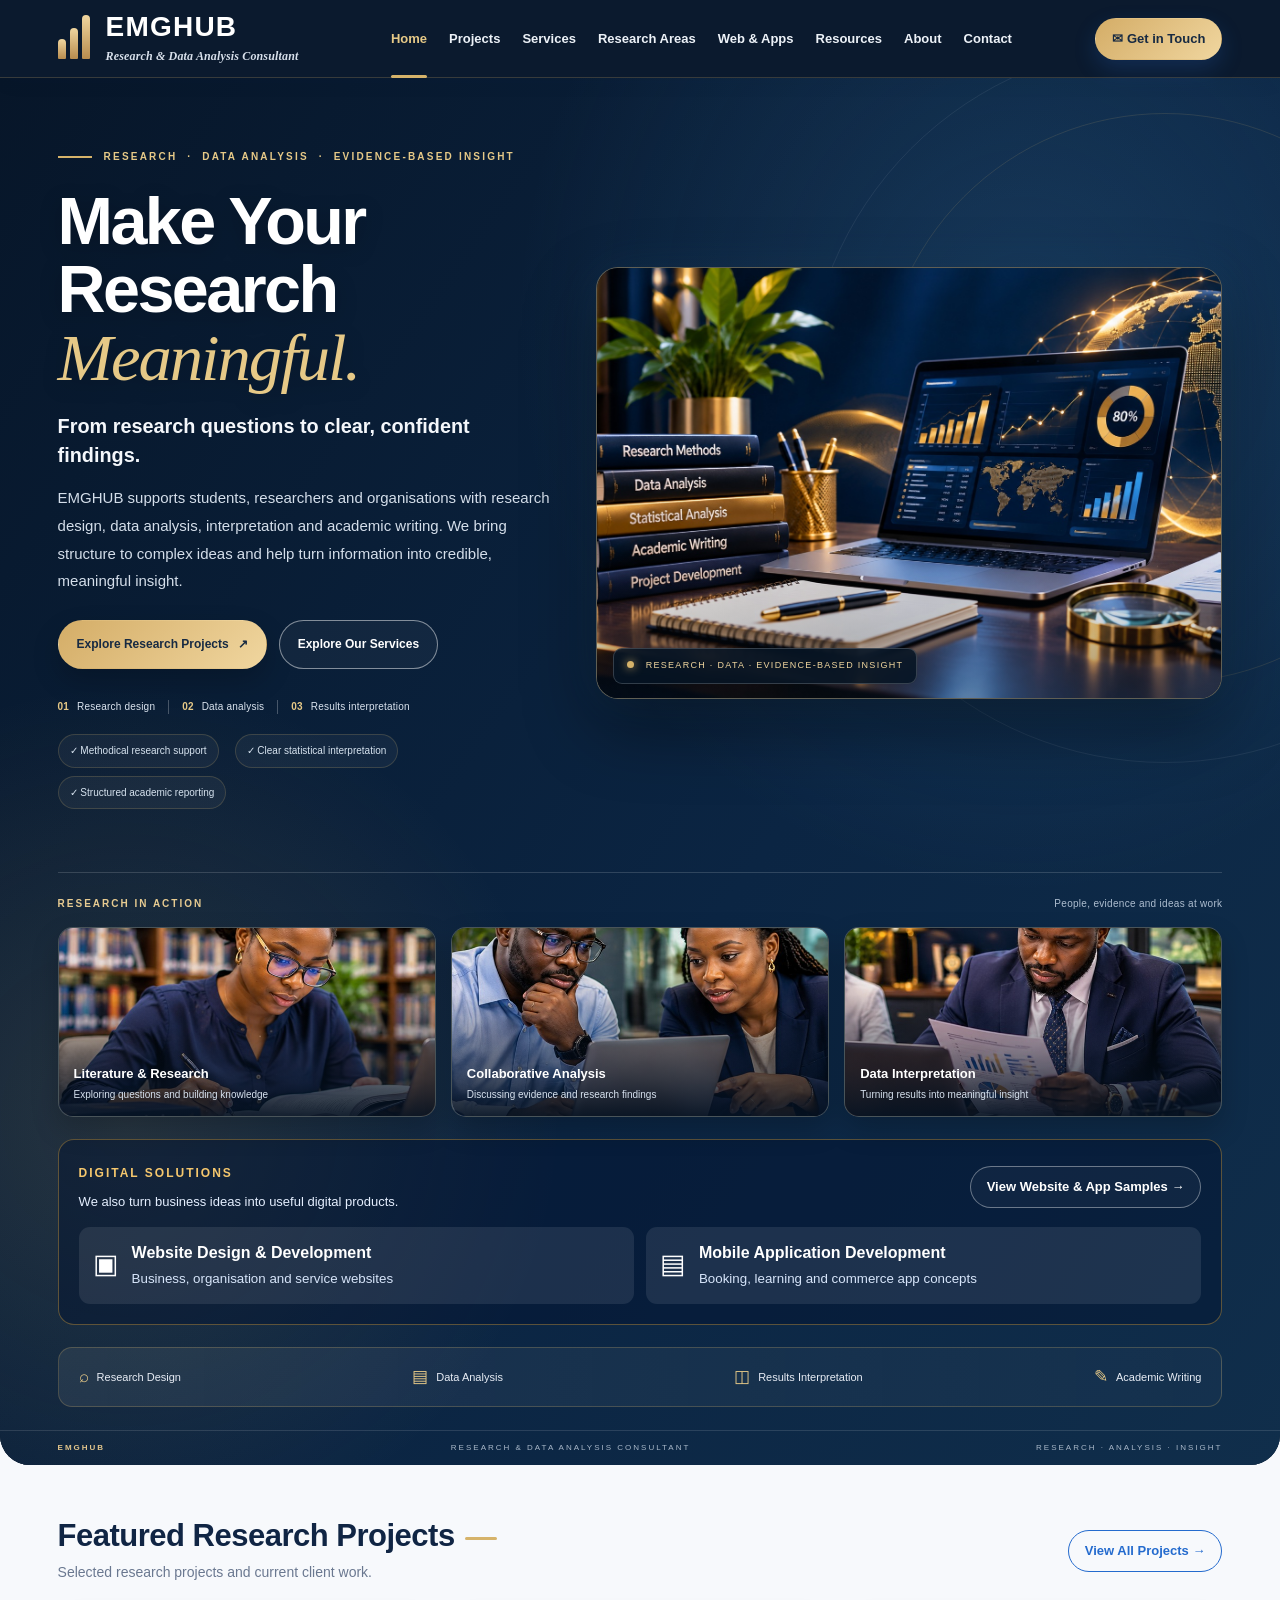
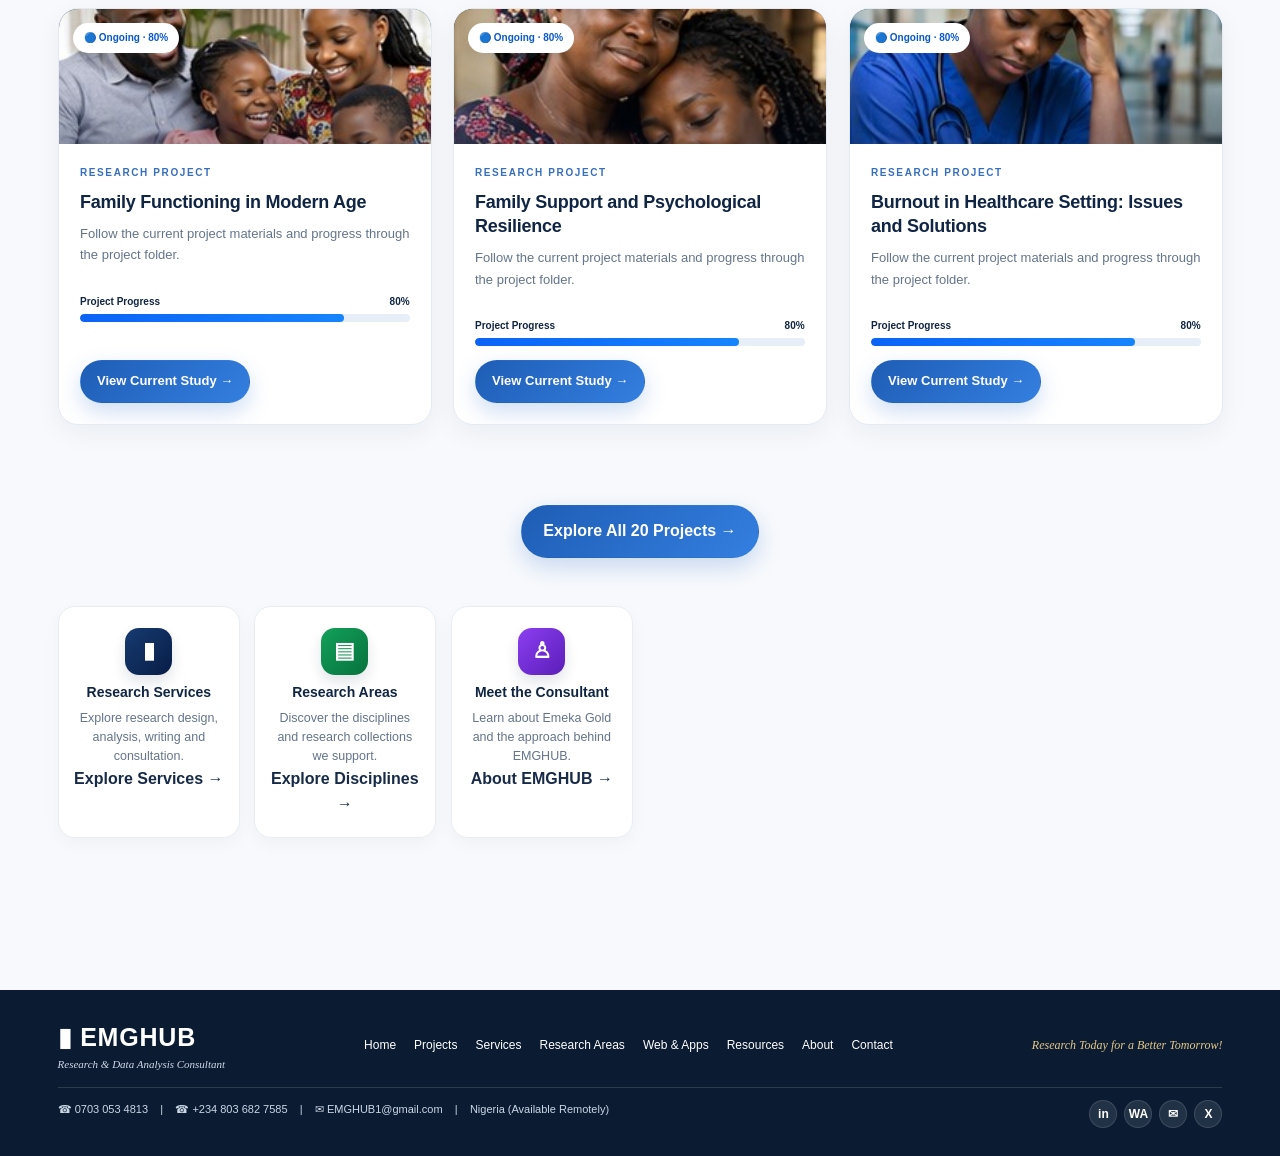
<file: index.html>
<!DOCTYPE html>
<html lang="en"><head>
<meta charset="utf-8"/>
<meta content="width=device-width, initial-scale=1.0" name="viewport"/>
<meta content="Research support, data analysis, academic writing and evidence-based research consultancy." name="description"/>
<title>EMGHUB — Research &amp; Data Analysis Consultant | EMGHUB</title>
<style>
:root{
  --navy:#071b49; --blue:#0b63f6; --blue2:#1684ff; --ink:#10204a;
  --muted:#53627d; --line:#dce7f7; --soft:#f5f9ff; --white:#fff;
  --gold:#f5b63a; --shadow:0 14px 35px rgba(7,27,73,.10);
  --radius:18px;
}
*{box-sizing:border-box}
html{scroll-behavior:smooth}
body{margin:0;font-family:Inter,ui-sans-serif,system-ui,-apple-system,BlinkMacSystemFont,"Segoe UI",Arial,sans-serif;color:var(--ink);background:#fff}
a{text-decoration:none;color:inherit}
button{font:inherit}
.container{width:min(1240px,92%);margin:auto}
.topbar{height:72px;background:#fff;border-bottom:1px solid #e8eef8;display:flex;align-items:center;position:sticky;top:0;z-index:50}
.nav{display:flex;align-items:center;justify-content:space-between;gap:28px}
.brand{display:flex;align-items:center;gap:12px;min-width:250px}
.brandmark{width:39px;height:45px;display:flex;align-items:flex-end;gap:4px}
.brandmark i{display:block;width:9px;background:var(--blue);border-radius:2px 2px 0 0}
.brandmark i:nth-child(1){height:20px}.brandmark i:nth-child(2){height:31px}.brandmark i:nth-child(3){height:44px}
.brand strong{font-size:27px;letter-spacing:.5px;line-height:1;color:var(--navy)}
.brand small{display:block;font-family:Georgia,serif;font-style:italic;font-weight:600;font-size:12px;color:var(--navy);margin-top:3px}
.navlinks{display:flex;align-items:center;gap:27px;font-size:14px;color:#13234c}
.navlinks a{padding:26px 0;position:relative}
.navlinks a:hover,.navlinks a.active{color:var(--blue)}
.navlinks a.active:after{content:"";position:absolute;left:0;right:0;bottom:0;height:3px;background:var(--blue);border-radius:4px}
.btn{display:inline-flex;align-items:center;justify-content:center;gap:9px;border-radius:10px;padding:13px 20px;font-weight:700;border:1px solid transparent;cursor:pointer;transition:.2s}
.btn.primary{background:linear-gradient(135deg,#0b63f6,#167df7);color:#fff;box-shadow:0 8px 20px rgba(11,99,246,.18)}
.btn.primary:hover{transform:translateY(-2px);box-shadow:0 12px 25px rgba(11,99,246,.25)}
.btn.outline{border-color:#fff;color:#fff;background:transparent}
.btn.white{background:#fff;color:var(--navy)}
.btn.small{padding:10px 15px;font-size:13px}
.hero{min-height:495px;position:relative;overflow:hidden;color:#fff;background:#062c67}
.hero:before{content:"";position:absolute;inset:0;background:linear-gradient(90deg,rgba(2,20,49,.78) 0%,rgba(3,38,87,.83) 31%,rgba(3,46,98,.80) 58%,rgba(2,29,63,.55) 100%);z-index:1}
.hero-bg{position:absolute;inset:0;background:
 radial-gradient(circle at 75% 25%,rgba(19,121,255,.25),transparent 30%),
 linear-gradient(120deg,#082b60,#053f86 50%,#061d44)}
.hero-content{position:relative;z-index:2;min-height:495px;display:grid;grid-template-columns:270px 1fr 285px;align-items:center;gap:28px}
.portrait-wrap{height:495px;align-self:end;position:relative;display:flex;align-items:flex-end;justify-content:center;overflow:hidden}
.portrait{width:330px;height:440px;object-fit:cover;object-position:50% 18%;border-radius:160px 160px 0 0;filter:saturate(.98) contrast(1.02);box-shadow:0 0 0 1px rgba(255,255,255,.06)}
.portrait-tag{position:absolute;left:4px;bottom:0;background:rgba(5,30,67,.88);padding:15px 18px;width:205px;border-left:3px solid var(--blue2);border-radius:12px 12px 0 0}
.portrait-tag .script{font-family:"Brush Script MT","Segoe Script",cursive;font-size:27px}
.portrait-tag span{display:block;font-size:14px;margin-top:3px;font-weight:700}
.hero-copy{text-align:left;padding:22px 0}
.kicker{font-size:11px;letter-spacing:7px;font-weight:700;opacity:.9;margin-bottom:12px}
.hero h1{font-size:68px;letter-spacing:1px;margin:0 0 8px;font-weight:900;line-height:.95;text-shadow:0 5px 22px rgba(0,0,0,.22)}
.hero h2{font-family:Georgia,serif;font-style:italic;font-weight:500;font-size:27px;margin:0 0 14px}
.hero p{font-size:15px;line-height:1.55;max-width:570px;margin:0 0 18px;color:#e7f0ff}
.hero-actions{display:flex;gap:12px;flex-wrap:wrap}
.hero-trust{display:flex;gap:25px;margin-top:30px;flex-wrap:wrap}
.trust{display:flex;align-items:center;gap:9px;font-size:13px}
.icon-circle{width:44px;height:44px;border:2px solid #1881ff;border-radius:50%;display:grid;place-items:center;background:rgba(7,70,150,.48);font-size:20px}
.hero-side{height:100%;display:flex;align-items:center;justify-content:flex-end}
.quote-card{max-width:280px}
.quote{font-family:Georgia,serif;font-style:italic;font-size:18px;line-height:1.35;margin-bottom:15px}
.quote-line{width:35px;height:3px;background:#fff;margin-bottom:22px}
.book-stack{display:flex;flex-direction:column;gap:4px;transform:perspective(500px) rotateY(-5deg)}
.book{height:43px;border-radius:5px 10px 10px 5px;background:linear-gradient(90deg,#082750,#0b3e79);border-left:5px solid #126cf2;box-shadow:0 5px 10px rgba(0,0,0,.25);display:flex;align-items:center;padding:0 14px;color:#ffc44d;font-weight:800;font-size:12px;letter-spacing:.4px}
section{padding:22px 0}
.section-head{display:flex;justify-content:space-between;align-items:flex-end;gap:20px;margin-bottom:13px}
.section-head h2{margin:0;font-size:24px;line-height:1.1;color:var(--navy)}
.section-head h2:after{content:"";display:inline-block;width:40px;height:3px;background:var(--blue);margin-left:10px;vertical-align:middle;border-radius:5px}
.section-head p{margin:3px 0 0;color:var(--muted);font-size:13px}
.services{background:#fff}
.grid6{display:grid;grid-template-columns:repeat(6,1fr);gap:9px}
.service{min-height:138px;border:1px solid #edf1f7;background:#fff;border-radius:12px;padding:14px 10px;text-align:center;box-shadow:0 5px 16px rgba(7,27,73,.045);transition:.2s}
.service:hover{transform:translateY(-4px);box-shadow:var(--shadow)}
.tile-icon{width:47px;height:47px;margin:0 auto 8px;border-radius:10px;display:grid;place-items:center;color:#fff;font-size:22px;font-weight:800}
.service h3{font-size:14px;margin:0 0 6px;color:var(--navy)}
.service p{font-size:12px;line-height:1.35;color:var(--muted);margin:0}
.c1{background:linear-gradient(135deg,#173b71,#071d46)}.c2{background:linear-gradient(135deg,#13a05a,#06723d)}
.c3{background:linear-gradient(135deg,#8b3ff1,#5b1db8)}.c4{background:linear-gradient(135deg,#ff7a18,#ef3b0b)}
.c5{background:linear-gradient(135deg,#2184f7,#1457c5)}.c6{background:linear-gradient(135deg,#ff2b71,#cf0750)}
.areas{background:linear-gradient(110deg,#073d78,#062b5b);color:#fff}
.areas .section-head h2,.areas .section-head p{color:#fff}
.area-grid{display:grid;grid-template-columns:repeat(7,1fr);gap:7px}
.area{background:#fff;color:var(--navy);border-radius:9px;padding:9px 6px 10px;text-align:center;min-height:117px;display:flex;flex-direction:column;align-items:center;justify-content:space-between;box-shadow:0 5px 14px rgba(0,0,0,.08)}
.area .tile-icon{width:39px;height:39px;margin:0 auto 4px;font-size:17px}
.area h3{font-size:12px;line-height:1.05;margin:0 0 2px}
.area span{font-size:10px;color:#66728a}
.area a{font-size:11px;color:var(--blue);font-weight:700;margin-top:6px}
.courses{background:#fff}
.course-grid{display:grid;grid-template-columns:repeat(7,1fr);gap:8px}
.course{padding:12px 6px 9px;text-align:center;border:1px solid #edf1f7;border-radius:11px;min-height:113px}
.course .tile-icon{width:42px;height:42px;font-size:18px;margin-bottom:7px}
.course h3{font-size:11.5px;line-height:1.1;margin:0;color:var(--navy)}
.course a{display:inline-block;margin-top:9px;font-size:10.5px;color:var(--blue);font-weight:700}
.about{background:linear-gradient(180deg,#f8fbff,#fff)}
.about-grid{display:grid;grid-template-columns:1.15fr 1fr 1.15fr;gap:22px;align-items:stretch}
.about h2{margin:0 0 12px;color:var(--navy);font-size:24px}
.about p{font-size:13px;line-height:1.6;color:#4f5f79}
.stats{display:grid;grid-template-columns:1fr 1fr;border:1px solid #e6edf7;border-radius:14px;background:#f8fbff;overflow:hidden}
.stat{padding:18px;text-align:center;border-right:1px solid #e5ecf7;border-bottom:1px solid #e5ecf7}
.stat:nth-child(2n){border-right:0}.stat:nth-last-child(-n+2){border-bottom:0}
.stat b{display:block;font-size:23px;color:var(--navy);margin:3px 0}
.stat span{font-size:11px;color:#61708b}
.contact-box{padding-left:4px}
.contact-box h2{margin-bottom:8px}
.contact-box .btn{margin:4px 3px 0 0}
.contact-row{display:flex;gap:8px;flex-wrap:wrap;margin-top:8px}
.process-testimonial{background:#f5f9ff}
.pt-grid{display:grid;grid-template-columns:1.4fr 1fr 1fr;gap:16px}
.process{display:grid;grid-template-columns:repeat(6,1fr);gap:7px}
.step{background:#fff;border:1px solid #e3ebf7;border-radius:10px;padding:12px 6px;text-align:center;min-height:110px;position:relative}
.step:not(:last-child):after{content:"→";position:absolute;right:-12px;top:39px;color:var(--blue);font-weight:900;z-index:2}
.step-icon{font-size:25px;color:var(--blue);margin-bottom:9px}
.step b{display:block;font-size:10px;line-height:1.25}
.testimonial{background:#fff;border:1px solid #e2eaf6;border-radius:13px;padding:18px;box-shadow:0 5px 16px rgba(7,27,73,.04)}
.testimonial .mark{font-size:34px;color:var(--blue);line-height:.7}
.testimonial p{font-family:Georgia,serif;font-style:italic;font-size:13px;line-height:1.5;color:#344465}
.testimonial small{color:#63728b;font-size:10px}
.cta{background:linear-gradient(145deg,#06316d,#0758b4);color:#fff;border-radius:15px;padding:22px;min-height:175px;display:flex;flex-direction:column;justify-content:center}
.cta h3{margin:0 0 7px;font-size:16px}.cta p{font-size:11px;color:#d9e9ff;line-height:1.5;margin:0 0 14px}
.footer{background:#062652;color:#fff;padding:18px 0}
.footer-top{display:flex;align-items:center;justify-content:space-between;gap:20px}
.footer-brand strong{font-size:22px}.footer-brand small{display:block;font-family:Georgia,serif;font-style:italic;font-size:10px}
.footer-links{display:flex;gap:18px;font-size:11px}
.footer-note{font-family:Georgia,serif;font-style:italic;font-size:12px}
.footer-bottom{display:flex;justify-content:space-between;gap:15px;border-top:1px solid rgba(255,255,255,.14);margin-top:14px;padding-top:12px;font-size:11px;color:#dbe8fb}
.socials{display:flex;gap:7px}.social{width:28px;height:28px;border-radius:5px;background:#fff;color:var(--navy);display:grid;place-items:center;font-weight:800;font-size:12px}
@media(max-width:1050px){
 .navlinks{gap:13px}.brand{min-width:auto}.nav .btn{display:none}
 .hero-content{grid-template-columns:220px 1fr}.hero-side{display:none}
 .grid6{grid-template-columns:repeat(3,1fr)}.area-grid{grid-template-columns:repeat(4,1fr)}.course-grid{grid-template-columns:repeat(4,1fr)}
 .about-grid{grid-template-columns:1fr 1fr}.contact-box{grid-column:1/-1}.pt-grid{grid-template-columns:1fr 1fr}.process{grid-template-columns:repeat(3,1fr)}
 .step:not(:last-child):after{display:none}
}
@media(max-width:760px){
 .topbar{height:auto;min-height:66px}.nav{padding:9px 0;flex-wrap:wrap}.navlinks{order:3;width:100%;overflow:auto;justify-content:flex-start;gap:22px}.navlinks a{padding:7px 0;font-size:12px;white-space:nowrap}.navlinks a.active:after{bottom:-1px}
 .brand strong{font-size:22px}.brand small{font-size:9px}
 .hero-content{grid-template-columns:1fr;min-height:auto;padding-top:25px}.hero{min-height:auto}.portrait-wrap{height:300px;order:2}.portrait{width:245px;height:300px}.hero-copy{order:1;text-align:center}.hero h1{font-size:51px}.hero h2{font-size:21px}.hero p{font-size:13px;margin-left:auto;margin-right:auto}.hero-actions,.hero-trust{justify-content:center}.hero-trust{margin-top:18px}.portrait-tag{left:50%;transform:translateX(-50%);bottom:0}
 .grid6{grid-template-columns:repeat(2,1fr)}.area-grid{grid-template-columns:repeat(2,1fr)}.course-grid{grid-template-columns:repeat(2,1fr)}
 .section-head{align-items:flex-start}.section-head .btn{display:none}
 .about-grid,.pt-grid{grid-template-columns:1fr}.process{grid-template-columns:repeat(2,1fr)}
 .footer-top,.footer-bottom{flex-direction:column;align-items:flex-start}.footer-links{flex-wrap:wrap}
}

.projects-section{background:#fff}
.project-grid{display:grid;grid-template-columns:repeat(3,minmax(0,1fr));gap:18px}
.project-card{border:1px solid #e1e9f5;border-radius:16px;overflow:hidden;background:#fff;box-shadow:0 8px 24px rgba(7,27,73,.07);transition:.2s}
.project-card:hover{transform:translateY(-4px);box-shadow:0 15px 32px rgba(7,27,73,.12)}
.project-visual{height:170px;background:linear-gradient(135deg,#062d66,#0b63f6);position:relative;display:grid;place-items:center;overflow:hidden}
.project-image{position:absolute;inset:0;width:100%;height:100%;object-fit:cover;display:block;transition:transform .45s ease}.project-card:hover .project-image{transform:scale(1.045)}.project-visual:after{content:"";position:absolute;inset:45% 0 0;background:linear-gradient(transparent,rgba(4,18,43,.28));pointer-events:none}.project-status{box-shadow:0 3px 12px rgba(0,0,0,.12)}
.project-visual:before{content:"";position:absolute;width:220px;height:220px;border-radius:50%;background:rgba(255,255,255,.08);right:-80px;top:-110px}
.folder-icon{font-size:55px;filter:drop-shadow(0 8px 10px rgba(0,0,0,.18));z-index:1}
.project-status{position:absolute;left:12px;top:12px;background:#fff;color:#0759c9;padding:7px 10px;border-radius:20px;font-size:10px;font-weight:800;z-index:2}
.project-body{padding:17px}
.project-type{font-size:9px;letter-spacing:1.7px;color:var(--blue);font-weight:800}
.project-body h3{font-size:21px;line-height:1.2;color:var(--navy);margin:8px 0}
.project-body p{font-size:12px;line-height:1.5;color:var(--muted);min-height:38px;margin:0 0 14px}
@media(max-width:1050px){.project-grid{grid-template-columns:repeat(2,minmax(0,1fr))}}\n@media(max-width:760px){.project-grid{grid-template-columns:1fr}}

<style>.quality-section{background:#f5f9ff;padding:10px 0}.quality-box{background:linear-gradient(135deg,#062b5d,#0b63c7);border-radius:16px;padding:24px 28px;color:#fff;display:flex;align-items:center;justify-content:space-between;gap:24px;box-shadow:0 12px 30px rgba(7,27,73,.12)}.quality-box h2{font-size:23px;margin:7px 0}.quality-box p{font-size:12px;line-height:1.55;color:#e3efff;margin:0;max-width:760px}.quality-actions{display:flex;gap:9px;flex-wrap:wrap}.project-grid{grid-template-columns:repeat(2,minmax(0,1fr))}@media(max-width:760px){.quality-box{flex-direction:column;align-items:flex-start}.project-grid{grid-template-columns:1fr}}
.chapters-section{background:linear-gradient(180deg,#f7faff 0%,#ffffff 100%);padding:34px 0}
.chapters-card{display:grid;grid-template-columns:minmax(300px,1fr) minmax(280px,1fr);gap:28px;align-items:center;background:#fff;border:1px solid #dfe8f5;border-radius:22px;padding:22px;box-shadow:0 14px 36px rgba(7,27,73,.10)}
.chapters-image{width:100%;display:block;border-radius:16px;box-shadow:0 10px 28px rgba(7,27,73,.14);cursor:pointer;transition:.2s}
.chapters-image:hover{transform:translateY(-3px);box-shadow:0 16px 34px rgba(7,27,73,.18)}
.chapters-copy .project-type{display:inline-block;margin-bottom:5px}
.chapters-copy h2{font-size:30px;line-height:1.12;color:var(--navy);margin:5px 0 12px}
.chapters-copy p{font-size:13px;line-height:1.65;color:var(--muted);margin:0 0 16px}
.chapters-list{display:grid;grid-template-columns:1fr 1fr;gap:9px;margin:0 0 20px;padding:0;list-style:none}
.chapters-list li{font-size:11px;font-weight:700;color:#314563;background:#f4f8fd;border-radius:9px;padding:9px 10px}
.chapters-actions{display:flex;gap:10px;flex-wrap:wrap}
@media(max-width:760px){.chapters-card{grid-template-columns:1fr;padding:14px}.chapters-copy h2{font-size:25px}.chapters-list{grid-template-columns:1fr}.chapters-section{padding:25px 0}}
.turnitin-submit{background:#eef5ff;padding:22px 0}.turnitin-box{background:#fff;border:1px solid #dce9f8;border-radius:18px;padding:26px;display:flex;align-items:center;justify-content:space-between;gap:28px;box-shadow:0 12px 30px rgba(7,27,73,.08)}.turnitin-copy{max-width:760px}.turnitin-copy h2{margin:7px 0 8px;font-size:25px;color:#062b5d}.turnitin-copy p{margin:0;color:#52657d;line-height:1.6;font-size:13px}.turnitin-actions{display:flex;gap:10px;flex-wrap:wrap;min-width:max-content}.btn.whatsapp{background:#1fa855;color:#fff;border-color:#1fa855}.btn.whatsapp:hover{filter:brightness(.95)}@media(max-width:760px){.turnitin-box{flex-direction:column;align-items:flex-start}.turnitin-actions{min-width:0}}

/* Research-led hero redesign */
.hero-research{position:relative;isolation:isolate;min-height:650px;overflow:hidden;border-radius:0 0 34px 34px;background:#0b1d35}
.hero-research:before{background:linear-gradient(100deg,rgba(7,20,39,.98) 0%,rgba(11,31,56,.94) 48%,rgba(15,48,78,.76) 100%);z-index:-1}
.hero-research .hero-bg{background:radial-gradient(ellipse at 78% 42%,rgba(48,111,165,.35),transparent 34%),radial-gradient(circle at 12% 90%,rgba(214,179,106,.12),transparent 27%),linear-gradient(125deg,#09182d,#102d4b 58%,#173d5b)}
.hero-research-content{min-height:650px;display:grid;grid-template-columns:minmax(0,1.02fr) minmax(440px,.98fr);gap:54px;align-items:center;padding-top:30px;padding-bottom:45px}
.hero-research .hero-copy{padding:25px 0;max-width:650px}
.hero-research .kicker{display:flex;align-items:center;gap:12px;letter-spacing:3px;font-size:10px;color:#e7c98e;margin-bottom:23px}
.kicker-line{width:34px;height:2px;background:var(--gold);display:inline-block}
.hero-research h1{font-size:clamp(48px,5.5vw,75px);line-height:1.02;letter-spacing:-2.8px;font-weight:800;max-width:680px;margin:0 0 20px;color:#fff}
.hero-research h1 em{font-family:Georgia,serif;font-weight:500;color:#e3c487;letter-spacing:-2px}
.hero-research h2{font-family:Inter,Arial,sans-serif;font-style:normal;font-weight:650;font-size:clamp(17px,1.6vw,21px);color:#f4f7fb;margin:0 0 15px;line-height:1.5}
.hero-research p{font-size:15px;line-height:1.9;color:#cbd8e7;max-width:590px;margin:0 0 27px}
.hero-research .hero-actions{gap:13px}.hero-research .btn.primary{background:linear-gradient(135deg,#d4ad67,#f0d69f);color:#172a42;box-shadow:0 12px 28px rgba(0,0,0,.18)}.hero-research .btn.outline{border-color:rgba(255,255,255,.38);color:#fff;background:rgba(255,255,255,.035)}
.hero-proof{display:flex;align-items:center;gap:17px;flex-wrap:wrap;margin-top:36px;color:#d4deea;font-size:11px;letter-spacing:.2px}.hero-proof b{color:#e4c88f;margin-right:5px}.hero-proof>i{height:17px;width:1px;background:rgba(255,255,255,.22)}
.analysis-visual{position:relative;min-height:475px;display:flex;align-items:center;justify-content:center;padding:25px 5px}
.visual-glow{position:absolute;width:410px;height:410px;border-radius:50%;background:rgba(56,128,179,.17);filter:blur(45px)}
.visual-label{position:absolute;top:0;right:8%;font-size:9px;letter-spacing:2px;color:#c9d7e6;display:flex;align-items:center;gap:9px}.live-dot{width:7px;height:7px;background:#d9bb7d;border-radius:50%;box-shadow:0 0 0 5px rgba(217,187,125,.12)}
.analysis-window{position:relative;width:min(100%,495px);background:rgba(255,255,255,.97);border:1px solid rgba(255,255,255,.6);border-radius:19px;box-shadow:0 35px 90px rgba(0,0,0,.32);overflow:hidden;transform:perspective(1200px) rotateY(-5deg) rotateX(2deg)}
.window-top{height:45px;background:#f2f5f8;border-bottom:1px solid #e3e9ef;display:flex;align-items:center;padding:0 16px;gap:12px;color:#728096;font-size:8px;letter-spacing:1.5px;font-weight:800}.window-dots{display:flex;gap:5px}.window-dots i{width:6px;height:6px;border-radius:50%;background:#d4ad67}.window-dots i:nth-child(2){background:#9eb4c9}.window-dots i:nth-child(3){background:#6c8aa8}.window-top b{margin-left:auto;color:#193957;font-size:12px;letter-spacing:1px}
.window-body{padding:22px 23px 20px}.window-heading{display:flex;align-items:center;justify-content:space-between;margin-bottom:17px}.window-heading small,.metric-card small,.insight-strip small{display:block;color:#8a97a8;font-size:8px;letter-spacing:1.4px;font-weight:800}.window-heading strong{display:block;color:#172f4a;font-size:19px;margin-top:3px}.window-chip{font-size:8px;letter-spacing:1px;color:#527b70;background:#e9f3ee;padding:7px 9px;border-radius:20px;font-weight:800}
.metric-row{display:grid;grid-template-columns:repeat(3,1fr);gap:9px;margin-bottom:12px}.metric-card{background:#f5f7f9;border:1px solid #e9edf1;border-radius:10px;padding:10px 12px}.metric-card b{display:block;font-size:22px;color:#173958;line-height:1.2;margin:4px 0 1px}.metric-card span{font-size:9px;color:#718095}
.chart-card{border:1px solid #e9edf1;border-radius:11px;padding:12px 13px 10px}.chart-title{display:flex;justify-content:space-between;align-items:center;color:#30465e;font-size:10px;font-weight:750}.chart-title small{font-size:7px;letter-spacing:1px;color:#9aa6b5}.chart-area{height:125px;display:flex;gap:10px;padding:13px 5px 0}.chart-y{display:flex;flex-direction:column;justify-content:space-between;padding:0 0 4px}.chart-y i{width:14px;height:1px;background:#dce4eb}.chart-bars{flex:1;display:flex;align-items:flex-end;justify-content:space-around;gap:10px;border-bottom:1px solid #dce4eb;background:repeating-linear-gradient(to bottom,transparent 0,transparent 29px,#edf1f4 30px)}.chart-bars span{width:7%;border-radius:5px 5px 0 0;background:linear-gradient(180deg,#d9bb7d,#b88c4e);box-shadow:0 3px 8px rgba(184,140,78,.12)}.chart-bars span:nth-child(2n){background:linear-gradient(180deg,#83a9c8,#416f98)}.chart-legend{display:flex;gap:17px;margin-top:9px;color:#7d8998;font-size:8px}.chart-legend i{display:inline-block;width:6px;height:6px;border-radius:2px;background:#c49b60;margin-right:4px}.chart-legend span:nth-child(2) i{background:#6689a8}
.insight-strip{display:flex;align-items:center;gap:10px;background:#f4f7f9;border-radius:10px;padding:11px 13px;margin-top:12px}.insight-icon{width:28px;height:28px;border-radius:8px;background:#173958;color:#e5c78c;display:grid;place-items:center}.insight-strip b{display:block;font-size:10px;color:#203b55;margin-top:2px}.insight-arrow{margin-left:auto;color:#9b7944;font-size:18px}
.floating-note{position:absolute;z-index:2;display:flex;align-items:center;gap:10px;background:rgba(255,255,255,.96);padding:11px 14px;border-radius:12px;box-shadow:0 12px 30px rgba(0,0,0,.18);color:#183550}.floating-note>span{width:31px;height:31px;border-radius:9px;background:#f2eadb;color:#9c7743;display:grid;place-items:center;font-size:18px}.floating-note b{display:block;font-size:10px}.floating-note small{display:block;color:#8290a0;font-size:8px;margin-top:2px}.note-top{top:83px;left:-14px}.note-bottom{bottom:54px;right:-5px}.hero-orbit{position:absolute;border:1px solid rgba(214,179,106,.14);border-radius:50%;pointer-events:none}.orbit-one{width:570px;height:570px;right:-170px;top:35px}.orbit-two{width:720px;height:720px;right:-245px;top:-35px;border-color:rgba(255,255,255,.07)}
.hero-bottom-line{position:absolute;bottom:0;left:0;right:0;height:37px;border-top:1px solid rgba(255,255,255,.12);display:flex;align-items:center;justify-content:space-between;padding:0 4.5%;font-size:8px;letter-spacing:2px;color:#a9b8c9}.hero-bottom-line span:first-child{color:#e2c58b;font-weight:800}
@media(max-width:1050px){.hero-research-content{grid-template-columns:1fr  .9fr;gap:25px}.hero-research h1{font-size:clamp(44px,5vw,62px)}.analysis-window{transform:none}.note-top{left:0}.note-bottom{right:0}}
@media(max-width:760px){.hero-research{min-height:auto;border-radius:0 0 23px 23px}.hero-research-content{grid-template-columns:1fr;min-height:auto;padding-top:55px;padding-bottom:65px;gap:8px}.hero-research .hero-copy{padding:5px 0 12px}.hero-research h1{font-size:clamp(43px,11vw,60px);letter-spacing:-1.8px}.hero-research h2{font-size:17px}.hero-research p{font-size:13px;line-height:1.8}.hero-proof{gap:10px;margin-top:23px;font-size:9px}.analysis-visual{min-height:365px;padding:25px 3px 20px}.analysis-window{width:100%;border-radius:14px}.window-body{padding:16px}.window-heading strong{font-size:16px}.chart-area{height:95px}.note-top{top:5px;left:0}.note-bottom{bottom:2px;right:0}.floating-note{padding:8px 10px}.hero-bottom-line{height:31px;font-size:7px;letter-spacing:1px}.orbit-one,.orbit-two{right:-300px}}


/* EMGHUB hero revision: research workspace graphic, no portrait in hero */
.hero-consultant{min-height:690px;background:#07182d!important;border-radius:0 0 30px 30px;}
.hero-consultant:before{background:linear-gradient(100deg,rgba(5,17,33,.96) 0%,rgba(8,27,49,.88) 48%,rgba(8,27,49,.42) 100%)!important;}
.hero-consultant .hero-bg{background:radial-gradient(ellipse at 78% 42%,rgba(55,112,160,.28),transparent 34%),radial-gradient(circle at 12% 88%,rgba(214,179,106,.13),transparent 27%),linear-gradient(125deg,#071629,#0b2543 58%,#102e4b)!important;}
.hero-consultant .hero-research-content,.hero-consultant .hero-content{min-height:690px;grid-template-columns:minmax(0,.92fr) minmax(0,1.08fr);gap:48px;padding-top:35px;padding-bottom:58px;align-items:center;}
.hero-consultant .hero-copy{max-width:640px;padding:22px 0;}
.hero-consultant .kicker{font-size:10px;letter-spacing:2.6px;margin-bottom:23px;color:#e6c987;}
.hero-consultant h1{font-size:clamp(48px,5.1vw,76px);line-height:1.02;letter-spacing:-2.8px;margin-bottom:18px;}
.hero-consultant h1 em{display:block;font-family:Georgia,serif;color:#e6c987;font-weight:500;}
.hero-consultant h2{font-size:clamp(16px,1.5vw,20px);margin-bottom:13px;color:#f4f7fb;}
.hero-consultant p{font-size:15px;line-height:1.8;margin-bottom:25px;max-width:610px;color:#d4deea;}
.hero-consultant .hero-actions{gap:13px;}
.hero-consultant .hero-actions .btn{font-size:12px;padding:14px 18px;}
.hero-consultant .hero-actions .btn.primary{background:linear-gradient(135deg,#d4ad67,#f0d69f)!important;color:#172a42!important;box-shadow:0 12px 28px rgba(0,0,0,.2);}
.hero-consultant .hero-actions .btn.outline{border-color:rgba(255,255,255,.48);color:#fff;}
.hero-consultant .hero-proof{gap:14px;margin-top:32px;font-size:10px;color:#dbe4ef;}
.hero-consultant .hero-proof b{color:#e6c987;}
.hero-workspace-visual{position:relative;min-width:0;align-self:center;border:1px solid rgba(224,194,132,.34);border-radius:22px;overflow:hidden;box-shadow:0 28px 70px rgba(0,0,0,.42),0 0 50px rgba(63,129,180,.12);background:#0a1d34;}
.hero-workspace-visual:after{content:"";position:absolute;inset:0;background:linear-gradient(90deg,rgba(7,22,41,.08),transparent 40%,rgba(7,22,41,.05)),linear-gradient(0deg,rgba(7,22,41,.24),transparent 28%);pointer-events:none;}
.hero-workspace-visual img{display:block;width:100%;height:450px;object-fit:cover;object-position:center;}
.workspace-caption{position:absolute;z-index:2;left:17px;bottom:15px;padding:10px 13px;border:1px solid rgba(255,255,255,.18);border-radius:9px;background:rgba(5,20,37,.82);backdrop-filter:blur(10px);color:#f0d69f;font-size:9px;letter-spacing:1.5px;}
.workspace-pulse{display:inline-block;width:7px;height:7px;border-radius:50%;background:#d6b36a;box-shadow:0 0 10px #d6b36a;margin-right:8px;}
.hero-consultant .hero-bottom-line{height:35px;}
@media(max-width:1050px){.hero-consultant .hero-research-content,.hero-consultant .hero-content{grid-template-columns:minmax(0,.95fr) minmax(0,1.05fr);gap:25px}.hero-workspace-visual img{height:390px}.hero-consultant h1{font-size:clamp(43px,5vw,62px)}}
@media(max-width:760px){.hero-consultant{min-height:auto;border-radius:0 0 23px 23px}.hero-consultant .hero-research-content,.hero-consultant .hero-content{grid-template-columns:1fr;min-height:auto;padding-top:48px;padding-bottom:62px;gap:28px}.hero-consultant .hero-copy{order:1;padding:0;text-align:left}.hero-consultant h1{font-size:clamp(43px,11vw,62px)}.hero-consultant p{font-size:14px}.hero-workspace-visual{order:2;width:100%;}.hero-workspace-visual img{height:auto;aspect-ratio:4/3;object-fit:cover}.hero-consultant .hero-proof{gap:9px;margin-top:24px;font-size:9px}.hero-consultant .hero-proof>i{display:none}.hero-consultant .hero-actions{display:flex}.hero-consultant .hero-actions .btn{font-size:11px;padding:12px 14px}}
@media(max-width:480px){.hero-consultant .hero-actions{display:grid;grid-template-columns:1fr}.hero-consultant .hero-actions .btn{width:100%}.hero-workspace-visual img{aspect-ratio:1/1.02}.workspace-caption{left:10px;bottom:10px;font-size:7px;letter-spacing:1px;padding:8px 10px}}

</style>
<style>
/* EMGHUB premium navy visual refresh */
:root{--navy:#102544;--blue:#246BCE;--blue2:#4D91F2;--ink:#172B49;--muted:#64748b;--line:#e2eaf4;--soft:#f5f7fb;--gold:#D6B36A;--shadow:0 18px 44px rgba(16,37,68,.10);--radius:20px}
html{scroll-behavior:smooth;scroll-padding-top:92px}
body{font-family:Inter,"Segoe UI",Arial,sans-serif;line-height:1.55;color:var(--ink);background:#f7f9fc}
.container{width:min(1240px,91%)}
.topbar{height:78px;background:rgba(255,255,255,.96);backdrop-filter:blur(14px);border-bottom:1px solid rgba(16,37,68,.08);box-shadow:0 5px 22px rgba(16,37,68,.035)}
.brand{gap:13px}.brandmark{width:35px;height:40px;gap:4px}.brandmark i{width:8px;background:linear-gradient(180deg,var(--blue2),var(--navy));border-radius:4px 4px 1px 1px}.brand strong{font-size:28px;letter-spacing:1.2px;color:var(--navy)}.brand small{font-size:12px;color:#64748b;letter-spacing:.15px}
.navlinks{gap:22px;font-size:13px;font-weight:650;color:#31435e}.navlinks a{padding:29px 0;transition:color .2s}.navlinks a.active:after{height:3px;background:var(--gold)}
.btn{border-radius:999px;padding:13px 21px;transition:transform .25s ease,box-shadow .25s ease,background .25s ease}.btn.primary{background:linear-gradient(135deg,#1e5db5,#347fe0);box-shadow:0 9px 22px rgba(36,107,206,.22)}.btn.primary:hover{transform:translateY(-2px);box-shadow:0 14px 28px rgba(36,107,206,.3)}.btn.outline{border-color:rgba(255,255,255,.6)}.btn.small{padding:10px 16px}
.hero{min-height:560px;background:#102544;border-radius:0 0 30px 30px}.hero:before{background:linear-gradient(90deg,rgba(8,24,47,.72),rgba(16,37,68,.70) 45%,rgba(16,37,68,.52))}.hero-bg{background:radial-gradient(circle at 72% 18%,rgba(214,179,106,.16),transparent 24%),radial-gradient(circle at 82% 70%,rgba(77,145,242,.28),transparent 30%),linear-gradient(125deg,#0b1c35,#153c69 58%,#102544)}.hero-content{min-height:560px;grid-template-columns:285px minmax(0,1fr) 245px;gap:34px}.portrait-wrap{height:560px}.portrait{height:475px;width:330px;border-radius:170px 170px 0 0;box-shadow:0 0 0 7px rgba(255,255,255,.06),0 20px 45px rgba(0,0,0,.22)}.portrait-tag{background:rgba(8,24,47,.9);border-left-color:var(--gold);border-radius:14px 14px 0 0}.kicker{letter-spacing:4.5px;color:#e9d3a2}.hero h1{font-size:clamp(56px,6vw,78px);letter-spacing:1.5px}.hero h2{font-size:clamp(22px,2.2vw,29px);color:#f0d8a5;line-height:1.25}.hero p{font-size:15px;line-height:1.8;color:#e1e9f4}.hero-trust{gap:18px}.icon-circle{border-color:rgba(214,179,106,.75);background:rgba(255,255,255,.07);color:#f0d8a5}.quote{font-size:19px;line-height:1.55}.quote-line{background:var(--gold)}.book{background:linear-gradient(90deg,#102544,#1c4775);border-left-color:var(--gold);color:#f0d8a5}
section{padding:54px 0}.section-head{margin-bottom:25px;align-items:center}.section-head h2{font-size:clamp(24px,2.5vw,31px);letter-spacing:-.5px}.section-head h2:after{width:32px;background:var(--gold);height:3px}.section-head p{font-size:14px;color:#6a7890;margin-top:8px}
.projects-section{background:#f7f9fc}.project-grid{grid-template-columns:repeat(3,minmax(0,1fr));gap:22px}.project-card{border:1px solid #e4eaf2;border-radius:20px;box-shadow:0 8px 26px rgba(16,37,68,.055);display:flex;flex-direction:column;animation:softRise .65s both}.project-card:hover{transform:translateY(-5px);box-shadow:0 20px 38px rgba(16,37,68,.12);border-color:#c9d9ee}.project-visual{height:135px;background:radial-gradient(circle at 85% 5%,rgba(214,179,106,.28),transparent 30%),linear-gradient(135deg,#102544,#24558b)}.project-visual:before{width:260px;height:260px;background:rgba(255,255,255,.055)}.folder-icon{font-size:47px;filter:drop-shadow(0 5px 10px rgba(0,0,0,.15))}.project-status{left:14px;top:14px;padding:7px 11px;font-size:10px;box-shadow:0 4px 12px rgba(0,0,0,.08)}.project-body{padding:21px;display:flex;flex-direction:column;flex:1}.project-type{font-size:10px;letter-spacing:1.6px;color:#356fbd}.project-body h3{font-size:18px;line-height:1.35;letter-spacing:-.25px;margin:9px 0;color:#102544}.project-body p{font-size:13px;line-height:1.65;min-height:42px}.project-body .btn{align-self:flex-start;margin-top:auto}.project-body>div[style*="margin:10px"]{margin-top:14px!important}
.services{background:#fff}.grid6{gap:15px}.service{min-height:160px;border:1px solid #e8edf4;border-radius:17px;padding:21px 14px;box-shadow:0 6px 18px rgba(16,37,68,.035)}.service:hover{border-color:#cbdcf1;transform:translateY(-5px)}.tile-icon{border-radius:14px;box-shadow:0 7px 14px rgba(16,37,68,.12)}.service h3{font-size:14px;line-height:1.4}.service p{font-size:12.5px;line-height:1.55}
.areas{background:linear-gradient(130deg,#102544,#163f6c);padding:56px 0}.areas .section-head h2:after{background:var(--gold)}.area-grid{gap:12px}.area{border-radius:15px;min-height:135px;padding:15px 9px 13px;box-shadow:0 8px 20px rgba(0,0,0,.12);transition:transform .22s,box-shadow .22s}.area:hover{transform:translateY(-4px);box-shadow:0 14px 24px rgba(0,0,0,.18)}.area h3{font-size:12.5px;line-height:1.25}.area span{font-size:10.5px}.area a{font-size:11px}
.chapters-section{padding:55px 0;background:linear-gradient(180deg,#f5f7fb,#fff)}.chapters-card{gap:34px;padding:28px;border-radius:24px;border-color:#e3eaf3;box-shadow:var(--shadow)}.chapters-image{border-radius:18px}.chapters-copy h2{font-size:clamp(27px,3vw,36px);letter-spacing:-.7px}.chapters-copy p{font-size:14px;line-height:1.8}.chapters-list li{background:#f3f6fa;border:1px solid #e9eef5;border-radius:11px;padding:11px}
.turnitin-submit{padding:34px 0;background:#edf3fa}.turnitin-box{border-radius:22px;padding:30px 32px;box-shadow:var(--shadow);border-color:#e3eaf3}.turnitin-copy h2{font-size:clamp(23px,2.5vw,30px);color:var(--navy)}.turnitin-copy p{font-size:14px;line-height:1.8}.quality-section{padding:28px 0;background:#fff}.quality-box{border-radius:22px;padding:32px;background:radial-gradient(circle at 90% 0,rgba(214,179,106,.2),transparent 25%),linear-gradient(130deg,#102544,#1c4a7b);box-shadow:var(--shadow)}.quality-box h2{font-size:27px}.quality-box p{font-size:13.5px;line-height:1.8}
.about{background:#fff;padding:60px 0}.about-grid{gap:28px}.about h2{font-size:27px}.about p{font-size:14px;line-height:1.8}.stats{border-radius:18px;background:#f7f9fc;border-color:#e7edf5}.stat{padding:22px 15px}.stat b{font-size:26px}.stat span{font-size:12px}.contact-box{padding:10px 0 10px 8px}.contact-box h2{font-size:26px}.contact-row{gap:9px}
.process-testimonial{background:#f2f5fa;padding:58px 0}.pt-grid{gap:23px;grid-template-columns:1.35fr 1fr .9fr}.process{gap:9px}.step{border-radius:13px;padding:15px 8px;min-height:120px;box-shadow:0 5px 16px rgba(16,37,68,.035)}.step-icon{color:#2b69b6}.testimonial{border:1px solid #e3eaf3;border-radius:17px;padding:22px;box-shadow:0 9px 22px rgba(16,37,68,.055)}.testimonial .mark{color:var(--gold);font-size:40px}.testimonial p{font-size:14px;line-height:1.75}.testimonial small{font-size:11px}.cta{background:radial-gradient(circle at 100% 0,rgba(214,179,106,.2),transparent 32%),linear-gradient(145deg,#102544,#1d5288);border-radius:20px;padding:27px;min-height:210px}.cta h3{font-size:19px;line-height:1.4}.cta p{font-size:13px;line-height:1.7}
.footer{background:#0a1b32;padding:28px 0}.footer-brand strong{font-size:25px;letter-spacing:.8px}.footer-brand small{font-size:11px;color:#d0dae8}.footer-links{gap:18px;flex-wrap:wrap;font-size:12px}.footer-links a:hover{color:#e6c987}.footer-note{color:#e6c987}.footer-bottom{font-size:11px;color:#cbd7e6;line-height:1.8}.social{border-radius:50%;background:rgba(255,255,255,.1);color:#fff;border:1px solid rgba(255,255,255,.12)}
@keyframes softRise{from{opacity:0;transform:translateY(10px)}to{opacity:1;transform:translateY(0)}}
@media(max-width:1050px){.hero-content{grid-template-columns:220px minmax(0,1fr);gap:25px}.hero-side{display:none}.project-grid{grid-template-columns:repeat(2,minmax(0,1fr))}.pt-grid{grid-template-columns:1fr 1fr}.pt-grid>div:first-child{grid-column:1/-1}.process{grid-template-columns:repeat(3,1fr)}.grid6{grid-template-columns:repeat(3,1fr)}.area-grid{grid-template-columns:repeat(4,1fr)}}
@media(max-width:760px){.topbar{min-height:70px}.nav{padding:10px 0}.navlinks{gap:18px}.hero{border-radius:0 0 22px 22px}.hero-content{grid-template-columns:1fr;min-height:auto;padding-top:30px;gap:12px}.hero-copy{padding:18px 0 0}.hero h1{font-size:clamp(46px,12vw,62px)}.hero h2{font-size:22px}.hero-trust{gap:12px}.trust{font-size:11px}.icon-circle{width:37px;height:37px}.portrait-wrap{height:290px;order:2}.portrait{width:235px;height:290px}.hero p{font-size:13.5px}.section-head{align-items:flex-start}.section-head .btn{display:none}section{padding:40px 0}.project-grid{grid-template-columns:1fr;gap:16px}.project-visual{height:120px}.project-body{padding:19px}.project-body h3{font-size:19px}.grid6,.area-grid{grid-template-columns:repeat(2,minmax(0,1fr))}.service{min-height:150px}.chapters-card{grid-template-columns:1fr;padding:15px;gap:22px}.chapters-copy h2{font-size:27px}.turnitin-box{padding:23px;align-items:flex-start}.turnitin-actions{min-width:0}.quality-box{padding:24px}.about-grid,.pt-grid{grid-template-columns:1fr}.pt-grid>div:first-child{grid-column:auto}.process{grid-template-columns:repeat(2,1fr)}.footer-top,.footer-bottom{flex-direction:column;align-items:flex-start}.footer-links{gap:12px}.contact-row .btn{max-width:100%;font-size:12px}}
@media(prefers-reduced-motion:reduce){html{scroll-behavior:auto}*,*::before,*::after{animation-duration:.01ms!important;animation-iteration-count:1!important;transition-duration:.01ms!important;scroll-behavior:auto!important}}

</style>
<style>
/* Expanded research-led hero: no portrait; workspace graphic plus real-world research scenes */
.topbar{background:rgba(7,22,42,.98)!important;border-bottom:1px solid rgba(214,179,106,.22)!important}
.topbar .brand strong{color:#fff!important}.topbar .brand small{color:#d8e0eb!important}
.topbar .brandmark i{background:linear-gradient(180deg,#f0d69f,#b88c4e)!important}
.topbar .navlinks a{color:#edf2f8!important}.topbar .navlinks a:hover,.topbar .navlinks a.active{color:#e6c987!important}
.topbar .btn.primary{background:linear-gradient(135deg,#d4ad67,#f0d69f)!important;color:#172a42!important}
.hero-expanded{min-height:0!important;padding:0 0 36px;background:#07182d!important;border-radius:0 0 30px 30px;overflow:hidden}
.hero-expanded:before{background:linear-gradient(110deg,rgba(5,17,33,.94),rgba(8,27,49,.82) 55%,rgba(8,27,49,.58))!important}
.hero-expanded .hero-bg{background:radial-gradient(ellipse at 80% 18%,rgba(55,112,160,.28),transparent 35%),radial-gradient(circle at 10% 75%,rgba(214,179,106,.14),transparent 28%),linear-gradient(125deg,#071629,#0b2543 58%,#102e4b)!important}
.hero-expanded-inner{position:relative;z-index:2;padding-top:58px;padding-bottom:22px}
.hero-main-grid{display:grid;grid-template-columns:minmax(0,.88fr) minmax(0,1.12fr);gap:46px;align-items:center}
.hero-expanded .hero-copy{max-width:650px;padding:12px 0 20px}
.hero-expanded .kicker{font-size:10px;letter-spacing:2.2px;margin-bottom:23px;color:#e6c987;line-height:1.7}
.hero-expanded h1{font-size:clamp(46px,5.2vw,76px);line-height:1.02;letter-spacing:-2.6px;margin:0 0 20px;color:#fff}
.hero-expanded h1 em{display:block;font-family:Georgia,serif;color:#e6c987;font-weight:500}
.hero-expanded h2{font-size:clamp(16px,1.55vw,21px);line-height:1.5;color:#f4f7fb;margin:0 0 13px;font-weight:650}
.hero-expanded p{font-size:15px;line-height:1.85;margin:0 0 25px;max-width:620px;color:#d4deea}
.hero-expanded .hero-actions{display:flex;gap:12px;flex-wrap:wrap}
.hero-expanded .hero-actions .btn{font-size:12px;padding:14px 18px}
.hero-expanded .hero-actions .btn.primary{background:linear-gradient(135deg,#d4ad67,#f0d69f)!important;color:#172a42!important;box-shadow:0 12px 28px rgba(0,0,0,.2)}
.hero-expanded .hero-actions .btn.outline{border-color:rgba(255,255,255,.48);color:#fff;background:rgba(255,255,255,.04)}
.hero-expanded .hero-proof{display:flex;gap:13px;align-items:center;flex-wrap:wrap;margin-top:30px;font-size:10px;color:#dbe4ef}
.hero-expanded .hero-proof b{color:#e6c987}.hero-expanded .hero-proof>i{height:14px;width:1px;background:rgba(255,255,255,.25)}
.hero-mini-points{display:flex;gap:8px 16px;flex-wrap:wrap;margin-top:20px;color:#d7e3ef;font-size:10px}
.hero-mini-points span{border:1px solid rgba(214,179,106,.2);background:rgba(255,255,255,.045);border-radius:20px;padding:8px 11px}
.hero-workspace-visual{position:relative;min-width:0;align-self:center;border:1px solid rgba(224,194,132,.4);border-radius:22px;overflow:hidden;box-shadow:0 28px 70px rgba(0,0,0,.42),0 0 50px rgba(63,129,180,.14);background:#0a1d34}
.hero-workspace-visual:after{content:"";position:absolute;inset:0;background:linear-gradient(0deg,rgba(7,22,41,.34),transparent 34%);pointer-events:none}
.hero-workspace-visual img{display:block;width:100%;height:430px;object-fit:cover;object-position:center}
.workspace-caption{position:absolute;z-index:2;left:16px;bottom:14px;padding:10px 13px;border:1px solid rgba(255,255,255,.18);border-radius:9px;background:rgba(5,20,37,.86);color:#f0d69f;font-size:9px;letter-spacing:1.3px}
.workspace-pulse{display:inline-block;width:7px;height:7px;border-radius:50%;background:#d6b36a;box-shadow:0 0 10px #d6b36a;margin-right:8px}
.research-in-action{margin-top:43px;padding-top:23px;border-top:1px solid rgba(255,255,255,.15)}
.research-strip-heading{display:flex;align-items:center;justify-content:space-between;margin-bottom:15px;color:#e7cb91;font-size:10px;font-weight:800;letter-spacing:2px}
.research-strip-heading small{font-size:10px;letter-spacing:.3px;font-weight:400;color:#aebed0}
.research-photo-grid{display:grid;grid-template-columns:repeat(3,minmax(0,1fr));gap:15px}
.research-photo-card{position:relative;min-width:0;height:190px;border:1px solid rgba(224,194,132,.27);border-radius:15px;overflow:hidden;background:#102b48;box-shadow:0 12px 28px rgba(0,0,0,.2)}
.research-photo-card img{width:100%;height:100%;display:block;object-fit:cover;transition:transform .5s ease}
.research-photo-card:hover img{transform:scale(1.045)}
.research-photo-card:after{content:"";position:absolute;inset:35% 0 0;background:linear-gradient(0deg,rgba(4,17,33,.93),transparent);pointer-events:none}
.research-photo-card>div{position:absolute;z-index:1;left:15px;right:12px;bottom:13px;display:flex;flex-direction:column;gap:3px;color:#fff}
.research-photo-card b{font-size:13px}.research-photo-card span{font-size:10px;color:#d7e2ef}
.hero-service-ribbon{display:flex;justify-content:space-between;gap:12px;flex-wrap:wrap;margin-top:22px;padding:16px 20px;border:1px solid rgba(214,179,106,.25);border-radius:14px;background:linear-gradient(90deg,rgba(255,255,255,.07),rgba(255,255,255,.025));color:#e8edf5}
.hero-service-ribbon span{display:flex;align-items:center;gap:8px;font-size:11px}.hero-service-ribbon i{font-style:normal;color:#e6c987;font-size:17px}
.hero-expanded .hero-bottom-line{height:35px}
@media(max-width:1000px){.hero-main-grid{grid-template-columns:1fr 1fr;gap:25px}.hero-workspace-visual img{height:365px}.research-photo-card{height:165px}}
@media(max-width:760px){.hero-expanded{border-radius:0 0 23px 23px;padding-bottom:28px}.hero-expanded-inner{padding-top:42px}.hero-main-grid{grid-template-columns:1fr;gap:25px}.hero-expanded .hero-copy{padding:0}.hero-expanded h1{font-size:clamp(43px,10vw,60px)}.hero-expanded p{font-size:14px}.hero-workspace-visual{order:2}.hero-workspace-visual img{height:auto;aspect-ratio:16/10}.research-in-action{margin-top:30px}.research-photo-grid{grid-template-columns:1fr;gap:12px}.research-photo-card{height:210px}.research-strip-heading{align-items:flex-start;gap:8px;flex-direction:column}.hero-service-ribbon{display:grid;grid-template-columns:1fr 1fr;padding:14px}.hero-expanded .hero-proof{gap:9px;font-size:9px;margin-top:22px}.hero-expanded .hero-proof>i{display:none}}
@media(max-width:480px){.hero-expanded .hero-actions{display:grid;grid-template-columns:1fr}.hero-expanded .hero-actions .btn{width:100%;text-align:center}.hero-expanded .hero-mini-points{font-size:9px}.hero-expanded .hero-mini-points span{padding:7px 9px}.hero-workspace-visual img{aspect-ratio:4/3}.research-photo-card{height:190px}.hero-service-ribbon{font-size:10px}}
</style>
<style id="emghub-motion-system">
/* EMGHUB premium motion system: subtle, accessible and lightweight */
@keyframes emgFadeUp{from{opacity:0;transform:translateY(24px)}to{opacity:1;transform:translateY(0)}}
@keyframes emgSoftFloat{0%,100%{transform:translateY(0)}50%{transform:translateY(-9px)}}
@keyframes emgGlow{0%,100%{box-shadow:0 28px 70px rgba(0,0,0,.42),0 0 28px rgba(214,179,106,.08)}50%{box-shadow:0 30px 76px rgba(0,0,0,.42),0 0 44px rgba(214,179,106,.2)}}
@keyframes emgPulse{0%,100%{opacity:.75;box-shadow:0 0 0 0 rgba(214,179,106,.4)}50%{opacity:1;box-shadow:0 0 0 7px rgba(214,179,106,0)}}
html.motion-ready .hero-copy .kicker{animation:emgFadeUp .7s .08s both}
html.motion-ready .hero-copy h1{animation:emgFadeUp .8s .18s both}
html.motion-ready .hero-copy h2{animation:emgFadeUp .8s .28s both}
html.motion-ready .hero-copy>p{animation:emgFadeUp .8s .38s both}
html.motion-ready .hero-actions{animation:emgFadeUp .8s .48s both}
html.motion-ready .hero-proof,html.motion-ready .hero-mini-points{animation:emgFadeUp .8s .58s both}
.hero-workspace-visual{animation:emgGlow 7s ease-in-out infinite}
.hero-workspace-visual img{transition:transform 1.2s ease;}
.hero-workspace-visual:hover img{transform:scale(1.035)}
.workspace-pulse{animation:emgPulse 2.4s ease-in-out infinite}
.hero-orbit{animation:emgSoftFloat 12s ease-in-out infinite}
.hero-orbit.orbit-two{animation-delay:-5s}
.research-photo-card{transition:transform .45s ease,box-shadow .45s ease,border-color .45s ease}
.research-photo-card:hover{transform:translateY(-7px);box-shadow:0 20px 42px rgba(4,20,42,.22)}
.research-photo-card img{transition:transform .75s cubic-bezier(.2,.7,.2,1)}
.research-photo-card:hover img{transform:scale(1.055)}
.hero-service-ribbon>span{transition:color .25s ease,transform .25s ease}
.hero-service-ribbon>span:hover{color:var(--gold);transform:translateY(-3px)}
.btn{position:relative;overflow:hidden}
.btn:after{content:"";position:absolute;inset:0;transform:translateX(-130%);background:linear-gradient(110deg,transparent 25%,rgba(255,255,255,.25) 50%,transparent 75%);transition:transform .65s ease;pointer-events:none}
.btn:hover:after{transform:translateX(130%)}
.project-card,.service,.area,.course,.step,.stat,.testimonial,.chapters-card,.quality-box,.turnitin-box,.detail-card,.photo-frame,.profile-copy,.contact-band .contact-row{will-change:opacity,transform}
html.motion-ready .reveal-on-scroll{opacity:0;transform:translateY(25px);transition:opacity .7s ease,transform .7s cubic-bezier(.2,.7,.2,1);transition-delay:var(--reveal-delay,0ms)}
html.motion-ready .reveal-on-scroll.is-visible{opacity:1;transform:translateY(0)}
html.motion-ready .project-card.reveal-on-scroll{animation:none}
html.motion-ready .project-card .project-visual img{transition:transform .65s ease}
.project-card:hover .project-visual img{transform:scale(1.06)}
.project-card .project-visual{overflow:hidden}
.project-card [style*="height:8px"]>div{transform:scaleX(0);transform-origin:left center;transition:transform 1.15s cubic-bezier(.2,.7,.2,1)}
.project-card.is-visible [style*="height:8px"]>div{transform:scaleX(1)}
.navlinks a:after{transition:width .25s ease,background .25s ease}
@media(prefers-reduced-motion:reduce){*,*::before,*::after{scroll-behavior:auto!important;animation-duration:.01ms!important;animation-iteration-count:1!important;transition-duration:.01ms!important}.hero-workspace-visual{animation:none!important}html.motion-ready .reveal-on-scroll{opacity:1;transform:none}}
</style>
<style>
.page-intro{padding:58px 0 48px;background:linear-gradient(125deg,#071b49,#103d70);color:#fff;position:relative;overflow:hidden}
.page-intro:after{content:"";position:absolute;width:420px;height:420px;border:1px solid rgba(245,182,58,.22);border-radius:50%;right:-100px;top:-230px;box-shadow:0 0 0 35px rgba(245,182,58,.035),0 0 0 75px rgba(245,182,58,.025)}
.page-intro .kicker{letter-spacing:3px;color:#f5c76d;font-size:10px;font-weight:800;margin-bottom:10px}
.page-intro h1{font-size:clamp(34px,5vw,52px);line-height:1.1;margin:0 0 10px;color:#fff}
.page-intro p{max-width:720px;margin:0;color:#dce7f6;font-size:15px;line-height:1.7}
.page-content{padding:48px 0 62px;min-height:48vh}
.page-note{padding:24px;border-radius:18px;background:#f5f8fc;border:1px solid #e5ebf3;margin-top:28px}
.footer a:hover{color:#f5c76d}
@media(max-width:760px){.page-intro{padding:42px 0 36px}.page-content{padding:32px 0 45px}}
</style><style id="emghub-mobile-compat">/* EMGHUB responsive compatibility layer */
*,*::before,*::after{box-sizing:border-box}
html{width:100%;overflow-x:hidden;-webkit-text-size-adjust:100%;scroll-behavior:smooth}
body{width:100%;max-width:100%;overflow-x:hidden;margin:0}
img,svg,video,iframe{max-width:100%;height:auto}
button,input,select,textarea{font:inherit;max-width:100%}
pre,code{max-width:100%;overflow-x:auto}
@media(max-width:760px){
  body{font-size:15px}
  .container,.content,.section,.wrap{width:min(100% - 32px,100%);max-width:100%;margin-left:auto;margin-right:auto}
  .topbar{height:auto;min-height:0;position:sticky;top:0}
  .nav{width:92%;gap:10px;flex-wrap:wrap;padding:10px 0}
  .navlinks,.links{order:3;display:flex;flex:0 0 100%;width:100%;max-width:100%;gap:8px 16px;overflow-x:auto;overflow-y:hidden;white-space:nowrap;padding:7px 0 9px;scrollbar-width:thin;-webkit-overflow-scrolling:touch}
  .navlinks a,.links a{white-space:nowrap;flex:0 0 auto;padding:7px 0;font-size:12px}
  .nav .btn{display:none}
  .hero,.hero-content{min-height:0}
  .hero{padding-top:38px;padding-bottom:38px}
  .hero-content{grid-template-columns:minmax(0,1fr)!important;gap:20px;padding-top:18px;padding-bottom:18px}
  .hero-copy,.hero-text{min-width:0}
  .hero h1{font-size:clamp(32px,9vw,48px);line-height:1.08;overflow-wrap:anywhere}
  .hero h2{font-size:clamp(19px,5vw,25px)}
  .hero p{font-size:14px;line-height:1.65}
  .hero-actions,.hero-trust{flex-wrap:wrap;gap:10px;justify-content:center}
  .portrait-wrap{max-width:100%;height:auto}
  .portrait{max-width:100%;height:auto}
  .project-grid,.grid,.grid3,.grid4,.grid6,.area-grid,.course-grid,.pt-grid,.process,.about-grid,.contact-grid,.service-grid,.demo-grid,.app-grid{grid-template-columns:1fr!important}
  .project-card,.service,.box,.card{min-width:0}
  .section{padding-top:42px;padding-bottom:42px}
  .section-head{flex-wrap:wrap;gap:12px}
  .section-head h2{font-size:clamp(23px,6vw,32px)}
  .footer-top,.footer-bottom{flex-direction:column;align-items:flex-start;gap:18px}
  .footer-links{display:flex;flex-wrap:wrap;gap:12px}
  .research-strip,.photo-grid,.research-grid{grid-template-columns:1fr 1fr!important}
  .research-strip img,.photo-grid img,.research-grid img{width:100%;height:150px;object-fit:cover}
  .digital-hero,.portfolio-hero{padding:42px 20px}
  .phone-grid{grid-template-columns:1fr!important;justify-items:center}
  .phone-mockup{max-width:min(100%,310px)}
  .table-wrap{max-width:100%;overflow-x:auto}
  table{min-width:560px}
  .btn,a.btn{min-height:42px}
}
@media(max-width:420px){
  .container{width:calc(100% - 26px)}
  .brand{min-width:0;max-width:100%}
  .brand strong{font-size:20px}
  .hero h1{font-size:34px}
  .research-strip,.photo-grid,.research-grid{grid-template-columns:1fr!important}
  .research-strip img,.photo-grid img,.research-grid img{height:190px}
  .btn{padding:11px 14px}
}
</style>
</head><body><header class="topbar">
<div class="container nav">
<a class="brand" href="index.html">
<span class="brandmark"><i></i><i></i><i></i></span>
<span><strong>EMGHUB</strong><small>Research &amp; Data Analysis Consultant</small></span>
</a>
<nav class="navlinks">
<a class="active" data-page="index" href="index.html">Home</a>
<a data-page="projects" href="projects.html">Projects</a>
<a data-page="services" href="services.html">Services</a>
<a data-page="research-areas" href="research-areas.html">Research Areas</a>
<a data-page="digital-portfolio" href="digital-portfolio.html">Web &amp; Apps</a>
<a data-page="resources" href="resources.html">Resources</a>
<a data-page="about" href="about.html">About</a>
<a data-page="contact" href="contact.html">Contact</a>
</nav>
<a class="btn primary small" href="contact.html">✉ Get in Touch</a>
</div>
</header><main><section class="hero hero-research hero-consultant hero-expanded" id="home">
<div class="hero-bg"></div>
<div class="hero-orbit orbit-one"></div><div class="hero-orbit orbit-two"></div>
<div class="container hero-expanded-inner">
<div class="hero-main-grid">
<div class="hero-copy">
<div class="kicker"><span class="kicker-line"></span> RESEARCH  ·  DATA ANALYSIS  ·  EVIDENCE-BASED INSIGHT</div>
<h1>Make Your Research <em>Meaningful.</em></h1>
<h2>From research questions to clear, confident findings.</h2>
<p>EMGHUB supports students, researchers and organisations with research design, data analysis, interpretation and academic writing. We bring structure to complex ideas and help turn information into credible, meaningful insight.</p>
<div class="hero-actions">
<a class="btn primary" href="projects.html">Explore Research Projects <span>↗</span></a>
<a class="btn outline" href="services.html">Explore Our Services</a>
</div>
<div class="hero-proof"><span><b>01</b> Research design</span><i></i><span><b>02</b> Data analysis</span><i></i><span><b>03</b> Results interpretation</span></div>
<div class="hero-mini-points">
<span>✓ Methodical research support</span><span>✓ Clear statistical interpretation</span><span>✓ Structured academic reporting</span>
</div>
</div>
<div aria-label="Research workspace with data analytics dashboard, charts, research books and a digital globe" class="hero-workspace-visual" role="img">
<img alt="Research and data analysis workspace with charts, laptop dashboard, books and digital globe" fetchpriority="high" src="assets/hero-research-workspace.jpg"/>
<div class="workspace-caption"><span class="workspace-pulse"></span> RESEARCH · DATA · EVIDENCE-BASED INSIGHT</div>
</div>
</div>
<div class="research-in-action">
<div class="research-strip-heading"><span>RESEARCH IN ACTION</span><small>People, evidence and ideas at work</small></div>
<div class="research-photo-grid">
<article class="research-photo-card"><img alt="Researcher taking notes while reviewing academic literature" loading="eager" src="assets/researcher-01.jpg"/><div><b>Literature &amp; Research</b><span>Exploring questions and building knowledge</span></div></article>
<article class="research-photo-card"><img alt="Two researchers discussing findings and reviewing data on a laptop" loading="eager" src="assets/researcher-02.jpg"/><div><b>Collaborative Analysis</b><span>Discussing evidence and research findings</span></div></article>
<article class="research-photo-card"><img alt="Research professional interpreting charts and statistical results" loading="eager" src="assets/researcher-03.jpg"/><div><b>Data Interpretation</b><span>Turning results into meaningful insight</span></div></article>
</div>
</div>
<div class="digital-solutions-strip" style="margin:22px 0 4px;padding:20px;border:1px solid rgba(245,182,58,.35);border-radius:16px;background:rgba(3,20,48,.48);">
 <div style="display:flex;justify-content:space-between;align-items:center;gap:15px;flex-wrap:wrap;margin-bottom:13px"><div><b style="color:#f5c76d;letter-spacing:2px;font-size:12px">DIGITAL SOLUTIONS</b><p style="margin:5px 0 0;color:#e5efff;font-size:13px">We also turn business ideas into useful digital products.</p></div><a class="btn outline small" href="digital-portfolio.html">View Website &amp; App Samples →</a></div>
 <div style="display:grid;grid-template-columns:repeat(2,minmax(0,1fr));gap:12px">
 <a href="digital-portfolio.html#websites" style="display:flex;align-items:center;gap:13px;padding:14px;border-radius:11px;background:rgba(255,255,255,.09);color:#fff"><span style="font-size:27px">▣</span><span><b>Website Design &amp; Development</b><small style="display:block;color:#d7e5fa;margin-top:4px">Business, organisation and service websites</small></span></a>
 <a href="digital-portfolio.html#mobile-apps" style="display:flex;align-items:center;gap:13px;padding:14px;border-radius:11px;background:rgba(255,255,255,.09);color:#fff"><span style="font-size:27px">▤</span><span><b>Mobile Application Development</b><small style="display:block;color:#d7e5fa;margin-top:4px">Booking, learning and commerce app concepts</small></span></a>
 </div>
</div>
<div class="hero-service-ribbon"><span><i>⌕</i> Research Design</span><span><i>▤</i> Data Analysis</span><span><i>◫</i> Results Interpretation</span><span><i>✎</i> Academic Writing</span></div>
</div>
<div class="hero-bottom-line"><span>EMGHUB</span><span>RESEARCH &amp; DATA ANALYSIS CONSULTANT</span><span>RESEARCH · ANALYSIS · INSIGHT</span></div>
</section><section class="projects-section" id="projects"><div class="container"><div class="section-head"><div><h2>Featured Research Projects</h2><p>Selected research projects and current client work.</p></div><a class="btn outline small" href="projects.html" style="color:var(--blue);border-color:var(--blue)">View All Projects →</a></div><div class="project-grid"><article class="project-card"><div class="project-visual"><img alt="Family Functioning in Modern Age" class="project-image" loading="lazy" src="assets/project-01.jpg"/><span class="project-status">🔵 Ongoing · 80%</span></div><div class="project-body"><span class="project-type">RESEARCH PROJECT</span><h3>Family Functioning in Modern Age</h3><p>Follow the current project materials and progress through the project folder.</p><div style="margin:10px 0 14px"><div style="display:flex;justify-content:space-between;font-size:10px;font-weight:800;color:var(--navy);margin-bottom:5px"><span>Project Progress</span><span>80%</span></div><div style="height:8px;background:#e7eef8;border-radius:10px;overflow:hidden"><div style="width:80%;height:100%;background:linear-gradient(90deg,#0b63f6,#1684ff);border-radius:10px"></div></div></div><a class="btn primary small" href="https://drive.google.com/drive/folders/1zoVWcaVOCC9xYR_wNDpewJr3U_GWLP_I?usp=sharing" rel="noopener" target="_blank">View Current Study →</a></div></article><article class="project-card"><div class="project-visual"><img alt="Family Support and Psychological Resilience" class="project-image" loading="lazy" src="assets/project-02.jpg"/><span class="project-status">🔵 Ongoing · 80%</span></div><div class="project-body"><span class="project-type">RESEARCH PROJECT</span><h3>Family Support and Psychological Resilience</h3><p>Follow the current project materials and progress through the project folder.</p><div style="margin:10px 0 14px"><div style="display:flex;justify-content:space-between;font-size:10px;font-weight:800;color:var(--navy);margin-bottom:5px"><span>Project Progress</span><span>80%</span></div><div style="height:8px;background:#e7eef8;border-radius:10px;overflow:hidden"><div style="width:80%;height:100%;background:linear-gradient(90deg,#0b63f6,#1684ff);border-radius:10px"></div></div></div><a class="btn primary small" href="https://drive.google.com/drive/folders/1jmJc25FLSsGqvzGqyi12kd1nxjdlCdzC?usp=sharing" rel="noopener" target="_blank">View Current Study →</a></div></article><article class="project-card"><div class="project-visual"><img alt="Burnout in Healthcare Setting: Issues and Solutions" class="project-image" loading="lazy" src="assets/project-03.jpg"/><span class="project-status">🔵 Ongoing · 80%</span></div><div class="project-body"><span class="project-type">RESEARCH PROJECT</span><h3>Burnout in Healthcare Setting: Issues and Solutions</h3><p>Follow the current project materials and progress through the project folder.</p><div style="margin:10px 0 14px"><div style="display:flex;justify-content:space-between;font-size:10px;font-weight:800;color:var(--navy);margin-bottom:5px"><span>Project Progress</span><span>80%</span></div><div style="height:8px;background:#e7eef8;border-radius:10px;overflow:hidden"><div style="width:80%;height:100%;background:linear-gradient(90deg,#0b63f6,#1684ff);border-radius:10px"></div></div></div><a class="btn primary small" href="https://drive.google.com/drive/folders/19wDASl4-_RGM11j2ey6HOhxwLLpvzsr5?usp=sharing" rel="noopener" target="_blank">View Current Study →</a></div></article>
</div></div></section><div style="text-align:center;margin-top:26px"><a class="btn primary" href="projects.html">Explore All 20 Projects →</a></div><section class="page-content"><div class="container"><div class="grid6"><a class="service" href="services.html"><div class="tile-icon c1">▮</div><h3>Research Services</h3><p>Explore research design, analysis, writing and consultation.</p><b>Explore Services →</b></a><a class="service" href="research-areas.html"><div class="tile-icon c2">▤</div><h3>Research Areas</h3><p>Discover the disciplines and research collections we support.</p><b>Explore Disciplines →</b></a><a class="service" href="about.html"><div class="tile-icon c3">♙</div><h3>Meet the Consultant</h3><p>Learn about Emeka Gold and the approach behind EMGHUB.</p><b>About EMGHUB →</b></a></div></div></section></main><footer class="footer">
<div class="container">
<div class="footer-top">
<div class="footer-brand"><strong>▮ EMGHUB</strong><small>Research &amp; Data Analysis Consultant</small></div>
<div class="footer-links"><a href="index.html">Home</a><a href="projects.html">Projects</a><a href="services.html">Services</a><a href="research-areas.html">Research Areas</a><a href="digital-portfolio.html">Web &amp; Apps</a><a href="resources.html">Resources</a><a href="about.html">About</a><a href="contact.html">Contact</a></div>
<div class="footer-note">Research Today for a Better Tomorrow!</div>
</div>
<div class="footer-bottom">
<div>☎ 0703 053 4813    |    ☎ +234 803 682 7585    |    ✉ EMGHUB1@gmail.com    |    Nigeria (Available Remotely)</div>
<div class="socials"><span class="social">in</span><span class="social">WA</span><span class="social">✉</span><span class="social">X</span></div>
</div>
</div>
</footer><script id="emghub-motion-script">
(function(){
  const root=document.documentElement;
  const reduce=window.matchMedia&&window.matchMedia('(prefers-reduced-motion: reduce)').matches;
  if(reduce){return;}
  root.classList.add('motion-ready');
  const selectors=['.research-photo-card','.project-card','.service','.area','.course','.step','.stat','.testimonial','.chapters-card','.quality-box','.turnitin-box','.section-head','.about-grid>div','.process-testimonial .cta'];
  const items=[...new Set(selectors.flatMap(sel=>Array.from(document.querySelectorAll(sel))))];
  items.forEach((el,i)=>{el.classList.add('reveal-on-scroll');el.style.setProperty('--reveal-delay',((i%4)*85)+'ms');});
  if('IntersectionObserver' in window){
    const observer=new IntersectionObserver((entries)=>{entries.forEach(entry=>{if(entry.isIntersecting){entry.target.classList.add('is-visible');observer.unobserve(entry.target);}});},{threshold:.12,rootMargin:'0px 0px -35px 0px'});
    items.forEach(el=>observer.observe(el));
  }else{items.forEach(el=>el.classList.add('is-visible'));}
})();
</script></body></html>
</file>
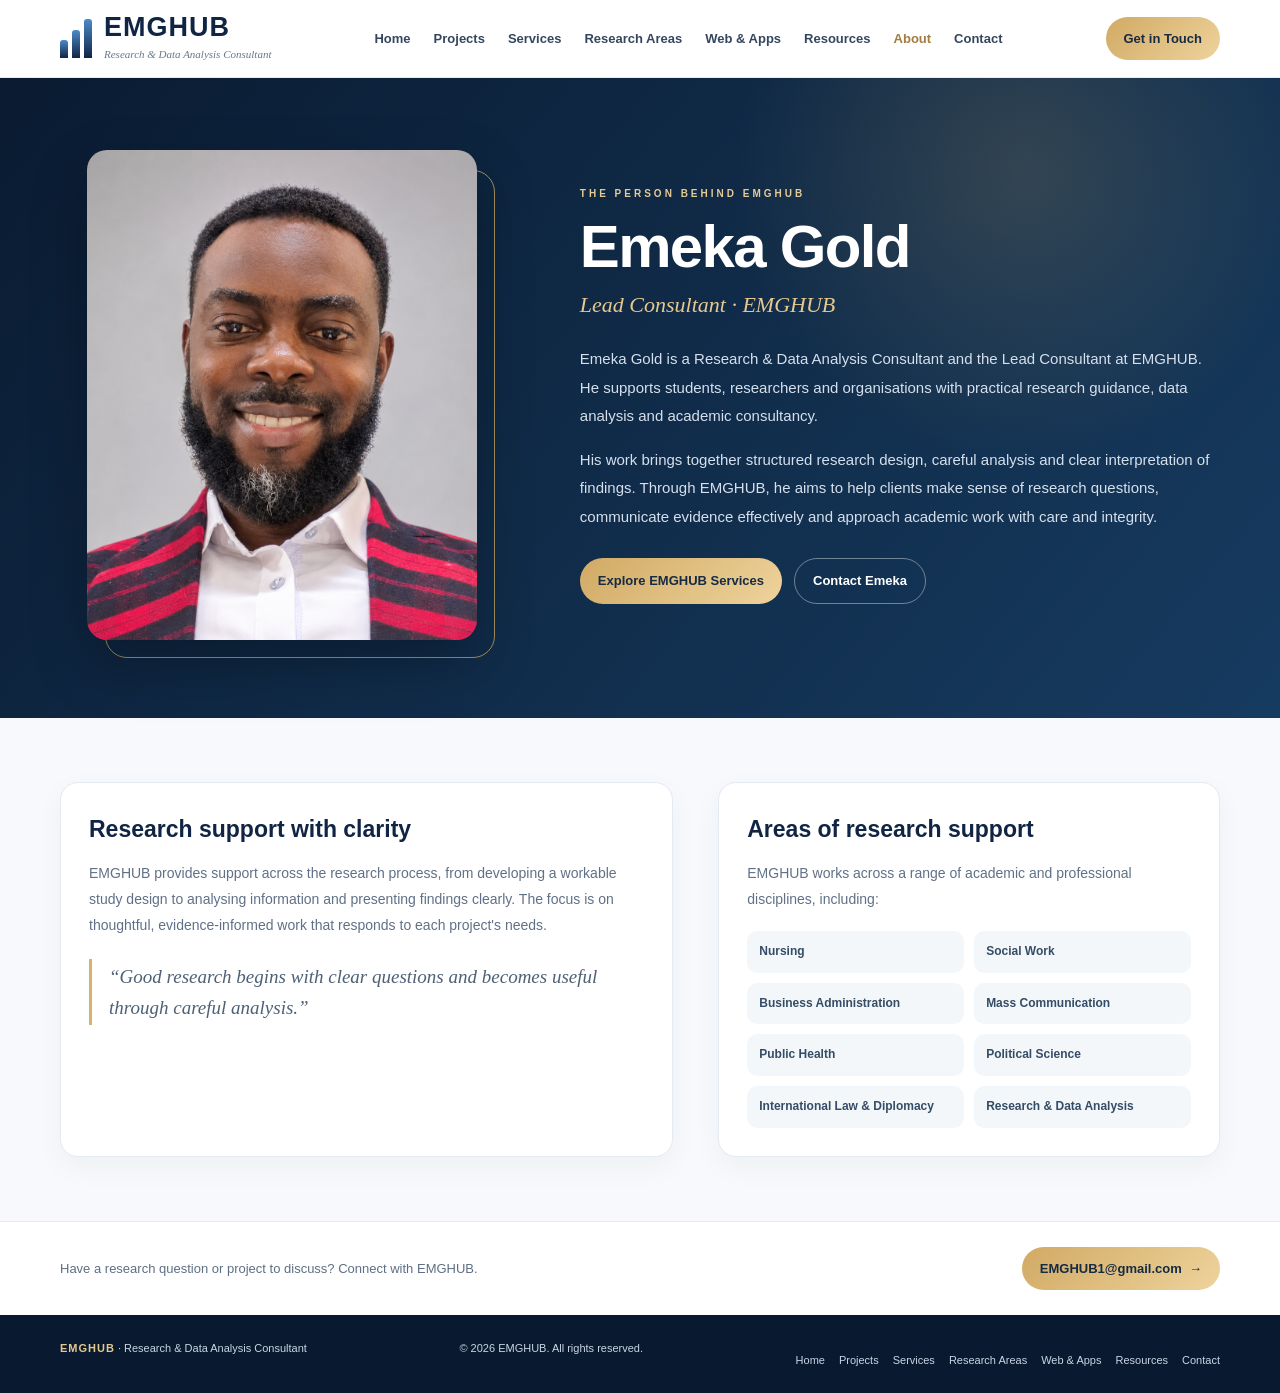
<file: about.html>
<!DOCTYPE html>

<html lang="en">
<head>
<meta charset="utf-8"/><meta content="width=device-width, initial-scale=1.0" name="viewport"/>
<meta content="Meet Emeka Gold, Lead Consultant at EMGHUB — Research &amp; Data Analysis Consultant." name="description"/>
<title>About Emeka Gold | EMGHUB</title>
<style>
:root{--navy:#102544;--deep:#091a30;--gold:#d6b36a;--ink:#1b2e45;--muted:#68788d;--line:#e4eaf1;--soft:#f5f7fa}
*{box-sizing:border-box}html{scroll-behavior:smooth}body{margin:0;background:#f7f9fc;color:var(--ink);font-family:Inter,"Segoe UI",Arial,sans-serif;line-height:1.65}a{text-decoration:none;color:inherit}.container{width:min(1160px,91%);margin:auto}
.topbar{height:78px;background:rgba(255,255,255,.97);border-bottom:1px solid #e7edf4;display:flex;align-items:center;position:sticky;top:0;z-index:10;backdrop-filter:blur(12px)}.nav{display:flex;align-items:center;justify-content:space-between;gap:22px}.brand{display:flex;align-items:center;gap:12px}.brandmark{display:flex;align-items:flex-end;gap:4px;height:39px}.brandmark i{display:block;width:8px;background:linear-gradient(180deg,#4d8bc8,var(--navy));border-radius:3px 3px 0 0}.brandmark i:nth-child(1){height:18px}.brandmark i:nth-child(2){height:28px}.brandmark i:nth-child(3){height:39px}.brand strong{display:block;font-size:27px;line-height:1;color:var(--navy);letter-spacing:1px}.brand small{display:block;font-family:Georgia,serif;font-style:italic;color:#68788d;font-size:11px;margin-top:4px}.navlinks{display:flex;gap:23px;align-items:center;font-size:13px;font-weight:650;color:#35475e}.navlinks a:hover,.navlinks .active{color:#a27c42}.btn{display:inline-flex;align-items:center;justify-content:center;padding:11px 18px;border-radius:99px;font-size:13px;font-weight:750}.btn.gold{background:linear-gradient(135deg,#d1aa64,#eed39c);color:#172b43}.btn.line{border:1px solid #cbd5e1;color:#263d57}
.profile-hero{background:radial-gradient(circle at 80% 15%,rgba(214,179,106,.17),transparent 25%),linear-gradient(130deg,#0a1b31,#163b60);color:#fff;padding:72px 0 78px}.profile-grid{display:grid;grid-template-columns:.82fr 1.18fr;gap:75px;align-items:center}.photo-frame{position:relative;max-width:390px;margin:auto}.photo-frame:before{content:"";position:absolute;inset:20px -18px -18px 18px;border:1px solid rgba(214,179,106,.75);border-radius:22px}.photo-frame img{position:relative;display:block;width:100%;height:490px;object-fit:cover;object-position:50% 20%;border-radius:20px;box-shadow:0 24px 55px rgba(0,0,0,.28)}.profile-kicker{font-size:10px;letter-spacing:3px;color:#e6ca94;font-weight:800}.profile-copy h1{font-size:clamp(40px,5vw,60px);line-height:1.08;letter-spacing:-1.7px;margin:12px 0 7px}.profile-role{font-family:Georgia,serif;font-style:italic;font-size:22px;color:#e7c98f;margin-bottom:22px}.profile-copy p{font-size:15px;color:#d6e0ec;line-height:1.9;margin:0 0 15px}.profile-actions{display:flex;gap:12px;flex-wrap:wrap;margin-top:27px}.profile-actions .line{color:#fff;border-color:rgba(255,255,255,.4)}
.profile-details{padding:64px 0}.details-grid{display:grid;grid-template-columns:1.1fr .9fr;gap:45px}.detail-card{background:#fff;border:1px solid var(--line);border-radius:18px;padding:28px;box-shadow:0 10px 30px rgba(16,37,68,.045)}.detail-card h2{font-size:23px;color:var(--navy);margin:0 0 12px}.detail-card p{font-size:14px;color:#607087;line-height:1.85;margin:0 0 13px}.focus-list{display:grid;grid-template-columns:1fr 1fr;gap:10px;margin-top:18px}.focus-list span{padding:11px 12px;background:#f4f7fa;border-radius:10px;font-size:12px;color:#344c66;font-weight:650}.principle{border-left:3px solid var(--gold);padding:2px 0 2px 17px;margin:20px 0;color:#4e6075;font-family:Georgia,serif;font-size:19px;font-style:italic}.contact-band{background:#fff;border-top:1px solid var(--line);padding:25px 0}.contact-row{display:flex;align-items:center;justify-content:space-between;gap:20px}.contact-row p{margin:0;color:#5e6f84;font-size:13px}.footer{background:#091a30;color:#c9d5e3;padding:24px 0;font-size:11px}.footer-inner{display:flex;justify-content:space-between;gap:15px;flex-wrap:wrap}.footer strong{color:#e5c88f;letter-spacing:1px}
@media(max-width:760px){.topbar{height:auto;min-height:70px}.nav{padding:12px 0;flex-wrap:wrap}.navlinks{order:3;width:100%;overflow-x:auto;gap:18px;padding:5px 0}.navlinks a{white-space:nowrap}.profile-hero{padding:42px 0 55px}.profile-grid{grid-template-columns:1fr;gap:42px}.photo-frame{max-width:290px}.photo-frame img{height:365px}.profile-copy h1{font-size:42px}.profile-copy p{font-size:13px}.details-grid{grid-template-columns:1fr;gap:18px}.profile-details{padding:38px 0}.detail-card{padding:22px}.focus-list{grid-template-columns:1fr 1fr}.contact-row{align-items:flex-start;flex-direction:column}}
</style>
<style id="emghub-about-motion">
@keyframes emgProfileIn{from{opacity:0;transform:translateY(24px)}to{opacity:1;transform:translateY(0)}}
html.motion-ready .photo-frame{animation:emgProfileIn .9s .12s both}
html.motion-ready .profile-copy{animation:emgProfileIn .9s .28s both}
html.motion-ready .photo-frame img{transition:transform .8s ease,box-shadow .8s ease}
.photo-frame:hover img{transform:translateY(-5px);box-shadow:0 30px 65px rgba(0,0,0,.34)}
html.motion-ready .about-reveal{opacity:0;transform:translateY(22px);transition:opacity .7s ease,transform .7s ease}
html.motion-ready .about-reveal.is-visible{opacity:1;transform:none}
.detail-card{transition:transform .35s ease,box-shadow .35s ease}.detail-card:hover{transform:translateY(-5px);box-shadow:0 18px 38px rgba(16,37,68,.10)}
.btn{transition:transform .25s ease,box-shadow .25s ease}.btn:hover{transform:translateY(-2px);box-shadow:0 10px 22px rgba(0,0,0,.12)}
@media(prefers-reduced-motion:reduce){*,*::before,*::after{animation-duration:.01ms!important;animation-iteration-count:1!important;transition-duration:.01ms!important}.photo-frame img,.detail-card{transform:none!important}html.motion-ready .about-reveal{opacity:1;transform:none}}
</style>
<style id="emghub-mobile-compat">/* EMGHUB responsive compatibility layer */
*,*::before,*::after{box-sizing:border-box}
html{width:100%;overflow-x:hidden;-webkit-text-size-adjust:100%;scroll-behavior:smooth}
body{width:100%;max-width:100%;overflow-x:hidden;margin:0}
img,svg,video,iframe{max-width:100%;height:auto}
button,input,select,textarea{font:inherit;max-width:100%}
pre,code{max-width:100%;overflow-x:auto}
@media(max-width:760px){
  body{font-size:15px}
  .container,.content,.section,.wrap{width:min(100% - 32px,100%);max-width:100%;margin-left:auto;margin-right:auto}
  .topbar{height:auto;min-height:0;position:sticky;top:0}
  .nav{width:92%;gap:10px;flex-wrap:wrap;padding:10px 0}
  .navlinks,.links{order:3;display:flex;flex:0 0 100%;width:100%;max-width:100%;gap:8px 16px;overflow-x:auto;overflow-y:hidden;white-space:nowrap;padding:7px 0 9px;scrollbar-width:thin;-webkit-overflow-scrolling:touch}
  .navlinks a,.links a{white-space:nowrap;flex:0 0 auto;padding:7px 0;font-size:12px}
  .nav .btn{display:none}
  .hero,.hero-content{min-height:0}
  .hero{padding-top:38px;padding-bottom:38px}
  .hero-content{grid-template-columns:minmax(0,1fr)!important;gap:20px;padding-top:18px;padding-bottom:18px}
  .hero-copy,.hero-text{min-width:0}
  .hero h1{font-size:clamp(32px,9vw,48px);line-height:1.08;overflow-wrap:anywhere}
  .hero h2{font-size:clamp(19px,5vw,25px)}
  .hero p{font-size:14px;line-height:1.65}
  .hero-actions,.hero-trust{flex-wrap:wrap;gap:10px;justify-content:center}
  .portrait-wrap{max-width:100%;height:auto}
  .portrait{max-width:100%;height:auto}
  .project-grid,.grid,.grid3,.grid4,.grid6,.area-grid,.course-grid,.pt-grid,.process,.about-grid,.contact-grid,.service-grid,.demo-grid,.app-grid{grid-template-columns:1fr!important}
  .project-card,.service,.box,.card{min-width:0}
  .section{padding-top:42px;padding-bottom:42px}
  .section-head{flex-wrap:wrap;gap:12px}
  .section-head h2{font-size:clamp(23px,6vw,32px)}
  .footer-top,.footer-bottom{flex-direction:column;align-items:flex-start;gap:18px}
  .footer-links{display:flex;flex-wrap:wrap;gap:12px}
  .research-strip,.photo-grid,.research-grid{grid-template-columns:1fr 1fr!important}
  .research-strip img,.photo-grid img,.research-grid img{width:100%;height:150px;object-fit:cover}
  .digital-hero,.portfolio-hero{padding:42px 20px}
  .phone-grid{grid-template-columns:1fr!important;justify-items:center}
  .phone-mockup{max-width:min(100%,310px)}
  .table-wrap{max-width:100%;overflow-x:auto}
  table{min-width:560px}
  .btn,a.btn{min-height:42px}
}
@media(max-width:420px){
  .container{width:calc(100% - 26px)}
  .brand{min-width:0;max-width:100%}
  .brand strong{font-size:20px}
  .hero h1{font-size:34px}
  .research-strip,.photo-grid,.research-grid{grid-template-columns:1fr!important}
  .research-strip img,.photo-grid img,.research-grid img{height:190px}
  .btn{padding:11px 14px}
}
</style>
</head>
<body>
<header class="topbar"><div class="container nav"><a class="brand" href="index.html"><span class="brandmark"><i></i><i></i><i></i></span><span><strong>EMGHUB</strong><small>Research &amp; Data Analysis Consultant</small></span></a><nav class="navlinks">
<a data-page="index" href="index.html">Home</a>
<a data-page="projects" href="projects.html">Projects</a>
<a data-page="services" href="services.html">Services</a>
<a data-page="research-areas" href="research-areas.html">Research Areas</a>
<a data-page="digital-portfolio" href="digital-portfolio.html">Web &amp; Apps</a>
<a data-page="resources" href="resources.html">Resources</a>
<a class="active" data-page="about" href="about.html">About</a>
<a data-page="contact" href="contact.html">Contact</a>
</nav><a class="btn gold" href="mailto:EMGHUB1@gmail.com">Get in Touch</a></div></header>
<main>
<section class="profile-hero"><div class="container profile-grid"><div class="photo-frame"><img alt="Portrait of Emeka Gold, Lead Consultant at EMGHUB" src="emeka-gold.png"/></div><div class="profile-copy"><div class="profile-kicker">THE PERSON BEHIND EMGHUB</div><h1>Emeka Gold</h1><div class="profile-role">Lead Consultant · EMGHUB</div><p>Emeka Gold is a Research &amp; Data Analysis Consultant and the Lead Consultant at EMGHUB. He supports students, researchers and organisations with practical research guidance, data analysis and academic consultancy.</p><p>His work brings together structured research design, careful analysis and clear interpretation of findings. Through EMGHUB, he aims to help clients make sense of research questions, communicate evidence effectively and approach academic work with care and integrity.</p><div class="profile-actions"><a class="btn gold" href="services.html">Explore EMGHUB Services</a><a class="btn line" href="mailto:EMGHUB1@gmail.com">Contact Emeka</a></div></div></div></section>
<section class="profile-details"><div class="container details-grid"><article class="detail-card"><h2>Research support with clarity</h2><p>EMGHUB provides support across the research process, from developing a workable study design to analysing information and presenting findings clearly. The focus is on thoughtful, evidence-informed work that responds to each project's needs.</p><div class="principle">“Good research begins with clear questions and becomes useful through careful analysis.”</div></article><article class="detail-card"><h2>Areas of research support</h2><p>EMGHUB works across a range of academic and professional disciplines, including:</p><div class="focus-list"><span>Nursing</span><span>Social Work</span><span>Business Administration</span><span>Mass Communication</span><span>Public Health</span><span>Political Science</span><span>International Law &amp; Diplomacy</span><span>Research &amp; Data Analysis</span></div></article></div></section>
<section class="contact-band"><div class="container contact-row"><p>Have a research question or project to discuss? Connect with EMGHUB.</p><a class="btn gold" href="mailto:EMGHUB1@gmail.com">EMGHUB1@gmail.com  →</a></div></section>
</main><footer class="footer"><div class="container footer-inner"><span><strong>EMGHUB</strong> · Research &amp; Data Analysis Consultant</span><span>© 2026 EMGHUB. All rights reserved.</span><div style="display:flex;gap:14px;flex-wrap:wrap;margin-top:12px"><a href="index.html">Home</a><a href="projects.html">Projects</a><a href="services.html">Services</a><a href="research-areas.html">Research Areas</a><a href="digital-portfolio.html">Web &amp; Apps</a><a href="resources.html">Resources</a><a href="contact.html">Contact</a></div></div></footer>
<script id="emghub-about-motion-script">
(function(){const root=document.documentElement;const reduce=window.matchMedia&&window.matchMedia('(prefers-reduced-motion: reduce)').matches;if(reduce)return;root.classList.add('motion-ready');const items=[...document.querySelectorAll('.detail-card,.contact-band .contact-row,.footer-inner')];items.forEach(el=>el.classList.add('about-reveal'));if('IntersectionObserver'in window){const io=new IntersectionObserver(entries=>entries.forEach(e=>{if(e.isIntersecting){e.target.classList.add('is-visible');io.unobserve(e.target);}}),{threshold:.12});items.forEach(el=>io.observe(el));}else items.forEach(el=>el.classList.add('is-visible'));})();
</script>
</body></html>
</file>
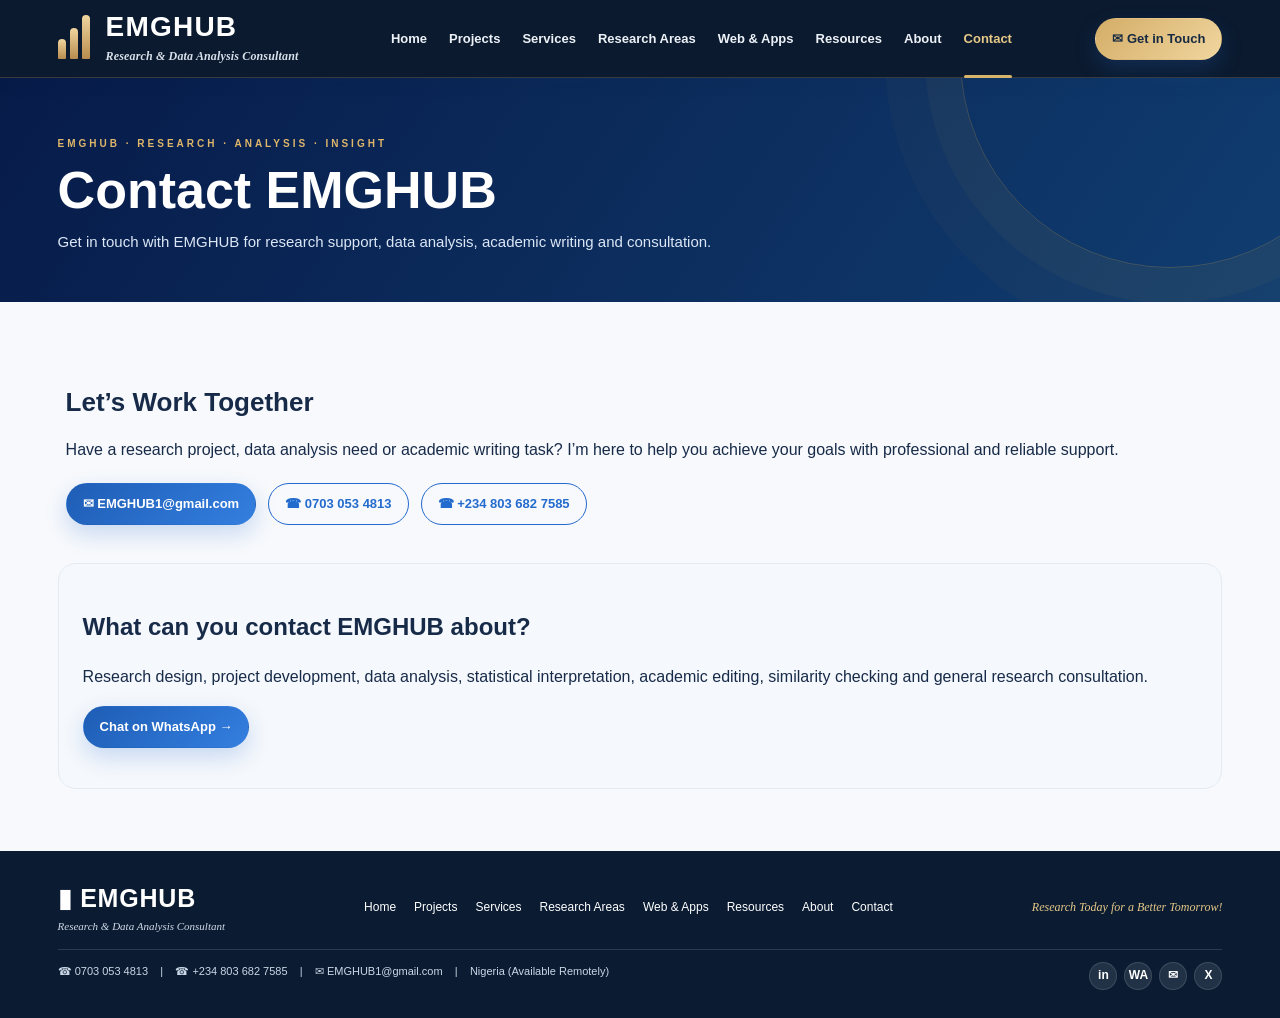
<file: contact.html>
<!DOCTYPE html>
<html lang="en"><head>
<meta charset="utf-8"/>
<meta content="width=device-width, initial-scale=1.0" name="viewport"/>
<meta content="Get in touch with EMGHUB for research support, data analysis, academic writing and consultation." name="description"/>
<title>Contact EMGHUB | EMGHUB</title>
<style>
:root{
  --navy:#071b49; --blue:#0b63f6; --blue2:#1684ff; --ink:#10204a;
  --muted:#53627d; --line:#dce7f7; --soft:#f5f9ff; --white:#fff;
  --gold:#f5b63a; --shadow:0 14px 35px rgba(7,27,73,.10);
  --radius:18px;
}
*{box-sizing:border-box}
html{scroll-behavior:smooth}
body{margin:0;font-family:Inter,ui-sans-serif,system-ui,-apple-system,BlinkMacSystemFont,"Segoe UI",Arial,sans-serif;color:var(--ink);background:#fff}
a{text-decoration:none;color:inherit}
button{font:inherit}
.container{width:min(1240px,92%);margin:auto}
.topbar{height:72px;background:#fff;border-bottom:1px solid #e8eef8;display:flex;align-items:center;position:sticky;top:0;z-index:50}
.nav{display:flex;align-items:center;justify-content:space-between;gap:28px}
.brand{display:flex;align-items:center;gap:12px;min-width:250px}
.brandmark{width:39px;height:45px;display:flex;align-items:flex-end;gap:4px}
.brandmark i{display:block;width:9px;background:var(--blue);border-radius:2px 2px 0 0}
.brandmark i:nth-child(1){height:20px}.brandmark i:nth-child(2){height:31px}.brandmark i:nth-child(3){height:44px}
.brand strong{font-size:27px;letter-spacing:.5px;line-height:1;color:var(--navy)}
.brand small{display:block;font-family:Georgia,serif;font-style:italic;font-weight:600;font-size:12px;color:var(--navy);margin-top:3px}
.navlinks{display:flex;align-items:center;gap:27px;font-size:14px;color:#13234c}
.navlinks a{padding:26px 0;position:relative}
.navlinks a:hover,.navlinks a.active{color:var(--blue)}
.navlinks a.active:after{content:"";position:absolute;left:0;right:0;bottom:0;height:3px;background:var(--blue);border-radius:4px}
.btn{display:inline-flex;align-items:center;justify-content:center;gap:9px;border-radius:10px;padding:13px 20px;font-weight:700;border:1px solid transparent;cursor:pointer;transition:.2s}
.btn.primary{background:linear-gradient(135deg,#0b63f6,#167df7);color:#fff;box-shadow:0 8px 20px rgba(11,99,246,.18)}
.btn.primary:hover{transform:translateY(-2px);box-shadow:0 12px 25px rgba(11,99,246,.25)}
.btn.outline{border-color:#fff;color:#fff;background:transparent}
.btn.white{background:#fff;color:var(--navy)}
.btn.small{padding:10px 15px;font-size:13px}
.hero{min-height:495px;position:relative;overflow:hidden;color:#fff;background:#062c67}
.hero:before{content:"";position:absolute;inset:0;background:linear-gradient(90deg,rgba(2,20,49,.78) 0%,rgba(3,38,87,.83) 31%,rgba(3,46,98,.80) 58%,rgba(2,29,63,.55) 100%);z-index:1}
.hero-bg{position:absolute;inset:0;background:
 radial-gradient(circle at 75% 25%,rgba(19,121,255,.25),transparent 30%),
 linear-gradient(120deg,#082b60,#053f86 50%,#061d44)}
.hero-content{position:relative;z-index:2;min-height:495px;display:grid;grid-template-columns:270px 1fr 285px;align-items:center;gap:28px}
.portrait-wrap{height:495px;align-self:end;position:relative;display:flex;align-items:flex-end;justify-content:center;overflow:hidden}
.portrait{width:330px;height:440px;object-fit:cover;object-position:50% 18%;border-radius:160px 160px 0 0;filter:saturate(.98) contrast(1.02);box-shadow:0 0 0 1px rgba(255,255,255,.06)}
.portrait-tag{position:absolute;left:4px;bottom:0;background:rgba(5,30,67,.88);padding:15px 18px;width:205px;border-left:3px solid var(--blue2);border-radius:12px 12px 0 0}
.portrait-tag .script{font-family:"Brush Script MT","Segoe Script",cursive;font-size:27px}
.portrait-tag span{display:block;font-size:14px;margin-top:3px;font-weight:700}
.hero-copy{text-align:left;padding:22px 0}
.kicker{font-size:11px;letter-spacing:7px;font-weight:700;opacity:.9;margin-bottom:12px}
.hero h1{font-size:68px;letter-spacing:1px;margin:0 0 8px;font-weight:900;line-height:.95;text-shadow:0 5px 22px rgba(0,0,0,.22)}
.hero h2{font-family:Georgia,serif;font-style:italic;font-weight:500;font-size:27px;margin:0 0 14px}
.hero p{font-size:15px;line-height:1.55;max-width:570px;margin:0 0 18px;color:#e7f0ff}
.hero-actions{display:flex;gap:12px;flex-wrap:wrap}
.hero-trust{display:flex;gap:25px;margin-top:30px;flex-wrap:wrap}
.trust{display:flex;align-items:center;gap:9px;font-size:13px}
.icon-circle{width:44px;height:44px;border:2px solid #1881ff;border-radius:50%;display:grid;place-items:center;background:rgba(7,70,150,.48);font-size:20px}
.hero-side{height:100%;display:flex;align-items:center;justify-content:flex-end}
.quote-card{max-width:280px}
.quote{font-family:Georgia,serif;font-style:italic;font-size:18px;line-height:1.35;margin-bottom:15px}
.quote-line{width:35px;height:3px;background:#fff;margin-bottom:22px}
.book-stack{display:flex;flex-direction:column;gap:4px;transform:perspective(500px) rotateY(-5deg)}
.book{height:43px;border-radius:5px 10px 10px 5px;background:linear-gradient(90deg,#082750,#0b3e79);border-left:5px solid #126cf2;box-shadow:0 5px 10px rgba(0,0,0,.25);display:flex;align-items:center;padding:0 14px;color:#ffc44d;font-weight:800;font-size:12px;letter-spacing:.4px}
section{padding:22px 0}
.section-head{display:flex;justify-content:space-between;align-items:flex-end;gap:20px;margin-bottom:13px}
.section-head h2{margin:0;font-size:24px;line-height:1.1;color:var(--navy)}
.section-head h2:after{content:"";display:inline-block;width:40px;height:3px;background:var(--blue);margin-left:10px;vertical-align:middle;border-radius:5px}
.section-head p{margin:3px 0 0;color:var(--muted);font-size:13px}
.services{background:#fff}
.grid6{display:grid;grid-template-columns:repeat(6,1fr);gap:9px}
.service{min-height:138px;border:1px solid #edf1f7;background:#fff;border-radius:12px;padding:14px 10px;text-align:center;box-shadow:0 5px 16px rgba(7,27,73,.045);transition:.2s}
.service:hover{transform:translateY(-4px);box-shadow:var(--shadow)}
.tile-icon{width:47px;height:47px;margin:0 auto 8px;border-radius:10px;display:grid;place-items:center;color:#fff;font-size:22px;font-weight:800}
.service h3{font-size:14px;margin:0 0 6px;color:var(--navy)}
.service p{font-size:12px;line-height:1.35;color:var(--muted);margin:0}
.c1{background:linear-gradient(135deg,#173b71,#071d46)}.c2{background:linear-gradient(135deg,#13a05a,#06723d)}
.c3{background:linear-gradient(135deg,#8b3ff1,#5b1db8)}.c4{background:linear-gradient(135deg,#ff7a18,#ef3b0b)}
.c5{background:linear-gradient(135deg,#2184f7,#1457c5)}.c6{background:linear-gradient(135deg,#ff2b71,#cf0750)}
.areas{background:linear-gradient(110deg,#073d78,#062b5b);color:#fff}
.areas .section-head h2,.areas .section-head p{color:#fff}
.area-grid{display:grid;grid-template-columns:repeat(7,1fr);gap:7px}
.area{background:#fff;color:var(--navy);border-radius:9px;padding:9px 6px 10px;text-align:center;min-height:117px;display:flex;flex-direction:column;align-items:center;justify-content:space-between;box-shadow:0 5px 14px rgba(0,0,0,.08)}
.area .tile-icon{width:39px;height:39px;margin:0 auto 4px;font-size:17px}
.area h3{font-size:12px;line-height:1.05;margin:0 0 2px}
.area span{font-size:10px;color:#66728a}
.area a{font-size:11px;color:var(--blue);font-weight:700;margin-top:6px}
.courses{background:#fff}
.course-grid{display:grid;grid-template-columns:repeat(7,1fr);gap:8px}
.course{padding:12px 6px 9px;text-align:center;border:1px solid #edf1f7;border-radius:11px;min-height:113px}
.course .tile-icon{width:42px;height:42px;font-size:18px;margin-bottom:7px}
.course h3{font-size:11.5px;line-height:1.1;margin:0;color:var(--navy)}
.course a{display:inline-block;margin-top:9px;font-size:10.5px;color:var(--blue);font-weight:700}
.about{background:linear-gradient(180deg,#f8fbff,#fff)}
.about-grid{display:grid;grid-template-columns:1.15fr 1fr 1.15fr;gap:22px;align-items:stretch}
.about h2{margin:0 0 12px;color:var(--navy);font-size:24px}
.about p{font-size:13px;line-height:1.6;color:#4f5f79}
.stats{display:grid;grid-template-columns:1fr 1fr;border:1px solid #e6edf7;border-radius:14px;background:#f8fbff;overflow:hidden}
.stat{padding:18px;text-align:center;border-right:1px solid #e5ecf7;border-bottom:1px solid #e5ecf7}
.stat:nth-child(2n){border-right:0}.stat:nth-last-child(-n+2){border-bottom:0}
.stat b{display:block;font-size:23px;color:var(--navy);margin:3px 0}
.stat span{font-size:11px;color:#61708b}
.contact-box{padding-left:4px}
.contact-box h2{margin-bottom:8px}
.contact-box .btn{margin:4px 3px 0 0}
.contact-row{display:flex;gap:8px;flex-wrap:wrap;margin-top:8px}
.process-testimonial{background:#f5f9ff}
.pt-grid{display:grid;grid-template-columns:1.4fr 1fr 1fr;gap:16px}
.process{display:grid;grid-template-columns:repeat(6,1fr);gap:7px}
.step{background:#fff;border:1px solid #e3ebf7;border-radius:10px;padding:12px 6px;text-align:center;min-height:110px;position:relative}
.step:not(:last-child):after{content:"→";position:absolute;right:-12px;top:39px;color:var(--blue);font-weight:900;z-index:2}
.step-icon{font-size:25px;color:var(--blue);margin-bottom:9px}
.step b{display:block;font-size:10px;line-height:1.25}
.testimonial{background:#fff;border:1px solid #e2eaf6;border-radius:13px;padding:18px;box-shadow:0 5px 16px rgba(7,27,73,.04)}
.testimonial .mark{font-size:34px;color:var(--blue);line-height:.7}
.testimonial p{font-family:Georgia,serif;font-style:italic;font-size:13px;line-height:1.5;color:#344465}
.testimonial small{color:#63728b;font-size:10px}
.cta{background:linear-gradient(145deg,#06316d,#0758b4);color:#fff;border-radius:15px;padding:22px;min-height:175px;display:flex;flex-direction:column;justify-content:center}
.cta h3{margin:0 0 7px;font-size:16px}.cta p{font-size:11px;color:#d9e9ff;line-height:1.5;margin:0 0 14px}
.footer{background:#062652;color:#fff;padding:18px 0}
.footer-top{display:flex;align-items:center;justify-content:space-between;gap:20px}
.footer-brand strong{font-size:22px}.footer-brand small{display:block;font-family:Georgia,serif;font-style:italic;font-size:10px}
.footer-links{display:flex;gap:18px;font-size:11px}
.footer-note{font-family:Georgia,serif;font-style:italic;font-size:12px}
.footer-bottom{display:flex;justify-content:space-between;gap:15px;border-top:1px solid rgba(255,255,255,.14);margin-top:14px;padding-top:12px;font-size:11px;color:#dbe8fb}
.socials{display:flex;gap:7px}.social{width:28px;height:28px;border-radius:5px;background:#fff;color:var(--navy);display:grid;place-items:center;font-weight:800;font-size:12px}
@media(max-width:1050px){
 .navlinks{gap:13px}.brand{min-width:auto}.nav .btn{display:none}
 .hero-content{grid-template-columns:220px 1fr}.hero-side{display:none}
 .grid6{grid-template-columns:repeat(3,1fr)}.area-grid{grid-template-columns:repeat(4,1fr)}.course-grid{grid-template-columns:repeat(4,1fr)}
 .about-grid{grid-template-columns:1fr 1fr}.contact-box{grid-column:1/-1}.pt-grid{grid-template-columns:1fr 1fr}.process{grid-template-columns:repeat(3,1fr)}
 .step:not(:last-child):after{display:none}
}
@media(max-width:760px){
 .topbar{height:auto;min-height:66px}.nav{padding:9px 0;flex-wrap:wrap}.navlinks{order:3;width:100%;overflow:auto;justify-content:flex-start;gap:22px}.navlinks a{padding:7px 0;font-size:12px;white-space:nowrap}.navlinks a.active:after{bottom:-1px}
 .brand strong{font-size:22px}.brand small{font-size:9px}
 .hero-content{grid-template-columns:1fr;min-height:auto;padding-top:25px}.hero{min-height:auto}.portrait-wrap{height:300px;order:2}.portrait{width:245px;height:300px}.hero-copy{order:1;text-align:center}.hero h1{font-size:51px}.hero h2{font-size:21px}.hero p{font-size:13px;margin-left:auto;margin-right:auto}.hero-actions,.hero-trust{justify-content:center}.hero-trust{margin-top:18px}.portrait-tag{left:50%;transform:translateX(-50%);bottom:0}
 .grid6{grid-template-columns:repeat(2,1fr)}.area-grid{grid-template-columns:repeat(2,1fr)}.course-grid{grid-template-columns:repeat(2,1fr)}
 .section-head{align-items:flex-start}.section-head .btn{display:none}
 .about-grid,.pt-grid{grid-template-columns:1fr}.process{grid-template-columns:repeat(2,1fr)}
 .footer-top,.footer-bottom{flex-direction:column;align-items:flex-start}.footer-links{flex-wrap:wrap}
}

.projects-section{background:#fff}
.project-grid{display:grid;grid-template-columns:repeat(3,minmax(0,1fr));gap:18px}
.project-card{border:1px solid #e1e9f5;border-radius:16px;overflow:hidden;background:#fff;box-shadow:0 8px 24px rgba(7,27,73,.07);transition:.2s}
.project-card:hover{transform:translateY(-4px);box-shadow:0 15px 32px rgba(7,27,73,.12)}
.project-visual{height:170px;background:linear-gradient(135deg,#062d66,#0b63f6);position:relative;display:grid;place-items:center;overflow:hidden}
.project-image{position:absolute;inset:0;width:100%;height:100%;object-fit:cover;display:block;transition:transform .45s ease}.project-card:hover .project-image{transform:scale(1.045)}.project-visual:after{content:"";position:absolute;inset:45% 0 0;background:linear-gradient(transparent,rgba(4,18,43,.28));pointer-events:none}.project-status{box-shadow:0 3px 12px rgba(0,0,0,.12)}
.project-visual:before{content:"";position:absolute;width:220px;height:220px;border-radius:50%;background:rgba(255,255,255,.08);right:-80px;top:-110px}
.folder-icon{font-size:55px;filter:drop-shadow(0 8px 10px rgba(0,0,0,.18));z-index:1}
.project-status{position:absolute;left:12px;top:12px;background:#fff;color:#0759c9;padding:7px 10px;border-radius:20px;font-size:10px;font-weight:800;z-index:2}
.project-body{padding:17px}
.project-type{font-size:9px;letter-spacing:1.7px;color:var(--blue);font-weight:800}
.project-body h3{font-size:21px;line-height:1.2;color:var(--navy);margin:8px 0}
.project-body p{font-size:12px;line-height:1.5;color:var(--muted);min-height:38px;margin:0 0 14px}
@media(max-width:1050px){.project-grid{grid-template-columns:repeat(2,minmax(0,1fr))}}\n@media(max-width:760px){.project-grid{grid-template-columns:1fr}}

<style>.quality-section{background:#f5f9ff;padding:10px 0}.quality-box{background:linear-gradient(135deg,#062b5d,#0b63c7);border-radius:16px;padding:24px 28px;color:#fff;display:flex;align-items:center;justify-content:space-between;gap:24px;box-shadow:0 12px 30px rgba(7,27,73,.12)}.quality-box h2{font-size:23px;margin:7px 0}.quality-box p{font-size:12px;line-height:1.55;color:#e3efff;margin:0;max-width:760px}.quality-actions{display:flex;gap:9px;flex-wrap:wrap}.project-grid{grid-template-columns:repeat(2,minmax(0,1fr))}@media(max-width:760px){.quality-box{flex-direction:column;align-items:flex-start}.project-grid{grid-template-columns:1fr}}
.chapters-section{background:linear-gradient(180deg,#f7faff 0%,#ffffff 100%);padding:34px 0}
.chapters-card{display:grid;grid-template-columns:minmax(300px,1fr) minmax(280px,1fr);gap:28px;align-items:center;background:#fff;border:1px solid #dfe8f5;border-radius:22px;padding:22px;box-shadow:0 14px 36px rgba(7,27,73,.10)}
.chapters-image{width:100%;display:block;border-radius:16px;box-shadow:0 10px 28px rgba(7,27,73,.14);cursor:pointer;transition:.2s}
.chapters-image:hover{transform:translateY(-3px);box-shadow:0 16px 34px rgba(7,27,73,.18)}
.chapters-copy .project-type{display:inline-block;margin-bottom:5px}
.chapters-copy h2{font-size:30px;line-height:1.12;color:var(--navy);margin:5px 0 12px}
.chapters-copy p{font-size:13px;line-height:1.65;color:var(--muted);margin:0 0 16px}
.chapters-list{display:grid;grid-template-columns:1fr 1fr;gap:9px;margin:0 0 20px;padding:0;list-style:none}
.chapters-list li{font-size:11px;font-weight:700;color:#314563;background:#f4f8fd;border-radius:9px;padding:9px 10px}
.chapters-actions{display:flex;gap:10px;flex-wrap:wrap}
@media(max-width:760px){.chapters-card{grid-template-columns:1fr;padding:14px}.chapters-copy h2{font-size:25px}.chapters-list{grid-template-columns:1fr}.chapters-section{padding:25px 0}}
.turnitin-submit{background:#eef5ff;padding:22px 0}.turnitin-box{background:#fff;border:1px solid #dce9f8;border-radius:18px;padding:26px;display:flex;align-items:center;justify-content:space-between;gap:28px;box-shadow:0 12px 30px rgba(7,27,73,.08)}.turnitin-copy{max-width:760px}.turnitin-copy h2{margin:7px 0 8px;font-size:25px;color:#062b5d}.turnitin-copy p{margin:0;color:#52657d;line-height:1.6;font-size:13px}.turnitin-actions{display:flex;gap:10px;flex-wrap:wrap;min-width:max-content}.btn.whatsapp{background:#1fa855;color:#fff;border-color:#1fa855}.btn.whatsapp:hover{filter:brightness(.95)}@media(max-width:760px){.turnitin-box{flex-direction:column;align-items:flex-start}.turnitin-actions{min-width:0}}

/* Research-led hero redesign */
.hero-research{position:relative;isolation:isolate;min-height:650px;overflow:hidden;border-radius:0 0 34px 34px;background:#0b1d35}
.hero-research:before{background:linear-gradient(100deg,rgba(7,20,39,.98) 0%,rgba(11,31,56,.94) 48%,rgba(15,48,78,.76) 100%);z-index:-1}
.hero-research .hero-bg{background:radial-gradient(ellipse at 78% 42%,rgba(48,111,165,.35),transparent 34%),radial-gradient(circle at 12% 90%,rgba(214,179,106,.12),transparent 27%),linear-gradient(125deg,#09182d,#102d4b 58%,#173d5b)}
.hero-research-content{min-height:650px;display:grid;grid-template-columns:minmax(0,1.02fr) minmax(440px,.98fr);gap:54px;align-items:center;padding-top:30px;padding-bottom:45px}
.hero-research .hero-copy{padding:25px 0;max-width:650px}
.hero-research .kicker{display:flex;align-items:center;gap:12px;letter-spacing:3px;font-size:10px;color:#e7c98e;margin-bottom:23px}
.kicker-line{width:34px;height:2px;background:var(--gold);display:inline-block}
.hero-research h1{font-size:clamp(48px,5.5vw,75px);line-height:1.02;letter-spacing:-2.8px;font-weight:800;max-width:680px;margin:0 0 20px;color:#fff}
.hero-research h1 em{font-family:Georgia,serif;font-weight:500;color:#e3c487;letter-spacing:-2px}
.hero-research h2{font-family:Inter,Arial,sans-serif;font-style:normal;font-weight:650;font-size:clamp(17px,1.6vw,21px);color:#f4f7fb;margin:0 0 15px;line-height:1.5}
.hero-research p{font-size:15px;line-height:1.9;color:#cbd8e7;max-width:590px;margin:0 0 27px}
.hero-research .hero-actions{gap:13px}.hero-research .btn.primary{background:linear-gradient(135deg,#d4ad67,#f0d69f);color:#172a42;box-shadow:0 12px 28px rgba(0,0,0,.18)}.hero-research .btn.outline{border-color:rgba(255,255,255,.38);color:#fff;background:rgba(255,255,255,.035)}
.hero-proof{display:flex;align-items:center;gap:17px;flex-wrap:wrap;margin-top:36px;color:#d4deea;font-size:11px;letter-spacing:.2px}.hero-proof b{color:#e4c88f;margin-right:5px}.hero-proof>i{height:17px;width:1px;background:rgba(255,255,255,.22)}
.analysis-visual{position:relative;min-height:475px;display:flex;align-items:center;justify-content:center;padding:25px 5px}
.visual-glow{position:absolute;width:410px;height:410px;border-radius:50%;background:rgba(56,128,179,.17);filter:blur(45px)}
.visual-label{position:absolute;top:0;right:8%;font-size:9px;letter-spacing:2px;color:#c9d7e6;display:flex;align-items:center;gap:9px}.live-dot{width:7px;height:7px;background:#d9bb7d;border-radius:50%;box-shadow:0 0 0 5px rgba(217,187,125,.12)}
.analysis-window{position:relative;width:min(100%,495px);background:rgba(255,255,255,.97);border:1px solid rgba(255,255,255,.6);border-radius:19px;box-shadow:0 35px 90px rgba(0,0,0,.32);overflow:hidden;transform:perspective(1200px) rotateY(-5deg) rotateX(2deg)}
.window-top{height:45px;background:#f2f5f8;border-bottom:1px solid #e3e9ef;display:flex;align-items:center;padding:0 16px;gap:12px;color:#728096;font-size:8px;letter-spacing:1.5px;font-weight:800}.window-dots{display:flex;gap:5px}.window-dots i{width:6px;height:6px;border-radius:50%;background:#d4ad67}.window-dots i:nth-child(2){background:#9eb4c9}.window-dots i:nth-child(3){background:#6c8aa8}.window-top b{margin-left:auto;color:#193957;font-size:12px;letter-spacing:1px}
.window-body{padding:22px 23px 20px}.window-heading{display:flex;align-items:center;justify-content:space-between;margin-bottom:17px}.window-heading small,.metric-card small,.insight-strip small{display:block;color:#8a97a8;font-size:8px;letter-spacing:1.4px;font-weight:800}.window-heading strong{display:block;color:#172f4a;font-size:19px;margin-top:3px}.window-chip{font-size:8px;letter-spacing:1px;color:#527b70;background:#e9f3ee;padding:7px 9px;border-radius:20px;font-weight:800}
.metric-row{display:grid;grid-template-columns:repeat(3,1fr);gap:9px;margin-bottom:12px}.metric-card{background:#f5f7f9;border:1px solid #e9edf1;border-radius:10px;padding:10px 12px}.metric-card b{display:block;font-size:22px;color:#173958;line-height:1.2;margin:4px 0 1px}.metric-card span{font-size:9px;color:#718095}
.chart-card{border:1px solid #e9edf1;border-radius:11px;padding:12px 13px 10px}.chart-title{display:flex;justify-content:space-between;align-items:center;color:#30465e;font-size:10px;font-weight:750}.chart-title small{font-size:7px;letter-spacing:1px;color:#9aa6b5}.chart-area{height:125px;display:flex;gap:10px;padding:13px 5px 0}.chart-y{display:flex;flex-direction:column;justify-content:space-between;padding:0 0 4px}.chart-y i{width:14px;height:1px;background:#dce4eb}.chart-bars{flex:1;display:flex;align-items:flex-end;justify-content:space-around;gap:10px;border-bottom:1px solid #dce4eb;background:repeating-linear-gradient(to bottom,transparent 0,transparent 29px,#edf1f4 30px)}.chart-bars span{width:7%;border-radius:5px 5px 0 0;background:linear-gradient(180deg,#d9bb7d,#b88c4e);box-shadow:0 3px 8px rgba(184,140,78,.12)}.chart-bars span:nth-child(2n){background:linear-gradient(180deg,#83a9c8,#416f98)}.chart-legend{display:flex;gap:17px;margin-top:9px;color:#7d8998;font-size:8px}.chart-legend i{display:inline-block;width:6px;height:6px;border-radius:2px;background:#c49b60;margin-right:4px}.chart-legend span:nth-child(2) i{background:#6689a8}
.insight-strip{display:flex;align-items:center;gap:10px;background:#f4f7f9;border-radius:10px;padding:11px 13px;margin-top:12px}.insight-icon{width:28px;height:28px;border-radius:8px;background:#173958;color:#e5c78c;display:grid;place-items:center}.insight-strip b{display:block;font-size:10px;color:#203b55;margin-top:2px}.insight-arrow{margin-left:auto;color:#9b7944;font-size:18px}
.floating-note{position:absolute;z-index:2;display:flex;align-items:center;gap:10px;background:rgba(255,255,255,.96);padding:11px 14px;border-radius:12px;box-shadow:0 12px 30px rgba(0,0,0,.18);color:#183550}.floating-note>span{width:31px;height:31px;border-radius:9px;background:#f2eadb;color:#9c7743;display:grid;place-items:center;font-size:18px}.floating-note b{display:block;font-size:10px}.floating-note small{display:block;color:#8290a0;font-size:8px;margin-top:2px}.note-top{top:83px;left:-14px}.note-bottom{bottom:54px;right:-5px}.hero-orbit{position:absolute;border:1px solid rgba(214,179,106,.14);border-radius:50%;pointer-events:none}.orbit-one{width:570px;height:570px;right:-170px;top:35px}.orbit-two{width:720px;height:720px;right:-245px;top:-35px;border-color:rgba(255,255,255,.07)}
.hero-bottom-line{position:absolute;bottom:0;left:0;right:0;height:37px;border-top:1px solid rgba(255,255,255,.12);display:flex;align-items:center;justify-content:space-between;padding:0 4.5%;font-size:8px;letter-spacing:2px;color:#a9b8c9}.hero-bottom-line span:first-child{color:#e2c58b;font-weight:800}
@media(max-width:1050px){.hero-research-content{grid-template-columns:1fr  .9fr;gap:25px}.hero-research h1{font-size:clamp(44px,5vw,62px)}.analysis-window{transform:none}.note-top{left:0}.note-bottom{right:0}}
@media(max-width:760px){.hero-research{min-height:auto;border-radius:0 0 23px 23px}.hero-research-content{grid-template-columns:1fr;min-height:auto;padding-top:55px;padding-bottom:65px;gap:8px}.hero-research .hero-copy{padding:5px 0 12px}.hero-research h1{font-size:clamp(43px,11vw,60px);letter-spacing:-1.8px}.hero-research h2{font-size:17px}.hero-research p{font-size:13px;line-height:1.8}.hero-proof{gap:10px;margin-top:23px;font-size:9px}.analysis-visual{min-height:365px;padding:25px 3px 20px}.analysis-window{width:100%;border-radius:14px}.window-body{padding:16px}.window-heading strong{font-size:16px}.chart-area{height:95px}.note-top{top:5px;left:0}.note-bottom{bottom:2px;right:0}.floating-note{padding:8px 10px}.hero-bottom-line{height:31px;font-size:7px;letter-spacing:1px}.orbit-one,.orbit-two{right:-300px}}


/* EMGHUB hero revision: research workspace graphic, no portrait in hero */
.hero-consultant{min-height:690px;background:#07182d!important;border-radius:0 0 30px 30px;}
.hero-consultant:before{background:linear-gradient(100deg,rgba(5,17,33,.96) 0%,rgba(8,27,49,.88) 48%,rgba(8,27,49,.42) 100%)!important;}
.hero-consultant .hero-bg{background:radial-gradient(ellipse at 78% 42%,rgba(55,112,160,.28),transparent 34%),radial-gradient(circle at 12% 88%,rgba(214,179,106,.13),transparent 27%),linear-gradient(125deg,#071629,#0b2543 58%,#102e4b)!important;}
.hero-consultant .hero-research-content,.hero-consultant .hero-content{min-height:690px;grid-template-columns:minmax(0,.92fr) minmax(0,1.08fr);gap:48px;padding-top:35px;padding-bottom:58px;align-items:center;}
.hero-consultant .hero-copy{max-width:640px;padding:22px 0;}
.hero-consultant .kicker{font-size:10px;letter-spacing:2.6px;margin-bottom:23px;color:#e6c987;}
.hero-consultant h1{font-size:clamp(48px,5.1vw,76px);line-height:1.02;letter-spacing:-2.8px;margin-bottom:18px;}
.hero-consultant h1 em{display:block;font-family:Georgia,serif;color:#e6c987;font-weight:500;}
.hero-consultant h2{font-size:clamp(16px,1.5vw,20px);margin-bottom:13px;color:#f4f7fb;}
.hero-consultant p{font-size:15px;line-height:1.8;margin-bottom:25px;max-width:610px;color:#d4deea;}
.hero-consultant .hero-actions{gap:13px;}
.hero-consultant .hero-actions .btn{font-size:12px;padding:14px 18px;}
.hero-consultant .hero-actions .btn.primary{background:linear-gradient(135deg,#d4ad67,#f0d69f)!important;color:#172a42!important;box-shadow:0 12px 28px rgba(0,0,0,.2);}
.hero-consultant .hero-actions .btn.outline{border-color:rgba(255,255,255,.48);color:#fff;}
.hero-consultant .hero-proof{gap:14px;margin-top:32px;font-size:10px;color:#dbe4ef;}
.hero-consultant .hero-proof b{color:#e6c987;}
.hero-workspace-visual{position:relative;min-width:0;align-self:center;border:1px solid rgba(224,194,132,.34);border-radius:22px;overflow:hidden;box-shadow:0 28px 70px rgba(0,0,0,.42),0 0 50px rgba(63,129,180,.12);background:#0a1d34;}
.hero-workspace-visual:after{content:"";position:absolute;inset:0;background:linear-gradient(90deg,rgba(7,22,41,.08),transparent 40%,rgba(7,22,41,.05)),linear-gradient(0deg,rgba(7,22,41,.24),transparent 28%);pointer-events:none;}
.hero-workspace-visual img{display:block;width:100%;height:450px;object-fit:cover;object-position:center;}
.workspace-caption{position:absolute;z-index:2;left:17px;bottom:15px;padding:10px 13px;border:1px solid rgba(255,255,255,.18);border-radius:9px;background:rgba(5,20,37,.82);backdrop-filter:blur(10px);color:#f0d69f;font-size:9px;letter-spacing:1.5px;}
.workspace-pulse{display:inline-block;width:7px;height:7px;border-radius:50%;background:#d6b36a;box-shadow:0 0 10px #d6b36a;margin-right:8px;}
.hero-consultant .hero-bottom-line{height:35px;}
@media(max-width:1050px){.hero-consultant .hero-research-content,.hero-consultant .hero-content{grid-template-columns:minmax(0,.95fr) minmax(0,1.05fr);gap:25px}.hero-workspace-visual img{height:390px}.hero-consultant h1{font-size:clamp(43px,5vw,62px)}}
@media(max-width:760px){.hero-consultant{min-height:auto;border-radius:0 0 23px 23px}.hero-consultant .hero-research-content,.hero-consultant .hero-content{grid-template-columns:1fr;min-height:auto;padding-top:48px;padding-bottom:62px;gap:28px}.hero-consultant .hero-copy{order:1;padding:0;text-align:left}.hero-consultant h1{font-size:clamp(43px,11vw,62px)}.hero-consultant p{font-size:14px}.hero-workspace-visual{order:2;width:100%;}.hero-workspace-visual img{height:auto;aspect-ratio:4/3;object-fit:cover}.hero-consultant .hero-proof{gap:9px;margin-top:24px;font-size:9px}.hero-consultant .hero-proof>i{display:none}.hero-consultant .hero-actions{display:flex}.hero-consultant .hero-actions .btn{font-size:11px;padding:12px 14px}}
@media(max-width:480px){.hero-consultant .hero-actions{display:grid;grid-template-columns:1fr}.hero-consultant .hero-actions .btn{width:100%}.hero-workspace-visual img{aspect-ratio:1/1.02}.workspace-caption{left:10px;bottom:10px;font-size:7px;letter-spacing:1px;padding:8px 10px}}

</style>
<style>
/* EMGHUB premium navy visual refresh */
:root{--navy:#102544;--blue:#246BCE;--blue2:#4D91F2;--ink:#172B49;--muted:#64748b;--line:#e2eaf4;--soft:#f5f7fb;--gold:#D6B36A;--shadow:0 18px 44px rgba(16,37,68,.10);--radius:20px}
html{scroll-behavior:smooth;scroll-padding-top:92px}
body{font-family:Inter,"Segoe UI",Arial,sans-serif;line-height:1.55;color:var(--ink);background:#f7f9fc}
.container{width:min(1240px,91%)}
.topbar{height:78px;background:rgba(255,255,255,.96);backdrop-filter:blur(14px);border-bottom:1px solid rgba(16,37,68,.08);box-shadow:0 5px 22px rgba(16,37,68,.035)}
.brand{gap:13px}.brandmark{width:35px;height:40px;gap:4px}.brandmark i{width:8px;background:linear-gradient(180deg,var(--blue2),var(--navy));border-radius:4px 4px 1px 1px}.brand strong{font-size:28px;letter-spacing:1.2px;color:var(--navy)}.brand small{font-size:12px;color:#64748b;letter-spacing:.15px}
.navlinks{gap:22px;font-size:13px;font-weight:650;color:#31435e}.navlinks a{padding:29px 0;transition:color .2s}.navlinks a.active:after{height:3px;background:var(--gold)}
.btn{border-radius:999px;padding:13px 21px;transition:transform .25s ease,box-shadow .25s ease,background .25s ease}.btn.primary{background:linear-gradient(135deg,#1e5db5,#347fe0);box-shadow:0 9px 22px rgba(36,107,206,.22)}.btn.primary:hover{transform:translateY(-2px);box-shadow:0 14px 28px rgba(36,107,206,.3)}.btn.outline{border-color:rgba(255,255,255,.6)}.btn.small{padding:10px 16px}
.hero{min-height:560px;background:#102544;border-radius:0 0 30px 30px}.hero:before{background:linear-gradient(90deg,rgba(8,24,47,.72),rgba(16,37,68,.70) 45%,rgba(16,37,68,.52))}.hero-bg{background:radial-gradient(circle at 72% 18%,rgba(214,179,106,.16),transparent 24%),radial-gradient(circle at 82% 70%,rgba(77,145,242,.28),transparent 30%),linear-gradient(125deg,#0b1c35,#153c69 58%,#102544)}.hero-content{min-height:560px;grid-template-columns:285px minmax(0,1fr) 245px;gap:34px}.portrait-wrap{height:560px}.portrait{height:475px;width:330px;border-radius:170px 170px 0 0;box-shadow:0 0 0 7px rgba(255,255,255,.06),0 20px 45px rgba(0,0,0,.22)}.portrait-tag{background:rgba(8,24,47,.9);border-left-color:var(--gold);border-radius:14px 14px 0 0}.kicker{letter-spacing:4.5px;color:#e9d3a2}.hero h1{font-size:clamp(56px,6vw,78px);letter-spacing:1.5px}.hero h2{font-size:clamp(22px,2.2vw,29px);color:#f0d8a5;line-height:1.25}.hero p{font-size:15px;line-height:1.8;color:#e1e9f4}.hero-trust{gap:18px}.icon-circle{border-color:rgba(214,179,106,.75);background:rgba(255,255,255,.07);color:#f0d8a5}.quote{font-size:19px;line-height:1.55}.quote-line{background:var(--gold)}.book{background:linear-gradient(90deg,#102544,#1c4775);border-left-color:var(--gold);color:#f0d8a5}
section{padding:54px 0}.section-head{margin-bottom:25px;align-items:center}.section-head h2{font-size:clamp(24px,2.5vw,31px);letter-spacing:-.5px}.section-head h2:after{width:32px;background:var(--gold);height:3px}.section-head p{font-size:14px;color:#6a7890;margin-top:8px}
.projects-section{background:#f7f9fc}.project-grid{grid-template-columns:repeat(3,minmax(0,1fr));gap:22px}.project-card{border:1px solid #e4eaf2;border-radius:20px;box-shadow:0 8px 26px rgba(16,37,68,.055);display:flex;flex-direction:column;animation:softRise .65s both}.project-card:hover{transform:translateY(-5px);box-shadow:0 20px 38px rgba(16,37,68,.12);border-color:#c9d9ee}.project-visual{height:135px;background:radial-gradient(circle at 85% 5%,rgba(214,179,106,.28),transparent 30%),linear-gradient(135deg,#102544,#24558b)}.project-visual:before{width:260px;height:260px;background:rgba(255,255,255,.055)}.folder-icon{font-size:47px;filter:drop-shadow(0 5px 10px rgba(0,0,0,.15))}.project-status{left:14px;top:14px;padding:7px 11px;font-size:10px;box-shadow:0 4px 12px rgba(0,0,0,.08)}.project-body{padding:21px;display:flex;flex-direction:column;flex:1}.project-type{font-size:10px;letter-spacing:1.6px;color:#356fbd}.project-body h3{font-size:18px;line-height:1.35;letter-spacing:-.25px;margin:9px 0;color:#102544}.project-body p{font-size:13px;line-height:1.65;min-height:42px}.project-body .btn{align-self:flex-start;margin-top:auto}.project-body>div[style*="margin:10px"]{margin-top:14px!important}
.services{background:#fff}.grid6{gap:15px}.service{min-height:160px;border:1px solid #e8edf4;border-radius:17px;padding:21px 14px;box-shadow:0 6px 18px rgba(16,37,68,.035)}.service:hover{border-color:#cbdcf1;transform:translateY(-5px)}.tile-icon{border-radius:14px;box-shadow:0 7px 14px rgba(16,37,68,.12)}.service h3{font-size:14px;line-height:1.4}.service p{font-size:12.5px;line-height:1.55}
.areas{background:linear-gradient(130deg,#102544,#163f6c);padding:56px 0}.areas .section-head h2:after{background:var(--gold)}.area-grid{gap:12px}.area{border-radius:15px;min-height:135px;padding:15px 9px 13px;box-shadow:0 8px 20px rgba(0,0,0,.12);transition:transform .22s,box-shadow .22s}.area:hover{transform:translateY(-4px);box-shadow:0 14px 24px rgba(0,0,0,.18)}.area h3{font-size:12.5px;line-height:1.25}.area span{font-size:10.5px}.area a{font-size:11px}
.chapters-section{padding:55px 0;background:linear-gradient(180deg,#f5f7fb,#fff)}.chapters-card{gap:34px;padding:28px;border-radius:24px;border-color:#e3eaf3;box-shadow:var(--shadow)}.chapters-image{border-radius:18px}.chapters-copy h2{font-size:clamp(27px,3vw,36px);letter-spacing:-.7px}.chapters-copy p{font-size:14px;line-height:1.8}.chapters-list li{background:#f3f6fa;border:1px solid #e9eef5;border-radius:11px;padding:11px}
.turnitin-submit{padding:34px 0;background:#edf3fa}.turnitin-box{border-radius:22px;padding:30px 32px;box-shadow:var(--shadow);border-color:#e3eaf3}.turnitin-copy h2{font-size:clamp(23px,2.5vw,30px);color:var(--navy)}.turnitin-copy p{font-size:14px;line-height:1.8}.quality-section{padding:28px 0;background:#fff}.quality-box{border-radius:22px;padding:32px;background:radial-gradient(circle at 90% 0,rgba(214,179,106,.2),transparent 25%),linear-gradient(130deg,#102544,#1c4a7b);box-shadow:var(--shadow)}.quality-box h2{font-size:27px}.quality-box p{font-size:13.5px;line-height:1.8}
.about{background:#fff;padding:60px 0}.about-grid{gap:28px}.about h2{font-size:27px}.about p{font-size:14px;line-height:1.8}.stats{border-radius:18px;background:#f7f9fc;border-color:#e7edf5}.stat{padding:22px 15px}.stat b{font-size:26px}.stat span{font-size:12px}.contact-box{padding:10px 0 10px 8px}.contact-box h2{font-size:26px}.contact-row{gap:9px}
.process-testimonial{background:#f2f5fa;padding:58px 0}.pt-grid{gap:23px;grid-template-columns:1.35fr 1fr .9fr}.process{gap:9px}.step{border-radius:13px;padding:15px 8px;min-height:120px;box-shadow:0 5px 16px rgba(16,37,68,.035)}.step-icon{color:#2b69b6}.testimonial{border:1px solid #e3eaf3;border-radius:17px;padding:22px;box-shadow:0 9px 22px rgba(16,37,68,.055)}.testimonial .mark{color:var(--gold);font-size:40px}.testimonial p{font-size:14px;line-height:1.75}.testimonial small{font-size:11px}.cta{background:radial-gradient(circle at 100% 0,rgba(214,179,106,.2),transparent 32%),linear-gradient(145deg,#102544,#1d5288);border-radius:20px;padding:27px;min-height:210px}.cta h3{font-size:19px;line-height:1.4}.cta p{font-size:13px;line-height:1.7}
.footer{background:#0a1b32;padding:28px 0}.footer-brand strong{font-size:25px;letter-spacing:.8px}.footer-brand small{font-size:11px;color:#d0dae8}.footer-links{gap:18px;flex-wrap:wrap;font-size:12px}.footer-links a:hover{color:#e6c987}.footer-note{color:#e6c987}.footer-bottom{font-size:11px;color:#cbd7e6;line-height:1.8}.social{border-radius:50%;background:rgba(255,255,255,.1);color:#fff;border:1px solid rgba(255,255,255,.12)}
@keyframes softRise{from{opacity:0;transform:translateY(10px)}to{opacity:1;transform:translateY(0)}}
@media(max-width:1050px){.hero-content{grid-template-columns:220px minmax(0,1fr);gap:25px}.hero-side{display:none}.project-grid{grid-template-columns:repeat(2,minmax(0,1fr))}.pt-grid{grid-template-columns:1fr 1fr}.pt-grid>div:first-child{grid-column:1/-1}.process{grid-template-columns:repeat(3,1fr)}.grid6{grid-template-columns:repeat(3,1fr)}.area-grid{grid-template-columns:repeat(4,1fr)}}
@media(max-width:760px){.topbar{min-height:70px}.nav{padding:10px 0}.navlinks{gap:18px}.hero{border-radius:0 0 22px 22px}.hero-content{grid-template-columns:1fr;min-height:auto;padding-top:30px;gap:12px}.hero-copy{padding:18px 0 0}.hero h1{font-size:clamp(46px,12vw,62px)}.hero h2{font-size:22px}.hero-trust{gap:12px}.trust{font-size:11px}.icon-circle{width:37px;height:37px}.portrait-wrap{height:290px;order:2}.portrait{width:235px;height:290px}.hero p{font-size:13.5px}.section-head{align-items:flex-start}.section-head .btn{display:none}section{padding:40px 0}.project-grid{grid-template-columns:1fr;gap:16px}.project-visual{height:120px}.project-body{padding:19px}.project-body h3{font-size:19px}.grid6,.area-grid{grid-template-columns:repeat(2,minmax(0,1fr))}.service{min-height:150px}.chapters-card{grid-template-columns:1fr;padding:15px;gap:22px}.chapters-copy h2{font-size:27px}.turnitin-box{padding:23px;align-items:flex-start}.turnitin-actions{min-width:0}.quality-box{padding:24px}.about-grid,.pt-grid{grid-template-columns:1fr}.pt-grid>div:first-child{grid-column:auto}.process{grid-template-columns:repeat(2,1fr)}.footer-top,.footer-bottom{flex-direction:column;align-items:flex-start}.footer-links{gap:12px}.contact-row .btn{max-width:100%;font-size:12px}}
@media(prefers-reduced-motion:reduce){html{scroll-behavior:auto}*,*::before,*::after{animation-duration:.01ms!important;animation-iteration-count:1!important;transition-duration:.01ms!important;scroll-behavior:auto!important}}

</style>
<style>
/* Expanded research-led hero: no portrait; workspace graphic plus real-world research scenes */
.topbar{background:rgba(7,22,42,.98)!important;border-bottom:1px solid rgba(214,179,106,.22)!important}
.topbar .brand strong{color:#fff!important}.topbar .brand small{color:#d8e0eb!important}
.topbar .brandmark i{background:linear-gradient(180deg,#f0d69f,#b88c4e)!important}
.topbar .navlinks a{color:#edf2f8!important}.topbar .navlinks a:hover,.topbar .navlinks a.active{color:#e6c987!important}
.topbar .btn.primary{background:linear-gradient(135deg,#d4ad67,#f0d69f)!important;color:#172a42!important}
.hero-expanded{min-height:0!important;padding:0 0 36px;background:#07182d!important;border-radius:0 0 30px 30px;overflow:hidden}
.hero-expanded:before{background:linear-gradient(110deg,rgba(5,17,33,.94),rgba(8,27,49,.82) 55%,rgba(8,27,49,.58))!important}
.hero-expanded .hero-bg{background:radial-gradient(ellipse at 80% 18%,rgba(55,112,160,.28),transparent 35%),radial-gradient(circle at 10% 75%,rgba(214,179,106,.14),transparent 28%),linear-gradient(125deg,#071629,#0b2543 58%,#102e4b)!important}
.hero-expanded-inner{position:relative;z-index:2;padding-top:58px;padding-bottom:22px}
.hero-main-grid{display:grid;grid-template-columns:minmax(0,.88fr) minmax(0,1.12fr);gap:46px;align-items:center}
.hero-expanded .hero-copy{max-width:650px;padding:12px 0 20px}
.hero-expanded .kicker{font-size:10px;letter-spacing:2.2px;margin-bottom:23px;color:#e6c987;line-height:1.7}
.hero-expanded h1{font-size:clamp(46px,5.2vw,76px);line-height:1.02;letter-spacing:-2.6px;margin:0 0 20px;color:#fff}
.hero-expanded h1 em{display:block;font-family:Georgia,serif;color:#e6c987;font-weight:500}
.hero-expanded h2{font-size:clamp(16px,1.55vw,21px);line-height:1.5;color:#f4f7fb;margin:0 0 13px;font-weight:650}
.hero-expanded p{font-size:15px;line-height:1.85;margin:0 0 25px;max-width:620px;color:#d4deea}
.hero-expanded .hero-actions{display:flex;gap:12px;flex-wrap:wrap}
.hero-expanded .hero-actions .btn{font-size:12px;padding:14px 18px}
.hero-expanded .hero-actions .btn.primary{background:linear-gradient(135deg,#d4ad67,#f0d69f)!important;color:#172a42!important;box-shadow:0 12px 28px rgba(0,0,0,.2)}
.hero-expanded .hero-actions .btn.outline{border-color:rgba(255,255,255,.48);color:#fff;background:rgba(255,255,255,.04)}
.hero-expanded .hero-proof{display:flex;gap:13px;align-items:center;flex-wrap:wrap;margin-top:30px;font-size:10px;color:#dbe4ef}
.hero-expanded .hero-proof b{color:#e6c987}.hero-expanded .hero-proof>i{height:14px;width:1px;background:rgba(255,255,255,.25)}
.hero-mini-points{display:flex;gap:8px 16px;flex-wrap:wrap;margin-top:20px;color:#d7e3ef;font-size:10px}
.hero-mini-points span{border:1px solid rgba(214,179,106,.2);background:rgba(255,255,255,.045);border-radius:20px;padding:8px 11px}
.hero-workspace-visual{position:relative;min-width:0;align-self:center;border:1px solid rgba(224,194,132,.4);border-radius:22px;overflow:hidden;box-shadow:0 28px 70px rgba(0,0,0,.42),0 0 50px rgba(63,129,180,.14);background:#0a1d34}
.hero-workspace-visual:after{content:"";position:absolute;inset:0;background:linear-gradient(0deg,rgba(7,22,41,.34),transparent 34%);pointer-events:none}
.hero-workspace-visual img{display:block;width:100%;height:430px;object-fit:cover;object-position:center}
.workspace-caption{position:absolute;z-index:2;left:16px;bottom:14px;padding:10px 13px;border:1px solid rgba(255,255,255,.18);border-radius:9px;background:rgba(5,20,37,.86);color:#f0d69f;font-size:9px;letter-spacing:1.3px}
.workspace-pulse{display:inline-block;width:7px;height:7px;border-radius:50%;background:#d6b36a;box-shadow:0 0 10px #d6b36a;margin-right:8px}
.research-in-action{margin-top:43px;padding-top:23px;border-top:1px solid rgba(255,255,255,.15)}
.research-strip-heading{display:flex;align-items:center;justify-content:space-between;margin-bottom:15px;color:#e7cb91;font-size:10px;font-weight:800;letter-spacing:2px}
.research-strip-heading small{font-size:10px;letter-spacing:.3px;font-weight:400;color:#aebed0}
.research-photo-grid{display:grid;grid-template-columns:repeat(3,minmax(0,1fr));gap:15px}
.research-photo-card{position:relative;min-width:0;height:190px;border:1px solid rgba(224,194,132,.27);border-radius:15px;overflow:hidden;background:#102b48;box-shadow:0 12px 28px rgba(0,0,0,.2)}
.research-photo-card img{width:100%;height:100%;display:block;object-fit:cover;transition:transform .5s ease}
.research-photo-card:hover img{transform:scale(1.045)}
.research-photo-card:after{content:"";position:absolute;inset:35% 0 0;background:linear-gradient(0deg,rgba(4,17,33,.93),transparent);pointer-events:none}
.research-photo-card>div{position:absolute;z-index:1;left:15px;right:12px;bottom:13px;display:flex;flex-direction:column;gap:3px;color:#fff}
.research-photo-card b{font-size:13px}.research-photo-card span{font-size:10px;color:#d7e2ef}
.hero-service-ribbon{display:flex;justify-content:space-between;gap:12px;flex-wrap:wrap;margin-top:22px;padding:16px 20px;border:1px solid rgba(214,179,106,.25);border-radius:14px;background:linear-gradient(90deg,rgba(255,255,255,.07),rgba(255,255,255,.025));color:#e8edf5}
.hero-service-ribbon span{display:flex;align-items:center;gap:8px;font-size:11px}.hero-service-ribbon i{font-style:normal;color:#e6c987;font-size:17px}
.hero-expanded .hero-bottom-line{height:35px}
@media(max-width:1000px){.hero-main-grid{grid-template-columns:1fr 1fr;gap:25px}.hero-workspace-visual img{height:365px}.research-photo-card{height:165px}}
@media(max-width:760px){.hero-expanded{border-radius:0 0 23px 23px;padding-bottom:28px}.hero-expanded-inner{padding-top:42px}.hero-main-grid{grid-template-columns:1fr;gap:25px}.hero-expanded .hero-copy{padding:0}.hero-expanded h1{font-size:clamp(43px,10vw,60px)}.hero-expanded p{font-size:14px}.hero-workspace-visual{order:2}.hero-workspace-visual img{height:auto;aspect-ratio:16/10}.research-in-action{margin-top:30px}.research-photo-grid{grid-template-columns:1fr;gap:12px}.research-photo-card{height:210px}.research-strip-heading{align-items:flex-start;gap:8px;flex-direction:column}.hero-service-ribbon{display:grid;grid-template-columns:1fr 1fr;padding:14px}.hero-expanded .hero-proof{gap:9px;font-size:9px;margin-top:22px}.hero-expanded .hero-proof>i{display:none}}
@media(max-width:480px){.hero-expanded .hero-actions{display:grid;grid-template-columns:1fr}.hero-expanded .hero-actions .btn{width:100%;text-align:center}.hero-expanded .hero-mini-points{font-size:9px}.hero-expanded .hero-mini-points span{padding:7px 9px}.hero-workspace-visual img{aspect-ratio:4/3}.research-photo-card{height:190px}.hero-service-ribbon{font-size:10px}}
</style>
<style id="emghub-motion-system">
/* EMGHUB premium motion system: subtle, accessible and lightweight */
@keyframes emgFadeUp{from{opacity:0;transform:translateY(24px)}to{opacity:1;transform:translateY(0)}}
@keyframes emgSoftFloat{0%,100%{transform:translateY(0)}50%{transform:translateY(-9px)}}
@keyframes emgGlow{0%,100%{box-shadow:0 28px 70px rgba(0,0,0,.42),0 0 28px rgba(214,179,106,.08)}50%{box-shadow:0 30px 76px rgba(0,0,0,.42),0 0 44px rgba(214,179,106,.2)}}
@keyframes emgPulse{0%,100%{opacity:.75;box-shadow:0 0 0 0 rgba(214,179,106,.4)}50%{opacity:1;box-shadow:0 0 0 7px rgba(214,179,106,0)}}
html.motion-ready .hero-copy .kicker{animation:emgFadeUp .7s .08s both}
html.motion-ready .hero-copy h1{animation:emgFadeUp .8s .18s both}
html.motion-ready .hero-copy h2{animation:emgFadeUp .8s .28s both}
html.motion-ready .hero-copy>p{animation:emgFadeUp .8s .38s both}
html.motion-ready .hero-actions{animation:emgFadeUp .8s .48s both}
html.motion-ready .hero-proof,html.motion-ready .hero-mini-points{animation:emgFadeUp .8s .58s both}
.hero-workspace-visual{animation:emgGlow 7s ease-in-out infinite}
.hero-workspace-visual img{transition:transform 1.2s ease;}
.hero-workspace-visual:hover img{transform:scale(1.035)}
.workspace-pulse{animation:emgPulse 2.4s ease-in-out infinite}
.hero-orbit{animation:emgSoftFloat 12s ease-in-out infinite}
.hero-orbit.orbit-two{animation-delay:-5s}
.research-photo-card{transition:transform .45s ease,box-shadow .45s ease,border-color .45s ease}
.research-photo-card:hover{transform:translateY(-7px);box-shadow:0 20px 42px rgba(4,20,42,.22)}
.research-photo-card img{transition:transform .75s cubic-bezier(.2,.7,.2,1)}
.research-photo-card:hover img{transform:scale(1.055)}
.hero-service-ribbon>span{transition:color .25s ease,transform .25s ease}
.hero-service-ribbon>span:hover{color:var(--gold);transform:translateY(-3px)}
.btn{position:relative;overflow:hidden}
.btn:after{content:"";position:absolute;inset:0;transform:translateX(-130%);background:linear-gradient(110deg,transparent 25%,rgba(255,255,255,.25) 50%,transparent 75%);transition:transform .65s ease;pointer-events:none}
.btn:hover:after{transform:translateX(130%)}
.project-card,.service,.area,.course,.step,.stat,.testimonial,.chapters-card,.quality-box,.turnitin-box,.detail-card,.photo-frame,.profile-copy,.contact-band .contact-row{will-change:opacity,transform}
html.motion-ready .reveal-on-scroll{opacity:0;transform:translateY(25px);transition:opacity .7s ease,transform .7s cubic-bezier(.2,.7,.2,1);transition-delay:var(--reveal-delay,0ms)}
html.motion-ready .reveal-on-scroll.is-visible{opacity:1;transform:translateY(0)}
html.motion-ready .project-card.reveal-on-scroll{animation:none}
html.motion-ready .project-card .project-visual img{transition:transform .65s ease}
.project-card:hover .project-visual img{transform:scale(1.06)}
.project-card .project-visual{overflow:hidden}
.project-card [style*="height:8px"]>div{transform:scaleX(0);transform-origin:left center;transition:transform 1.15s cubic-bezier(.2,.7,.2,1)}
.project-card.is-visible [style*="height:8px"]>div{transform:scaleX(1)}
.navlinks a:after{transition:width .25s ease,background .25s ease}
@media(prefers-reduced-motion:reduce){*,*::before,*::after{scroll-behavior:auto!important;animation-duration:.01ms!important;animation-iteration-count:1!important;transition-duration:.01ms!important}.hero-workspace-visual{animation:none!important}html.motion-ready .reveal-on-scroll{opacity:1;transform:none}}
</style>
<style>
.page-intro{padding:58px 0 48px;background:linear-gradient(125deg,#071b49,#103d70);color:#fff;position:relative;overflow:hidden}
.page-intro:after{content:"";position:absolute;width:420px;height:420px;border:1px solid rgba(245,182,58,.22);border-radius:50%;right:-100px;top:-230px;box-shadow:0 0 0 35px rgba(245,182,58,.035),0 0 0 75px rgba(245,182,58,.025)}
.page-intro .kicker{letter-spacing:3px;color:#f5c76d;font-size:10px;font-weight:800;margin-bottom:10px}
.page-intro h1{font-size:clamp(34px,5vw,52px);line-height:1.1;margin:0 0 10px;color:#fff}
.page-intro p{max-width:720px;margin:0;color:#dce7f6;font-size:15px;line-height:1.7}
.page-content{padding:48px 0 62px;min-height:48vh}
.page-note{padding:24px;border-radius:18px;background:#f5f8fc;border:1px solid #e5ebf3;margin-top:28px}
.footer a:hover{color:#f5c76d}
@media(max-width:760px){.page-intro{padding:42px 0 36px}.page-content{padding:32px 0 45px}}
</style><style id="emghub-mobile-compat">/* EMGHUB responsive compatibility layer */
*,*::before,*::after{box-sizing:border-box}
html{width:100%;overflow-x:hidden;-webkit-text-size-adjust:100%;scroll-behavior:smooth}
body{width:100%;max-width:100%;overflow-x:hidden;margin:0}
img,svg,video,iframe{max-width:100%;height:auto}
button,input,select,textarea{font:inherit;max-width:100%}
pre,code{max-width:100%;overflow-x:auto}
@media(max-width:760px){
  body{font-size:15px}
  .container,.content,.section,.wrap{width:min(100% - 32px,100%);max-width:100%;margin-left:auto;margin-right:auto}
  .topbar{height:auto;min-height:0;position:sticky;top:0}
  .nav{width:92%;gap:10px;flex-wrap:wrap;padding:10px 0}
  .navlinks,.links{order:3;display:flex;flex:0 0 100%;width:100%;max-width:100%;gap:8px 16px;overflow-x:auto;overflow-y:hidden;white-space:nowrap;padding:7px 0 9px;scrollbar-width:thin;-webkit-overflow-scrolling:touch}
  .navlinks a,.links a{white-space:nowrap;flex:0 0 auto;padding:7px 0;font-size:12px}
  .nav .btn{display:none}
  .hero,.hero-content{min-height:0}
  .hero{padding-top:38px;padding-bottom:38px}
  .hero-content{grid-template-columns:minmax(0,1fr)!important;gap:20px;padding-top:18px;padding-bottom:18px}
  .hero-copy,.hero-text{min-width:0}
  .hero h1{font-size:clamp(32px,9vw,48px);line-height:1.08;overflow-wrap:anywhere}
  .hero h2{font-size:clamp(19px,5vw,25px)}
  .hero p{font-size:14px;line-height:1.65}
  .hero-actions,.hero-trust{flex-wrap:wrap;gap:10px;justify-content:center}
  .portrait-wrap{max-width:100%;height:auto}
  .portrait{max-width:100%;height:auto}
  .project-grid,.grid,.grid3,.grid4,.grid6,.area-grid,.course-grid,.pt-grid,.process,.about-grid,.contact-grid,.service-grid,.demo-grid,.app-grid{grid-template-columns:1fr!important}
  .project-card,.service,.box,.card{min-width:0}
  .section{padding-top:42px;padding-bottom:42px}
  .section-head{flex-wrap:wrap;gap:12px}
  .section-head h2{font-size:clamp(23px,6vw,32px)}
  .footer-top,.footer-bottom{flex-direction:column;align-items:flex-start;gap:18px}
  .footer-links{display:flex;flex-wrap:wrap;gap:12px}
  .research-strip,.photo-grid,.research-grid{grid-template-columns:1fr 1fr!important}
  .research-strip img,.photo-grid img,.research-grid img{width:100%;height:150px;object-fit:cover}
  .digital-hero,.portfolio-hero{padding:42px 20px}
  .phone-grid{grid-template-columns:1fr!important;justify-items:center}
  .phone-mockup{max-width:min(100%,310px)}
  .table-wrap{max-width:100%;overflow-x:auto}
  table{min-width:560px}
  .btn,a.btn{min-height:42px}
}
@media(max-width:420px){
  .container{width:calc(100% - 26px)}
  .brand{min-width:0;max-width:100%}
  .brand strong{font-size:20px}
  .hero h1{font-size:34px}
  .research-strip,.photo-grid,.research-grid{grid-template-columns:1fr!important}
  .research-strip img,.photo-grid img,.research-grid img{height:190px}
  .btn{padding:11px 14px}
}
</style>
</head><body><header class="topbar">
<div class="container nav">
<a class="brand" href="index.html">
<span class="brandmark"><i></i><i></i><i></i></span>
<span><strong>EMGHUB</strong><small>Research &amp; Data Analysis Consultant</small></span>
</a>
<nav class="navlinks">
<a data-page="index" href="index.html">Home</a>
<a data-page="projects" href="projects.html">Projects</a>
<a data-page="services" href="services.html">Services</a>
<a data-page="research-areas" href="research-areas.html">Research Areas</a>
<a data-page="digital-portfolio" href="digital-portfolio.html">Web &amp; Apps</a>
<a data-page="resources" href="resources.html">Resources</a>
<a data-page="about" href="about.html">About</a>
<a class="active" data-page="contact" href="contact.html">Contact</a>
</nav>
<a class="btn primary small" href="contact.html">✉ Get in Touch</a>
</div>
</header><main><section class="page-intro"><div class="container"><div class="kicker">EMGHUB · RESEARCH · ANALYSIS · INSIGHT</div><h1>Contact EMGHUB</h1><p>Get in touch with EMGHUB for research support, data analysis, academic writing and consultation.</p></div></section><section class="page-content"><div class="container"><div class="contact-box" id="contact">
<h2>Let’s Work Together</h2>
<p>Have a research project, data analysis need or academic writing task? I’m here to help you achieve your goals with professional and reliable support.</p>
<div class="contact-row">
<a class="btn primary small" href="mailto:EMGHUB1@gmail.com">✉ EMGHUB1@gmail.com</a>
<a class="btn outline small" href="tel:+2347030534813" style="color:var(--blue);border-color:var(--blue)">☎ 0703 053 4813</a>
<a class="btn outline small" href="tel:+2348036827585" style="color:var(--blue);border-color:var(--blue)">☎ +234 803 682 7585</a>
</div>
</div><div class="page-note"><h2>What can you contact EMGHUB about?</h2><p>Research design, project development, data analysis, statistical interpretation, academic editing, similarity checking and general research consultation.</p><p><a class="btn primary small" href="https://wa.me/2347030534813" rel="noopener" target="_blank">Chat on WhatsApp →</a></p></div></div></section></main><footer class="footer">
<div class="container">
<div class="footer-top">
<div class="footer-brand"><strong>▮ EMGHUB</strong><small>Research &amp; Data Analysis Consultant</small></div>
<div class="footer-links"><a href="index.html">Home</a><a href="projects.html">Projects</a><a href="services.html">Services</a><a href="research-areas.html">Research Areas</a><a href="digital-portfolio.html">Web &amp; Apps</a><a href="resources.html">Resources</a><a href="about.html">About</a><a href="contact.html">Contact</a></div>
<div class="footer-note">Research Today for a Better Tomorrow!</div>
</div>
<div class="footer-bottom">
<div>☎ 0703 053 4813    |    ☎ +234 803 682 7585    |    ✉ EMGHUB1@gmail.com    |    Nigeria (Available Remotely)</div>
<div class="socials"><span class="social">in</span><span class="social">WA</span><span class="social">✉</span><span class="social">X</span></div>
</div>
</div>
</footer><script id="emghub-motion-script">
(function(){
  const root=document.documentElement;
  const reduce=window.matchMedia&&window.matchMedia('(prefers-reduced-motion: reduce)').matches;
  if(reduce){return;}
  root.classList.add('motion-ready');
  const selectors=['.research-photo-card','.project-card','.service','.area','.course','.step','.stat','.testimonial','.chapters-card','.quality-box','.turnitin-box','.section-head','.about-grid>div','.process-testimonial .cta'];
  const items=[...new Set(selectors.flatMap(sel=>Array.from(document.querySelectorAll(sel))))];
  items.forEach((el,i)=>{el.classList.add('reveal-on-scroll');el.style.setProperty('--reveal-delay',((i%4)*85)+'ms');});
  if('IntersectionObserver' in window){
    const observer=new IntersectionObserver((entries)=>{entries.forEach(entry=>{if(entry.isIntersecting){entry.target.classList.add('is-visible');observer.unobserve(entry.target);}});},{threshold:.12,rootMargin:'0px 0px -35px 0px'});
    items.forEach(el=>observer.observe(el));
  }else{items.forEach(el=>el.classList.add('is-visible'));}
})();
</script></body></html>
</file>
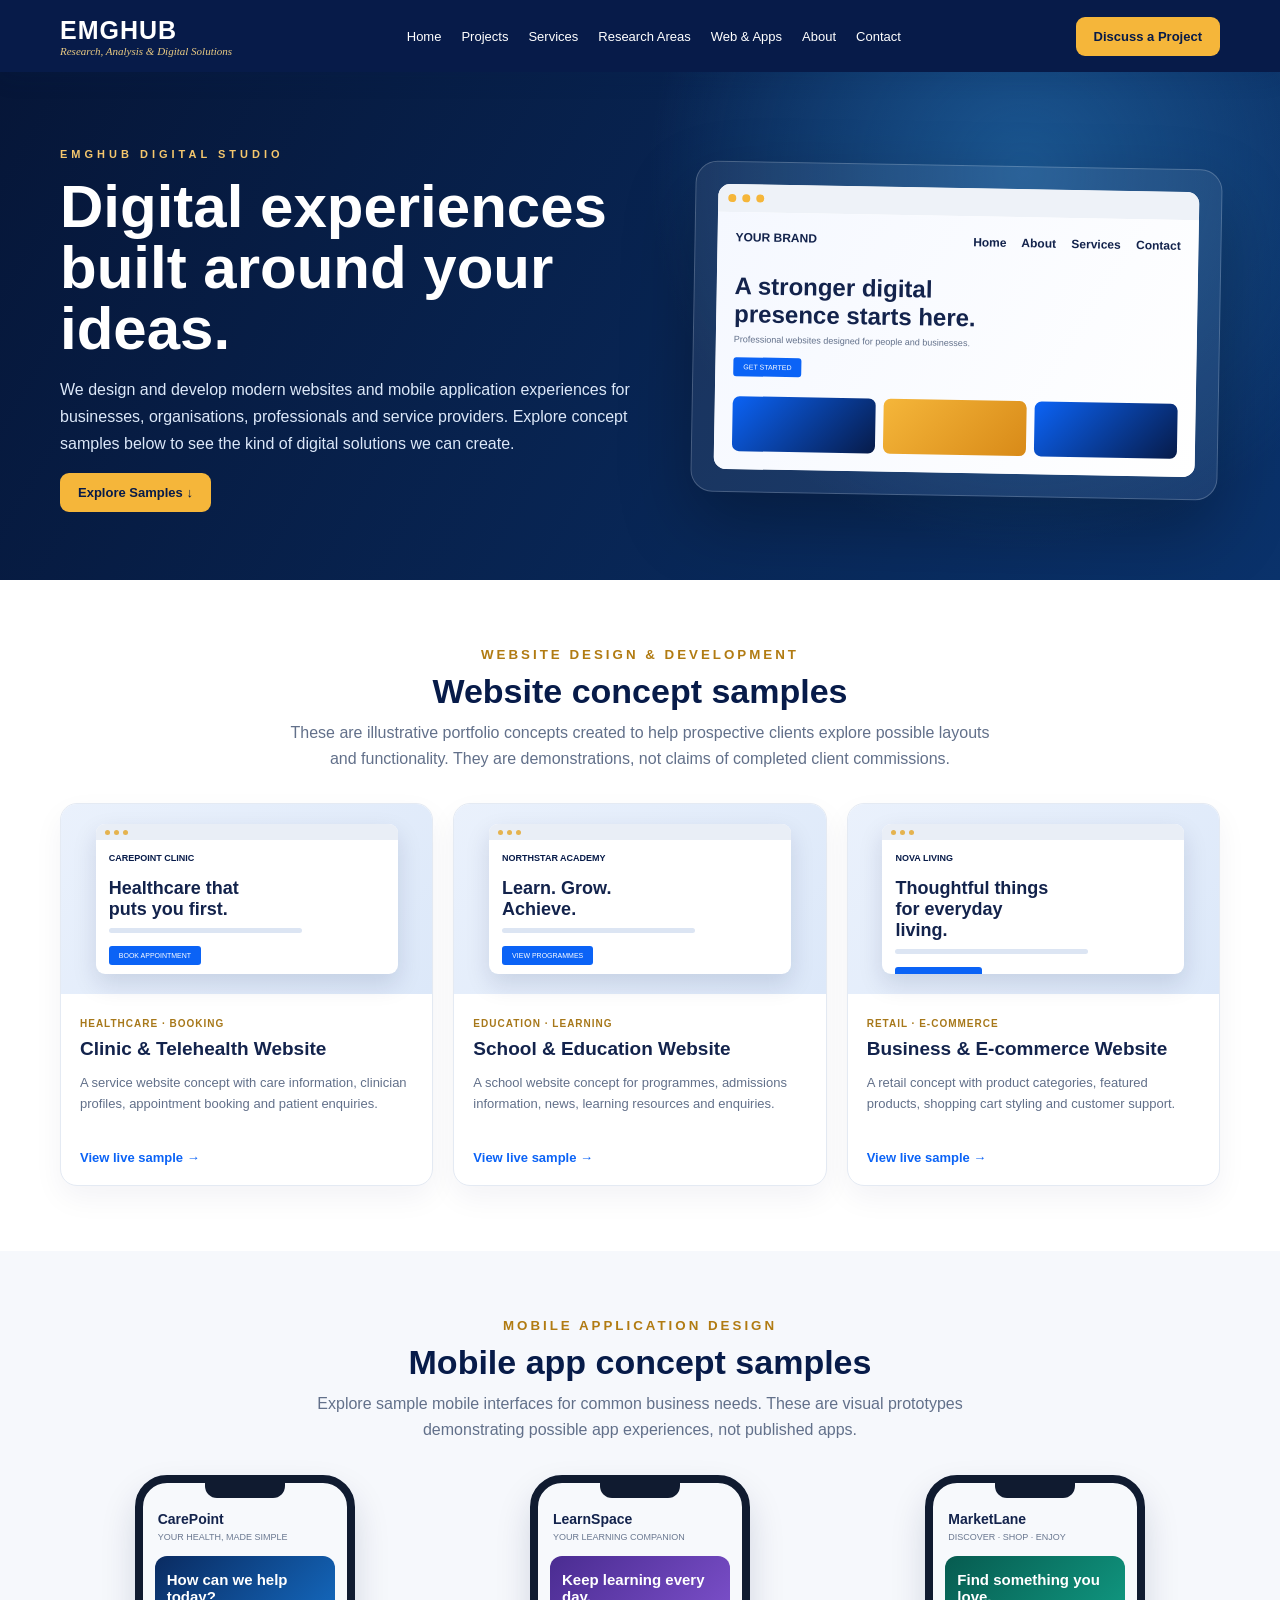
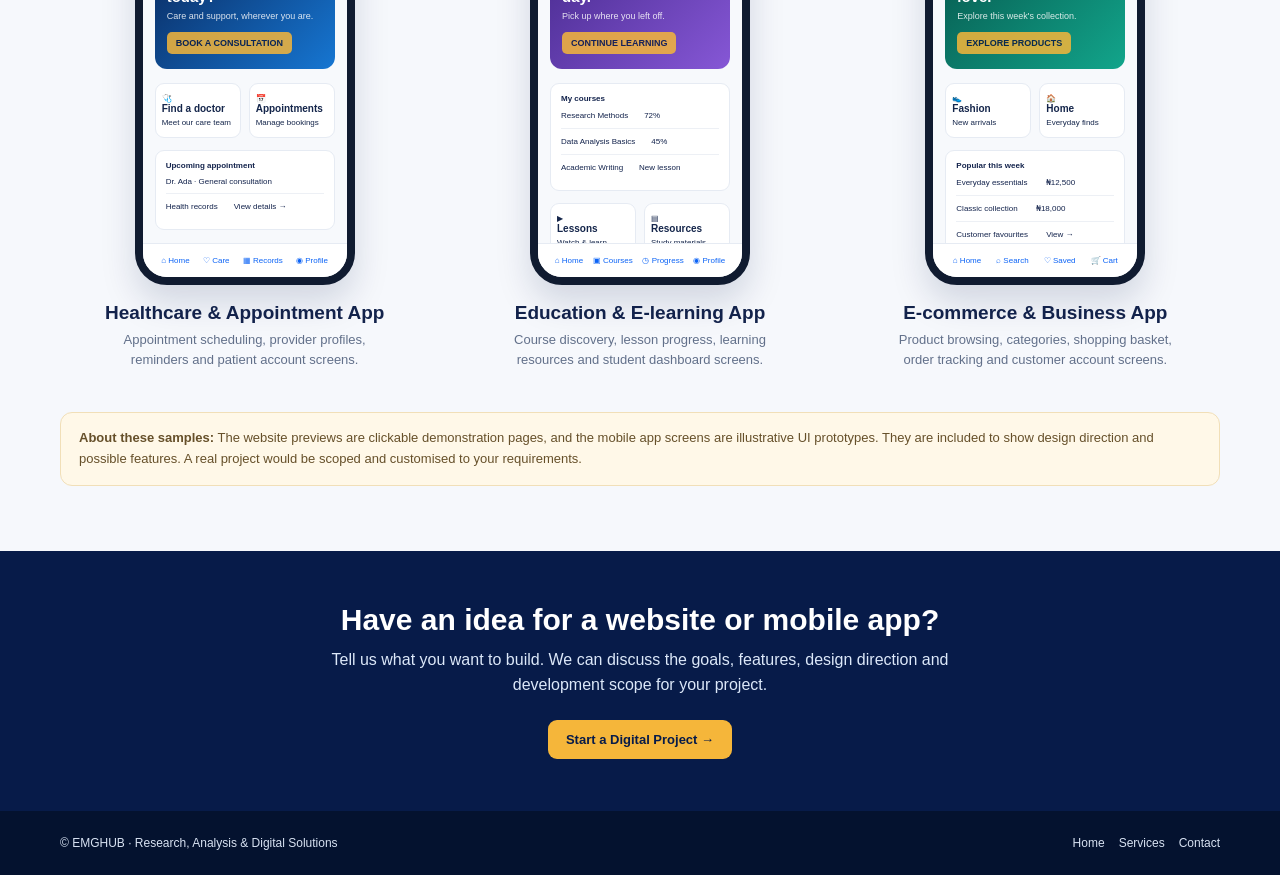
<file: digital-portfolio.html>
<!DOCTYPE html><html lang="en"><head><meta charset="UTF-8"><meta name="viewport" content="width=device-width,initial-scale=1"><meta name="description" content="Explore EMGHUB website design and mobile application concept samples."><title>Website & Mobile App Portfolio | EMGHUB</title><style>
:root{--navy:#071b49;--blue:#0b63f6;--gold:#f5b63a;--ink:#13234c;--muted:#62708a;--line:#e4eaf3;--soft:#f5f8fd}*{box-sizing:border-box}body{margin:0;font-family:Inter,Arial,sans-serif;color:var(--ink);background:#fff}a{text-decoration:none;color:inherit}.container{width:min(1160px,92%);margin:auto}.top{position:sticky;top:0;background:#071b49;color:white;z-index:5;box-shadow:0 5px 25px #071b4922}.nav{height:72px;display:flex;align-items:center;justify-content:space-between;gap:20px}.brand{font-size:25px;font-weight:900;letter-spacing:1px}.brand small{display:block;font:italic 11px Georgia;color:#eacb83;letter-spacing:0}.links{display:flex;gap:20px;font-size:13px}.links a:hover{color:#f5c76d}.btn{display:inline-block;padding:12px 18px;border-radius:9px;background:var(--gold);color:#071b49;font-weight:800;font-size:13px}.hero{background:radial-gradient(circle at 80% 20%,#1b5792 0,transparent 34%),linear-gradient(120deg,#061638,#0a326b);color:white;padding:76px 0 68px;overflow:hidden}.hero-grid{display:grid;grid-template-columns:1.05fr .95fr;gap:50px;align-items:center}.eyebrow{color:#f5c76d;font-size:11px;letter-spacing:4px;font-weight:800}.hero h1{font-size:clamp(38px,5vw,60px);line-height:1.02;margin:16px 0}.hero p{max-width:590px;color:#dce8f9;line-height:1.7}.hero-visual{border:1px solid #ffffff33;border-radius:22px;background:#ffffff12;padding:22px;box-shadow:0 30px 70px #0004;transform:rotate(1deg)}.browser{background:#fff;border-radius:12px;overflow:hidden;color:#13234c}.browserbar{background:#eef2f8;padding:10px;display:flex;gap:6px}.dot{width:8px;height:8px;border-radius:50%;background:#f5b63a}.mocksite{padding:18px;background:linear-gradient(120deg,#f5f8ff,#fff);min-height:220px}.mocknav{display:flex;justify-content:space-between;font-weight:900;font-size:12px}.mockheadline{font-size:24px;font-weight:900;max-width:260px;margin-top:25px}.mocktiles{display:flex;gap:8px;margin-top:20px}.mocktiles span{height:55px;flex:1;border-radius:7px;background:linear-gradient(135deg,#0b63f6,#071b49)}.section{padding:65px 0}.section.alt{background:#f6f8fc}.heading{text-align:center;margin-bottom:32px}.heading small{color:#b17b12;letter-spacing:3px;font-weight:800}.heading h2{font-size:34px;color:var(--navy);margin:9px 0}.heading p{color:var(--muted);max-width:700px;margin:auto;line-height:1.6}.cards{display:grid;grid-template-columns:repeat(3,1fr);gap:20px}.card{border:1px solid var(--line);border-radius:17px;overflow:hidden;background:#fff;box-shadow:0 12px 30px #071b490d;transition:.25s}.card:hover{transform:translateY(-6px);box-shadow:0 20px 40px #071b491a}.preview{height:190px;padding:18px;background:linear-gradient(135deg,#eaf1fc,#dce8f9);display:flex;align-items:center;justify-content:center}.mini{width:90%;height:150px;background:#fff;border-radius:9px;box-shadow:0 10px 25px #071b4920;overflow:hidden}.mini-top{height:16px;background:#e9eef6;padding-left:9px;display:flex;align-items:center;gap:4px}.mini-top i{width:5px;height:5px;border-radius:50%;background:#e5b34f}.mini-body{padding:13px}.mini-brand{font-size:9px;font-weight:900;color:#071b49}.mini-title{font-size:18px;font-weight:900;margin-top:15px;max-width:160px}.mini-line{height:5px;width:70%;background:#dce5f3;border-radius:4px;margin-top:8px}.mini-btn{margin-top:13px;background:#0b63f6;color:white;font-size:7px;padding:6px 10px;display:inline-block;border-radius:3px}.cardbody{padding:19px}.tag{font-size:10px;text-transform:uppercase;letter-spacing:1px;color:#a7781a;font-weight:800}.card h3{margin:7px 0;font-size:19px}.card p{color:var(--muted);font-size:13px;line-height:1.6;min-height:62px}.card a.link{color:#0b63f6;font-size:13px;font-weight:800}.apps{display:grid;grid-template-columns:repeat(3,1fr);gap:26px;align-items:start}.app-card{text-align:center}.phone{width:220px;height:410px;border:8px solid #101b30;border-radius:32px;background:#f7f9fc;margin:0 auto 17px;box-shadow:0 18px 35px #071b4926;overflow:hidden;position:relative}.notch{width:80px;height:15px;background:#101b30;border-radius:0 0 12px 12px;margin:0 auto 12px}.app-head{padding:0 15px;text-align:left}.app-head b{font-size:14px}.app-head small{display:block;color:#6a7890;font-size:9px;margin-top:4px}.app-banner{margin:14px 12px;padding:15px 12px;border-radius:12px;background:linear-gradient(135deg,#0a2b61,#1676d2);color:white;text-align:left}.app-banner strong{font-size:15px;display:block}.app-banner span{font-size:9px;opacity:.85}.app-action{display:inline-block;margin-top:9px;padding:6px 9px;background:#f5b63a;color:#071b49;border-radius:5px;font-size:8px;font-weight:900}.app-row{display:flex;gap:8px;margin:10px 12px}.app-tile{flex:1;background:white;border:1px solid #e6ebf3;border-radius:9px;padding:10px 6px;text-align:left;font-size:8px;color:#15264b}.app-tile b{display:block;font-size:10px;margin-bottom:4px}.app-list{margin:12px;text-align:left;background:white;border:1px solid #e6ebf3;border-radius:9px;padding:10px;font-size:8px}.app-list div{padding:7px 0;border-bottom:1px solid #edf0f5}.app-list div:last-child{border:0}.phone-nav{position:absolute;bottom:0;left:0;right:0;background:#fff;border-top:1px solid #e6ebf3;padding:12px;display:flex;justify-content:space-around;color:#0b63f6;font-size:8px}.app-card h3{font-size:19px;margin:0 0 6px}.app-card p{font-size:13px;color:var(--muted);line-height:1.6;max-width:300px;margin:0 auto 13px}.note{background:#fff8e8;border:1px solid #f1dfb8;border-radius:12px;padding:15px 18px;color:#66502a;font-size:13px;line-height:1.6;margin-top:28px}.cta{background:#071b49;color:white;text-align:center;padding:52px 20px}.cta h2{font-size:30px;margin:0 0 10px}.cta p{color:#dce8f9;max-width:650px;margin:0 auto 22px;line-height:1.6}footer{background:#04122f;color:#d8e2f2;padding:25px 0;font-size:12px}.foot{display:flex;justify-content:space-between;gap:20px;flex-wrap:wrap}.foot a{margin-left:14px}@media(max-width:800px){.hero-grid{grid-template-columns:1fr}.cards,.apps{grid-template-columns:1fr}.links{display:none}.phone{width:230px}.section{padding:48px 0}}
</style><style id="emghub-mobile-compat">/* EMGHUB responsive compatibility layer */
*,*::before,*::after{box-sizing:border-box}
html{width:100%;overflow-x:hidden;-webkit-text-size-adjust:100%;scroll-behavior:smooth}
body{width:100%;max-width:100%;overflow-x:hidden;margin:0}
img,svg,video,iframe{max-width:100%;height:auto}
button,input,select,textarea{font:inherit;max-width:100%}
pre,code{max-width:100%;overflow-x:auto}
@media(max-width:760px){
  body{font-size:15px}
  .container,.content,.section,.wrap{width:min(100% - 32px,100%);max-width:100%;margin-left:auto;margin-right:auto}
  .topbar{height:auto;min-height:0;position:sticky;top:0}
  .nav{width:92%;gap:10px;flex-wrap:wrap;padding:10px 0}
  .navlinks,.links{order:3;display:flex;flex:0 0 100%;width:100%;max-width:100%;gap:8px 16px;overflow-x:auto;overflow-y:hidden;white-space:nowrap;padding:7px 0 9px;scrollbar-width:thin;-webkit-overflow-scrolling:touch}
  .navlinks a,.links a{white-space:nowrap;flex:0 0 auto;padding:7px 0;font-size:12px}
  .nav .btn{display:none}
  .hero,.hero-content{min-height:0}
  .hero{padding-top:38px;padding-bottom:38px}
  .hero-content{grid-template-columns:minmax(0,1fr)!important;gap:20px;padding-top:18px;padding-bottom:18px}
  .hero-copy,.hero-text{min-width:0}
  .hero h1{font-size:clamp(32px,9vw,48px);line-height:1.08;overflow-wrap:anywhere}
  .hero h2{font-size:clamp(19px,5vw,25px)}
  .hero p{font-size:14px;line-height:1.65}
  .hero-actions,.hero-trust{flex-wrap:wrap;gap:10px;justify-content:center}
  .portrait-wrap{max-width:100%;height:auto}
  .portrait{max-width:100%;height:auto}
  .project-grid,.grid,.grid3,.grid4,.grid6,.area-grid,.course-grid,.pt-grid,.process,.about-grid,.contact-grid,.service-grid,.demo-grid,.app-grid{grid-template-columns:1fr!important}
  .project-card,.service,.box,.card{min-width:0}
  .section{padding-top:42px;padding-bottom:42px}
  .section-head{flex-wrap:wrap;gap:12px}
  .section-head h2{font-size:clamp(23px,6vw,32px)}
  .footer-top,.footer-bottom{flex-direction:column;align-items:flex-start;gap:18px}
  .footer-links{display:flex;flex-wrap:wrap;gap:12px}
  .research-strip,.photo-grid,.research-grid{grid-template-columns:1fr 1fr!important}
  .research-strip img,.photo-grid img,.research-grid img{width:100%;height:150px;object-fit:cover}
  .digital-hero,.portfolio-hero{padding:42px 20px}
  .phone-grid{grid-template-columns:1fr!important;justify-items:center}
  .phone-mockup{max-width:min(100%,310px)}
  .table-wrap{max-width:100%;overflow-x:auto}
  table{min-width:560px}
  .btn,a.btn{min-height:42px}
}
@media(max-width:420px){
  .container{width:calc(100% - 26px)}
  .brand{min-width:0;max-width:100%}
  .brand strong{font-size:20px}
  .hero h1{font-size:34px}
  .research-strip,.photo-grid,.research-grid{grid-template-columns:1fr!important}
  .research-strip img,.photo-grid img,.research-grid img{height:190px}
  .btn{padding:11px 14px}
}
</style>
</head><body>
<header class="top"><div class="container nav"><a class="brand" href="index.html">EMGHUB<small>Research, Analysis &amp; Digital Solutions</small></a><nav class="links"><a href="index.html">Home</a><a href="projects.html">Projects</a><a href="services.html">Services</a><a href="research-areas.html">Research Areas</a><a href="digital-portfolio.html">Web &amp; Apps</a><a href="about.html">About</a><a href="contact.html">Contact</a></nav><a class="btn" href="contact.html">Discuss a Project</a></div></header>
<section class="hero"><div class="container hero-grid"><div><div class="eyebrow">EMGHUB DIGITAL STUDIO</div><h1>Digital experiences built around your ideas.</h1><p>We design and develop modern websites and mobile application experiences for businesses, organisations, professionals and service providers. Explore concept samples below to see the kind of digital solutions we can create.</p><a class="btn" href="#websites">Explore Samples ↓</a></div><div class="hero-visual"><div class="browser"><div class="browserbar"><i class="dot"></i><i class="dot"></i><i class="dot"></i></div><div class="mocksite"><div class="mocknav"><span>YOUR BRAND</span><span>Home　 About　 Services　 Contact</span></div><div class="mockheadline">A stronger digital presence starts here.</div><div style="font-size:9px;color:#62708a;margin-top:6px">Professional websites designed for people and businesses.</div><span class="mini-btn">GET STARTED</span><div class="mocktiles"><span></span><span style="background:linear-gradient(135deg,#f5b63a,#d88a18)"></span><span></span></div></div></div></div></div></section>
<section class="section" id="websites"><div class="container"><div class="heading"><small>WEBSITE DESIGN &amp; DEVELOPMENT</small><h2>Website concept samples</h2><p>These are illustrative portfolio concepts created to help prospective clients explore possible layouts and functionality. They are demonstrations, not claims of completed client commissions.</p></div><div class="cards">
<article class="card"><div class="preview"><div class="mini"><div class="mini-top"><i></i><i></i><i></i></div><div class="mini-body"><div class="mini-brand">CAREPOINT CLINIC</div><div class="mini-title">Healthcare that puts you first.</div><div class="mini-line"></div><span class="mini-btn">BOOK APPOINTMENT</span></div></div></div><div class="cardbody"><span class="tag">Healthcare · Booking</span><h3>Clinic &amp; Telehealth Website</h3><p>A service website concept with care information, clinician profiles, appointment booking and patient enquiries.</p><a class="link" href="demos/clinic-website.html">View live sample →</a></div></article>
<article class="card"><div class="preview"><div class="mini"><div class="mini-top"><i></i><i></i><i></i></div><div class="mini-body"><div class="mini-brand">NORTHSTAR ACADEMY</div><div class="mini-title">Learn. Grow. Achieve.</div><div class="mini-line"></div><span class="mini-btn">VIEW PROGRAMMES</span></div></div></div><div class="cardbody"><span class="tag">Education · Learning</span><h3>School &amp; Education Website</h3><p>A school website concept for programmes, admissions information, news, learning resources and enquiries.</p><a class="link" href="demos/academy-website.html">View live sample →</a></div></article>
<article class="card"><div class="preview"><div class="mini"><div class="mini-top"><i></i><i></i><i></i></div><div class="mini-body"><div class="mini-brand">NOVA LIVING</div><div class="mini-title">Thoughtful things for everyday living.</div><div class="mini-line"></div><span class="mini-btn">SHOP COLLECTION</span></div></div></div><div class="cardbody"><span class="tag">Retail · E-commerce</span><h3>Business &amp; E-commerce Website</h3><p>A retail concept with product categories, featured products, shopping cart styling and customer support.</p><a class="link" href="demos/store-website.html">View live sample →</a></div></article>
</div></div></section>
<section class="section alt" id="mobile-apps"><div class="container"><div class="heading"><small>MOBILE APPLICATION DESIGN</small><h2>Mobile app concept samples</h2><p>Explore sample mobile interfaces for common business needs. These are visual prototypes demonstrating possible app experiences, not published apps.</p></div><div class="apps">
<div class="app-card"><div class="phone"><div class="notch"></div><div class="app-head"><b>CarePoint</b><small>YOUR HEALTH, MADE SIMPLE</small></div><div class="app-banner"><strong>How can we help today?</strong><span>Care and support, wherever you are.</span><br><span class="app-action">BOOK A CONSULTATION</span></div><div class="app-row"><div class="app-tile">🩺<b>Find a doctor</b>Meet our care team</div><div class="app-tile">📅<b>Appointments</b>Manage bookings</div></div><div class="app-list"><b>Upcoming appointment</b><div>Dr. Ada · General consultation</div><div>Health records　　View details →</div></div><div class="phone-nav"><span>⌂ Home</span><span>♡ Care</span><span>▦ Records</span><span>◉ Profile</span></div></div><h3>Healthcare &amp; Appointment App</h3><p>Appointment scheduling, provider profiles, reminders and patient account screens.</p></div>
<div class="app-card"><div class="phone"><div class="notch"></div><div class="app-head"><b>LearnSpace</b><small>YOUR LEARNING COMPANION</small></div><div class="app-banner" style="background:linear-gradient(135deg,#4a2c91,#8657d6)"><strong>Keep learning every day.</strong><span>Pick up where you left off.</span><br><span class="app-action">CONTINUE LEARNING</span></div><div class="app-list"><b>My courses</b><div>Research Methods　　72%</div><div>Data Analysis Basics　　45%</div><div>Academic Writing　　New lesson</div></div><div class="app-row"><div class="app-tile">▶<b>Lessons</b>Watch &amp; learn</div><div class="app-tile">▤<b>Resources</b>Study materials</div></div><div class="phone-nav"><span>⌂ Home</span><span>▣ Courses</span><span>◷ Progress</span><span>◉ Profile</span></div></div><h3>Education &amp; E-learning App</h3><p>Course discovery, lesson progress, learning resources and student dashboard screens.</p></div>
<div class="app-card"><div class="phone"><div class="notch"></div><div class="app-head"><b>MarketLane</b><small>DISCOVER · SHOP · ENJOY</small></div><div class="app-banner" style="background:linear-gradient(135deg,#075b50,#12a58b)"><strong>Find something you love.</strong><span>Explore this week's collection.</span><br><span class="app-action">EXPLORE PRODUCTS</span></div><div class="app-row"><div class="app-tile">👟<b>Fashion</b>New arrivals</div><div class="app-tile">🏠<b>Home</b>Everyday finds</div></div><div class="app-list"><b>Popular this week</b><div>Everyday essentials　　 ₦12,500</div><div>Classic collection　　 ₦18,000</div><div>Customer favourites　　 View →</div></div><div class="phone-nav"><span>⌂ Home</span><span>⌕ Search</span><span>♡ Saved</span><span>🛒 Cart</span></div></div><h3>E-commerce &amp; Business App</h3><p>Product browsing, categories, shopping basket, order tracking and customer account screens.</p></div>
</div><div class="note"><strong>About these samples:</strong> The website previews are clickable demonstration pages, and the mobile app screens are illustrative UI prototypes. They are included to show design direction and possible features. A real project would be scoped and customised to your requirements.</div></div></section>
<section class="cta"><h2>Have an idea for a website or mobile app?</h2><p>Tell us what you want to build. We can discuss the goals, features, design direction and development scope for your project.</p><a class="btn" href="contact.html">Start a Digital Project →</a></section><footer><div class="container foot"><span>© EMGHUB · Research, Analysis &amp; Digital Solutions</span><span><a href="index.html">Home</a><a href="services.html">Services</a><a href="contact.html">Contact</a></span></div></footer></body></html>
</file>
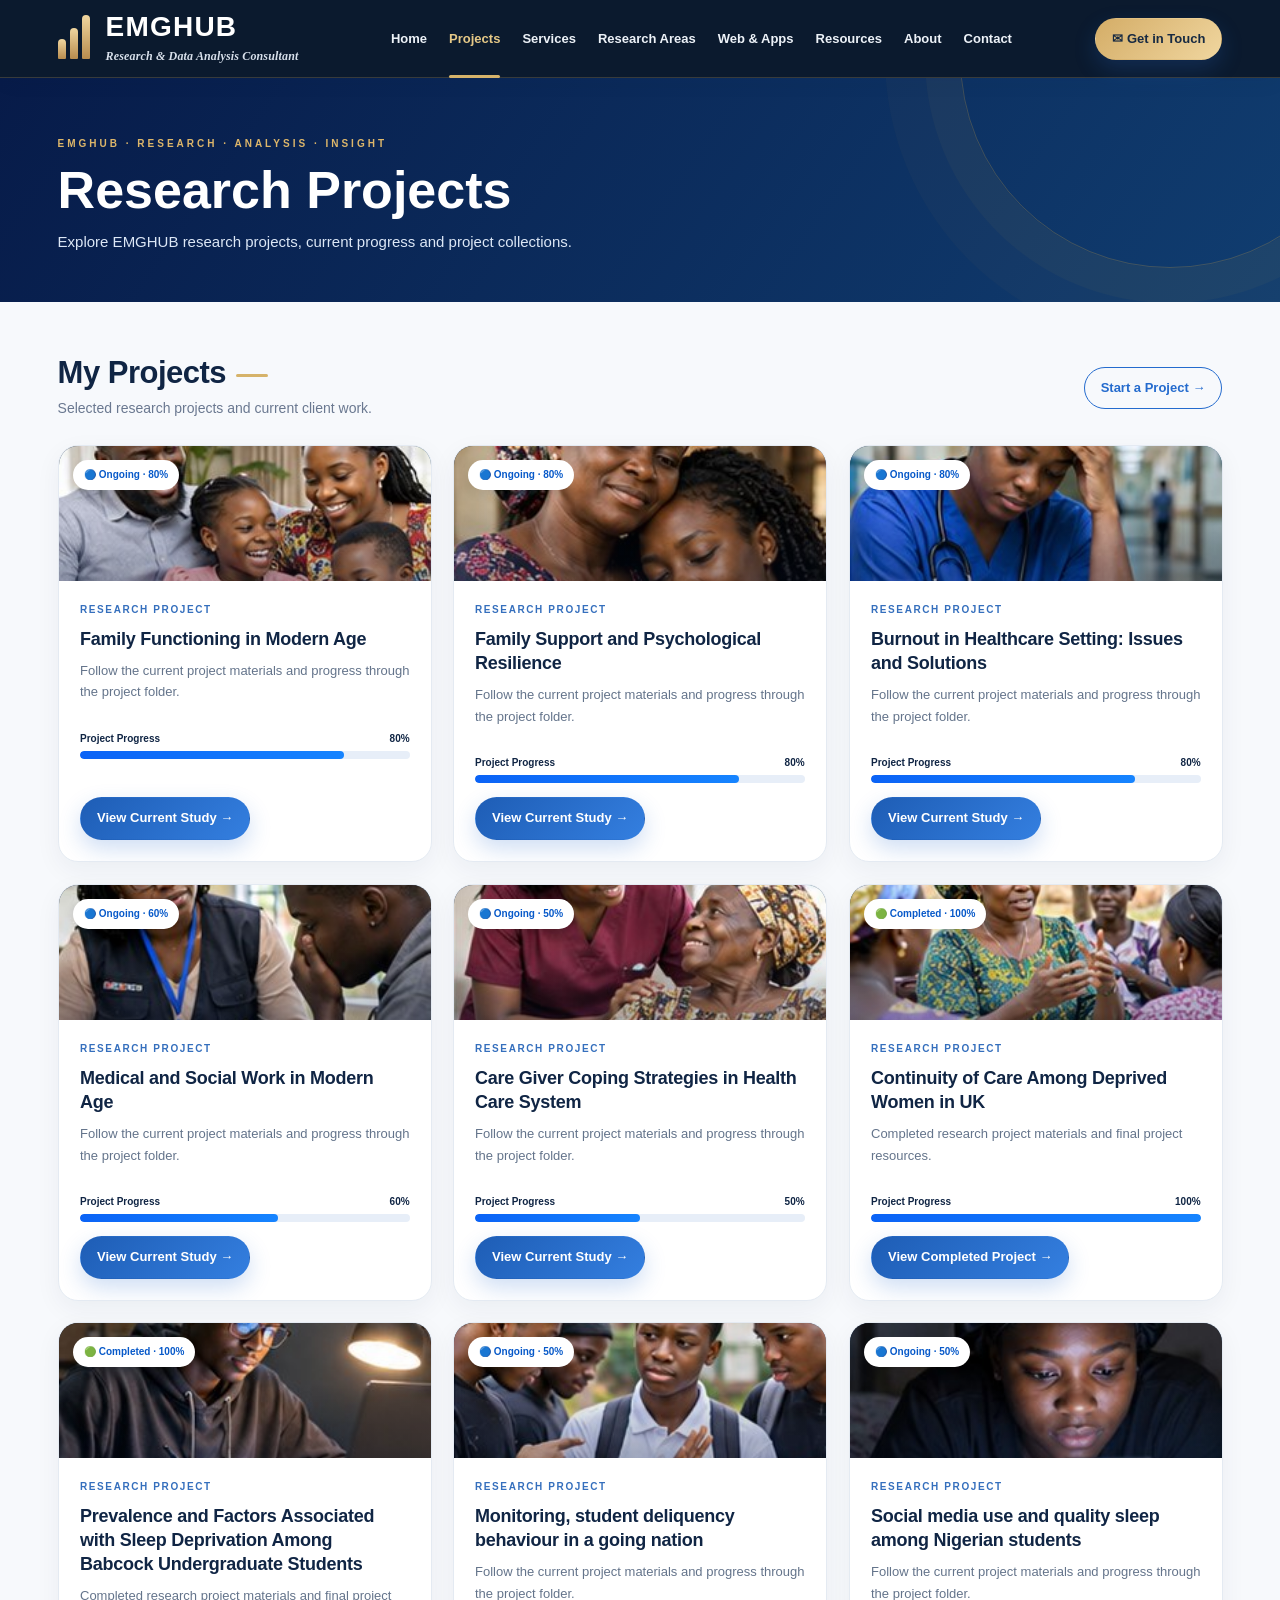
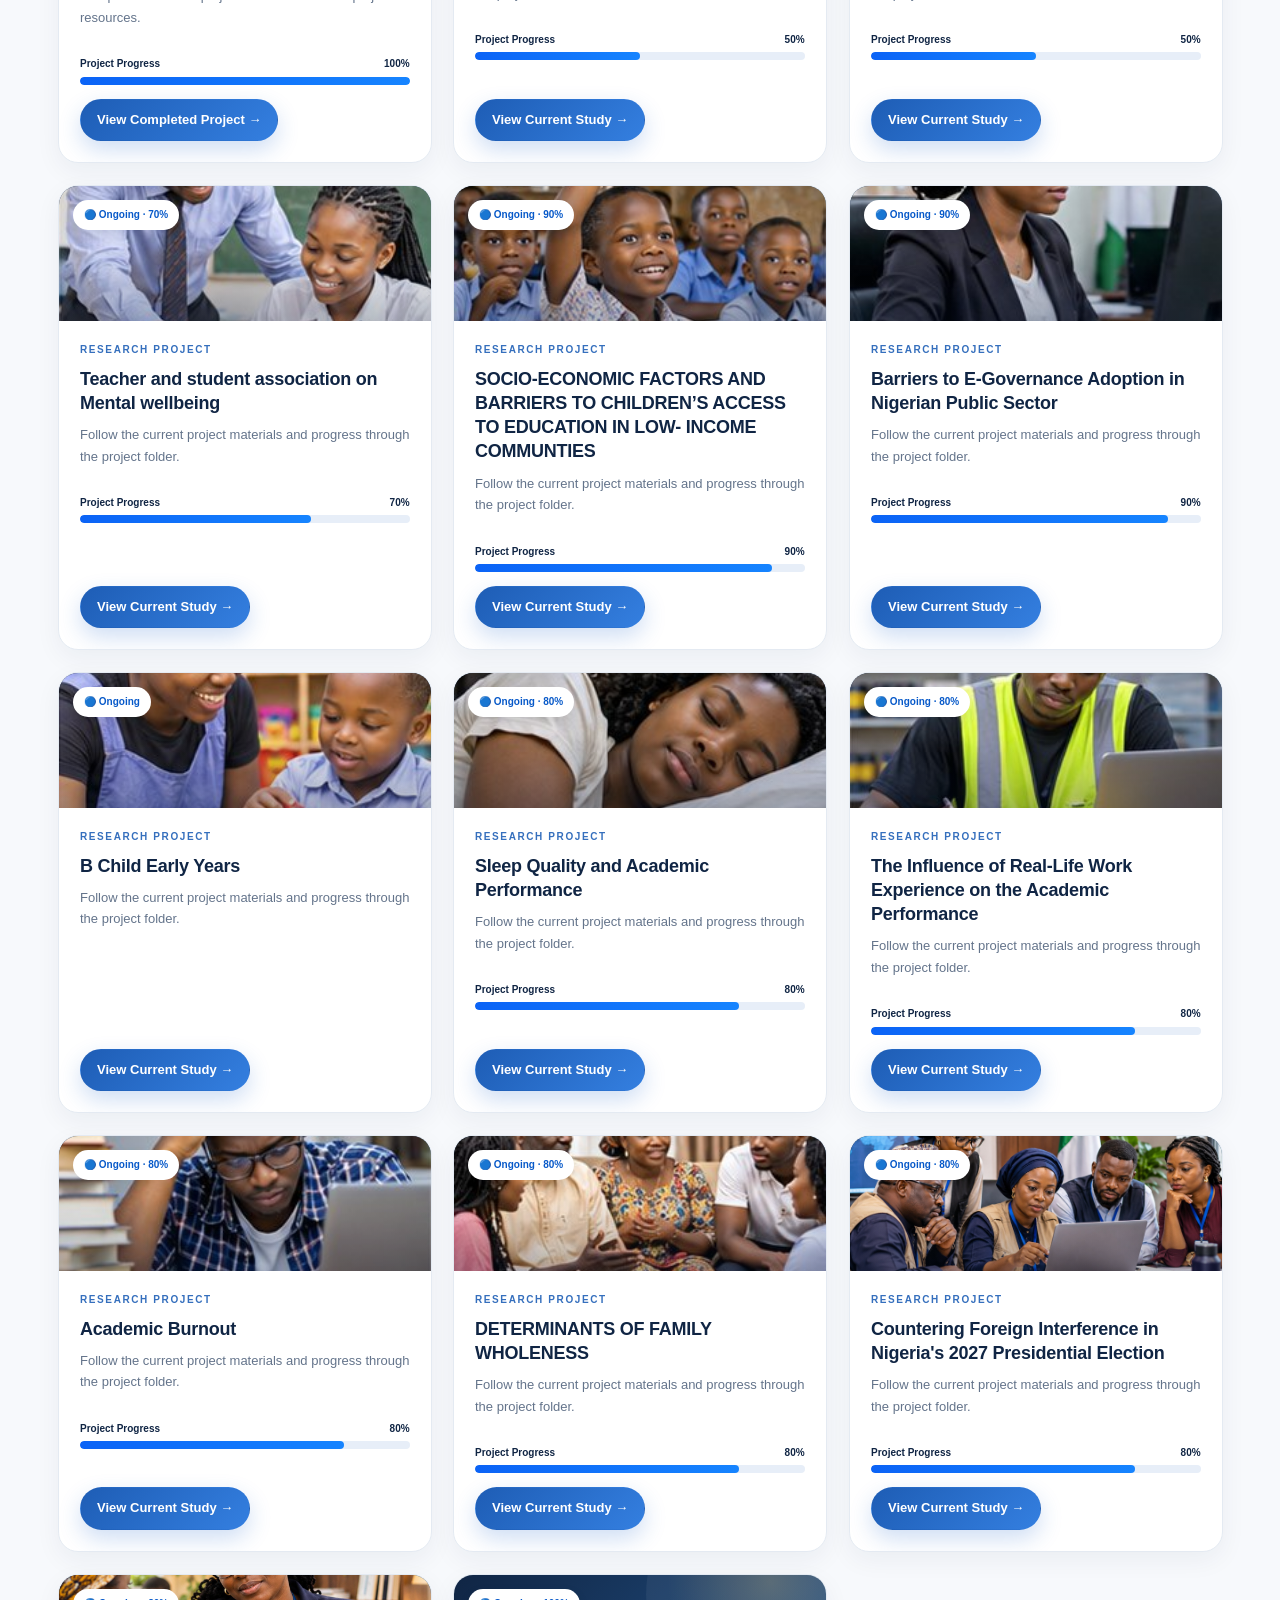
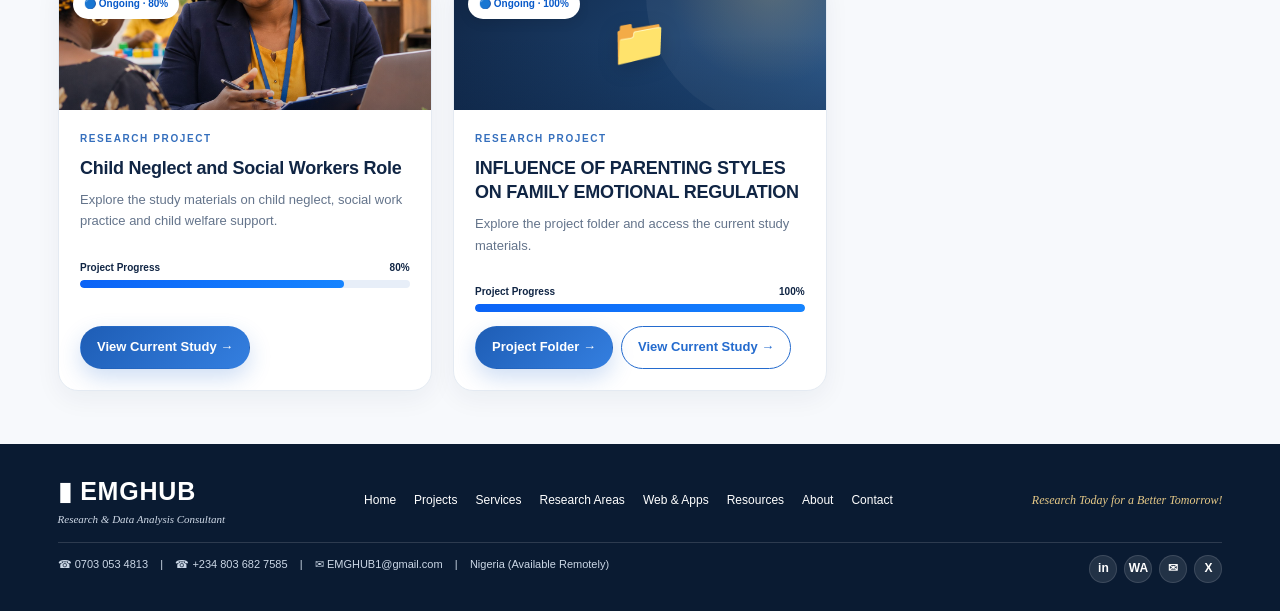
<file: projects.html>
<!DOCTYPE html>
<html lang="en"><head>
<meta charset="utf-8"/>
<meta content="width=device-width, initial-scale=1.0" name="viewport"/>
<meta content="Explore EMGHUB research projects, current progress and project collections." name="description"/>
<title>Research Projects | EMGHUB</title>
<style>
:root{
  --navy:#071b49; --blue:#0b63f6; --blue2:#1684ff; --ink:#10204a;
  --muted:#53627d; --line:#dce7f7; --soft:#f5f9ff; --white:#fff;
  --gold:#f5b63a; --shadow:0 14px 35px rgba(7,27,73,.10);
  --radius:18px;
}
*{box-sizing:border-box}
html{scroll-behavior:smooth}
body{margin:0;font-family:Inter,ui-sans-serif,system-ui,-apple-system,BlinkMacSystemFont,"Segoe UI",Arial,sans-serif;color:var(--ink);background:#fff}
a{text-decoration:none;color:inherit}
button{font:inherit}
.container{width:min(1240px,92%);margin:auto}
.topbar{height:72px;background:#fff;border-bottom:1px solid #e8eef8;display:flex;align-items:center;position:sticky;top:0;z-index:50}
.nav{display:flex;align-items:center;justify-content:space-between;gap:28px}
.brand{display:flex;align-items:center;gap:12px;min-width:250px}
.brandmark{width:39px;height:45px;display:flex;align-items:flex-end;gap:4px}
.brandmark i{display:block;width:9px;background:var(--blue);border-radius:2px 2px 0 0}
.brandmark i:nth-child(1){height:20px}.brandmark i:nth-child(2){height:31px}.brandmark i:nth-child(3){height:44px}
.brand strong{font-size:27px;letter-spacing:.5px;line-height:1;color:var(--navy)}
.brand small{display:block;font-family:Georgia,serif;font-style:italic;font-weight:600;font-size:12px;color:var(--navy);margin-top:3px}
.navlinks{display:flex;align-items:center;gap:27px;font-size:14px;color:#13234c}
.navlinks a{padding:26px 0;position:relative}
.navlinks a:hover,.navlinks a.active{color:var(--blue)}
.navlinks a.active:after{content:"";position:absolute;left:0;right:0;bottom:0;height:3px;background:var(--blue);border-radius:4px}
.btn{display:inline-flex;align-items:center;justify-content:center;gap:9px;border-radius:10px;padding:13px 20px;font-weight:700;border:1px solid transparent;cursor:pointer;transition:.2s}
.btn.primary{background:linear-gradient(135deg,#0b63f6,#167df7);color:#fff;box-shadow:0 8px 20px rgba(11,99,246,.18)}
.btn.primary:hover{transform:translateY(-2px);box-shadow:0 12px 25px rgba(11,99,246,.25)}
.btn.outline{border-color:#fff;color:#fff;background:transparent}
.btn.white{background:#fff;color:var(--navy)}
.btn.small{padding:10px 15px;font-size:13px}
.hero{min-height:495px;position:relative;overflow:hidden;color:#fff;background:#062c67}
.hero:before{content:"";position:absolute;inset:0;background:linear-gradient(90deg,rgba(2,20,49,.78) 0%,rgba(3,38,87,.83) 31%,rgba(3,46,98,.80) 58%,rgba(2,29,63,.55) 100%);z-index:1}
.hero-bg{position:absolute;inset:0;background:
 radial-gradient(circle at 75% 25%,rgba(19,121,255,.25),transparent 30%),
 linear-gradient(120deg,#082b60,#053f86 50%,#061d44)}
.hero-content{position:relative;z-index:2;min-height:495px;display:grid;grid-template-columns:270px 1fr 285px;align-items:center;gap:28px}
.portrait-wrap{height:495px;align-self:end;position:relative;display:flex;align-items:flex-end;justify-content:center;overflow:hidden}
.portrait{width:330px;height:440px;object-fit:cover;object-position:50% 18%;border-radius:160px 160px 0 0;filter:saturate(.98) contrast(1.02);box-shadow:0 0 0 1px rgba(255,255,255,.06)}
.portrait-tag{position:absolute;left:4px;bottom:0;background:rgba(5,30,67,.88);padding:15px 18px;width:205px;border-left:3px solid var(--blue2);border-radius:12px 12px 0 0}
.portrait-tag .script{font-family:"Brush Script MT","Segoe Script",cursive;font-size:27px}
.portrait-tag span{display:block;font-size:14px;margin-top:3px;font-weight:700}
.hero-copy{text-align:left;padding:22px 0}
.kicker{font-size:11px;letter-spacing:7px;font-weight:700;opacity:.9;margin-bottom:12px}
.hero h1{font-size:68px;letter-spacing:1px;margin:0 0 8px;font-weight:900;line-height:.95;text-shadow:0 5px 22px rgba(0,0,0,.22)}
.hero h2{font-family:Georgia,serif;font-style:italic;font-weight:500;font-size:27px;margin:0 0 14px}
.hero p{font-size:15px;line-height:1.55;max-width:570px;margin:0 0 18px;color:#e7f0ff}
.hero-actions{display:flex;gap:12px;flex-wrap:wrap}
.hero-trust{display:flex;gap:25px;margin-top:30px;flex-wrap:wrap}
.trust{display:flex;align-items:center;gap:9px;font-size:13px}
.icon-circle{width:44px;height:44px;border:2px solid #1881ff;border-radius:50%;display:grid;place-items:center;background:rgba(7,70,150,.48);font-size:20px}
.hero-side{height:100%;display:flex;align-items:center;justify-content:flex-end}
.quote-card{max-width:280px}
.quote{font-family:Georgia,serif;font-style:italic;font-size:18px;line-height:1.35;margin-bottom:15px}
.quote-line{width:35px;height:3px;background:#fff;margin-bottom:22px}
.book-stack{display:flex;flex-direction:column;gap:4px;transform:perspective(500px) rotateY(-5deg)}
.book{height:43px;border-radius:5px 10px 10px 5px;background:linear-gradient(90deg,#082750,#0b3e79);border-left:5px solid #126cf2;box-shadow:0 5px 10px rgba(0,0,0,.25);display:flex;align-items:center;padding:0 14px;color:#ffc44d;font-weight:800;font-size:12px;letter-spacing:.4px}
section{padding:22px 0}
.section-head{display:flex;justify-content:space-between;align-items:flex-end;gap:20px;margin-bottom:13px}
.section-head h2{margin:0;font-size:24px;line-height:1.1;color:var(--navy)}
.section-head h2:after{content:"";display:inline-block;width:40px;height:3px;background:var(--blue);margin-left:10px;vertical-align:middle;border-radius:5px}
.section-head p{margin:3px 0 0;color:var(--muted);font-size:13px}
.services{background:#fff}
.grid6{display:grid;grid-template-columns:repeat(6,1fr);gap:9px}
.service{min-height:138px;border:1px solid #edf1f7;background:#fff;border-radius:12px;padding:14px 10px;text-align:center;box-shadow:0 5px 16px rgba(7,27,73,.045);transition:.2s}
.service:hover{transform:translateY(-4px);box-shadow:var(--shadow)}
.tile-icon{width:47px;height:47px;margin:0 auto 8px;border-radius:10px;display:grid;place-items:center;color:#fff;font-size:22px;font-weight:800}
.service h3{font-size:14px;margin:0 0 6px;color:var(--navy)}
.service p{font-size:12px;line-height:1.35;color:var(--muted);margin:0}
.c1{background:linear-gradient(135deg,#173b71,#071d46)}.c2{background:linear-gradient(135deg,#13a05a,#06723d)}
.c3{background:linear-gradient(135deg,#8b3ff1,#5b1db8)}.c4{background:linear-gradient(135deg,#ff7a18,#ef3b0b)}
.c5{background:linear-gradient(135deg,#2184f7,#1457c5)}.c6{background:linear-gradient(135deg,#ff2b71,#cf0750)}
.areas{background:linear-gradient(110deg,#073d78,#062b5b);color:#fff}
.areas .section-head h2,.areas .section-head p{color:#fff}
.area-grid{display:grid;grid-template-columns:repeat(7,1fr);gap:7px}
.area{background:#fff;color:var(--navy);border-radius:9px;padding:9px 6px 10px;text-align:center;min-height:117px;display:flex;flex-direction:column;align-items:center;justify-content:space-between;box-shadow:0 5px 14px rgba(0,0,0,.08)}
.area .tile-icon{width:39px;height:39px;margin:0 auto 4px;font-size:17px}
.area h3{font-size:12px;line-height:1.05;margin:0 0 2px}
.area span{font-size:10px;color:#66728a}
.area a{font-size:11px;color:var(--blue);font-weight:700;margin-top:6px}
.courses{background:#fff}
.course-grid{display:grid;grid-template-columns:repeat(7,1fr);gap:8px}
.course{padding:12px 6px 9px;text-align:center;border:1px solid #edf1f7;border-radius:11px;min-height:113px}
.course .tile-icon{width:42px;height:42px;font-size:18px;margin-bottom:7px}
.course h3{font-size:11.5px;line-height:1.1;margin:0;color:var(--navy)}
.course a{display:inline-block;margin-top:9px;font-size:10.5px;color:var(--blue);font-weight:700}
.about{background:linear-gradient(180deg,#f8fbff,#fff)}
.about-grid{display:grid;grid-template-columns:1.15fr 1fr 1.15fr;gap:22px;align-items:stretch}
.about h2{margin:0 0 12px;color:var(--navy);font-size:24px}
.about p{font-size:13px;line-height:1.6;color:#4f5f79}
.stats{display:grid;grid-template-columns:1fr 1fr;border:1px solid #e6edf7;border-radius:14px;background:#f8fbff;overflow:hidden}
.stat{padding:18px;text-align:center;border-right:1px solid #e5ecf7;border-bottom:1px solid #e5ecf7}
.stat:nth-child(2n){border-right:0}.stat:nth-last-child(-n+2){border-bottom:0}
.stat b{display:block;font-size:23px;color:var(--navy);margin:3px 0}
.stat span{font-size:11px;color:#61708b}
.contact-box{padding-left:4px}
.contact-box h2{margin-bottom:8px}
.contact-box .btn{margin:4px 3px 0 0}
.contact-row{display:flex;gap:8px;flex-wrap:wrap;margin-top:8px}
.process-testimonial{background:#f5f9ff}
.pt-grid{display:grid;grid-template-columns:1.4fr 1fr 1fr;gap:16px}
.process{display:grid;grid-template-columns:repeat(6,1fr);gap:7px}
.step{background:#fff;border:1px solid #e3ebf7;border-radius:10px;padding:12px 6px;text-align:center;min-height:110px;position:relative}
.step:not(:last-child):after{content:"→";position:absolute;right:-12px;top:39px;color:var(--blue);font-weight:900;z-index:2}
.step-icon{font-size:25px;color:var(--blue);margin-bottom:9px}
.step b{display:block;font-size:10px;line-height:1.25}
.testimonial{background:#fff;border:1px solid #e2eaf6;border-radius:13px;padding:18px;box-shadow:0 5px 16px rgba(7,27,73,.04)}
.testimonial .mark{font-size:34px;color:var(--blue);line-height:.7}
.testimonial p{font-family:Georgia,serif;font-style:italic;font-size:13px;line-height:1.5;color:#344465}
.testimonial small{color:#63728b;font-size:10px}
.cta{background:linear-gradient(145deg,#06316d,#0758b4);color:#fff;border-radius:15px;padding:22px;min-height:175px;display:flex;flex-direction:column;justify-content:center}
.cta h3{margin:0 0 7px;font-size:16px}.cta p{font-size:11px;color:#d9e9ff;line-height:1.5;margin:0 0 14px}
.footer{background:#062652;color:#fff;padding:18px 0}
.footer-top{display:flex;align-items:center;justify-content:space-between;gap:20px}
.footer-brand strong{font-size:22px}.footer-brand small{display:block;font-family:Georgia,serif;font-style:italic;font-size:10px}
.footer-links{display:flex;gap:18px;font-size:11px}
.footer-note{font-family:Georgia,serif;font-style:italic;font-size:12px}
.footer-bottom{display:flex;justify-content:space-between;gap:15px;border-top:1px solid rgba(255,255,255,.14);margin-top:14px;padding-top:12px;font-size:11px;color:#dbe8fb}
.socials{display:flex;gap:7px}.social{width:28px;height:28px;border-radius:5px;background:#fff;color:var(--navy);display:grid;place-items:center;font-weight:800;font-size:12px}
@media(max-width:1050px){
 .navlinks{gap:13px}.brand{min-width:auto}.nav .btn{display:none}
 .hero-content{grid-template-columns:220px 1fr}.hero-side{display:none}
 .grid6{grid-template-columns:repeat(3,1fr)}.area-grid{grid-template-columns:repeat(4,1fr)}.course-grid{grid-template-columns:repeat(4,1fr)}
 .about-grid{grid-template-columns:1fr 1fr}.contact-box{grid-column:1/-1}.pt-grid{grid-template-columns:1fr 1fr}.process{grid-template-columns:repeat(3,1fr)}
 .step:not(:last-child):after{display:none}
}
@media(max-width:760px){
 .topbar{height:auto;min-height:66px}.nav{padding:9px 0;flex-wrap:wrap}.navlinks{order:3;width:100%;overflow:auto;justify-content:flex-start;gap:22px}.navlinks a{padding:7px 0;font-size:12px;white-space:nowrap}.navlinks a.active:after{bottom:-1px}
 .brand strong{font-size:22px}.brand small{font-size:9px}
 .hero-content{grid-template-columns:1fr;min-height:auto;padding-top:25px}.hero{min-height:auto}.portrait-wrap{height:300px;order:2}.portrait{width:245px;height:300px}.hero-copy{order:1;text-align:center}.hero h1{font-size:51px}.hero h2{font-size:21px}.hero p{font-size:13px;margin-left:auto;margin-right:auto}.hero-actions,.hero-trust{justify-content:center}.hero-trust{margin-top:18px}.portrait-tag{left:50%;transform:translateX(-50%);bottom:0}
 .grid6{grid-template-columns:repeat(2,1fr)}.area-grid{grid-template-columns:repeat(2,1fr)}.course-grid{grid-template-columns:repeat(2,1fr)}
 .section-head{align-items:flex-start}.section-head .btn{display:none}
 .about-grid,.pt-grid{grid-template-columns:1fr}.process{grid-template-columns:repeat(2,1fr)}
 .footer-top,.footer-bottom{flex-direction:column;align-items:flex-start}.footer-links{flex-wrap:wrap}
}

.projects-section{background:#fff}
.project-grid{display:grid;grid-template-columns:repeat(3,minmax(0,1fr));gap:18px}
.project-card{border:1px solid #e1e9f5;border-radius:16px;overflow:hidden;background:#fff;box-shadow:0 8px 24px rgba(7,27,73,.07);transition:.2s}
.project-card:hover{transform:translateY(-4px);box-shadow:0 15px 32px rgba(7,27,73,.12)}
.project-visual{height:170px;background:linear-gradient(135deg,#062d66,#0b63f6);position:relative;display:grid;place-items:center;overflow:hidden}
.project-image{position:absolute;inset:0;width:100%;height:100%;object-fit:cover;display:block;transition:transform .45s ease}.project-card:hover .project-image{transform:scale(1.045)}.project-visual:after{content:"";position:absolute;inset:45% 0 0;background:linear-gradient(transparent,rgba(4,18,43,.28));pointer-events:none}.project-status{box-shadow:0 3px 12px rgba(0,0,0,.12)}
.project-visual:before{content:"";position:absolute;width:220px;height:220px;border-radius:50%;background:rgba(255,255,255,.08);right:-80px;top:-110px}
.folder-icon{font-size:55px;filter:drop-shadow(0 8px 10px rgba(0,0,0,.18));z-index:1}
.project-status{position:absolute;left:12px;top:12px;background:#fff;color:#0759c9;padding:7px 10px;border-radius:20px;font-size:10px;font-weight:800;z-index:2}
.project-body{padding:17px}
.project-type{font-size:9px;letter-spacing:1.7px;color:var(--blue);font-weight:800}
.project-body h3{font-size:21px;line-height:1.2;color:var(--navy);margin:8px 0}
.project-body p{font-size:12px;line-height:1.5;color:var(--muted);min-height:38px;margin:0 0 14px}
@media(max-width:1050px){.project-grid{grid-template-columns:repeat(2,minmax(0,1fr))}}\n@media(max-width:760px){.project-grid{grid-template-columns:1fr}}

<style>.quality-section{background:#f5f9ff;padding:10px 0}.quality-box{background:linear-gradient(135deg,#062b5d,#0b63c7);border-radius:16px;padding:24px 28px;color:#fff;display:flex;align-items:center;justify-content:space-between;gap:24px;box-shadow:0 12px 30px rgba(7,27,73,.12)}.quality-box h2{font-size:23px;margin:7px 0}.quality-box p{font-size:12px;line-height:1.55;color:#e3efff;margin:0;max-width:760px}.quality-actions{display:flex;gap:9px;flex-wrap:wrap}.project-grid{grid-template-columns:repeat(2,minmax(0,1fr))}@media(max-width:760px){.quality-box{flex-direction:column;align-items:flex-start}.project-grid{grid-template-columns:1fr}}
.chapters-section{background:linear-gradient(180deg,#f7faff 0%,#ffffff 100%);padding:34px 0}
.chapters-card{display:grid;grid-template-columns:minmax(300px,1fr) minmax(280px,1fr);gap:28px;align-items:center;background:#fff;border:1px solid #dfe8f5;border-radius:22px;padding:22px;box-shadow:0 14px 36px rgba(7,27,73,.10)}
.chapters-image{width:100%;display:block;border-radius:16px;box-shadow:0 10px 28px rgba(7,27,73,.14);cursor:pointer;transition:.2s}
.chapters-image:hover{transform:translateY(-3px);box-shadow:0 16px 34px rgba(7,27,73,.18)}
.chapters-copy .project-type{display:inline-block;margin-bottom:5px}
.chapters-copy h2{font-size:30px;line-height:1.12;color:var(--navy);margin:5px 0 12px}
.chapters-copy p{font-size:13px;line-height:1.65;color:var(--muted);margin:0 0 16px}
.chapters-list{display:grid;grid-template-columns:1fr 1fr;gap:9px;margin:0 0 20px;padding:0;list-style:none}
.chapters-list li{font-size:11px;font-weight:700;color:#314563;background:#f4f8fd;border-radius:9px;padding:9px 10px}
.chapters-actions{display:flex;gap:10px;flex-wrap:wrap}
@media(max-width:760px){.chapters-card{grid-template-columns:1fr;padding:14px}.chapters-copy h2{font-size:25px}.chapters-list{grid-template-columns:1fr}.chapters-section{padding:25px 0}}
.turnitin-submit{background:#eef5ff;padding:22px 0}.turnitin-box{background:#fff;border:1px solid #dce9f8;border-radius:18px;padding:26px;display:flex;align-items:center;justify-content:space-between;gap:28px;box-shadow:0 12px 30px rgba(7,27,73,.08)}.turnitin-copy{max-width:760px}.turnitin-copy h2{margin:7px 0 8px;font-size:25px;color:#062b5d}.turnitin-copy p{margin:0;color:#52657d;line-height:1.6;font-size:13px}.turnitin-actions{display:flex;gap:10px;flex-wrap:wrap;min-width:max-content}.btn.whatsapp{background:#1fa855;color:#fff;border-color:#1fa855}.btn.whatsapp:hover{filter:brightness(.95)}@media(max-width:760px){.turnitin-box{flex-direction:column;align-items:flex-start}.turnitin-actions{min-width:0}}

/* Research-led hero redesign */
.hero-research{position:relative;isolation:isolate;min-height:650px;overflow:hidden;border-radius:0 0 34px 34px;background:#0b1d35}
.hero-research:before{background:linear-gradient(100deg,rgba(7,20,39,.98) 0%,rgba(11,31,56,.94) 48%,rgba(15,48,78,.76) 100%);z-index:-1}
.hero-research .hero-bg{background:radial-gradient(ellipse at 78% 42%,rgba(48,111,165,.35),transparent 34%),radial-gradient(circle at 12% 90%,rgba(214,179,106,.12),transparent 27%),linear-gradient(125deg,#09182d,#102d4b 58%,#173d5b)}
.hero-research-content{min-height:650px;display:grid;grid-template-columns:minmax(0,1.02fr) minmax(440px,.98fr);gap:54px;align-items:center;padding-top:30px;padding-bottom:45px}
.hero-research .hero-copy{padding:25px 0;max-width:650px}
.hero-research .kicker{display:flex;align-items:center;gap:12px;letter-spacing:3px;font-size:10px;color:#e7c98e;margin-bottom:23px}
.kicker-line{width:34px;height:2px;background:var(--gold);display:inline-block}
.hero-research h1{font-size:clamp(48px,5.5vw,75px);line-height:1.02;letter-spacing:-2.8px;font-weight:800;max-width:680px;margin:0 0 20px;color:#fff}
.hero-research h1 em{font-family:Georgia,serif;font-weight:500;color:#e3c487;letter-spacing:-2px}
.hero-research h2{font-family:Inter,Arial,sans-serif;font-style:normal;font-weight:650;font-size:clamp(17px,1.6vw,21px);color:#f4f7fb;margin:0 0 15px;line-height:1.5}
.hero-research p{font-size:15px;line-height:1.9;color:#cbd8e7;max-width:590px;margin:0 0 27px}
.hero-research .hero-actions{gap:13px}.hero-research .btn.primary{background:linear-gradient(135deg,#d4ad67,#f0d69f);color:#172a42;box-shadow:0 12px 28px rgba(0,0,0,.18)}.hero-research .btn.outline{border-color:rgba(255,255,255,.38);color:#fff;background:rgba(255,255,255,.035)}
.hero-proof{display:flex;align-items:center;gap:17px;flex-wrap:wrap;margin-top:36px;color:#d4deea;font-size:11px;letter-spacing:.2px}.hero-proof b{color:#e4c88f;margin-right:5px}.hero-proof>i{height:17px;width:1px;background:rgba(255,255,255,.22)}
.analysis-visual{position:relative;min-height:475px;display:flex;align-items:center;justify-content:center;padding:25px 5px}
.visual-glow{position:absolute;width:410px;height:410px;border-radius:50%;background:rgba(56,128,179,.17);filter:blur(45px)}
.visual-label{position:absolute;top:0;right:8%;font-size:9px;letter-spacing:2px;color:#c9d7e6;display:flex;align-items:center;gap:9px}.live-dot{width:7px;height:7px;background:#d9bb7d;border-radius:50%;box-shadow:0 0 0 5px rgba(217,187,125,.12)}
.analysis-window{position:relative;width:min(100%,495px);background:rgba(255,255,255,.97);border:1px solid rgba(255,255,255,.6);border-radius:19px;box-shadow:0 35px 90px rgba(0,0,0,.32);overflow:hidden;transform:perspective(1200px) rotateY(-5deg) rotateX(2deg)}
.window-top{height:45px;background:#f2f5f8;border-bottom:1px solid #e3e9ef;display:flex;align-items:center;padding:0 16px;gap:12px;color:#728096;font-size:8px;letter-spacing:1.5px;font-weight:800}.window-dots{display:flex;gap:5px}.window-dots i{width:6px;height:6px;border-radius:50%;background:#d4ad67}.window-dots i:nth-child(2){background:#9eb4c9}.window-dots i:nth-child(3){background:#6c8aa8}.window-top b{margin-left:auto;color:#193957;font-size:12px;letter-spacing:1px}
.window-body{padding:22px 23px 20px}.window-heading{display:flex;align-items:center;justify-content:space-between;margin-bottom:17px}.window-heading small,.metric-card small,.insight-strip small{display:block;color:#8a97a8;font-size:8px;letter-spacing:1.4px;font-weight:800}.window-heading strong{display:block;color:#172f4a;font-size:19px;margin-top:3px}.window-chip{font-size:8px;letter-spacing:1px;color:#527b70;background:#e9f3ee;padding:7px 9px;border-radius:20px;font-weight:800}
.metric-row{display:grid;grid-template-columns:repeat(3,1fr);gap:9px;margin-bottom:12px}.metric-card{background:#f5f7f9;border:1px solid #e9edf1;border-radius:10px;padding:10px 12px}.metric-card b{display:block;font-size:22px;color:#173958;line-height:1.2;margin:4px 0 1px}.metric-card span{font-size:9px;color:#718095}
.chart-card{border:1px solid #e9edf1;border-radius:11px;padding:12px 13px 10px}.chart-title{display:flex;justify-content:space-between;align-items:center;color:#30465e;font-size:10px;font-weight:750}.chart-title small{font-size:7px;letter-spacing:1px;color:#9aa6b5}.chart-area{height:125px;display:flex;gap:10px;padding:13px 5px 0}.chart-y{display:flex;flex-direction:column;justify-content:space-between;padding:0 0 4px}.chart-y i{width:14px;height:1px;background:#dce4eb}.chart-bars{flex:1;display:flex;align-items:flex-end;justify-content:space-around;gap:10px;border-bottom:1px solid #dce4eb;background:repeating-linear-gradient(to bottom,transparent 0,transparent 29px,#edf1f4 30px)}.chart-bars span{width:7%;border-radius:5px 5px 0 0;background:linear-gradient(180deg,#d9bb7d,#b88c4e);box-shadow:0 3px 8px rgba(184,140,78,.12)}.chart-bars span:nth-child(2n){background:linear-gradient(180deg,#83a9c8,#416f98)}.chart-legend{display:flex;gap:17px;margin-top:9px;color:#7d8998;font-size:8px}.chart-legend i{display:inline-block;width:6px;height:6px;border-radius:2px;background:#c49b60;margin-right:4px}.chart-legend span:nth-child(2) i{background:#6689a8}
.insight-strip{display:flex;align-items:center;gap:10px;background:#f4f7f9;border-radius:10px;padding:11px 13px;margin-top:12px}.insight-icon{width:28px;height:28px;border-radius:8px;background:#173958;color:#e5c78c;display:grid;place-items:center}.insight-strip b{display:block;font-size:10px;color:#203b55;margin-top:2px}.insight-arrow{margin-left:auto;color:#9b7944;font-size:18px}
.floating-note{position:absolute;z-index:2;display:flex;align-items:center;gap:10px;background:rgba(255,255,255,.96);padding:11px 14px;border-radius:12px;box-shadow:0 12px 30px rgba(0,0,0,.18);color:#183550}.floating-note>span{width:31px;height:31px;border-radius:9px;background:#f2eadb;color:#9c7743;display:grid;place-items:center;font-size:18px}.floating-note b{display:block;font-size:10px}.floating-note small{display:block;color:#8290a0;font-size:8px;margin-top:2px}.note-top{top:83px;left:-14px}.note-bottom{bottom:54px;right:-5px}.hero-orbit{position:absolute;border:1px solid rgba(214,179,106,.14);border-radius:50%;pointer-events:none}.orbit-one{width:570px;height:570px;right:-170px;top:35px}.orbit-two{width:720px;height:720px;right:-245px;top:-35px;border-color:rgba(255,255,255,.07)}
.hero-bottom-line{position:absolute;bottom:0;left:0;right:0;height:37px;border-top:1px solid rgba(255,255,255,.12);display:flex;align-items:center;justify-content:space-between;padding:0 4.5%;font-size:8px;letter-spacing:2px;color:#a9b8c9}.hero-bottom-line span:first-child{color:#e2c58b;font-weight:800}
@media(max-width:1050px){.hero-research-content{grid-template-columns:1fr  .9fr;gap:25px}.hero-research h1{font-size:clamp(44px,5vw,62px)}.analysis-window{transform:none}.note-top{left:0}.note-bottom{right:0}}
@media(max-width:760px){.hero-research{min-height:auto;border-radius:0 0 23px 23px}.hero-research-content{grid-template-columns:1fr;min-height:auto;padding-top:55px;padding-bottom:65px;gap:8px}.hero-research .hero-copy{padding:5px 0 12px}.hero-research h1{font-size:clamp(43px,11vw,60px);letter-spacing:-1.8px}.hero-research h2{font-size:17px}.hero-research p{font-size:13px;line-height:1.8}.hero-proof{gap:10px;margin-top:23px;font-size:9px}.analysis-visual{min-height:365px;padding:25px 3px 20px}.analysis-window{width:100%;border-radius:14px}.window-body{padding:16px}.window-heading strong{font-size:16px}.chart-area{height:95px}.note-top{top:5px;left:0}.note-bottom{bottom:2px;right:0}.floating-note{padding:8px 10px}.hero-bottom-line{height:31px;font-size:7px;letter-spacing:1px}.orbit-one,.orbit-two{right:-300px}}


/* EMGHUB hero revision: research workspace graphic, no portrait in hero */
.hero-consultant{min-height:690px;background:#07182d!important;border-radius:0 0 30px 30px;}
.hero-consultant:before{background:linear-gradient(100deg,rgba(5,17,33,.96) 0%,rgba(8,27,49,.88) 48%,rgba(8,27,49,.42) 100%)!important;}
.hero-consultant .hero-bg{background:radial-gradient(ellipse at 78% 42%,rgba(55,112,160,.28),transparent 34%),radial-gradient(circle at 12% 88%,rgba(214,179,106,.13),transparent 27%),linear-gradient(125deg,#071629,#0b2543 58%,#102e4b)!important;}
.hero-consultant .hero-research-content,.hero-consultant .hero-content{min-height:690px;grid-template-columns:minmax(0,.92fr) minmax(0,1.08fr);gap:48px;padding-top:35px;padding-bottom:58px;align-items:center;}
.hero-consultant .hero-copy{max-width:640px;padding:22px 0;}
.hero-consultant .kicker{font-size:10px;letter-spacing:2.6px;margin-bottom:23px;color:#e6c987;}
.hero-consultant h1{font-size:clamp(48px,5.1vw,76px);line-height:1.02;letter-spacing:-2.8px;margin-bottom:18px;}
.hero-consultant h1 em{display:block;font-family:Georgia,serif;color:#e6c987;font-weight:500;}
.hero-consultant h2{font-size:clamp(16px,1.5vw,20px);margin-bottom:13px;color:#f4f7fb;}
.hero-consultant p{font-size:15px;line-height:1.8;margin-bottom:25px;max-width:610px;color:#d4deea;}
.hero-consultant .hero-actions{gap:13px;}
.hero-consultant .hero-actions .btn{font-size:12px;padding:14px 18px;}
.hero-consultant .hero-actions .btn.primary{background:linear-gradient(135deg,#d4ad67,#f0d69f)!important;color:#172a42!important;box-shadow:0 12px 28px rgba(0,0,0,.2);}
.hero-consultant .hero-actions .btn.outline{border-color:rgba(255,255,255,.48);color:#fff;}
.hero-consultant .hero-proof{gap:14px;margin-top:32px;font-size:10px;color:#dbe4ef;}
.hero-consultant .hero-proof b{color:#e6c987;}
.hero-workspace-visual{position:relative;min-width:0;align-self:center;border:1px solid rgba(224,194,132,.34);border-radius:22px;overflow:hidden;box-shadow:0 28px 70px rgba(0,0,0,.42),0 0 50px rgba(63,129,180,.12);background:#0a1d34;}
.hero-workspace-visual:after{content:"";position:absolute;inset:0;background:linear-gradient(90deg,rgba(7,22,41,.08),transparent 40%,rgba(7,22,41,.05)),linear-gradient(0deg,rgba(7,22,41,.24),transparent 28%);pointer-events:none;}
.hero-workspace-visual img{display:block;width:100%;height:450px;object-fit:cover;object-position:center;}
.workspace-caption{position:absolute;z-index:2;left:17px;bottom:15px;padding:10px 13px;border:1px solid rgba(255,255,255,.18);border-radius:9px;background:rgba(5,20,37,.82);backdrop-filter:blur(10px);color:#f0d69f;font-size:9px;letter-spacing:1.5px;}
.workspace-pulse{display:inline-block;width:7px;height:7px;border-radius:50%;background:#d6b36a;box-shadow:0 0 10px #d6b36a;margin-right:8px;}
.hero-consultant .hero-bottom-line{height:35px;}
@media(max-width:1050px){.hero-consultant .hero-research-content,.hero-consultant .hero-content{grid-template-columns:minmax(0,.95fr) minmax(0,1.05fr);gap:25px}.hero-workspace-visual img{height:390px}.hero-consultant h1{font-size:clamp(43px,5vw,62px)}}
@media(max-width:760px){.hero-consultant{min-height:auto;border-radius:0 0 23px 23px}.hero-consultant .hero-research-content,.hero-consultant .hero-content{grid-template-columns:1fr;min-height:auto;padding-top:48px;padding-bottom:62px;gap:28px}.hero-consultant .hero-copy{order:1;padding:0;text-align:left}.hero-consultant h1{font-size:clamp(43px,11vw,62px)}.hero-consultant p{font-size:14px}.hero-workspace-visual{order:2;width:100%;}.hero-workspace-visual img{height:auto;aspect-ratio:4/3;object-fit:cover}.hero-consultant .hero-proof{gap:9px;margin-top:24px;font-size:9px}.hero-consultant .hero-proof>i{display:none}.hero-consultant .hero-actions{display:flex}.hero-consultant .hero-actions .btn{font-size:11px;padding:12px 14px}}
@media(max-width:480px){.hero-consultant .hero-actions{display:grid;grid-template-columns:1fr}.hero-consultant .hero-actions .btn{width:100%}.hero-workspace-visual img{aspect-ratio:1/1.02}.workspace-caption{left:10px;bottom:10px;font-size:7px;letter-spacing:1px;padding:8px 10px}}

</style>
<style>
/* EMGHUB premium navy visual refresh */
:root{--navy:#102544;--blue:#246BCE;--blue2:#4D91F2;--ink:#172B49;--muted:#64748b;--line:#e2eaf4;--soft:#f5f7fb;--gold:#D6B36A;--shadow:0 18px 44px rgba(16,37,68,.10);--radius:20px}
html{scroll-behavior:smooth;scroll-padding-top:92px}
body{font-family:Inter,"Segoe UI",Arial,sans-serif;line-height:1.55;color:var(--ink);background:#f7f9fc}
.container{width:min(1240px,91%)}
.topbar{height:78px;background:rgba(255,255,255,.96);backdrop-filter:blur(14px);border-bottom:1px solid rgba(16,37,68,.08);box-shadow:0 5px 22px rgba(16,37,68,.035)}
.brand{gap:13px}.brandmark{width:35px;height:40px;gap:4px}.brandmark i{width:8px;background:linear-gradient(180deg,var(--blue2),var(--navy));border-radius:4px 4px 1px 1px}.brand strong{font-size:28px;letter-spacing:1.2px;color:var(--navy)}.brand small{font-size:12px;color:#64748b;letter-spacing:.15px}
.navlinks{gap:22px;font-size:13px;font-weight:650;color:#31435e}.navlinks a{padding:29px 0;transition:color .2s}.navlinks a.active:after{height:3px;background:var(--gold)}
.btn{border-radius:999px;padding:13px 21px;transition:transform .25s ease,box-shadow .25s ease,background .25s ease}.btn.primary{background:linear-gradient(135deg,#1e5db5,#347fe0);box-shadow:0 9px 22px rgba(36,107,206,.22)}.btn.primary:hover{transform:translateY(-2px);box-shadow:0 14px 28px rgba(36,107,206,.3)}.btn.outline{border-color:rgba(255,255,255,.6)}.btn.small{padding:10px 16px}
.hero{min-height:560px;background:#102544;border-radius:0 0 30px 30px}.hero:before{background:linear-gradient(90deg,rgba(8,24,47,.72),rgba(16,37,68,.70) 45%,rgba(16,37,68,.52))}.hero-bg{background:radial-gradient(circle at 72% 18%,rgba(214,179,106,.16),transparent 24%),radial-gradient(circle at 82% 70%,rgba(77,145,242,.28),transparent 30%),linear-gradient(125deg,#0b1c35,#153c69 58%,#102544)}.hero-content{min-height:560px;grid-template-columns:285px minmax(0,1fr) 245px;gap:34px}.portrait-wrap{height:560px}.portrait{height:475px;width:330px;border-radius:170px 170px 0 0;box-shadow:0 0 0 7px rgba(255,255,255,.06),0 20px 45px rgba(0,0,0,.22)}.portrait-tag{background:rgba(8,24,47,.9);border-left-color:var(--gold);border-radius:14px 14px 0 0}.kicker{letter-spacing:4.5px;color:#e9d3a2}.hero h1{font-size:clamp(56px,6vw,78px);letter-spacing:1.5px}.hero h2{font-size:clamp(22px,2.2vw,29px);color:#f0d8a5;line-height:1.25}.hero p{font-size:15px;line-height:1.8;color:#e1e9f4}.hero-trust{gap:18px}.icon-circle{border-color:rgba(214,179,106,.75);background:rgba(255,255,255,.07);color:#f0d8a5}.quote{font-size:19px;line-height:1.55}.quote-line{background:var(--gold)}.book{background:linear-gradient(90deg,#102544,#1c4775);border-left-color:var(--gold);color:#f0d8a5}
section{padding:54px 0}.section-head{margin-bottom:25px;align-items:center}.section-head h2{font-size:clamp(24px,2.5vw,31px);letter-spacing:-.5px}.section-head h2:after{width:32px;background:var(--gold);height:3px}.section-head p{font-size:14px;color:#6a7890;margin-top:8px}
.projects-section{background:#f7f9fc}.project-grid{grid-template-columns:repeat(3,minmax(0,1fr));gap:22px}.project-card{border:1px solid #e4eaf2;border-radius:20px;box-shadow:0 8px 26px rgba(16,37,68,.055);display:flex;flex-direction:column;animation:softRise .65s both}.project-card:hover{transform:translateY(-5px);box-shadow:0 20px 38px rgba(16,37,68,.12);border-color:#c9d9ee}.project-visual{height:135px;background:radial-gradient(circle at 85% 5%,rgba(214,179,106,.28),transparent 30%),linear-gradient(135deg,#102544,#24558b)}.project-visual:before{width:260px;height:260px;background:rgba(255,255,255,.055)}.folder-icon{font-size:47px;filter:drop-shadow(0 5px 10px rgba(0,0,0,.15))}.project-status{left:14px;top:14px;padding:7px 11px;font-size:10px;box-shadow:0 4px 12px rgba(0,0,0,.08)}.project-body{padding:21px;display:flex;flex-direction:column;flex:1}.project-type{font-size:10px;letter-spacing:1.6px;color:#356fbd}.project-body h3{font-size:18px;line-height:1.35;letter-spacing:-.25px;margin:9px 0;color:#102544}.project-body p{font-size:13px;line-height:1.65;min-height:42px}.project-body .btn{align-self:flex-start;margin-top:auto}.project-body>div[style*="margin:10px"]{margin-top:14px!important}
.services{background:#fff}.grid6{gap:15px}.service{min-height:160px;border:1px solid #e8edf4;border-radius:17px;padding:21px 14px;box-shadow:0 6px 18px rgba(16,37,68,.035)}.service:hover{border-color:#cbdcf1;transform:translateY(-5px)}.tile-icon{border-radius:14px;box-shadow:0 7px 14px rgba(16,37,68,.12)}.service h3{font-size:14px;line-height:1.4}.service p{font-size:12.5px;line-height:1.55}
.areas{background:linear-gradient(130deg,#102544,#163f6c);padding:56px 0}.areas .section-head h2:after{background:var(--gold)}.area-grid{gap:12px}.area{border-radius:15px;min-height:135px;padding:15px 9px 13px;box-shadow:0 8px 20px rgba(0,0,0,.12);transition:transform .22s,box-shadow .22s}.area:hover{transform:translateY(-4px);box-shadow:0 14px 24px rgba(0,0,0,.18)}.area h3{font-size:12.5px;line-height:1.25}.area span{font-size:10.5px}.area a{font-size:11px}
.chapters-section{padding:55px 0;background:linear-gradient(180deg,#f5f7fb,#fff)}.chapters-card{gap:34px;padding:28px;border-radius:24px;border-color:#e3eaf3;box-shadow:var(--shadow)}.chapters-image{border-radius:18px}.chapters-copy h2{font-size:clamp(27px,3vw,36px);letter-spacing:-.7px}.chapters-copy p{font-size:14px;line-height:1.8}.chapters-list li{background:#f3f6fa;border:1px solid #e9eef5;border-radius:11px;padding:11px}
.turnitin-submit{padding:34px 0;background:#edf3fa}.turnitin-box{border-radius:22px;padding:30px 32px;box-shadow:var(--shadow);border-color:#e3eaf3}.turnitin-copy h2{font-size:clamp(23px,2.5vw,30px);color:var(--navy)}.turnitin-copy p{font-size:14px;line-height:1.8}.quality-section{padding:28px 0;background:#fff}.quality-box{border-radius:22px;padding:32px;background:radial-gradient(circle at 90% 0,rgba(214,179,106,.2),transparent 25%),linear-gradient(130deg,#102544,#1c4a7b);box-shadow:var(--shadow)}.quality-box h2{font-size:27px}.quality-box p{font-size:13.5px;line-height:1.8}
.about{background:#fff;padding:60px 0}.about-grid{gap:28px}.about h2{font-size:27px}.about p{font-size:14px;line-height:1.8}.stats{border-radius:18px;background:#f7f9fc;border-color:#e7edf5}.stat{padding:22px 15px}.stat b{font-size:26px}.stat span{font-size:12px}.contact-box{padding:10px 0 10px 8px}.contact-box h2{font-size:26px}.contact-row{gap:9px}
.process-testimonial{background:#f2f5fa;padding:58px 0}.pt-grid{gap:23px;grid-template-columns:1.35fr 1fr .9fr}.process{gap:9px}.step{border-radius:13px;padding:15px 8px;min-height:120px;box-shadow:0 5px 16px rgba(16,37,68,.035)}.step-icon{color:#2b69b6}.testimonial{border:1px solid #e3eaf3;border-radius:17px;padding:22px;box-shadow:0 9px 22px rgba(16,37,68,.055)}.testimonial .mark{color:var(--gold);font-size:40px}.testimonial p{font-size:14px;line-height:1.75}.testimonial small{font-size:11px}.cta{background:radial-gradient(circle at 100% 0,rgba(214,179,106,.2),transparent 32%),linear-gradient(145deg,#102544,#1d5288);border-radius:20px;padding:27px;min-height:210px}.cta h3{font-size:19px;line-height:1.4}.cta p{font-size:13px;line-height:1.7}
.footer{background:#0a1b32;padding:28px 0}.footer-brand strong{font-size:25px;letter-spacing:.8px}.footer-brand small{font-size:11px;color:#d0dae8}.footer-links{gap:18px;flex-wrap:wrap;font-size:12px}.footer-links a:hover{color:#e6c987}.footer-note{color:#e6c987}.footer-bottom{font-size:11px;color:#cbd7e6;line-height:1.8}.social{border-radius:50%;background:rgba(255,255,255,.1);color:#fff;border:1px solid rgba(255,255,255,.12)}
@keyframes softRise{from{opacity:0;transform:translateY(10px)}to{opacity:1;transform:translateY(0)}}
@media(max-width:1050px){.hero-content{grid-template-columns:220px minmax(0,1fr);gap:25px}.hero-side{display:none}.project-grid{grid-template-columns:repeat(2,minmax(0,1fr))}.pt-grid{grid-template-columns:1fr 1fr}.pt-grid>div:first-child{grid-column:1/-1}.process{grid-template-columns:repeat(3,1fr)}.grid6{grid-template-columns:repeat(3,1fr)}.area-grid{grid-template-columns:repeat(4,1fr)}}
@media(max-width:760px){.topbar{min-height:70px}.nav{padding:10px 0}.navlinks{gap:18px}.hero{border-radius:0 0 22px 22px}.hero-content{grid-template-columns:1fr;min-height:auto;padding-top:30px;gap:12px}.hero-copy{padding:18px 0 0}.hero h1{font-size:clamp(46px,12vw,62px)}.hero h2{font-size:22px}.hero-trust{gap:12px}.trust{font-size:11px}.icon-circle{width:37px;height:37px}.portrait-wrap{height:290px;order:2}.portrait{width:235px;height:290px}.hero p{font-size:13.5px}.section-head{align-items:flex-start}.section-head .btn{display:none}section{padding:40px 0}.project-grid{grid-template-columns:1fr;gap:16px}.project-visual{height:120px}.project-body{padding:19px}.project-body h3{font-size:19px}.grid6,.area-grid{grid-template-columns:repeat(2,minmax(0,1fr))}.service{min-height:150px}.chapters-card{grid-template-columns:1fr;padding:15px;gap:22px}.chapters-copy h2{font-size:27px}.turnitin-box{padding:23px;align-items:flex-start}.turnitin-actions{min-width:0}.quality-box{padding:24px}.about-grid,.pt-grid{grid-template-columns:1fr}.pt-grid>div:first-child{grid-column:auto}.process{grid-template-columns:repeat(2,1fr)}.footer-top,.footer-bottom{flex-direction:column;align-items:flex-start}.footer-links{gap:12px}.contact-row .btn{max-width:100%;font-size:12px}}
@media(prefers-reduced-motion:reduce){html{scroll-behavior:auto}*,*::before,*::after{animation-duration:.01ms!important;animation-iteration-count:1!important;transition-duration:.01ms!important;scroll-behavior:auto!important}}

</style>
<style>
/* Expanded research-led hero: no portrait; workspace graphic plus real-world research scenes */
.topbar{background:rgba(7,22,42,.98)!important;border-bottom:1px solid rgba(214,179,106,.22)!important}
.topbar .brand strong{color:#fff!important}.topbar .brand small{color:#d8e0eb!important}
.topbar .brandmark i{background:linear-gradient(180deg,#f0d69f,#b88c4e)!important}
.topbar .navlinks a{color:#edf2f8!important}.topbar .navlinks a:hover,.topbar .navlinks a.active{color:#e6c987!important}
.topbar .btn.primary{background:linear-gradient(135deg,#d4ad67,#f0d69f)!important;color:#172a42!important}
.hero-expanded{min-height:0!important;padding:0 0 36px;background:#07182d!important;border-radius:0 0 30px 30px;overflow:hidden}
.hero-expanded:before{background:linear-gradient(110deg,rgba(5,17,33,.94),rgba(8,27,49,.82) 55%,rgba(8,27,49,.58))!important}
.hero-expanded .hero-bg{background:radial-gradient(ellipse at 80% 18%,rgba(55,112,160,.28),transparent 35%),radial-gradient(circle at 10% 75%,rgba(214,179,106,.14),transparent 28%),linear-gradient(125deg,#071629,#0b2543 58%,#102e4b)!important}
.hero-expanded-inner{position:relative;z-index:2;padding-top:58px;padding-bottom:22px}
.hero-main-grid{display:grid;grid-template-columns:minmax(0,.88fr) minmax(0,1.12fr);gap:46px;align-items:center}
.hero-expanded .hero-copy{max-width:650px;padding:12px 0 20px}
.hero-expanded .kicker{font-size:10px;letter-spacing:2.2px;margin-bottom:23px;color:#e6c987;line-height:1.7}
.hero-expanded h1{font-size:clamp(46px,5.2vw,76px);line-height:1.02;letter-spacing:-2.6px;margin:0 0 20px;color:#fff}
.hero-expanded h1 em{display:block;font-family:Georgia,serif;color:#e6c987;font-weight:500}
.hero-expanded h2{font-size:clamp(16px,1.55vw,21px);line-height:1.5;color:#f4f7fb;margin:0 0 13px;font-weight:650}
.hero-expanded p{font-size:15px;line-height:1.85;margin:0 0 25px;max-width:620px;color:#d4deea}
.hero-expanded .hero-actions{display:flex;gap:12px;flex-wrap:wrap}
.hero-expanded .hero-actions .btn{font-size:12px;padding:14px 18px}
.hero-expanded .hero-actions .btn.primary{background:linear-gradient(135deg,#d4ad67,#f0d69f)!important;color:#172a42!important;box-shadow:0 12px 28px rgba(0,0,0,.2)}
.hero-expanded .hero-actions .btn.outline{border-color:rgba(255,255,255,.48);color:#fff;background:rgba(255,255,255,.04)}
.hero-expanded .hero-proof{display:flex;gap:13px;align-items:center;flex-wrap:wrap;margin-top:30px;font-size:10px;color:#dbe4ef}
.hero-expanded .hero-proof b{color:#e6c987}.hero-expanded .hero-proof>i{height:14px;width:1px;background:rgba(255,255,255,.25)}
.hero-mini-points{display:flex;gap:8px 16px;flex-wrap:wrap;margin-top:20px;color:#d7e3ef;font-size:10px}
.hero-mini-points span{border:1px solid rgba(214,179,106,.2);background:rgba(255,255,255,.045);border-radius:20px;padding:8px 11px}
.hero-workspace-visual{position:relative;min-width:0;align-self:center;border:1px solid rgba(224,194,132,.4);border-radius:22px;overflow:hidden;box-shadow:0 28px 70px rgba(0,0,0,.42),0 0 50px rgba(63,129,180,.14);background:#0a1d34}
.hero-workspace-visual:after{content:"";position:absolute;inset:0;background:linear-gradient(0deg,rgba(7,22,41,.34),transparent 34%);pointer-events:none}
.hero-workspace-visual img{display:block;width:100%;height:430px;object-fit:cover;object-position:center}
.workspace-caption{position:absolute;z-index:2;left:16px;bottom:14px;padding:10px 13px;border:1px solid rgba(255,255,255,.18);border-radius:9px;background:rgba(5,20,37,.86);color:#f0d69f;font-size:9px;letter-spacing:1.3px}
.workspace-pulse{display:inline-block;width:7px;height:7px;border-radius:50%;background:#d6b36a;box-shadow:0 0 10px #d6b36a;margin-right:8px}
.research-in-action{margin-top:43px;padding-top:23px;border-top:1px solid rgba(255,255,255,.15)}
.research-strip-heading{display:flex;align-items:center;justify-content:space-between;margin-bottom:15px;color:#e7cb91;font-size:10px;font-weight:800;letter-spacing:2px}
.research-strip-heading small{font-size:10px;letter-spacing:.3px;font-weight:400;color:#aebed0}
.research-photo-grid{display:grid;grid-template-columns:repeat(3,minmax(0,1fr));gap:15px}
.research-photo-card{position:relative;min-width:0;height:190px;border:1px solid rgba(224,194,132,.27);border-radius:15px;overflow:hidden;background:#102b48;box-shadow:0 12px 28px rgba(0,0,0,.2)}
.research-photo-card img{width:100%;height:100%;display:block;object-fit:cover;transition:transform .5s ease}
.research-photo-card:hover img{transform:scale(1.045)}
.research-photo-card:after{content:"";position:absolute;inset:35% 0 0;background:linear-gradient(0deg,rgba(4,17,33,.93),transparent);pointer-events:none}
.research-photo-card>div{position:absolute;z-index:1;left:15px;right:12px;bottom:13px;display:flex;flex-direction:column;gap:3px;color:#fff}
.research-photo-card b{font-size:13px}.research-photo-card span{font-size:10px;color:#d7e2ef}
.hero-service-ribbon{display:flex;justify-content:space-between;gap:12px;flex-wrap:wrap;margin-top:22px;padding:16px 20px;border:1px solid rgba(214,179,106,.25);border-radius:14px;background:linear-gradient(90deg,rgba(255,255,255,.07),rgba(255,255,255,.025));color:#e8edf5}
.hero-service-ribbon span{display:flex;align-items:center;gap:8px;font-size:11px}.hero-service-ribbon i{font-style:normal;color:#e6c987;font-size:17px}
.hero-expanded .hero-bottom-line{height:35px}
@media(max-width:1000px){.hero-main-grid{grid-template-columns:1fr 1fr;gap:25px}.hero-workspace-visual img{height:365px}.research-photo-card{height:165px}}
@media(max-width:760px){.hero-expanded{border-radius:0 0 23px 23px;padding-bottom:28px}.hero-expanded-inner{padding-top:42px}.hero-main-grid{grid-template-columns:1fr;gap:25px}.hero-expanded .hero-copy{padding:0}.hero-expanded h1{font-size:clamp(43px,10vw,60px)}.hero-expanded p{font-size:14px}.hero-workspace-visual{order:2}.hero-workspace-visual img{height:auto;aspect-ratio:16/10}.research-in-action{margin-top:30px}.research-photo-grid{grid-template-columns:1fr;gap:12px}.research-photo-card{height:210px}.research-strip-heading{align-items:flex-start;gap:8px;flex-direction:column}.hero-service-ribbon{display:grid;grid-template-columns:1fr 1fr;padding:14px}.hero-expanded .hero-proof{gap:9px;font-size:9px;margin-top:22px}.hero-expanded .hero-proof>i{display:none}}
@media(max-width:480px){.hero-expanded .hero-actions{display:grid;grid-template-columns:1fr}.hero-expanded .hero-actions .btn{width:100%;text-align:center}.hero-expanded .hero-mini-points{font-size:9px}.hero-expanded .hero-mini-points span{padding:7px 9px}.hero-workspace-visual img{aspect-ratio:4/3}.research-photo-card{height:190px}.hero-service-ribbon{font-size:10px}}
</style>
<style id="emghub-motion-system">
/* EMGHUB premium motion system: subtle, accessible and lightweight */
@keyframes emgFadeUp{from{opacity:0;transform:translateY(24px)}to{opacity:1;transform:translateY(0)}}
@keyframes emgSoftFloat{0%,100%{transform:translateY(0)}50%{transform:translateY(-9px)}}
@keyframes emgGlow{0%,100%{box-shadow:0 28px 70px rgba(0,0,0,.42),0 0 28px rgba(214,179,106,.08)}50%{box-shadow:0 30px 76px rgba(0,0,0,.42),0 0 44px rgba(214,179,106,.2)}}
@keyframes emgPulse{0%,100%{opacity:.75;box-shadow:0 0 0 0 rgba(214,179,106,.4)}50%{opacity:1;box-shadow:0 0 0 7px rgba(214,179,106,0)}}
html.motion-ready .hero-copy .kicker{animation:emgFadeUp .7s .08s both}
html.motion-ready .hero-copy h1{animation:emgFadeUp .8s .18s both}
html.motion-ready .hero-copy h2{animation:emgFadeUp .8s .28s both}
html.motion-ready .hero-copy>p{animation:emgFadeUp .8s .38s both}
html.motion-ready .hero-actions{animation:emgFadeUp .8s .48s both}
html.motion-ready .hero-proof,html.motion-ready .hero-mini-points{animation:emgFadeUp .8s .58s both}
.hero-workspace-visual{animation:emgGlow 7s ease-in-out infinite}
.hero-workspace-visual img{transition:transform 1.2s ease;}
.hero-workspace-visual:hover img{transform:scale(1.035)}
.workspace-pulse{animation:emgPulse 2.4s ease-in-out infinite}
.hero-orbit{animation:emgSoftFloat 12s ease-in-out infinite}
.hero-orbit.orbit-two{animation-delay:-5s}
.research-photo-card{transition:transform .45s ease,box-shadow .45s ease,border-color .45s ease}
.research-photo-card:hover{transform:translateY(-7px);box-shadow:0 20px 42px rgba(4,20,42,.22)}
.research-photo-card img{transition:transform .75s cubic-bezier(.2,.7,.2,1)}
.research-photo-card:hover img{transform:scale(1.055)}
.hero-service-ribbon>span{transition:color .25s ease,transform .25s ease}
.hero-service-ribbon>span:hover{color:var(--gold);transform:translateY(-3px)}
.btn{position:relative;overflow:hidden}
.btn:after{content:"";position:absolute;inset:0;transform:translateX(-130%);background:linear-gradient(110deg,transparent 25%,rgba(255,255,255,.25) 50%,transparent 75%);transition:transform .65s ease;pointer-events:none}
.btn:hover:after{transform:translateX(130%)}
.project-card,.service,.area,.course,.step,.stat,.testimonial,.chapters-card,.quality-box,.turnitin-box,.detail-card,.photo-frame,.profile-copy,.contact-band .contact-row{will-change:opacity,transform}
html.motion-ready .reveal-on-scroll{opacity:0;transform:translateY(25px);transition:opacity .7s ease,transform .7s cubic-bezier(.2,.7,.2,1);transition-delay:var(--reveal-delay,0ms)}
html.motion-ready .reveal-on-scroll.is-visible{opacity:1;transform:translateY(0)}
html.motion-ready .project-card.reveal-on-scroll{animation:none}
html.motion-ready .project-card .project-visual img{transition:transform .65s ease}
.project-card:hover .project-visual img{transform:scale(1.06)}
.project-card .project-visual{overflow:hidden}
.project-card [style*="height:8px"]>div{transform:scaleX(0);transform-origin:left center;transition:transform 1.15s cubic-bezier(.2,.7,.2,1)}
.project-card.is-visible [style*="height:8px"]>div{transform:scaleX(1)}
.navlinks a:after{transition:width .25s ease,background .25s ease}
@media(prefers-reduced-motion:reduce){*,*::before,*::after{scroll-behavior:auto!important;animation-duration:.01ms!important;animation-iteration-count:1!important;transition-duration:.01ms!important}.hero-workspace-visual{animation:none!important}html.motion-ready .reveal-on-scroll{opacity:1;transform:none}}
</style>
<style>
.page-intro{padding:58px 0 48px;background:linear-gradient(125deg,#071b49,#103d70);color:#fff;position:relative;overflow:hidden}
.page-intro:after{content:"";position:absolute;width:420px;height:420px;border:1px solid rgba(245,182,58,.22);border-radius:50%;right:-100px;top:-230px;box-shadow:0 0 0 35px rgba(245,182,58,.035),0 0 0 75px rgba(245,182,58,.025)}
.page-intro .kicker{letter-spacing:3px;color:#f5c76d;font-size:10px;font-weight:800;margin-bottom:10px}
.page-intro h1{font-size:clamp(34px,5vw,52px);line-height:1.1;margin:0 0 10px;color:#fff}
.page-intro p{max-width:720px;margin:0;color:#dce7f6;font-size:15px;line-height:1.7}
.page-content{padding:48px 0 62px;min-height:48vh}
.page-note{padding:24px;border-radius:18px;background:#f5f8fc;border:1px solid #e5ebf3;margin-top:28px}
.footer a:hover{color:#f5c76d}
@media(max-width:760px){.page-intro{padding:42px 0 36px}.page-content{padding:32px 0 45px}}
</style><style id="emghub-mobile-compat">/* EMGHUB responsive compatibility layer */
*,*::before,*::after{box-sizing:border-box}
html{width:100%;overflow-x:hidden;-webkit-text-size-adjust:100%;scroll-behavior:smooth}
body{width:100%;max-width:100%;overflow-x:hidden;margin:0}
img,svg,video,iframe{max-width:100%;height:auto}
button,input,select,textarea{font:inherit;max-width:100%}
pre,code{max-width:100%;overflow-x:auto}
@media(max-width:760px){
  body{font-size:15px}
  .container,.content,.section,.wrap{width:min(100% - 32px,100%);max-width:100%;margin-left:auto;margin-right:auto}
  .topbar{height:auto;min-height:0;position:sticky;top:0}
  .nav{width:92%;gap:10px;flex-wrap:wrap;padding:10px 0}
  .navlinks,.links{order:3;display:flex;flex:0 0 100%;width:100%;max-width:100%;gap:8px 16px;overflow-x:auto;overflow-y:hidden;white-space:nowrap;padding:7px 0 9px;scrollbar-width:thin;-webkit-overflow-scrolling:touch}
  .navlinks a,.links a{white-space:nowrap;flex:0 0 auto;padding:7px 0;font-size:12px}
  .nav .btn{display:none}
  .hero,.hero-content{min-height:0}
  .hero{padding-top:38px;padding-bottom:38px}
  .hero-content{grid-template-columns:minmax(0,1fr)!important;gap:20px;padding-top:18px;padding-bottom:18px}
  .hero-copy,.hero-text{min-width:0}
  .hero h1{font-size:clamp(32px,9vw,48px);line-height:1.08;overflow-wrap:anywhere}
  .hero h2{font-size:clamp(19px,5vw,25px)}
  .hero p{font-size:14px;line-height:1.65}
  .hero-actions,.hero-trust{flex-wrap:wrap;gap:10px;justify-content:center}
  .portrait-wrap{max-width:100%;height:auto}
  .portrait{max-width:100%;height:auto}
  .project-grid,.grid,.grid3,.grid4,.grid6,.area-grid,.course-grid,.pt-grid,.process,.about-grid,.contact-grid,.service-grid,.demo-grid,.app-grid{grid-template-columns:1fr!important}
  .project-card,.service,.box,.card{min-width:0}
  .section{padding-top:42px;padding-bottom:42px}
  .section-head{flex-wrap:wrap;gap:12px}
  .section-head h2{font-size:clamp(23px,6vw,32px)}
  .footer-top,.footer-bottom{flex-direction:column;align-items:flex-start;gap:18px}
  .footer-links{display:flex;flex-wrap:wrap;gap:12px}
  .research-strip,.photo-grid,.research-grid{grid-template-columns:1fr 1fr!important}
  .research-strip img,.photo-grid img,.research-grid img{width:100%;height:150px;object-fit:cover}
  .digital-hero,.portfolio-hero{padding:42px 20px}
  .phone-grid{grid-template-columns:1fr!important;justify-items:center}
  .phone-mockup{max-width:min(100%,310px)}
  .table-wrap{max-width:100%;overflow-x:auto}
  table{min-width:560px}
  .btn,a.btn{min-height:42px}
}
@media(max-width:420px){
  .container{width:calc(100% - 26px)}
  .brand{min-width:0;max-width:100%}
  .brand strong{font-size:20px}
  .hero h1{font-size:34px}
  .research-strip,.photo-grid,.research-grid{grid-template-columns:1fr!important}
  .research-strip img,.photo-grid img,.research-grid img{height:190px}
  .btn{padding:11px 14px}
}
</style>
</head><body><header class="topbar">
<div class="container nav">
<a class="brand" href="index.html">
<span class="brandmark"><i></i><i></i><i></i></span>
<span><strong>EMGHUB</strong><small>Research &amp; Data Analysis Consultant</small></span>
</a>
<nav class="navlinks">
<a data-page="index" href="index.html">Home</a>
<a class="active" data-page="projects" href="projects.html">Projects</a>
<a data-page="services" href="services.html">Services</a>
<a data-page="research-areas" href="research-areas.html">Research Areas</a>
<a data-page="digital-portfolio" href="digital-portfolio.html">Web &amp; Apps</a>
<a data-page="resources" href="resources.html">Resources</a>
<a data-page="about" href="about.html">About</a>
<a data-page="contact" href="contact.html">Contact</a>
</nav>
<a class="btn primary small" href="contact.html">✉ Get in Touch</a>
</div>
</header><main><section class="page-intro"><div class="container"><div class="kicker">EMGHUB · RESEARCH · ANALYSIS · INSIGHT</div><h1>Research Projects</h1><p>Explore EMGHUB research projects, current progress and project collections.</p></div></section><section class="projects-section" id="projects"><div class="container"><div class="section-head"><div><h2>My Projects</h2><p>Selected research projects and current client work.</p></div><a class="btn outline small" href="contact.html" style="color:var(--blue);border-color:var(--blue)">Start a Project →</a></div><div class="project-grid"><article class="project-card"><div class="project-visual"><img alt="Family Functioning in Modern Age" class="project-image" loading="lazy" src="assets/project-01.jpg"/><span class="project-status">🔵 Ongoing · 80%</span></div><div class="project-body"><span class="project-type">RESEARCH PROJECT</span><h3>Family Functioning in Modern Age</h3><p>Follow the current project materials and progress through the project folder.</p><div style="margin:10px 0 14px"><div style="display:flex;justify-content:space-between;font-size:10px;font-weight:800;color:var(--navy);margin-bottom:5px"><span>Project Progress</span><span>80%</span></div><div style="height:8px;background:#e7eef8;border-radius:10px;overflow:hidden"><div style="width:80%;height:100%;background:linear-gradient(90deg,#0b63f6,#1684ff);border-radius:10px"></div></div></div><a class="btn primary small" href="https://drive.google.com/drive/folders/1zoVWcaVOCC9xYR_wNDpewJr3U_GWLP_I?usp=sharing" rel="noopener" target="_blank">View Current Study →</a></div></article><article class="project-card"><div class="project-visual"><img alt="Family Support and Psychological Resilience" class="project-image" loading="lazy" src="assets/project-02.jpg"/><span class="project-status">🔵 Ongoing · 80%</span></div><div class="project-body"><span class="project-type">RESEARCH PROJECT</span><h3>Family Support and Psychological Resilience</h3><p>Follow the current project materials and progress through the project folder.</p><div style="margin:10px 0 14px"><div style="display:flex;justify-content:space-between;font-size:10px;font-weight:800;color:var(--navy);margin-bottom:5px"><span>Project Progress</span><span>80%</span></div><div style="height:8px;background:#e7eef8;border-radius:10px;overflow:hidden"><div style="width:80%;height:100%;background:linear-gradient(90deg,#0b63f6,#1684ff);border-radius:10px"></div></div></div><a class="btn primary small" href="https://drive.google.com/drive/folders/1jmJc25FLSsGqvzGqyi12kd1nxjdlCdzC?usp=sharing" rel="noopener" target="_blank">View Current Study →</a></div></article><article class="project-card"><div class="project-visual"><img alt="Burnout in Healthcare Setting: Issues and Solutions" class="project-image" loading="lazy" src="assets/project-03.jpg"/><span class="project-status">🔵 Ongoing · 80%</span></div><div class="project-body"><span class="project-type">RESEARCH PROJECT</span><h3>Burnout in Healthcare Setting: Issues and Solutions</h3><p>Follow the current project materials and progress through the project folder.</p><div style="margin:10px 0 14px"><div style="display:flex;justify-content:space-between;font-size:10px;font-weight:800;color:var(--navy);margin-bottom:5px"><span>Project Progress</span><span>80%</span></div><div style="height:8px;background:#e7eef8;border-radius:10px;overflow:hidden"><div style="width:80%;height:100%;background:linear-gradient(90deg,#0b63f6,#1684ff);border-radius:10px"></div></div></div><a class="btn primary small" href="https://drive.google.com/drive/folders/19wDASl4-_RGM11j2ey6HOhxwLLpvzsr5?usp=sharing" rel="noopener" target="_blank">View Current Study →</a></div></article><article class="project-card"><div class="project-visual"><img alt="Medical and Social Work in Modern Age" class="project-image" loading="lazy" src="assets/project-04.jpg"/><span class="project-status">🔵 Ongoing · 60%</span></div><div class="project-body"><span class="project-type">RESEARCH PROJECT</span><h3>Medical and Social Work in Modern Age</h3><p>Follow the current project materials and progress through the project folder.</p><div style="margin:10px 0 14px"><div style="display:flex;justify-content:space-between;font-size:10px;font-weight:800;color:var(--navy);margin-bottom:5px"><span>Project Progress</span><span>60%</span></div><div style="height:8px;background:#e7eef8;border-radius:10px;overflow:hidden"><div style="width:60%;height:100%;background:linear-gradient(90deg,#0b63f6,#1684ff);border-radius:10px"></div></div></div><a class="btn primary small" href="https://drive.google.com/drive/folders/1Yjsx-2L56CLi4bt8SAheTo_nh8NqFQiC?usp=sharing" rel="noopener" target="_blank">View Current Study →</a></div></article><article class="project-card"><div class="project-visual"><img alt="Care Giver Coping Strategies in Health Care System" class="project-image" loading="lazy" src="assets/project-05.jpg"/><span class="project-status">🔵 Ongoing · 50%</span></div><div class="project-body"><span class="project-type">RESEARCH PROJECT</span><h3>Care Giver Coping Strategies in Health Care System</h3><p>Follow the current project materials and progress through the project folder.</p><div style="margin:10px 0 14px"><div style="display:flex;justify-content:space-between;font-size:10px;font-weight:800;color:var(--navy);margin-bottom:5px"><span>Project Progress</span><span>50%</span></div><div style="height:8px;background:#e7eef8;border-radius:10px;overflow:hidden"><div style="width:50%;height:100%;background:linear-gradient(90deg,#0b63f6,#1684ff);border-radius:10px"></div></div></div><a class="btn primary small" href="https://drive.google.com/drive/folders/1iOHSP_m8Hn-nHlO1Q4aQ8Ed6lUQEXNti?usp=sharing" rel="noopener" target="_blank">View Current Study →</a></div></article><article class="project-card"><div class="project-visual"><img alt="Continuity of Care Among Deprived Women in UK" class="project-image" loading="lazy" src="assets/project-06.jpg"/><span class="project-status">🟢 Completed · 100%</span></div><div class="project-body"><span class="project-type">RESEARCH PROJECT</span><h3>Continuity of Care Among Deprived Women in UK</h3><p>Completed research project materials and final project resources.</p><div style="margin:10px 0 14px"><div style="display:flex;justify-content:space-between;font-size:10px;font-weight:800;color:var(--navy);margin-bottom:5px"><span>Project Progress</span><span>100%</span></div><div style="height:8px;background:#e7eef8;border-radius:10px;overflow:hidden"><div style="width:100%;height:100%;background:linear-gradient(90deg,#0b63f6,#1684ff);border-radius:10px"></div></div></div><a class="btn primary small" href="https://drive.google.com/drive/folders/1bhsOPjeVTx-m_Yb4ybzX6h4kQlkv23a0?usp=sharing" rel="noopener" target="_blank">View Completed Project →</a></div></article><article class="project-card"><div class="project-visual"><img alt="Prevalence and Factors Associated with Sleep Deprivation Among Babcock Undergraduate Students" class="project-image" loading="lazy" src="assets/project-07.jpg"/><span class="project-status">🟢 Completed · 100%</span></div><div class="project-body"><span class="project-type">RESEARCH PROJECT</span><h3>Prevalence and Factors Associated with Sleep Deprivation Among Babcock Undergraduate Students</h3><p>Completed research project materials and final project resources.</p><div style="margin:10px 0 14px"><div style="display:flex;justify-content:space-between;font-size:10px;font-weight:800;color:var(--navy);margin-bottom:5px"><span>Project Progress</span><span>100%</span></div><div style="height:8px;background:#e7eef8;border-radius:10px;overflow:hidden"><div style="width:100%;height:100%;background:linear-gradient(90deg,#0b63f6,#1684ff);border-radius:10px"></div></div></div><a class="btn primary small" href="https://drive.google.com/drive/folders/1H7UIWhTo4qwYcHQAT2NlhSc3BPjPDm7r?usp=sharing" rel="noopener" target="_blank">View Completed Project →</a></div></article><article class="project-card"><div class="project-visual"><img alt="Monitoring, student deliquency behaviour in a going nation" class="project-image" loading="lazy" src="assets/project-08.jpg"/><span class="project-status">🔵 Ongoing · 50%</span></div><div class="project-body"><span class="project-type">RESEARCH PROJECT</span><h3>Monitoring, student deliquency behaviour in a going nation</h3><p>Follow the current project materials and progress through the project folder.</p><div style="margin:10px 0 14px"><div style="display:flex;justify-content:space-between;font-size:10px;font-weight:800;color:var(--navy);margin-bottom:5px"><span>Project Progress</span><span>50%</span></div><div style="height:8px;background:#e7eef8;border-radius:10px;overflow:hidden"><div style="width:50%;height:100%;background:linear-gradient(90deg,#0b63f6,#1684ff);border-radius:10px"></div></div></div><a class="btn primary small" href="https://drive.google.com/drive/folders/1W6m5GU-d1gd5A-vzv93JQ7ZT05B9wRCj?usp=sharing" rel="noopener" target="_blank">View Current Study →</a></div></article><article class="project-card"><div class="project-visual"><img alt="Social media use and quality sleep among Nigerian students" class="project-image" loading="lazy" src="assets/project-09.jpg"/><span class="project-status">🔵 Ongoing · 50%</span></div><div class="project-body"><span class="project-type">RESEARCH PROJECT</span><h3>Social media use and quality sleep among Nigerian students</h3><p>Follow the current project materials and progress through the project folder.</p><div style="margin:10px 0 14px"><div style="display:flex;justify-content:space-between;font-size:10px;font-weight:800;color:var(--navy);margin-bottom:5px"><span>Project Progress</span><span>50%</span></div><div style="height:8px;background:#e7eef8;border-radius:10px;overflow:hidden"><div style="width:50%;height:100%;background:linear-gradient(90deg,#0b63f6,#1684ff);border-radius:10px"></div></div></div><a class="btn primary small" href="https://drive.google.com/drive/folders/1bNyn7w7tGcKqs0xnYNz4BPQL0stPaLSW?usp=sharing" rel="noopener" target="_blank">View Current Study →</a></div></article><article class="project-card"><div class="project-visual"><img alt="Teacher and student association on Mental wellbeing" class="project-image" loading="lazy" src="assets/project-10.jpg"/><span class="project-status">🔵 Ongoing · 70%</span></div><div class="project-body"><span class="project-type">RESEARCH PROJECT</span><h3>Teacher and student association on Mental wellbeing</h3><p>Follow the current project materials and progress through the project folder.</p><div style="margin:10px 0 14px"><div style="display:flex;justify-content:space-between;font-size:10px;font-weight:800;color:var(--navy);margin-bottom:5px"><span>Project Progress</span><span>70%</span></div><div style="height:8px;background:#e7eef8;border-radius:10px;overflow:hidden"><div style="width:70%;height:100%;background:linear-gradient(90deg,#0b63f6,#1684ff);border-radius:10px"></div></div></div><a class="btn primary small" href="https://drive.google.com/drive/folders/1Vj2gijb0PbF6p_dBLbBmfnHCs6SF86k1?usp=sharing" rel="noopener" target="_blank">View Current Study →</a></div></article><article class="project-card"><div class="project-visual"><img alt="SOCIO-ECONOMIC FACTORS AND BARRIERS TO CHILDREN'S ACCESS TO EDUCATION IN LOW- INCOME COMMUNTIES" class="project-image" loading="lazy" src="assets/project-11.jpg"/><span class="project-status">🔵 Ongoing · 90%</span></div><div class="project-body"><span class="project-type">RESEARCH PROJECT</span><h3>SOCIO-ECONOMIC FACTORS AND BARRIERS TO CHILDREN’S ACCESS TO EDUCATION IN LOW- INCOME COMMUNTIES</h3><p>Follow the current project materials and progress through the project folder.</p><div style="margin:10px 0 14px"><div style="display:flex;justify-content:space-between;font-size:10px;font-weight:800;color:var(--navy);margin-bottom:5px"><span>Project Progress</span><span>90%</span></div><div style="height:8px;background:#e7eef8;border-radius:10px;overflow:hidden"><div style="width:90%;height:100%;background:linear-gradient(90deg,#0b63f6,#1684ff);border-radius:10px"></div></div></div><a class="btn primary small" href="https://drive.google.com/drive/folders/1sNn0rrYcjd5jF2Jjx4Mq_vVL9O2M0_fC?usp=sharing" rel="noopener" target="_blank">View Current Study →</a></div></article><article class="project-card"><div class="project-visual"><img alt="Barriers to E-Governance Adoption in Nigerian Public Sector" class="project-image" loading="lazy" src="assets/project-12.jpg"/><span class="project-status">🔵 Ongoing · 90%</span></div><div class="project-body"><span class="project-type">RESEARCH PROJECT</span><h3>Barriers to E-Governance Adoption in Nigerian Public Sector</h3><p>Follow the current project materials and progress through the project folder.</p><div style="margin:10px 0 14px"><div style="display:flex;justify-content:space-between;font-size:10px;font-weight:800;color:var(--navy);margin-bottom:5px"><span>Project Progress</span><span>90%</span></div><div style="height:8px;background:#e7eef8;border-radius:10px;overflow:hidden"><div style="width:90%;height:100%;background:linear-gradient(90deg,#0b63f6,#1684ff);border-radius:10px"></div></div></div><a class="btn primary small" href="https://drive.google.com/drive/folders/1n6l3bOY1GkhJ_NMRvGNWfjQH5htJVMlB?usp=sharing" rel="noopener" target="_blank">View Current Study →</a></div></article><article class="project-card"><div class="project-visual"><img alt="B Child Early Years" class="project-image" loading="lazy" src="assets/project-13.jpg"/><span class="project-status">🔵 Ongoing</span></div><div class="project-body"><span class="project-type">RESEARCH PROJECT</span><h3>B Child Early Years</h3><p>Follow the current project materials and progress through the project folder.</p><a class="btn primary small" href="https://drive.google.com/drive/folders/135jxYXjfxPAcPtqFVuizWJBTyX0tAjMt?usp=sharing" rel="noopener" target="_blank">View Current Study →</a></div></article><article class="project-card"><div class="project-visual"><img alt="Sleep Quality and Academic Performance" class="project-image" loading="lazy" src="assets/project-14.jpg"/><span class="project-status">🔵 Ongoing · 80%</span></div><div class="project-body"><span class="project-type">RESEARCH PROJECT</span><h3>Sleep Quality and Academic Performance</h3><p>Follow the current project materials and progress through the project folder.</p><div style="margin:10px 0 14px"><div style="display:flex;justify-content:space-between;font-size:10px;font-weight:800;color:var(--navy);margin-bottom:5px"><span>Project Progress</span><span>80%</span></div><div style="height:8px;background:#e7eef8;border-radius:10px;overflow:hidden"><div style="width:80%;height:100%;background:linear-gradient(90deg,#0b63f6,#1684ff);border-radius:10px"></div></div></div><a class="btn primary small" href="https://drive.google.com/drive/folders/1bNyn7w7tGcKqs0xnYNz4BPQL0stPaLSW?usp=sharing" rel="noopener" target="_blank">View Current Study →</a></div></article><article class="project-card"><div class="project-visual"><img alt="The Influence of Real-Life Work Experience on the Academic Performance" class="project-image" loading="lazy" src="assets/project-15.jpg"/><span class="project-status">🔵 Ongoing · 80%</span></div><div class="project-body"><span class="project-type">RESEARCH PROJECT</span><h3>The Influence of Real-Life Work Experience on the Academic Performance</h3><p>Follow the current project materials and progress through the project folder.</p><div style="margin:10px 0 14px"><div style="display:flex;justify-content:space-between;font-size:10px;font-weight:800;color:var(--navy);margin-bottom:5px"><span>Project Progress</span><span>80%</span></div><div style="height:8px;background:#e7eef8;border-radius:10px;overflow:hidden"><div style="width:80%;height:100%;background:linear-gradient(90deg,#0b63f6,#1684ff);border-radius:10px"></div></div></div><a class="btn primary small" href="https://drive.google.com/drive/folders/1ZodZShATZQ-NJvROcuc3TJJkwHw8hFTi?usp=drive_link" rel="noopener" target="_blank">View Current Study →</a></div></article>
<article class="project-card"><div class="project-visual"><img alt="Academic Burnout" class="project-image" loading="lazy" src="assets/project-16.jpg"/><span class="project-status">🔵 Ongoing · 80%</span></div><div class="project-body"><span class="project-type">RESEARCH PROJECT</span><h3>Academic Burnout</h3><p>Follow the current project materials and progress through the project folder.</p><div style="margin:10px 0 14px"><div style="display:flex;justify-content:space-between;font-size:10px;font-weight:800;color:var(--navy);margin-bottom:5px"><span>Project Progress</span><span>80%</span></div><div style="height:8px;background:#e7eef8;border-radius:10px;overflow:hidden"><div style="width:80%;height:100%;background:linear-gradient(90deg,#0b63f6,#1684ff);border-radius:10px"></div></div></div><a class="btn primary small" href="https://drive.google.com/drive/folders/1KtcGEPMwULF1aJuX2fSHX-YGWKZA8ifd?usp=drive_link" rel="noopener" target="_blank">View Current Study →</a></div></article><article class="project-card"><div class="project-visual"><img alt="DETERMINANTS OF FAMILY WHOLENESS" class="project-image" loading="lazy" src="assets/project-17.jpg"/><span class="project-status">🔵 Ongoing · 80%</span></div><div class="project-body"><span class="project-type">RESEARCH PROJECT</span><h3>DETERMINANTS OF FAMILY WHOLENESS</h3><p>Follow the current project materials and progress through the project folder.</p><div style="margin:10px 0 14px"><div style="display:flex;justify-content:space-between;font-size:10px;font-weight:800;color:var(--navy);margin-bottom:5px"><span>Project Progress</span><span>80%</span></div><div style="height:8px;background:#e7eef8;border-radius:10px;overflow:hidden"><div style="width:80%;height:100%;background:linear-gradient(90deg,#0b63f6,#1684ff);border-radius:10px"></div></div></div><a class="btn primary small" href="https://drive.google.com/drive/folders/1iDfvaEyNErQifpTnyk2hk2Wpfk9oK3hV?usp=drive_link" rel="noopener" target="_blank">View Current Study →</a></div></article>
<article class="project-card"><div class="project-visual"><img alt="Countering Foreign Interference in Nigeria's 2027 Presidential Election" class="project-image" loading="lazy" src="assets/project-18.jpg"/><span class="project-status">🔵 Ongoing · 80%</span></div><div class="project-body"><span class="project-type">RESEARCH PROJECT</span><h3>Countering Foreign Interference in Nigeria's 2027 Presidential Election</h3><p>Follow the current project materials and progress through the project folder.</p><div style="margin:10px 0 14px"><div style="display:flex;justify-content:space-between;font-size:10px;font-weight:800;color:var(--navy);margin-bottom:5px"><span>Project Progress</span><span>80%</span></div><div style="height:8px;background:#e7eef8;border-radius:10px;overflow:hidden"><div style="width:80%;height:100%;background:linear-gradient(90deg,#0b63f6,#1684ff);border-radius:10px"></div></div></div><a class="btn primary small" href="https://drive.google.com/drive/folders/1k9TVoUB_N_cO8OCS1xi018YglFdXqEB0?usp=sharing" rel="noopener" target="_blank">View Current Study →</a></div></article>
<article class="project-card"><div class="project-visual"><img alt="Social worker discussing child welfare and family support with a caregiver" class="project-image" loading="lazy" src="assets/project-19.jpg"/><span class="project-status">🔵 Ongoing · 80%</span></div><div class="project-body"><span class="project-type">RESEARCH PROJECT</span><h3>Child Neglect and Social Workers Role</h3><p>Explore the study materials on child neglect, social work practice and child welfare support.</p><div style="margin:10px 0 14px"><div style="display:flex;justify-content:space-between;font-size:10px;font-weight:800;color:var(--navy);margin-bottom:5px"><span>Project Progress</span><span>80%</span></div><div style="height:8px;background:#e7eef8;border-radius:10px;overflow:hidden"><div style="width:80%;height:100%;background:linear-gradient(90deg,#0b63f6,#1684ff);border-radius:10px"></div></div></div><a class="btn primary small" href="https://drive.google.com/drive/folders/1id08WCpo8_PtWAeQyK4TQAMIqRL5kVb6?usp=drive_link" rel="noopener" target="_blank">View Current Study →</a></div></article>
<article class="project-card"><div class="project-visual"><span class="folder-icon" aria-hidden="true">📁</span><span class="project-status">🔵 Ongoing · 100%</span></div><div class="project-body"><span class="project-type">RESEARCH PROJECT</span><h3>INFLUENCE OF PARENTING STYLES ON FAMILY EMOTIONAL REGULATION</h3><p>Explore the project folder and access the current study materials.</p><div style="margin:10px 0 14px"><div style="display:flex;justify-content:space-between;font-size:10px;font-weight:800;color:var(--navy);margin-bottom:5px"><span>Project Progress</span><span>100%</span></div><div style="height:8px;background:#e7eef8;border-radius:10px;overflow:hidden"><div style="width:100%;height:100%;background:linear-gradient(90deg,#0b63f6,#1684ff);border-radius:10px"></div></div></div><div style="display:flex;gap:8px;flex-wrap:wrap;margin-top:auto"><a class="btn primary small" href="https://drive.google.com/drive/folders/1hxFlQ6amETtYVCjcHpzYxFNtw6HwnsQG?usp=drive_link" rel="noopener" target="_blank">Project Folder →</a><a class="btn outline small" style="color:var(--blue);border-color:var(--blue)" href="https://drive.google.com/drive/folders/1k9TVoUB_N_cO8OCS1xi018YglFdXqEB0?usp=sharing&amp;utm_source=chatgpt.com" rel="noopener" target="_blank">View Current Study →</a></div></div></article>
</div></div></section></main><footer class="footer">
<div class="container">
<div class="footer-top">
<div class="footer-brand"><strong>▮ EMGHUB</strong><small>Research &amp; Data Analysis Consultant</small></div>
<div class="footer-links"><a href="index.html">Home</a><a href="projects.html">Projects</a><a href="services.html">Services</a><a href="research-areas.html">Research Areas</a><a href="digital-portfolio.html">Web &amp; Apps</a><a href="resources.html">Resources</a><a href="about.html">About</a><a href="contact.html">Contact</a></div>
<div class="footer-note">Research Today for a Better Tomorrow!</div>
</div>
<div class="footer-bottom">
<div>☎ 0703 053 4813    |    ☎ +234 803 682 7585    |    ✉ EMGHUB1@gmail.com    |    Nigeria (Available Remotely)</div>
<div class="socials"><span class="social">in</span><span class="social">WA</span><span class="social">✉</span><span class="social">X</span></div>
</div>
</div>
</footer><script id="emghub-motion-script">
(function(){
  const root=document.documentElement;
  const reduce=window.matchMedia&&window.matchMedia('(prefers-reduced-motion: reduce)').matches;
  if(reduce){return;}
  root.classList.add('motion-ready');
  const selectors=['.research-photo-card','.project-card','.service','.area','.course','.step','.stat','.testimonial','.chapters-card','.quality-box','.turnitin-box','.section-head','.about-grid>div','.process-testimonial .cta'];
  const items=[...new Set(selectors.flatMap(sel=>Array.from(document.querySelectorAll(sel))))];
  items.forEach((el,i)=>{el.classList.add('reveal-on-scroll');el.style.setProperty('--reveal-delay',((i%4)*85)+'ms');});
  if('IntersectionObserver' in window){
    const observer=new IntersectionObserver((entries)=>{entries.forEach(entry=>{if(entry.isIntersecting){entry.target.classList.add('is-visible');observer.unobserve(entry.target);}});},{threshold:.12,rootMargin:'0px 0px -35px 0px'});
    items.forEach(el=>observer.observe(el));
  }else{items.forEach(el=>el.classList.add('is-visible'));}
})();
</script></body></html>
</file>
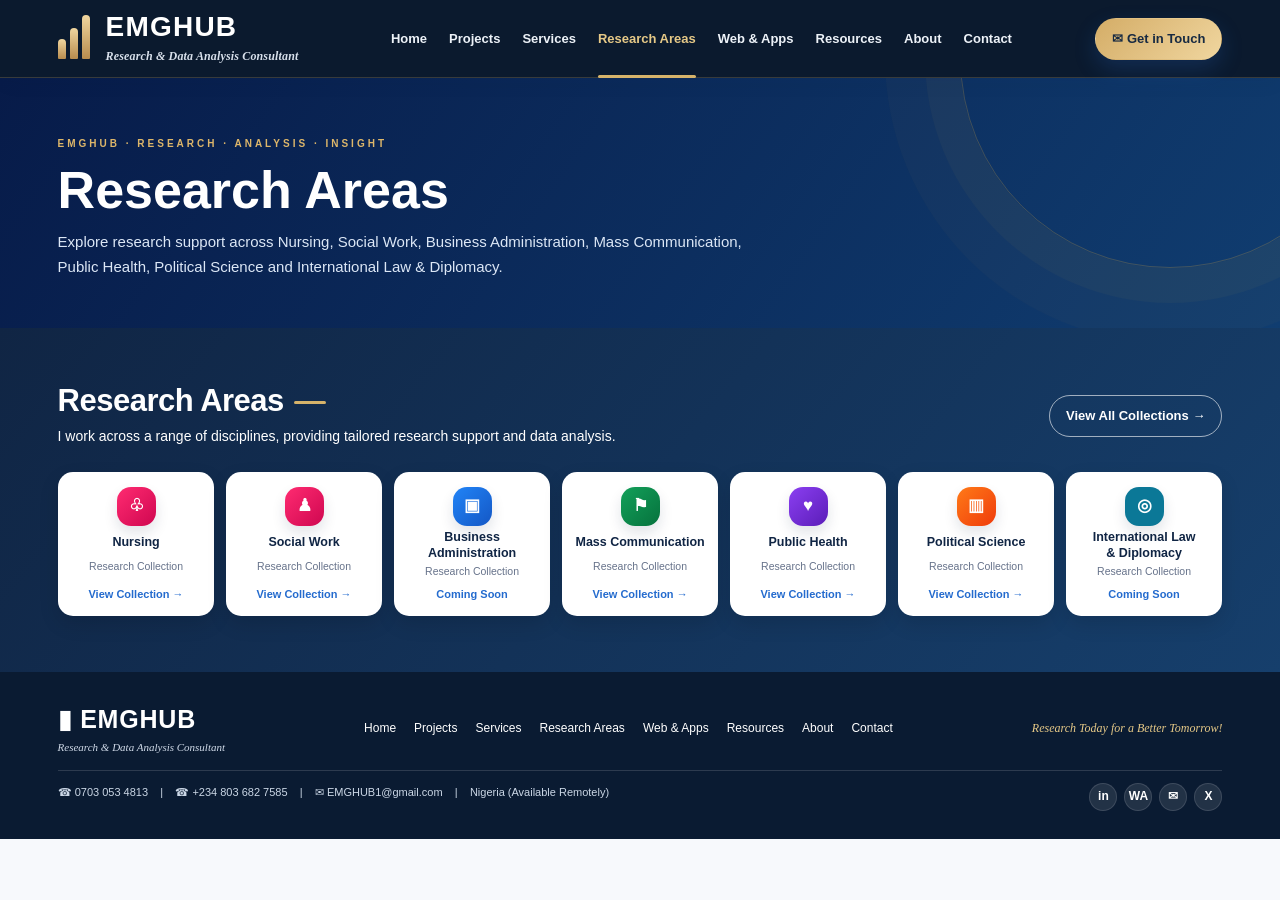
<file: research-areas.html>
<!DOCTYPE html>
<html lang="en"><head>
<meta charset="utf-8"/>
<meta content="width=device-width, initial-scale=1.0" name="viewport"/>
<meta content="Explore research support across Nursing, Social Work, Business Administration, Mass Communication, Public Health, Political Science and International Law &amp; Diplomacy." name="description"/>
<title>Research Areas | EMGHUB</title>
<style>
:root{
  --navy:#071b49; --blue:#0b63f6; --blue2:#1684ff; --ink:#10204a;
  --muted:#53627d; --line:#dce7f7; --soft:#f5f9ff; --white:#fff;
  --gold:#f5b63a; --shadow:0 14px 35px rgba(7,27,73,.10);
  --radius:18px;
}
*{box-sizing:border-box}
html{scroll-behavior:smooth}
body{margin:0;font-family:Inter,ui-sans-serif,system-ui,-apple-system,BlinkMacSystemFont,"Segoe UI",Arial,sans-serif;color:var(--ink);background:#fff}
a{text-decoration:none;color:inherit}
button{font:inherit}
.container{width:min(1240px,92%);margin:auto}
.topbar{height:72px;background:#fff;border-bottom:1px solid #e8eef8;display:flex;align-items:center;position:sticky;top:0;z-index:50}
.nav{display:flex;align-items:center;justify-content:space-between;gap:28px}
.brand{display:flex;align-items:center;gap:12px;min-width:250px}
.brandmark{width:39px;height:45px;display:flex;align-items:flex-end;gap:4px}
.brandmark i{display:block;width:9px;background:var(--blue);border-radius:2px 2px 0 0}
.brandmark i:nth-child(1){height:20px}.brandmark i:nth-child(2){height:31px}.brandmark i:nth-child(3){height:44px}
.brand strong{font-size:27px;letter-spacing:.5px;line-height:1;color:var(--navy)}
.brand small{display:block;font-family:Georgia,serif;font-style:italic;font-weight:600;font-size:12px;color:var(--navy);margin-top:3px}
.navlinks{display:flex;align-items:center;gap:27px;font-size:14px;color:#13234c}
.navlinks a{padding:26px 0;position:relative}
.navlinks a:hover,.navlinks a.active{color:var(--blue)}
.navlinks a.active:after{content:"";position:absolute;left:0;right:0;bottom:0;height:3px;background:var(--blue);border-radius:4px}
.btn{display:inline-flex;align-items:center;justify-content:center;gap:9px;border-radius:10px;padding:13px 20px;font-weight:700;border:1px solid transparent;cursor:pointer;transition:.2s}
.btn.primary{background:linear-gradient(135deg,#0b63f6,#167df7);color:#fff;box-shadow:0 8px 20px rgba(11,99,246,.18)}
.btn.primary:hover{transform:translateY(-2px);box-shadow:0 12px 25px rgba(11,99,246,.25)}
.btn.outline{border-color:#fff;color:#fff;background:transparent}
.btn.white{background:#fff;color:var(--navy)}
.btn.small{padding:10px 15px;font-size:13px}
.hero{min-height:495px;position:relative;overflow:hidden;color:#fff;background:#062c67}
.hero:before{content:"";position:absolute;inset:0;background:linear-gradient(90deg,rgba(2,20,49,.78) 0%,rgba(3,38,87,.83) 31%,rgba(3,46,98,.80) 58%,rgba(2,29,63,.55) 100%);z-index:1}
.hero-bg{position:absolute;inset:0;background:
 radial-gradient(circle at 75% 25%,rgba(19,121,255,.25),transparent 30%),
 linear-gradient(120deg,#082b60,#053f86 50%,#061d44)}
.hero-content{position:relative;z-index:2;min-height:495px;display:grid;grid-template-columns:270px 1fr 285px;align-items:center;gap:28px}
.portrait-wrap{height:495px;align-self:end;position:relative;display:flex;align-items:flex-end;justify-content:center;overflow:hidden}
.portrait{width:330px;height:440px;object-fit:cover;object-position:50% 18%;border-radius:160px 160px 0 0;filter:saturate(.98) contrast(1.02);box-shadow:0 0 0 1px rgba(255,255,255,.06)}
.portrait-tag{position:absolute;left:4px;bottom:0;background:rgba(5,30,67,.88);padding:15px 18px;width:205px;border-left:3px solid var(--blue2);border-radius:12px 12px 0 0}
.portrait-tag .script{font-family:"Brush Script MT","Segoe Script",cursive;font-size:27px}
.portrait-tag span{display:block;font-size:14px;margin-top:3px;font-weight:700}
.hero-copy{text-align:left;padding:22px 0}
.kicker{font-size:11px;letter-spacing:7px;font-weight:700;opacity:.9;margin-bottom:12px}
.hero h1{font-size:68px;letter-spacing:1px;margin:0 0 8px;font-weight:900;line-height:.95;text-shadow:0 5px 22px rgba(0,0,0,.22)}
.hero h2{font-family:Georgia,serif;font-style:italic;font-weight:500;font-size:27px;margin:0 0 14px}
.hero p{font-size:15px;line-height:1.55;max-width:570px;margin:0 0 18px;color:#e7f0ff}
.hero-actions{display:flex;gap:12px;flex-wrap:wrap}
.hero-trust{display:flex;gap:25px;margin-top:30px;flex-wrap:wrap}
.trust{display:flex;align-items:center;gap:9px;font-size:13px}
.icon-circle{width:44px;height:44px;border:2px solid #1881ff;border-radius:50%;display:grid;place-items:center;background:rgba(7,70,150,.48);font-size:20px}
.hero-side{height:100%;display:flex;align-items:center;justify-content:flex-end}
.quote-card{max-width:280px}
.quote{font-family:Georgia,serif;font-style:italic;font-size:18px;line-height:1.35;margin-bottom:15px}
.quote-line{width:35px;height:3px;background:#fff;margin-bottom:22px}
.book-stack{display:flex;flex-direction:column;gap:4px;transform:perspective(500px) rotateY(-5deg)}
.book{height:43px;border-radius:5px 10px 10px 5px;background:linear-gradient(90deg,#082750,#0b3e79);border-left:5px solid #126cf2;box-shadow:0 5px 10px rgba(0,0,0,.25);display:flex;align-items:center;padding:0 14px;color:#ffc44d;font-weight:800;font-size:12px;letter-spacing:.4px}
section{padding:22px 0}
.section-head{display:flex;justify-content:space-between;align-items:flex-end;gap:20px;margin-bottom:13px}
.section-head h2{margin:0;font-size:24px;line-height:1.1;color:var(--navy)}
.section-head h2:after{content:"";display:inline-block;width:40px;height:3px;background:var(--blue);margin-left:10px;vertical-align:middle;border-radius:5px}
.section-head p{margin:3px 0 0;color:var(--muted);font-size:13px}
.services{background:#fff}
.grid6{display:grid;grid-template-columns:repeat(6,1fr);gap:9px}
.service{min-height:138px;border:1px solid #edf1f7;background:#fff;border-radius:12px;padding:14px 10px;text-align:center;box-shadow:0 5px 16px rgba(7,27,73,.045);transition:.2s}
.service:hover{transform:translateY(-4px);box-shadow:var(--shadow)}
.tile-icon{width:47px;height:47px;margin:0 auto 8px;border-radius:10px;display:grid;place-items:center;color:#fff;font-size:22px;font-weight:800}
.service h3{font-size:14px;margin:0 0 6px;color:var(--navy)}
.service p{font-size:12px;line-height:1.35;color:var(--muted);margin:0}
.c1{background:linear-gradient(135deg,#173b71,#071d46)}.c2{background:linear-gradient(135deg,#13a05a,#06723d)}
.c3{background:linear-gradient(135deg,#8b3ff1,#5b1db8)}.c4{background:linear-gradient(135deg,#ff7a18,#ef3b0b)}
.c5{background:linear-gradient(135deg,#2184f7,#1457c5)}.c6{background:linear-gradient(135deg,#ff2b71,#cf0750)}
.areas{background:linear-gradient(110deg,#073d78,#062b5b);color:#fff}
.areas .section-head h2,.areas .section-head p{color:#fff}
.area-grid{display:grid;grid-template-columns:repeat(7,1fr);gap:7px}
.area{background:#fff;color:var(--navy);border-radius:9px;padding:9px 6px 10px;text-align:center;min-height:117px;display:flex;flex-direction:column;align-items:center;justify-content:space-between;box-shadow:0 5px 14px rgba(0,0,0,.08)}
.area .tile-icon{width:39px;height:39px;margin:0 auto 4px;font-size:17px}
.area h3{font-size:12px;line-height:1.05;margin:0 0 2px}
.area span{font-size:10px;color:#66728a}
.area a{font-size:11px;color:var(--blue);font-weight:700;margin-top:6px}
.courses{background:#fff}
.course-grid{display:grid;grid-template-columns:repeat(7,1fr);gap:8px}
.course{padding:12px 6px 9px;text-align:center;border:1px solid #edf1f7;border-radius:11px;min-height:113px}
.course .tile-icon{width:42px;height:42px;font-size:18px;margin-bottom:7px}
.course h3{font-size:11.5px;line-height:1.1;margin:0;color:var(--navy)}
.course a{display:inline-block;margin-top:9px;font-size:10.5px;color:var(--blue);font-weight:700}
.about{background:linear-gradient(180deg,#f8fbff,#fff)}
.about-grid{display:grid;grid-template-columns:1.15fr 1fr 1.15fr;gap:22px;align-items:stretch}
.about h2{margin:0 0 12px;color:var(--navy);font-size:24px}
.about p{font-size:13px;line-height:1.6;color:#4f5f79}
.stats{display:grid;grid-template-columns:1fr 1fr;border:1px solid #e6edf7;border-radius:14px;background:#f8fbff;overflow:hidden}
.stat{padding:18px;text-align:center;border-right:1px solid #e5ecf7;border-bottom:1px solid #e5ecf7}
.stat:nth-child(2n){border-right:0}.stat:nth-last-child(-n+2){border-bottom:0}
.stat b{display:block;font-size:23px;color:var(--navy);margin:3px 0}
.stat span{font-size:11px;color:#61708b}
.contact-box{padding-left:4px}
.contact-box h2{margin-bottom:8px}
.contact-box .btn{margin:4px 3px 0 0}
.contact-row{display:flex;gap:8px;flex-wrap:wrap;margin-top:8px}
.process-testimonial{background:#f5f9ff}
.pt-grid{display:grid;grid-template-columns:1.4fr 1fr 1fr;gap:16px}
.process{display:grid;grid-template-columns:repeat(6,1fr);gap:7px}
.step{background:#fff;border:1px solid #e3ebf7;border-radius:10px;padding:12px 6px;text-align:center;min-height:110px;position:relative}
.step:not(:last-child):after{content:"→";position:absolute;right:-12px;top:39px;color:var(--blue);font-weight:900;z-index:2}
.step-icon{font-size:25px;color:var(--blue);margin-bottom:9px}
.step b{display:block;font-size:10px;line-height:1.25}
.testimonial{background:#fff;border:1px solid #e2eaf6;border-radius:13px;padding:18px;box-shadow:0 5px 16px rgba(7,27,73,.04)}
.testimonial .mark{font-size:34px;color:var(--blue);line-height:.7}
.testimonial p{font-family:Georgia,serif;font-style:italic;font-size:13px;line-height:1.5;color:#344465}
.testimonial small{color:#63728b;font-size:10px}
.cta{background:linear-gradient(145deg,#06316d,#0758b4);color:#fff;border-radius:15px;padding:22px;min-height:175px;display:flex;flex-direction:column;justify-content:center}
.cta h3{margin:0 0 7px;font-size:16px}.cta p{font-size:11px;color:#d9e9ff;line-height:1.5;margin:0 0 14px}
.footer{background:#062652;color:#fff;padding:18px 0}
.footer-top{display:flex;align-items:center;justify-content:space-between;gap:20px}
.footer-brand strong{font-size:22px}.footer-brand small{display:block;font-family:Georgia,serif;font-style:italic;font-size:10px}
.footer-links{display:flex;gap:18px;font-size:11px}
.footer-note{font-family:Georgia,serif;font-style:italic;font-size:12px}
.footer-bottom{display:flex;justify-content:space-between;gap:15px;border-top:1px solid rgba(255,255,255,.14);margin-top:14px;padding-top:12px;font-size:11px;color:#dbe8fb}
.socials{display:flex;gap:7px}.social{width:28px;height:28px;border-radius:5px;background:#fff;color:var(--navy);display:grid;place-items:center;font-weight:800;font-size:12px}
@media(max-width:1050px){
 .navlinks{gap:13px}.brand{min-width:auto}.nav .btn{display:none}
 .hero-content{grid-template-columns:220px 1fr}.hero-side{display:none}
 .grid6{grid-template-columns:repeat(3,1fr)}.area-grid{grid-template-columns:repeat(4,1fr)}.course-grid{grid-template-columns:repeat(4,1fr)}
 .about-grid{grid-template-columns:1fr 1fr}.contact-box{grid-column:1/-1}.pt-grid{grid-template-columns:1fr 1fr}.process{grid-template-columns:repeat(3,1fr)}
 .step:not(:last-child):after{display:none}
}
@media(max-width:760px){
 .topbar{height:auto;min-height:66px}.nav{padding:9px 0;flex-wrap:wrap}.navlinks{order:3;width:100%;overflow:auto;justify-content:flex-start;gap:22px}.navlinks a{padding:7px 0;font-size:12px;white-space:nowrap}.navlinks a.active:after{bottom:-1px}
 .brand strong{font-size:22px}.brand small{font-size:9px}
 .hero-content{grid-template-columns:1fr;min-height:auto;padding-top:25px}.hero{min-height:auto}.portrait-wrap{height:300px;order:2}.portrait{width:245px;height:300px}.hero-copy{order:1;text-align:center}.hero h1{font-size:51px}.hero h2{font-size:21px}.hero p{font-size:13px;margin-left:auto;margin-right:auto}.hero-actions,.hero-trust{justify-content:center}.hero-trust{margin-top:18px}.portrait-tag{left:50%;transform:translateX(-50%);bottom:0}
 .grid6{grid-template-columns:repeat(2,1fr)}.area-grid{grid-template-columns:repeat(2,1fr)}.course-grid{grid-template-columns:repeat(2,1fr)}
 .section-head{align-items:flex-start}.section-head .btn{display:none}
 .about-grid,.pt-grid{grid-template-columns:1fr}.process{grid-template-columns:repeat(2,1fr)}
 .footer-top,.footer-bottom{flex-direction:column;align-items:flex-start}.footer-links{flex-wrap:wrap}
}

.projects-section{background:#fff}
.project-grid{display:grid;grid-template-columns:repeat(3,minmax(0,1fr));gap:18px}
.project-card{border:1px solid #e1e9f5;border-radius:16px;overflow:hidden;background:#fff;box-shadow:0 8px 24px rgba(7,27,73,.07);transition:.2s}
.project-card:hover{transform:translateY(-4px);box-shadow:0 15px 32px rgba(7,27,73,.12)}
.project-visual{height:170px;background:linear-gradient(135deg,#062d66,#0b63f6);position:relative;display:grid;place-items:center;overflow:hidden}
.project-image{position:absolute;inset:0;width:100%;height:100%;object-fit:cover;display:block;transition:transform .45s ease}.project-card:hover .project-image{transform:scale(1.045)}.project-visual:after{content:"";position:absolute;inset:45% 0 0;background:linear-gradient(transparent,rgba(4,18,43,.28));pointer-events:none}.project-status{box-shadow:0 3px 12px rgba(0,0,0,.12)}
.project-visual:before{content:"";position:absolute;width:220px;height:220px;border-radius:50%;background:rgba(255,255,255,.08);right:-80px;top:-110px}
.folder-icon{font-size:55px;filter:drop-shadow(0 8px 10px rgba(0,0,0,.18));z-index:1}
.project-status{position:absolute;left:12px;top:12px;background:#fff;color:#0759c9;padding:7px 10px;border-radius:20px;font-size:10px;font-weight:800;z-index:2}
.project-body{padding:17px}
.project-type{font-size:9px;letter-spacing:1.7px;color:var(--blue);font-weight:800}
.project-body h3{font-size:21px;line-height:1.2;color:var(--navy);margin:8px 0}
.project-body p{font-size:12px;line-height:1.5;color:var(--muted);min-height:38px;margin:0 0 14px}
@media(max-width:1050px){.project-grid{grid-template-columns:repeat(2,minmax(0,1fr))}}\n@media(max-width:760px){.project-grid{grid-template-columns:1fr}}

<style>.quality-section{background:#f5f9ff;padding:10px 0}.quality-box{background:linear-gradient(135deg,#062b5d,#0b63c7);border-radius:16px;padding:24px 28px;color:#fff;display:flex;align-items:center;justify-content:space-between;gap:24px;box-shadow:0 12px 30px rgba(7,27,73,.12)}.quality-box h2{font-size:23px;margin:7px 0}.quality-box p{font-size:12px;line-height:1.55;color:#e3efff;margin:0;max-width:760px}.quality-actions{display:flex;gap:9px;flex-wrap:wrap}.project-grid{grid-template-columns:repeat(2,minmax(0,1fr))}@media(max-width:760px){.quality-box{flex-direction:column;align-items:flex-start}.project-grid{grid-template-columns:1fr}}
.chapters-section{background:linear-gradient(180deg,#f7faff 0%,#ffffff 100%);padding:34px 0}
.chapters-card{display:grid;grid-template-columns:minmax(300px,1fr) minmax(280px,1fr);gap:28px;align-items:center;background:#fff;border:1px solid #dfe8f5;border-radius:22px;padding:22px;box-shadow:0 14px 36px rgba(7,27,73,.10)}
.chapters-image{width:100%;display:block;border-radius:16px;box-shadow:0 10px 28px rgba(7,27,73,.14);cursor:pointer;transition:.2s}
.chapters-image:hover{transform:translateY(-3px);box-shadow:0 16px 34px rgba(7,27,73,.18)}
.chapters-copy .project-type{display:inline-block;margin-bottom:5px}
.chapters-copy h2{font-size:30px;line-height:1.12;color:var(--navy);margin:5px 0 12px}
.chapters-copy p{font-size:13px;line-height:1.65;color:var(--muted);margin:0 0 16px}
.chapters-list{display:grid;grid-template-columns:1fr 1fr;gap:9px;margin:0 0 20px;padding:0;list-style:none}
.chapters-list li{font-size:11px;font-weight:700;color:#314563;background:#f4f8fd;border-radius:9px;padding:9px 10px}
.chapters-actions{display:flex;gap:10px;flex-wrap:wrap}
@media(max-width:760px){.chapters-card{grid-template-columns:1fr;padding:14px}.chapters-copy h2{font-size:25px}.chapters-list{grid-template-columns:1fr}.chapters-section{padding:25px 0}}
.turnitin-submit{background:#eef5ff;padding:22px 0}.turnitin-box{background:#fff;border:1px solid #dce9f8;border-radius:18px;padding:26px;display:flex;align-items:center;justify-content:space-between;gap:28px;box-shadow:0 12px 30px rgba(7,27,73,.08)}.turnitin-copy{max-width:760px}.turnitin-copy h2{margin:7px 0 8px;font-size:25px;color:#062b5d}.turnitin-copy p{margin:0;color:#52657d;line-height:1.6;font-size:13px}.turnitin-actions{display:flex;gap:10px;flex-wrap:wrap;min-width:max-content}.btn.whatsapp{background:#1fa855;color:#fff;border-color:#1fa855}.btn.whatsapp:hover{filter:brightness(.95)}@media(max-width:760px){.turnitin-box{flex-direction:column;align-items:flex-start}.turnitin-actions{min-width:0}}

/* Research-led hero redesign */
.hero-research{position:relative;isolation:isolate;min-height:650px;overflow:hidden;border-radius:0 0 34px 34px;background:#0b1d35}
.hero-research:before{background:linear-gradient(100deg,rgba(7,20,39,.98) 0%,rgba(11,31,56,.94) 48%,rgba(15,48,78,.76) 100%);z-index:-1}
.hero-research .hero-bg{background:radial-gradient(ellipse at 78% 42%,rgba(48,111,165,.35),transparent 34%),radial-gradient(circle at 12% 90%,rgba(214,179,106,.12),transparent 27%),linear-gradient(125deg,#09182d,#102d4b 58%,#173d5b)}
.hero-research-content{min-height:650px;display:grid;grid-template-columns:minmax(0,1.02fr) minmax(440px,.98fr);gap:54px;align-items:center;padding-top:30px;padding-bottom:45px}
.hero-research .hero-copy{padding:25px 0;max-width:650px}
.hero-research .kicker{display:flex;align-items:center;gap:12px;letter-spacing:3px;font-size:10px;color:#e7c98e;margin-bottom:23px}
.kicker-line{width:34px;height:2px;background:var(--gold);display:inline-block}
.hero-research h1{font-size:clamp(48px,5.5vw,75px);line-height:1.02;letter-spacing:-2.8px;font-weight:800;max-width:680px;margin:0 0 20px;color:#fff}
.hero-research h1 em{font-family:Georgia,serif;font-weight:500;color:#e3c487;letter-spacing:-2px}
.hero-research h2{font-family:Inter,Arial,sans-serif;font-style:normal;font-weight:650;font-size:clamp(17px,1.6vw,21px);color:#f4f7fb;margin:0 0 15px;line-height:1.5}
.hero-research p{font-size:15px;line-height:1.9;color:#cbd8e7;max-width:590px;margin:0 0 27px}
.hero-research .hero-actions{gap:13px}.hero-research .btn.primary{background:linear-gradient(135deg,#d4ad67,#f0d69f);color:#172a42;box-shadow:0 12px 28px rgba(0,0,0,.18)}.hero-research .btn.outline{border-color:rgba(255,255,255,.38);color:#fff;background:rgba(255,255,255,.035)}
.hero-proof{display:flex;align-items:center;gap:17px;flex-wrap:wrap;margin-top:36px;color:#d4deea;font-size:11px;letter-spacing:.2px}.hero-proof b{color:#e4c88f;margin-right:5px}.hero-proof>i{height:17px;width:1px;background:rgba(255,255,255,.22)}
.analysis-visual{position:relative;min-height:475px;display:flex;align-items:center;justify-content:center;padding:25px 5px}
.visual-glow{position:absolute;width:410px;height:410px;border-radius:50%;background:rgba(56,128,179,.17);filter:blur(45px)}
.visual-label{position:absolute;top:0;right:8%;font-size:9px;letter-spacing:2px;color:#c9d7e6;display:flex;align-items:center;gap:9px}.live-dot{width:7px;height:7px;background:#d9bb7d;border-radius:50%;box-shadow:0 0 0 5px rgba(217,187,125,.12)}
.analysis-window{position:relative;width:min(100%,495px);background:rgba(255,255,255,.97);border:1px solid rgba(255,255,255,.6);border-radius:19px;box-shadow:0 35px 90px rgba(0,0,0,.32);overflow:hidden;transform:perspective(1200px) rotateY(-5deg) rotateX(2deg)}
.window-top{height:45px;background:#f2f5f8;border-bottom:1px solid #e3e9ef;display:flex;align-items:center;padding:0 16px;gap:12px;color:#728096;font-size:8px;letter-spacing:1.5px;font-weight:800}.window-dots{display:flex;gap:5px}.window-dots i{width:6px;height:6px;border-radius:50%;background:#d4ad67}.window-dots i:nth-child(2){background:#9eb4c9}.window-dots i:nth-child(3){background:#6c8aa8}.window-top b{margin-left:auto;color:#193957;font-size:12px;letter-spacing:1px}
.window-body{padding:22px 23px 20px}.window-heading{display:flex;align-items:center;justify-content:space-between;margin-bottom:17px}.window-heading small,.metric-card small,.insight-strip small{display:block;color:#8a97a8;font-size:8px;letter-spacing:1.4px;font-weight:800}.window-heading strong{display:block;color:#172f4a;font-size:19px;margin-top:3px}.window-chip{font-size:8px;letter-spacing:1px;color:#527b70;background:#e9f3ee;padding:7px 9px;border-radius:20px;font-weight:800}
.metric-row{display:grid;grid-template-columns:repeat(3,1fr);gap:9px;margin-bottom:12px}.metric-card{background:#f5f7f9;border:1px solid #e9edf1;border-radius:10px;padding:10px 12px}.metric-card b{display:block;font-size:22px;color:#173958;line-height:1.2;margin:4px 0 1px}.metric-card span{font-size:9px;color:#718095}
.chart-card{border:1px solid #e9edf1;border-radius:11px;padding:12px 13px 10px}.chart-title{display:flex;justify-content:space-between;align-items:center;color:#30465e;font-size:10px;font-weight:750}.chart-title small{font-size:7px;letter-spacing:1px;color:#9aa6b5}.chart-area{height:125px;display:flex;gap:10px;padding:13px 5px 0}.chart-y{display:flex;flex-direction:column;justify-content:space-between;padding:0 0 4px}.chart-y i{width:14px;height:1px;background:#dce4eb}.chart-bars{flex:1;display:flex;align-items:flex-end;justify-content:space-around;gap:10px;border-bottom:1px solid #dce4eb;background:repeating-linear-gradient(to bottom,transparent 0,transparent 29px,#edf1f4 30px)}.chart-bars span{width:7%;border-radius:5px 5px 0 0;background:linear-gradient(180deg,#d9bb7d,#b88c4e);box-shadow:0 3px 8px rgba(184,140,78,.12)}.chart-bars span:nth-child(2n){background:linear-gradient(180deg,#83a9c8,#416f98)}.chart-legend{display:flex;gap:17px;margin-top:9px;color:#7d8998;font-size:8px}.chart-legend i{display:inline-block;width:6px;height:6px;border-radius:2px;background:#c49b60;margin-right:4px}.chart-legend span:nth-child(2) i{background:#6689a8}
.insight-strip{display:flex;align-items:center;gap:10px;background:#f4f7f9;border-radius:10px;padding:11px 13px;margin-top:12px}.insight-icon{width:28px;height:28px;border-radius:8px;background:#173958;color:#e5c78c;display:grid;place-items:center}.insight-strip b{display:block;font-size:10px;color:#203b55;margin-top:2px}.insight-arrow{margin-left:auto;color:#9b7944;font-size:18px}
.floating-note{position:absolute;z-index:2;display:flex;align-items:center;gap:10px;background:rgba(255,255,255,.96);padding:11px 14px;border-radius:12px;box-shadow:0 12px 30px rgba(0,0,0,.18);color:#183550}.floating-note>span{width:31px;height:31px;border-radius:9px;background:#f2eadb;color:#9c7743;display:grid;place-items:center;font-size:18px}.floating-note b{display:block;font-size:10px}.floating-note small{display:block;color:#8290a0;font-size:8px;margin-top:2px}.note-top{top:83px;left:-14px}.note-bottom{bottom:54px;right:-5px}.hero-orbit{position:absolute;border:1px solid rgba(214,179,106,.14);border-radius:50%;pointer-events:none}.orbit-one{width:570px;height:570px;right:-170px;top:35px}.orbit-two{width:720px;height:720px;right:-245px;top:-35px;border-color:rgba(255,255,255,.07)}
.hero-bottom-line{position:absolute;bottom:0;left:0;right:0;height:37px;border-top:1px solid rgba(255,255,255,.12);display:flex;align-items:center;justify-content:space-between;padding:0 4.5%;font-size:8px;letter-spacing:2px;color:#a9b8c9}.hero-bottom-line span:first-child{color:#e2c58b;font-weight:800}
@media(max-width:1050px){.hero-research-content{grid-template-columns:1fr  .9fr;gap:25px}.hero-research h1{font-size:clamp(44px,5vw,62px)}.analysis-window{transform:none}.note-top{left:0}.note-bottom{right:0}}
@media(max-width:760px){.hero-research{min-height:auto;border-radius:0 0 23px 23px}.hero-research-content{grid-template-columns:1fr;min-height:auto;padding-top:55px;padding-bottom:65px;gap:8px}.hero-research .hero-copy{padding:5px 0 12px}.hero-research h1{font-size:clamp(43px,11vw,60px);letter-spacing:-1.8px}.hero-research h2{font-size:17px}.hero-research p{font-size:13px;line-height:1.8}.hero-proof{gap:10px;margin-top:23px;font-size:9px}.analysis-visual{min-height:365px;padding:25px 3px 20px}.analysis-window{width:100%;border-radius:14px}.window-body{padding:16px}.window-heading strong{font-size:16px}.chart-area{height:95px}.note-top{top:5px;left:0}.note-bottom{bottom:2px;right:0}.floating-note{padding:8px 10px}.hero-bottom-line{height:31px;font-size:7px;letter-spacing:1px}.orbit-one,.orbit-two{right:-300px}}


/* EMGHUB hero revision: research workspace graphic, no portrait in hero */
.hero-consultant{min-height:690px;background:#07182d!important;border-radius:0 0 30px 30px;}
.hero-consultant:before{background:linear-gradient(100deg,rgba(5,17,33,.96) 0%,rgba(8,27,49,.88) 48%,rgba(8,27,49,.42) 100%)!important;}
.hero-consultant .hero-bg{background:radial-gradient(ellipse at 78% 42%,rgba(55,112,160,.28),transparent 34%),radial-gradient(circle at 12% 88%,rgba(214,179,106,.13),transparent 27%),linear-gradient(125deg,#071629,#0b2543 58%,#102e4b)!important;}
.hero-consultant .hero-research-content,.hero-consultant .hero-content{min-height:690px;grid-template-columns:minmax(0,.92fr) minmax(0,1.08fr);gap:48px;padding-top:35px;padding-bottom:58px;align-items:center;}
.hero-consultant .hero-copy{max-width:640px;padding:22px 0;}
.hero-consultant .kicker{font-size:10px;letter-spacing:2.6px;margin-bottom:23px;color:#e6c987;}
.hero-consultant h1{font-size:clamp(48px,5.1vw,76px);line-height:1.02;letter-spacing:-2.8px;margin-bottom:18px;}
.hero-consultant h1 em{display:block;font-family:Georgia,serif;color:#e6c987;font-weight:500;}
.hero-consultant h2{font-size:clamp(16px,1.5vw,20px);margin-bottom:13px;color:#f4f7fb;}
.hero-consultant p{font-size:15px;line-height:1.8;margin-bottom:25px;max-width:610px;color:#d4deea;}
.hero-consultant .hero-actions{gap:13px;}
.hero-consultant .hero-actions .btn{font-size:12px;padding:14px 18px;}
.hero-consultant .hero-actions .btn.primary{background:linear-gradient(135deg,#d4ad67,#f0d69f)!important;color:#172a42!important;box-shadow:0 12px 28px rgba(0,0,0,.2);}
.hero-consultant .hero-actions .btn.outline{border-color:rgba(255,255,255,.48);color:#fff;}
.hero-consultant .hero-proof{gap:14px;margin-top:32px;font-size:10px;color:#dbe4ef;}
.hero-consultant .hero-proof b{color:#e6c987;}
.hero-workspace-visual{position:relative;min-width:0;align-self:center;border:1px solid rgba(224,194,132,.34);border-radius:22px;overflow:hidden;box-shadow:0 28px 70px rgba(0,0,0,.42),0 0 50px rgba(63,129,180,.12);background:#0a1d34;}
.hero-workspace-visual:after{content:"";position:absolute;inset:0;background:linear-gradient(90deg,rgba(7,22,41,.08),transparent 40%,rgba(7,22,41,.05)),linear-gradient(0deg,rgba(7,22,41,.24),transparent 28%);pointer-events:none;}
.hero-workspace-visual img{display:block;width:100%;height:450px;object-fit:cover;object-position:center;}
.workspace-caption{position:absolute;z-index:2;left:17px;bottom:15px;padding:10px 13px;border:1px solid rgba(255,255,255,.18);border-radius:9px;background:rgba(5,20,37,.82);backdrop-filter:blur(10px);color:#f0d69f;font-size:9px;letter-spacing:1.5px;}
.workspace-pulse{display:inline-block;width:7px;height:7px;border-radius:50%;background:#d6b36a;box-shadow:0 0 10px #d6b36a;margin-right:8px;}
.hero-consultant .hero-bottom-line{height:35px;}
@media(max-width:1050px){.hero-consultant .hero-research-content,.hero-consultant .hero-content{grid-template-columns:minmax(0,.95fr) minmax(0,1.05fr);gap:25px}.hero-workspace-visual img{height:390px}.hero-consultant h1{font-size:clamp(43px,5vw,62px)}}
@media(max-width:760px){.hero-consultant{min-height:auto;border-radius:0 0 23px 23px}.hero-consultant .hero-research-content,.hero-consultant .hero-content{grid-template-columns:1fr;min-height:auto;padding-top:48px;padding-bottom:62px;gap:28px}.hero-consultant .hero-copy{order:1;padding:0;text-align:left}.hero-consultant h1{font-size:clamp(43px,11vw,62px)}.hero-consultant p{font-size:14px}.hero-workspace-visual{order:2;width:100%;}.hero-workspace-visual img{height:auto;aspect-ratio:4/3;object-fit:cover}.hero-consultant .hero-proof{gap:9px;margin-top:24px;font-size:9px}.hero-consultant .hero-proof>i{display:none}.hero-consultant .hero-actions{display:flex}.hero-consultant .hero-actions .btn{font-size:11px;padding:12px 14px}}
@media(max-width:480px){.hero-consultant .hero-actions{display:grid;grid-template-columns:1fr}.hero-consultant .hero-actions .btn{width:100%}.hero-workspace-visual img{aspect-ratio:1/1.02}.workspace-caption{left:10px;bottom:10px;font-size:7px;letter-spacing:1px;padding:8px 10px}}

</style>
<style>
/* EMGHUB premium navy visual refresh */
:root{--navy:#102544;--blue:#246BCE;--blue2:#4D91F2;--ink:#172B49;--muted:#64748b;--line:#e2eaf4;--soft:#f5f7fb;--gold:#D6B36A;--shadow:0 18px 44px rgba(16,37,68,.10);--radius:20px}
html{scroll-behavior:smooth;scroll-padding-top:92px}
body{font-family:Inter,"Segoe UI",Arial,sans-serif;line-height:1.55;color:var(--ink);background:#f7f9fc}
.container{width:min(1240px,91%)}
.topbar{height:78px;background:rgba(255,255,255,.96);backdrop-filter:blur(14px);border-bottom:1px solid rgba(16,37,68,.08);box-shadow:0 5px 22px rgba(16,37,68,.035)}
.brand{gap:13px}.brandmark{width:35px;height:40px;gap:4px}.brandmark i{width:8px;background:linear-gradient(180deg,var(--blue2),var(--navy));border-radius:4px 4px 1px 1px}.brand strong{font-size:28px;letter-spacing:1.2px;color:var(--navy)}.brand small{font-size:12px;color:#64748b;letter-spacing:.15px}
.navlinks{gap:22px;font-size:13px;font-weight:650;color:#31435e}.navlinks a{padding:29px 0;transition:color .2s}.navlinks a.active:after{height:3px;background:var(--gold)}
.btn{border-radius:999px;padding:13px 21px;transition:transform .25s ease,box-shadow .25s ease,background .25s ease}.btn.primary{background:linear-gradient(135deg,#1e5db5,#347fe0);box-shadow:0 9px 22px rgba(36,107,206,.22)}.btn.primary:hover{transform:translateY(-2px);box-shadow:0 14px 28px rgba(36,107,206,.3)}.btn.outline{border-color:rgba(255,255,255,.6)}.btn.small{padding:10px 16px}
.hero{min-height:560px;background:#102544;border-radius:0 0 30px 30px}.hero:before{background:linear-gradient(90deg,rgba(8,24,47,.72),rgba(16,37,68,.70) 45%,rgba(16,37,68,.52))}.hero-bg{background:radial-gradient(circle at 72% 18%,rgba(214,179,106,.16),transparent 24%),radial-gradient(circle at 82% 70%,rgba(77,145,242,.28),transparent 30%),linear-gradient(125deg,#0b1c35,#153c69 58%,#102544)}.hero-content{min-height:560px;grid-template-columns:285px minmax(0,1fr) 245px;gap:34px}.portrait-wrap{height:560px}.portrait{height:475px;width:330px;border-radius:170px 170px 0 0;box-shadow:0 0 0 7px rgba(255,255,255,.06),0 20px 45px rgba(0,0,0,.22)}.portrait-tag{background:rgba(8,24,47,.9);border-left-color:var(--gold);border-radius:14px 14px 0 0}.kicker{letter-spacing:4.5px;color:#e9d3a2}.hero h1{font-size:clamp(56px,6vw,78px);letter-spacing:1.5px}.hero h2{font-size:clamp(22px,2.2vw,29px);color:#f0d8a5;line-height:1.25}.hero p{font-size:15px;line-height:1.8;color:#e1e9f4}.hero-trust{gap:18px}.icon-circle{border-color:rgba(214,179,106,.75);background:rgba(255,255,255,.07);color:#f0d8a5}.quote{font-size:19px;line-height:1.55}.quote-line{background:var(--gold)}.book{background:linear-gradient(90deg,#102544,#1c4775);border-left-color:var(--gold);color:#f0d8a5}
section{padding:54px 0}.section-head{margin-bottom:25px;align-items:center}.section-head h2{font-size:clamp(24px,2.5vw,31px);letter-spacing:-.5px}.section-head h2:after{width:32px;background:var(--gold);height:3px}.section-head p{font-size:14px;color:#6a7890;margin-top:8px}
.projects-section{background:#f7f9fc}.project-grid{grid-template-columns:repeat(3,minmax(0,1fr));gap:22px}.project-card{border:1px solid #e4eaf2;border-radius:20px;box-shadow:0 8px 26px rgba(16,37,68,.055);display:flex;flex-direction:column;animation:softRise .65s both}.project-card:hover{transform:translateY(-5px);box-shadow:0 20px 38px rgba(16,37,68,.12);border-color:#c9d9ee}.project-visual{height:135px;background:radial-gradient(circle at 85% 5%,rgba(214,179,106,.28),transparent 30%),linear-gradient(135deg,#102544,#24558b)}.project-visual:before{width:260px;height:260px;background:rgba(255,255,255,.055)}.folder-icon{font-size:47px;filter:drop-shadow(0 5px 10px rgba(0,0,0,.15))}.project-status{left:14px;top:14px;padding:7px 11px;font-size:10px;box-shadow:0 4px 12px rgba(0,0,0,.08)}.project-body{padding:21px;display:flex;flex-direction:column;flex:1}.project-type{font-size:10px;letter-spacing:1.6px;color:#356fbd}.project-body h3{font-size:18px;line-height:1.35;letter-spacing:-.25px;margin:9px 0;color:#102544}.project-body p{font-size:13px;line-height:1.65;min-height:42px}.project-body .btn{align-self:flex-start;margin-top:auto}.project-body>div[style*="margin:10px"]{margin-top:14px!important}
.services{background:#fff}.grid6{gap:15px}.service{min-height:160px;border:1px solid #e8edf4;border-radius:17px;padding:21px 14px;box-shadow:0 6px 18px rgba(16,37,68,.035)}.service:hover{border-color:#cbdcf1;transform:translateY(-5px)}.tile-icon{border-radius:14px;box-shadow:0 7px 14px rgba(16,37,68,.12)}.service h3{font-size:14px;line-height:1.4}.service p{font-size:12.5px;line-height:1.55}
.areas{background:linear-gradient(130deg,#102544,#163f6c);padding:56px 0}.areas .section-head h2:after{background:var(--gold)}.area-grid{gap:12px}.area{border-radius:15px;min-height:135px;padding:15px 9px 13px;box-shadow:0 8px 20px rgba(0,0,0,.12);transition:transform .22s,box-shadow .22s}.area:hover{transform:translateY(-4px);box-shadow:0 14px 24px rgba(0,0,0,.18)}.area h3{font-size:12.5px;line-height:1.25}.area span{font-size:10.5px}.area a{font-size:11px}
.chapters-section{padding:55px 0;background:linear-gradient(180deg,#f5f7fb,#fff)}.chapters-card{gap:34px;padding:28px;border-radius:24px;border-color:#e3eaf3;box-shadow:var(--shadow)}.chapters-image{border-radius:18px}.chapters-copy h2{font-size:clamp(27px,3vw,36px);letter-spacing:-.7px}.chapters-copy p{font-size:14px;line-height:1.8}.chapters-list li{background:#f3f6fa;border:1px solid #e9eef5;border-radius:11px;padding:11px}
.turnitin-submit{padding:34px 0;background:#edf3fa}.turnitin-box{border-radius:22px;padding:30px 32px;box-shadow:var(--shadow);border-color:#e3eaf3}.turnitin-copy h2{font-size:clamp(23px,2.5vw,30px);color:var(--navy)}.turnitin-copy p{font-size:14px;line-height:1.8}.quality-section{padding:28px 0;background:#fff}.quality-box{border-radius:22px;padding:32px;background:radial-gradient(circle at 90% 0,rgba(214,179,106,.2),transparent 25%),linear-gradient(130deg,#102544,#1c4a7b);box-shadow:var(--shadow)}.quality-box h2{font-size:27px}.quality-box p{font-size:13.5px;line-height:1.8}
.about{background:#fff;padding:60px 0}.about-grid{gap:28px}.about h2{font-size:27px}.about p{font-size:14px;line-height:1.8}.stats{border-radius:18px;background:#f7f9fc;border-color:#e7edf5}.stat{padding:22px 15px}.stat b{font-size:26px}.stat span{font-size:12px}.contact-box{padding:10px 0 10px 8px}.contact-box h2{font-size:26px}.contact-row{gap:9px}
.process-testimonial{background:#f2f5fa;padding:58px 0}.pt-grid{gap:23px;grid-template-columns:1.35fr 1fr .9fr}.process{gap:9px}.step{border-radius:13px;padding:15px 8px;min-height:120px;box-shadow:0 5px 16px rgba(16,37,68,.035)}.step-icon{color:#2b69b6}.testimonial{border:1px solid #e3eaf3;border-radius:17px;padding:22px;box-shadow:0 9px 22px rgba(16,37,68,.055)}.testimonial .mark{color:var(--gold);font-size:40px}.testimonial p{font-size:14px;line-height:1.75}.testimonial small{font-size:11px}.cta{background:radial-gradient(circle at 100% 0,rgba(214,179,106,.2),transparent 32%),linear-gradient(145deg,#102544,#1d5288);border-radius:20px;padding:27px;min-height:210px}.cta h3{font-size:19px;line-height:1.4}.cta p{font-size:13px;line-height:1.7}
.footer{background:#0a1b32;padding:28px 0}.footer-brand strong{font-size:25px;letter-spacing:.8px}.footer-brand small{font-size:11px;color:#d0dae8}.footer-links{gap:18px;flex-wrap:wrap;font-size:12px}.footer-links a:hover{color:#e6c987}.footer-note{color:#e6c987}.footer-bottom{font-size:11px;color:#cbd7e6;line-height:1.8}.social{border-radius:50%;background:rgba(255,255,255,.1);color:#fff;border:1px solid rgba(255,255,255,.12)}
@keyframes softRise{from{opacity:0;transform:translateY(10px)}to{opacity:1;transform:translateY(0)}}
@media(max-width:1050px){.hero-content{grid-template-columns:220px minmax(0,1fr);gap:25px}.hero-side{display:none}.project-grid{grid-template-columns:repeat(2,minmax(0,1fr))}.pt-grid{grid-template-columns:1fr 1fr}.pt-grid>div:first-child{grid-column:1/-1}.process{grid-template-columns:repeat(3,1fr)}.grid6{grid-template-columns:repeat(3,1fr)}.area-grid{grid-template-columns:repeat(4,1fr)}}
@media(max-width:760px){.topbar{min-height:70px}.nav{padding:10px 0}.navlinks{gap:18px}.hero{border-radius:0 0 22px 22px}.hero-content{grid-template-columns:1fr;min-height:auto;padding-top:30px;gap:12px}.hero-copy{padding:18px 0 0}.hero h1{font-size:clamp(46px,12vw,62px)}.hero h2{font-size:22px}.hero-trust{gap:12px}.trust{font-size:11px}.icon-circle{width:37px;height:37px}.portrait-wrap{height:290px;order:2}.portrait{width:235px;height:290px}.hero p{font-size:13.5px}.section-head{align-items:flex-start}.section-head .btn{display:none}section{padding:40px 0}.project-grid{grid-template-columns:1fr;gap:16px}.project-visual{height:120px}.project-body{padding:19px}.project-body h3{font-size:19px}.grid6,.area-grid{grid-template-columns:repeat(2,minmax(0,1fr))}.service{min-height:150px}.chapters-card{grid-template-columns:1fr;padding:15px;gap:22px}.chapters-copy h2{font-size:27px}.turnitin-box{padding:23px;align-items:flex-start}.turnitin-actions{min-width:0}.quality-box{padding:24px}.about-grid,.pt-grid{grid-template-columns:1fr}.pt-grid>div:first-child{grid-column:auto}.process{grid-template-columns:repeat(2,1fr)}.footer-top,.footer-bottom{flex-direction:column;align-items:flex-start}.footer-links{gap:12px}.contact-row .btn{max-width:100%;font-size:12px}}
@media(prefers-reduced-motion:reduce){html{scroll-behavior:auto}*,*::before,*::after{animation-duration:.01ms!important;animation-iteration-count:1!important;transition-duration:.01ms!important;scroll-behavior:auto!important}}

</style>
<style>
/* Expanded research-led hero: no portrait; workspace graphic plus real-world research scenes */
.topbar{background:rgba(7,22,42,.98)!important;border-bottom:1px solid rgba(214,179,106,.22)!important}
.topbar .brand strong{color:#fff!important}.topbar .brand small{color:#d8e0eb!important}
.topbar .brandmark i{background:linear-gradient(180deg,#f0d69f,#b88c4e)!important}
.topbar .navlinks a{color:#edf2f8!important}.topbar .navlinks a:hover,.topbar .navlinks a.active{color:#e6c987!important}
.topbar .btn.primary{background:linear-gradient(135deg,#d4ad67,#f0d69f)!important;color:#172a42!important}
.hero-expanded{min-height:0!important;padding:0 0 36px;background:#07182d!important;border-radius:0 0 30px 30px;overflow:hidden}
.hero-expanded:before{background:linear-gradient(110deg,rgba(5,17,33,.94),rgba(8,27,49,.82) 55%,rgba(8,27,49,.58))!important}
.hero-expanded .hero-bg{background:radial-gradient(ellipse at 80% 18%,rgba(55,112,160,.28),transparent 35%),radial-gradient(circle at 10% 75%,rgba(214,179,106,.14),transparent 28%),linear-gradient(125deg,#071629,#0b2543 58%,#102e4b)!important}
.hero-expanded-inner{position:relative;z-index:2;padding-top:58px;padding-bottom:22px}
.hero-main-grid{display:grid;grid-template-columns:minmax(0,.88fr) minmax(0,1.12fr);gap:46px;align-items:center}
.hero-expanded .hero-copy{max-width:650px;padding:12px 0 20px}
.hero-expanded .kicker{font-size:10px;letter-spacing:2.2px;margin-bottom:23px;color:#e6c987;line-height:1.7}
.hero-expanded h1{font-size:clamp(46px,5.2vw,76px);line-height:1.02;letter-spacing:-2.6px;margin:0 0 20px;color:#fff}
.hero-expanded h1 em{display:block;font-family:Georgia,serif;color:#e6c987;font-weight:500}
.hero-expanded h2{font-size:clamp(16px,1.55vw,21px);line-height:1.5;color:#f4f7fb;margin:0 0 13px;font-weight:650}
.hero-expanded p{font-size:15px;line-height:1.85;margin:0 0 25px;max-width:620px;color:#d4deea}
.hero-expanded .hero-actions{display:flex;gap:12px;flex-wrap:wrap}
.hero-expanded .hero-actions .btn{font-size:12px;padding:14px 18px}
.hero-expanded .hero-actions .btn.primary{background:linear-gradient(135deg,#d4ad67,#f0d69f)!important;color:#172a42!important;box-shadow:0 12px 28px rgba(0,0,0,.2)}
.hero-expanded .hero-actions .btn.outline{border-color:rgba(255,255,255,.48);color:#fff;background:rgba(255,255,255,.04)}
.hero-expanded .hero-proof{display:flex;gap:13px;align-items:center;flex-wrap:wrap;margin-top:30px;font-size:10px;color:#dbe4ef}
.hero-expanded .hero-proof b{color:#e6c987}.hero-expanded .hero-proof>i{height:14px;width:1px;background:rgba(255,255,255,.25)}
.hero-mini-points{display:flex;gap:8px 16px;flex-wrap:wrap;margin-top:20px;color:#d7e3ef;font-size:10px}
.hero-mini-points span{border:1px solid rgba(214,179,106,.2);background:rgba(255,255,255,.045);border-radius:20px;padding:8px 11px}
.hero-workspace-visual{position:relative;min-width:0;align-self:center;border:1px solid rgba(224,194,132,.4);border-radius:22px;overflow:hidden;box-shadow:0 28px 70px rgba(0,0,0,.42),0 0 50px rgba(63,129,180,.14);background:#0a1d34}
.hero-workspace-visual:after{content:"";position:absolute;inset:0;background:linear-gradient(0deg,rgba(7,22,41,.34),transparent 34%);pointer-events:none}
.hero-workspace-visual img{display:block;width:100%;height:430px;object-fit:cover;object-position:center}
.workspace-caption{position:absolute;z-index:2;left:16px;bottom:14px;padding:10px 13px;border:1px solid rgba(255,255,255,.18);border-radius:9px;background:rgba(5,20,37,.86);color:#f0d69f;font-size:9px;letter-spacing:1.3px}
.workspace-pulse{display:inline-block;width:7px;height:7px;border-radius:50%;background:#d6b36a;box-shadow:0 0 10px #d6b36a;margin-right:8px}
.research-in-action{margin-top:43px;padding-top:23px;border-top:1px solid rgba(255,255,255,.15)}
.research-strip-heading{display:flex;align-items:center;justify-content:space-between;margin-bottom:15px;color:#e7cb91;font-size:10px;font-weight:800;letter-spacing:2px}
.research-strip-heading small{font-size:10px;letter-spacing:.3px;font-weight:400;color:#aebed0}
.research-photo-grid{display:grid;grid-template-columns:repeat(3,minmax(0,1fr));gap:15px}
.research-photo-card{position:relative;min-width:0;height:190px;border:1px solid rgba(224,194,132,.27);border-radius:15px;overflow:hidden;background:#102b48;box-shadow:0 12px 28px rgba(0,0,0,.2)}
.research-photo-card img{width:100%;height:100%;display:block;object-fit:cover;transition:transform .5s ease}
.research-photo-card:hover img{transform:scale(1.045)}
.research-photo-card:after{content:"";position:absolute;inset:35% 0 0;background:linear-gradient(0deg,rgba(4,17,33,.93),transparent);pointer-events:none}
.research-photo-card>div{position:absolute;z-index:1;left:15px;right:12px;bottom:13px;display:flex;flex-direction:column;gap:3px;color:#fff}
.research-photo-card b{font-size:13px}.research-photo-card span{font-size:10px;color:#d7e2ef}
.hero-service-ribbon{display:flex;justify-content:space-between;gap:12px;flex-wrap:wrap;margin-top:22px;padding:16px 20px;border:1px solid rgba(214,179,106,.25);border-radius:14px;background:linear-gradient(90deg,rgba(255,255,255,.07),rgba(255,255,255,.025));color:#e8edf5}
.hero-service-ribbon span{display:flex;align-items:center;gap:8px;font-size:11px}.hero-service-ribbon i{font-style:normal;color:#e6c987;font-size:17px}
.hero-expanded .hero-bottom-line{height:35px}
@media(max-width:1000px){.hero-main-grid{grid-template-columns:1fr 1fr;gap:25px}.hero-workspace-visual img{height:365px}.research-photo-card{height:165px}}
@media(max-width:760px){.hero-expanded{border-radius:0 0 23px 23px;padding-bottom:28px}.hero-expanded-inner{padding-top:42px}.hero-main-grid{grid-template-columns:1fr;gap:25px}.hero-expanded .hero-copy{padding:0}.hero-expanded h1{font-size:clamp(43px,10vw,60px)}.hero-expanded p{font-size:14px}.hero-workspace-visual{order:2}.hero-workspace-visual img{height:auto;aspect-ratio:16/10}.research-in-action{margin-top:30px}.research-photo-grid{grid-template-columns:1fr;gap:12px}.research-photo-card{height:210px}.research-strip-heading{align-items:flex-start;gap:8px;flex-direction:column}.hero-service-ribbon{display:grid;grid-template-columns:1fr 1fr;padding:14px}.hero-expanded .hero-proof{gap:9px;font-size:9px;margin-top:22px}.hero-expanded .hero-proof>i{display:none}}
@media(max-width:480px){.hero-expanded .hero-actions{display:grid;grid-template-columns:1fr}.hero-expanded .hero-actions .btn{width:100%;text-align:center}.hero-expanded .hero-mini-points{font-size:9px}.hero-expanded .hero-mini-points span{padding:7px 9px}.hero-workspace-visual img{aspect-ratio:4/3}.research-photo-card{height:190px}.hero-service-ribbon{font-size:10px}}
</style>
<style id="emghub-motion-system">
/* EMGHUB premium motion system: subtle, accessible and lightweight */
@keyframes emgFadeUp{from{opacity:0;transform:translateY(24px)}to{opacity:1;transform:translateY(0)}}
@keyframes emgSoftFloat{0%,100%{transform:translateY(0)}50%{transform:translateY(-9px)}}
@keyframes emgGlow{0%,100%{box-shadow:0 28px 70px rgba(0,0,0,.42),0 0 28px rgba(214,179,106,.08)}50%{box-shadow:0 30px 76px rgba(0,0,0,.42),0 0 44px rgba(214,179,106,.2)}}
@keyframes emgPulse{0%,100%{opacity:.75;box-shadow:0 0 0 0 rgba(214,179,106,.4)}50%{opacity:1;box-shadow:0 0 0 7px rgba(214,179,106,0)}}
html.motion-ready .hero-copy .kicker{animation:emgFadeUp .7s .08s both}
html.motion-ready .hero-copy h1{animation:emgFadeUp .8s .18s both}
html.motion-ready .hero-copy h2{animation:emgFadeUp .8s .28s both}
html.motion-ready .hero-copy>p{animation:emgFadeUp .8s .38s both}
html.motion-ready .hero-actions{animation:emgFadeUp .8s .48s both}
html.motion-ready .hero-proof,html.motion-ready .hero-mini-points{animation:emgFadeUp .8s .58s both}
.hero-workspace-visual{animation:emgGlow 7s ease-in-out infinite}
.hero-workspace-visual img{transition:transform 1.2s ease;}
.hero-workspace-visual:hover img{transform:scale(1.035)}
.workspace-pulse{animation:emgPulse 2.4s ease-in-out infinite}
.hero-orbit{animation:emgSoftFloat 12s ease-in-out infinite}
.hero-orbit.orbit-two{animation-delay:-5s}
.research-photo-card{transition:transform .45s ease,box-shadow .45s ease,border-color .45s ease}
.research-photo-card:hover{transform:translateY(-7px);box-shadow:0 20px 42px rgba(4,20,42,.22)}
.research-photo-card img{transition:transform .75s cubic-bezier(.2,.7,.2,1)}
.research-photo-card:hover img{transform:scale(1.055)}
.hero-service-ribbon>span{transition:color .25s ease,transform .25s ease}
.hero-service-ribbon>span:hover{color:var(--gold);transform:translateY(-3px)}
.btn{position:relative;overflow:hidden}
.btn:after{content:"";position:absolute;inset:0;transform:translateX(-130%);background:linear-gradient(110deg,transparent 25%,rgba(255,255,255,.25) 50%,transparent 75%);transition:transform .65s ease;pointer-events:none}
.btn:hover:after{transform:translateX(130%)}
.project-card,.service,.area,.course,.step,.stat,.testimonial,.chapters-card,.quality-box,.turnitin-box,.detail-card,.photo-frame,.profile-copy,.contact-band .contact-row{will-change:opacity,transform}
html.motion-ready .reveal-on-scroll{opacity:0;transform:translateY(25px);transition:opacity .7s ease,transform .7s cubic-bezier(.2,.7,.2,1);transition-delay:var(--reveal-delay,0ms)}
html.motion-ready .reveal-on-scroll.is-visible{opacity:1;transform:translateY(0)}
html.motion-ready .project-card.reveal-on-scroll{animation:none}
html.motion-ready .project-card .project-visual img{transition:transform .65s ease}
.project-card:hover .project-visual img{transform:scale(1.06)}
.project-card .project-visual{overflow:hidden}
.project-card [style*="height:8px"]>div{transform:scaleX(0);transform-origin:left center;transition:transform 1.15s cubic-bezier(.2,.7,.2,1)}
.project-card.is-visible [style*="height:8px"]>div{transform:scaleX(1)}
.navlinks a:after{transition:width .25s ease,background .25s ease}
@media(prefers-reduced-motion:reduce){*,*::before,*::after{scroll-behavior:auto!important;animation-duration:.01ms!important;animation-iteration-count:1!important;transition-duration:.01ms!important}.hero-workspace-visual{animation:none!important}html.motion-ready .reveal-on-scroll{opacity:1;transform:none}}
</style>
<style>
.page-intro{padding:58px 0 48px;background:linear-gradient(125deg,#071b49,#103d70);color:#fff;position:relative;overflow:hidden}
.page-intro:after{content:"";position:absolute;width:420px;height:420px;border:1px solid rgba(245,182,58,.22);border-radius:50%;right:-100px;top:-230px;box-shadow:0 0 0 35px rgba(245,182,58,.035),0 0 0 75px rgba(245,182,58,.025)}
.page-intro .kicker{letter-spacing:3px;color:#f5c76d;font-size:10px;font-weight:800;margin-bottom:10px}
.page-intro h1{font-size:clamp(34px,5vw,52px);line-height:1.1;margin:0 0 10px;color:#fff}
.page-intro p{max-width:720px;margin:0;color:#dce7f6;font-size:15px;line-height:1.7}
.page-content{padding:48px 0 62px;min-height:48vh}
.page-note{padding:24px;border-radius:18px;background:#f5f8fc;border:1px solid #e5ebf3;margin-top:28px}
.footer a:hover{color:#f5c76d}
@media(max-width:760px){.page-intro{padding:42px 0 36px}.page-content{padding:32px 0 45px}}
</style><style id="emghub-mobile-compat">/* EMGHUB responsive compatibility layer */
*,*::before,*::after{box-sizing:border-box}
html{width:100%;overflow-x:hidden;-webkit-text-size-adjust:100%;scroll-behavior:smooth}
body{width:100%;max-width:100%;overflow-x:hidden;margin:0}
img,svg,video,iframe{max-width:100%;height:auto}
button,input,select,textarea{font:inherit;max-width:100%}
pre,code{max-width:100%;overflow-x:auto}
@media(max-width:760px){
  body{font-size:15px}
  .container,.content,.section,.wrap{width:min(100% - 32px,100%);max-width:100%;margin-left:auto;margin-right:auto}
  .topbar{height:auto;min-height:0;position:sticky;top:0}
  .nav{width:92%;gap:10px;flex-wrap:wrap;padding:10px 0}
  .navlinks,.links{order:3;display:flex;flex:0 0 100%;width:100%;max-width:100%;gap:8px 16px;overflow-x:auto;overflow-y:hidden;white-space:nowrap;padding:7px 0 9px;scrollbar-width:thin;-webkit-overflow-scrolling:touch}
  .navlinks a,.links a{white-space:nowrap;flex:0 0 auto;padding:7px 0;font-size:12px}
  .nav .btn{display:none}
  .hero,.hero-content{min-height:0}
  .hero{padding-top:38px;padding-bottom:38px}
  .hero-content{grid-template-columns:minmax(0,1fr)!important;gap:20px;padding-top:18px;padding-bottom:18px}
  .hero-copy,.hero-text{min-width:0}
  .hero h1{font-size:clamp(32px,9vw,48px);line-height:1.08;overflow-wrap:anywhere}
  .hero h2{font-size:clamp(19px,5vw,25px)}
  .hero p{font-size:14px;line-height:1.65}
  .hero-actions,.hero-trust{flex-wrap:wrap;gap:10px;justify-content:center}
  .portrait-wrap{max-width:100%;height:auto}
  .portrait{max-width:100%;height:auto}
  .project-grid,.grid,.grid3,.grid4,.grid6,.area-grid,.course-grid,.pt-grid,.process,.about-grid,.contact-grid,.service-grid,.demo-grid,.app-grid{grid-template-columns:1fr!important}
  .project-card,.service,.box,.card{min-width:0}
  .section{padding-top:42px;padding-bottom:42px}
  .section-head{flex-wrap:wrap;gap:12px}
  .section-head h2{font-size:clamp(23px,6vw,32px)}
  .footer-top,.footer-bottom{flex-direction:column;align-items:flex-start;gap:18px}
  .footer-links{display:flex;flex-wrap:wrap;gap:12px}
  .research-strip,.photo-grid,.research-grid{grid-template-columns:1fr 1fr!important}
  .research-strip img,.photo-grid img,.research-grid img{width:100%;height:150px;object-fit:cover}
  .digital-hero,.portfolio-hero{padding:42px 20px}
  .phone-grid{grid-template-columns:1fr!important;justify-items:center}
  .phone-mockup{max-width:min(100%,310px)}
  .table-wrap{max-width:100%;overflow-x:auto}
  table{min-width:560px}
  .btn,a.btn{min-height:42px}
}
@media(max-width:420px){
  .container{width:calc(100% - 26px)}
  .brand{min-width:0;max-width:100%}
  .brand strong{font-size:20px}
  .hero h1{font-size:34px}
  .research-strip,.photo-grid,.research-grid{grid-template-columns:1fr!important}
  .research-strip img,.photo-grid img,.research-grid img{height:190px}
  .btn{padding:11px 14px}
}
</style>
</head><body><header class="topbar">
<div class="container nav">
<a class="brand" href="index.html">
<span class="brandmark"><i></i><i></i><i></i></span>
<span><strong>EMGHUB</strong><small>Research &amp; Data Analysis Consultant</small></span>
</a>
<nav class="navlinks">
<a data-page="index" href="index.html">Home</a>
<a data-page="projects" href="projects.html">Projects</a>
<a data-page="services" href="services.html">Services</a>
<a class="active" data-page="research-areas" href="research-areas.html">Research Areas</a>
<a data-page="digital-portfolio" href="digital-portfolio.html">Web &amp; Apps</a>
<a data-page="resources" href="resources.html">Resources</a>
<a data-page="about" href="about.html">About</a>
<a data-page="contact" href="contact.html">Contact</a>
</nav>
<a class="btn primary small" href="contact.html">✉ Get in Touch</a>
</div>
</header><main><section class="page-intro"><div class="container"><div class="kicker">EMGHUB · RESEARCH · ANALYSIS · INSIGHT</div><h1>Research Areas</h1><p>Explore research support across Nursing, Social Work, Business Administration, Mass Communication, Public Health, Political Science and International Law &amp; Diplomacy.</p></div></section><section class="areas" id="areas">
<div class="container">
<div class="section-head"><div><h2>Research Areas</h2><p>I work across a range of disciplines, providing tailored research support and data analysis.</p></div><a class="btn outline small" href="projects.html">View All Collections →</a></div>
<div class="area-grid">
<article class="area"><div class="tile-icon c6">♧</div><h3>Nursing</h3><span>Research Collection</span><a href="https://drive.google.com/drive/folders/1h2izYjN4ecn9WadQQG7d_JRyg5mVbqtS?usp=sharing" target="_blank">View Collection →</a></article>
<article class="area"><div class="tile-icon c6">♟</div><h3>Social Work</h3><span>Research Collection</span><a href="https://drive.google.com/drive/folders/1kmQTAa9peHYwKqp3I3O2_m1P0Z91HBw6?usp=sharing" target="_blank">View Collection →</a></article>
<article class="area"><div class="tile-icon c5">▣</div><h3>Business<br/>Administration</h3><span>Research Collection</span><a href="contact.html">Coming Soon</a></article>
<article class="area"><div class="tile-icon c2">⚑</div><h3>Mass Communication</h3><span>Research Collection</span><a href="https://drive.google.com/drive/folders/131tAIO-8pB7YzqYHQI6VzYY4gnLgB_EQ?usp=sharing" target="_blank">View Collection →</a></article>
<article class="area"><div class="tile-icon c3">♥</div><h3>Public Health</h3><span>Research Collection</span><a href="https://drive.google.com/drive/folders/1uAR-BnEjMsnowWaya5__5kjrGpa4VFcP?usp=sharing" target="_blank">View Collection →</a></article>
<article class="area"><div class="tile-icon c4">▥</div><h3>Political Science</h3><span>Research Collection</span><a href="https://drive.google.com/drive/folders/10n8BoboiY1tqXqfKG-7_Y_GX7QdMBbH1?usp=sharing" target="_blank">View Collection →</a></article>
<article class="area"><div class="tile-icon" style="background:#0b7897">◎</div><h3>International Law<br/>&amp; Diplomacy</h3><span>Research Collection</span><a href="contact.html">Coming Soon</a></article>
</div>
</div>
</section></main><footer class="footer">
<div class="container">
<div class="footer-top">
<div class="footer-brand"><strong>▮ EMGHUB</strong><small>Research &amp; Data Analysis Consultant</small></div>
<div class="footer-links"><a href="index.html">Home</a><a href="projects.html">Projects</a><a href="services.html">Services</a><a href="research-areas.html">Research Areas</a><a href="digital-portfolio.html">Web &amp; Apps</a><a href="resources.html">Resources</a><a href="about.html">About</a><a href="contact.html">Contact</a></div>
<div class="footer-note">Research Today for a Better Tomorrow!</div>
</div>
<div class="footer-bottom">
<div>☎ 0703 053 4813    |    ☎ +234 803 682 7585    |    ✉ EMGHUB1@gmail.com    |    Nigeria (Available Remotely)</div>
<div class="socials"><span class="social">in</span><span class="social">WA</span><span class="social">✉</span><span class="social">X</span></div>
</div>
</div>
</footer><script id="emghub-motion-script">
(function(){
  const root=document.documentElement;
  const reduce=window.matchMedia&&window.matchMedia('(prefers-reduced-motion: reduce)').matches;
  if(reduce){return;}
  root.classList.add('motion-ready');
  const selectors=['.research-photo-card','.project-card','.service','.area','.course','.step','.stat','.testimonial','.chapters-card','.quality-box','.turnitin-box','.section-head','.about-grid>div','.process-testimonial .cta'];
  const items=[...new Set(selectors.flatMap(sel=>Array.from(document.querySelectorAll(sel))))];
  items.forEach((el,i)=>{el.classList.add('reveal-on-scroll');el.style.setProperty('--reveal-delay',((i%4)*85)+'ms');});
  if('IntersectionObserver' in window){
    const observer=new IntersectionObserver((entries)=>{entries.forEach(entry=>{if(entry.isIntersecting){entry.target.classList.add('is-visible');observer.unobserve(entry.target);}});},{threshold:.12,rootMargin:'0px 0px -35px 0px'});
    items.forEach(el=>observer.observe(el));
  }else{items.forEach(el=>el.classList.add('is-visible'));}
})();
</script></body></html>
</file>
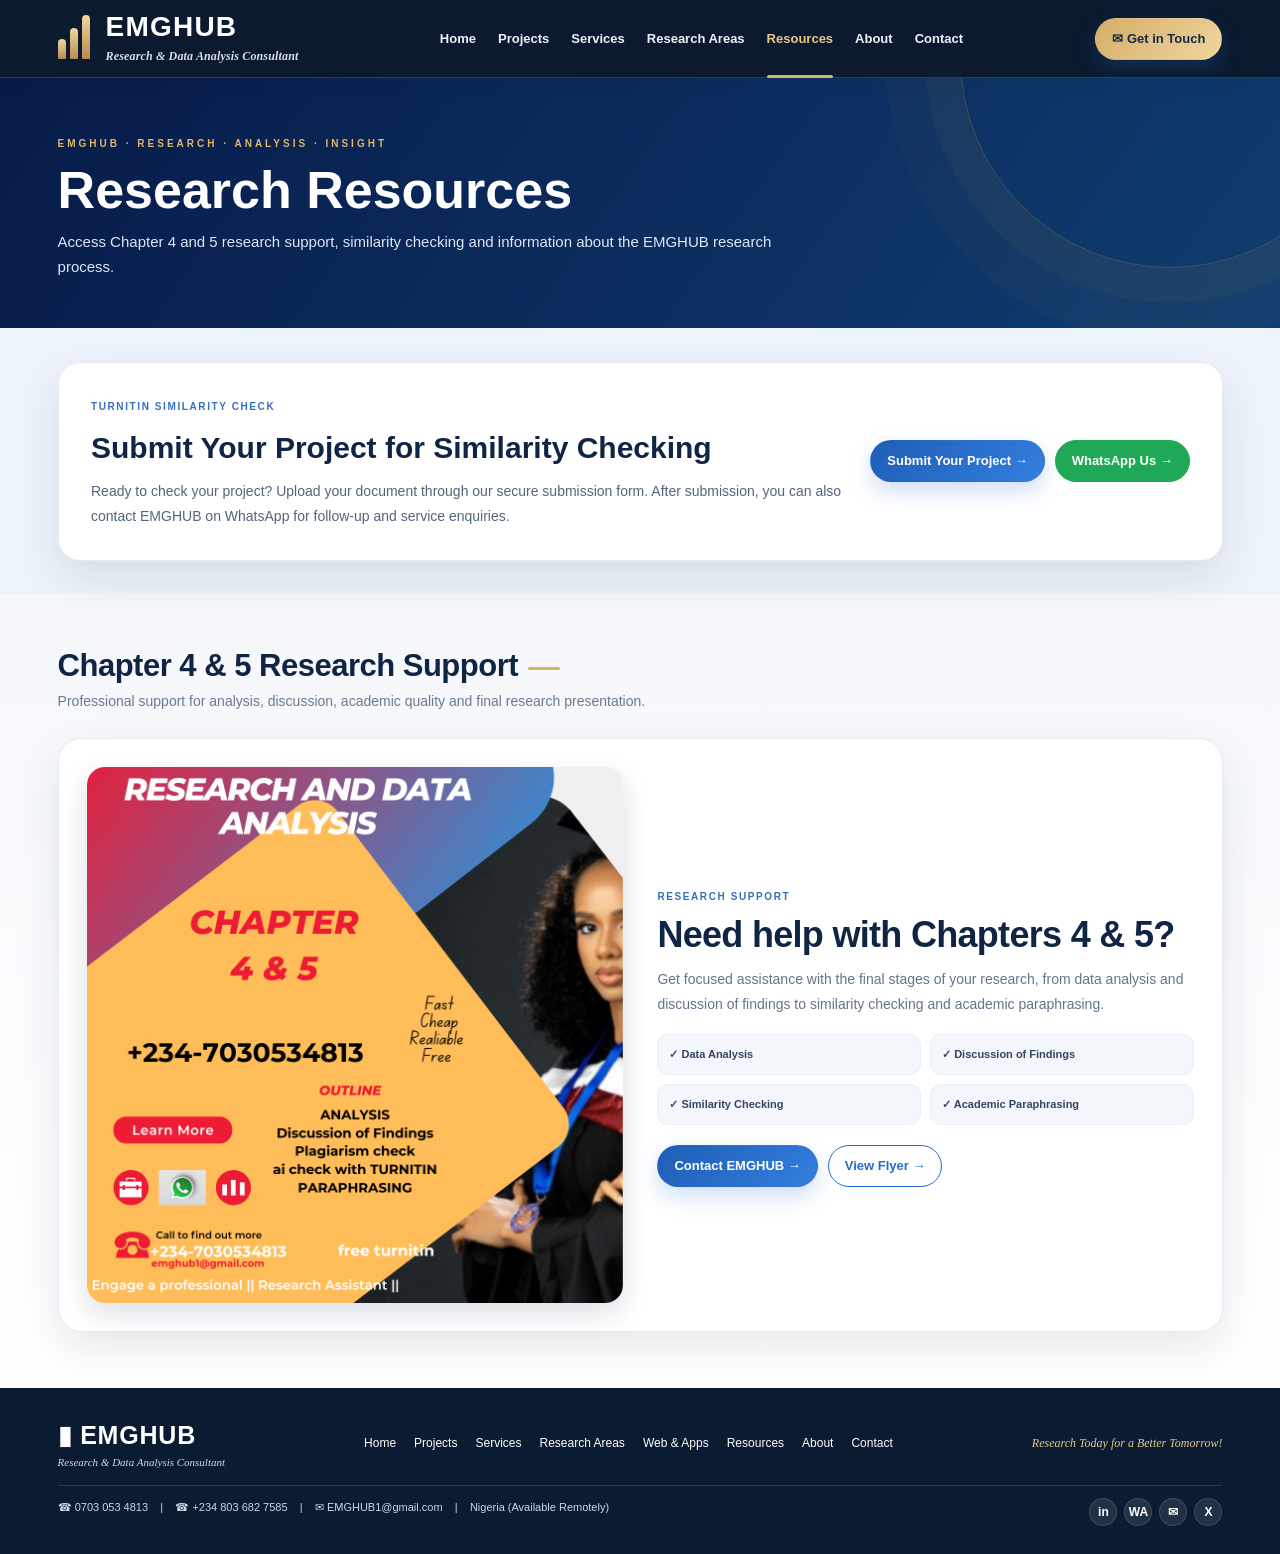
<file: resources.html>
<!DOCTYPE html>
<html lang="en"><head>
<meta charset="utf-8"/>
<meta content="width=device-width, initial-scale=1.0" name="viewport"/>
<meta content="Access Chapter 4 and 5 research support, similarity checking and information about the EMGHUB research process." name="description"/>
<title>Research Resources | EMGHUB</title>
<style>
:root{
  --navy:#071b49; --blue:#0b63f6; --blue2:#1684ff; --ink:#10204a;
  --muted:#53627d; --line:#dce7f7; --soft:#f5f9ff; --white:#fff;
  --gold:#f5b63a; --shadow:0 14px 35px rgba(7,27,73,.10);
  --radius:18px;
}
*{box-sizing:border-box}
html{scroll-behavior:smooth}
body{margin:0;font-family:Inter,ui-sans-serif,system-ui,-apple-system,BlinkMacSystemFont,"Segoe UI",Arial,sans-serif;color:var(--ink);background:#fff}
a{text-decoration:none;color:inherit}
button{font:inherit}
.container{width:min(1240px,92%);margin:auto}
.topbar{height:72px;background:#fff;border-bottom:1px solid #e8eef8;display:flex;align-items:center;position:sticky;top:0;z-index:50}
.nav{display:flex;align-items:center;justify-content:space-between;gap:28px}
.brand{display:flex;align-items:center;gap:12px;min-width:250px}
.brandmark{width:39px;height:45px;display:flex;align-items:flex-end;gap:4px}
.brandmark i{display:block;width:9px;background:var(--blue);border-radius:2px 2px 0 0}
.brandmark i:nth-child(1){height:20px}.brandmark i:nth-child(2){height:31px}.brandmark i:nth-child(3){height:44px}
.brand strong{font-size:27px;letter-spacing:.5px;line-height:1;color:var(--navy)}
.brand small{display:block;font-family:Georgia,serif;font-style:italic;font-weight:600;font-size:12px;color:var(--navy);margin-top:3px}
.navlinks{display:flex;align-items:center;gap:27px;font-size:14px;color:#13234c}
.navlinks a{padding:26px 0;position:relative}
.navlinks a:hover,.navlinks a.active{color:var(--blue)}
.navlinks a.active:after{content:"";position:absolute;left:0;right:0;bottom:0;height:3px;background:var(--blue);border-radius:4px}
.btn{display:inline-flex;align-items:center;justify-content:center;gap:9px;border-radius:10px;padding:13px 20px;font-weight:700;border:1px solid transparent;cursor:pointer;transition:.2s}
.btn.primary{background:linear-gradient(135deg,#0b63f6,#167df7);color:#fff;box-shadow:0 8px 20px rgba(11,99,246,.18)}
.btn.primary:hover{transform:translateY(-2px);box-shadow:0 12px 25px rgba(11,99,246,.25)}
.btn.outline{border-color:#fff;color:#fff;background:transparent}
.btn.white{background:#fff;color:var(--navy)}
.btn.small{padding:10px 15px;font-size:13px}
.hero{min-height:495px;position:relative;overflow:hidden;color:#fff;background:#062c67}
.hero:before{content:"";position:absolute;inset:0;background:linear-gradient(90deg,rgba(2,20,49,.78) 0%,rgba(3,38,87,.83) 31%,rgba(3,46,98,.80) 58%,rgba(2,29,63,.55) 100%);z-index:1}
.hero-bg{position:absolute;inset:0;background:
 radial-gradient(circle at 75% 25%,rgba(19,121,255,.25),transparent 30%),
 linear-gradient(120deg,#082b60,#053f86 50%,#061d44)}
.hero-content{position:relative;z-index:2;min-height:495px;display:grid;grid-template-columns:270px 1fr 285px;align-items:center;gap:28px}
.portrait-wrap{height:495px;align-self:end;position:relative;display:flex;align-items:flex-end;justify-content:center;overflow:hidden}
.portrait{width:330px;height:440px;object-fit:cover;object-position:50% 18%;border-radius:160px 160px 0 0;filter:saturate(.98) contrast(1.02);box-shadow:0 0 0 1px rgba(255,255,255,.06)}
.portrait-tag{position:absolute;left:4px;bottom:0;background:rgba(5,30,67,.88);padding:15px 18px;width:205px;border-left:3px solid var(--blue2);border-radius:12px 12px 0 0}
.portrait-tag .script{font-family:"Brush Script MT","Segoe Script",cursive;font-size:27px}
.portrait-tag span{display:block;font-size:14px;margin-top:3px;font-weight:700}
.hero-copy{text-align:left;padding:22px 0}
.kicker{font-size:11px;letter-spacing:7px;font-weight:700;opacity:.9;margin-bottom:12px}
.hero h1{font-size:68px;letter-spacing:1px;margin:0 0 8px;font-weight:900;line-height:.95;text-shadow:0 5px 22px rgba(0,0,0,.22)}
.hero h2{font-family:Georgia,serif;font-style:italic;font-weight:500;font-size:27px;margin:0 0 14px}
.hero p{font-size:15px;line-height:1.55;max-width:570px;margin:0 0 18px;color:#e7f0ff}
.hero-actions{display:flex;gap:12px;flex-wrap:wrap}
.hero-trust{display:flex;gap:25px;margin-top:30px;flex-wrap:wrap}
.trust{display:flex;align-items:center;gap:9px;font-size:13px}
.icon-circle{width:44px;height:44px;border:2px solid #1881ff;border-radius:50%;display:grid;place-items:center;background:rgba(7,70,150,.48);font-size:20px}
.hero-side{height:100%;display:flex;align-items:center;justify-content:flex-end}
.quote-card{max-width:280px}
.quote{font-family:Georgia,serif;font-style:italic;font-size:18px;line-height:1.35;margin-bottom:15px}
.quote-line{width:35px;height:3px;background:#fff;margin-bottom:22px}
.book-stack{display:flex;flex-direction:column;gap:4px;transform:perspective(500px) rotateY(-5deg)}
.book{height:43px;border-radius:5px 10px 10px 5px;background:linear-gradient(90deg,#082750,#0b3e79);border-left:5px solid #126cf2;box-shadow:0 5px 10px rgba(0,0,0,.25);display:flex;align-items:center;padding:0 14px;color:#ffc44d;font-weight:800;font-size:12px;letter-spacing:.4px}
section{padding:22px 0}
.section-head{display:flex;justify-content:space-between;align-items:flex-end;gap:20px;margin-bottom:13px}
.section-head h2{margin:0;font-size:24px;line-height:1.1;color:var(--navy)}
.section-head h2:after{content:"";display:inline-block;width:40px;height:3px;background:var(--blue);margin-left:10px;vertical-align:middle;border-radius:5px}
.section-head p{margin:3px 0 0;color:var(--muted);font-size:13px}
.services{background:#fff}
.grid6{display:grid;grid-template-columns:repeat(6,1fr);gap:9px}
.service{min-height:138px;border:1px solid #edf1f7;background:#fff;border-radius:12px;padding:14px 10px;text-align:center;box-shadow:0 5px 16px rgba(7,27,73,.045);transition:.2s}
.service:hover{transform:translateY(-4px);box-shadow:var(--shadow)}
.tile-icon{width:47px;height:47px;margin:0 auto 8px;border-radius:10px;display:grid;place-items:center;color:#fff;font-size:22px;font-weight:800}
.service h3{font-size:14px;margin:0 0 6px;color:var(--navy)}
.service p{font-size:12px;line-height:1.35;color:var(--muted);margin:0}
.c1{background:linear-gradient(135deg,#173b71,#071d46)}.c2{background:linear-gradient(135deg,#13a05a,#06723d)}
.c3{background:linear-gradient(135deg,#8b3ff1,#5b1db8)}.c4{background:linear-gradient(135deg,#ff7a18,#ef3b0b)}
.c5{background:linear-gradient(135deg,#2184f7,#1457c5)}.c6{background:linear-gradient(135deg,#ff2b71,#cf0750)}
.areas{background:linear-gradient(110deg,#073d78,#062b5b);color:#fff}
.areas .section-head h2,.areas .section-head p{color:#fff}
.area-grid{display:grid;grid-template-columns:repeat(7,1fr);gap:7px}
.area{background:#fff;color:var(--navy);border-radius:9px;padding:9px 6px 10px;text-align:center;min-height:117px;display:flex;flex-direction:column;align-items:center;justify-content:space-between;box-shadow:0 5px 14px rgba(0,0,0,.08)}
.area .tile-icon{width:39px;height:39px;margin:0 auto 4px;font-size:17px}
.area h3{font-size:12px;line-height:1.05;margin:0 0 2px}
.area span{font-size:10px;color:#66728a}
.area a{font-size:11px;color:var(--blue);font-weight:700;margin-top:6px}
.courses{background:#fff}
.course-grid{display:grid;grid-template-columns:repeat(7,1fr);gap:8px}
.course{padding:12px 6px 9px;text-align:center;border:1px solid #edf1f7;border-radius:11px;min-height:113px}
.course .tile-icon{width:42px;height:42px;font-size:18px;margin-bottom:7px}
.course h3{font-size:11.5px;line-height:1.1;margin:0;color:var(--navy)}
.course a{display:inline-block;margin-top:9px;font-size:10.5px;color:var(--blue);font-weight:700}
.about{background:linear-gradient(180deg,#f8fbff,#fff)}
.about-grid{display:grid;grid-template-columns:1.15fr 1fr 1.15fr;gap:22px;align-items:stretch}
.about h2{margin:0 0 12px;color:var(--navy);font-size:24px}
.about p{font-size:13px;line-height:1.6;color:#4f5f79}
.stats{display:grid;grid-template-columns:1fr 1fr;border:1px solid #e6edf7;border-radius:14px;background:#f8fbff;overflow:hidden}
.stat{padding:18px;text-align:center;border-right:1px solid #e5ecf7;border-bottom:1px solid #e5ecf7}
.stat:nth-child(2n){border-right:0}.stat:nth-last-child(-n+2){border-bottom:0}
.stat b{display:block;font-size:23px;color:var(--navy);margin:3px 0}
.stat span{font-size:11px;color:#61708b}
.contact-box{padding-left:4px}
.contact-box h2{margin-bottom:8px}
.contact-box .btn{margin:4px 3px 0 0}
.contact-row{display:flex;gap:8px;flex-wrap:wrap;margin-top:8px}
.process-testimonial{background:#f5f9ff}
.pt-grid{display:grid;grid-template-columns:1.4fr 1fr 1fr;gap:16px}
.process{display:grid;grid-template-columns:repeat(6,1fr);gap:7px}
.step{background:#fff;border:1px solid #e3ebf7;border-radius:10px;padding:12px 6px;text-align:center;min-height:110px;position:relative}
.step:not(:last-child):after{content:"→";position:absolute;right:-12px;top:39px;color:var(--blue);font-weight:900;z-index:2}
.step-icon{font-size:25px;color:var(--blue);margin-bottom:9px}
.step b{display:block;font-size:10px;line-height:1.25}
.testimonial{background:#fff;border:1px solid #e2eaf6;border-radius:13px;padding:18px;box-shadow:0 5px 16px rgba(7,27,73,.04)}
.testimonial .mark{font-size:34px;color:var(--blue);line-height:.7}
.testimonial p{font-family:Georgia,serif;font-style:italic;font-size:13px;line-height:1.5;color:#344465}
.testimonial small{color:#63728b;font-size:10px}
.cta{background:linear-gradient(145deg,#06316d,#0758b4);color:#fff;border-radius:15px;padding:22px;min-height:175px;display:flex;flex-direction:column;justify-content:center}
.cta h3{margin:0 0 7px;font-size:16px}.cta p{font-size:11px;color:#d9e9ff;line-height:1.5;margin:0 0 14px}
.footer{background:#062652;color:#fff;padding:18px 0}
.footer-top{display:flex;align-items:center;justify-content:space-between;gap:20px}
.footer-brand strong{font-size:22px}.footer-brand small{display:block;font-family:Georgia,serif;font-style:italic;font-size:10px}
.footer-links{display:flex;gap:18px;font-size:11px}
.footer-note{font-family:Georgia,serif;font-style:italic;font-size:12px}
.footer-bottom{display:flex;justify-content:space-between;gap:15px;border-top:1px solid rgba(255,255,255,.14);margin-top:14px;padding-top:12px;font-size:11px;color:#dbe8fb}
.socials{display:flex;gap:7px}.social{width:28px;height:28px;border-radius:5px;background:#fff;color:var(--navy);display:grid;place-items:center;font-weight:800;font-size:12px}
@media(max-width:1050px){
 .navlinks{gap:13px}.brand{min-width:auto}.nav .btn{display:none}
 .hero-content{grid-template-columns:220px 1fr}.hero-side{display:none}
 .grid6{grid-template-columns:repeat(3,1fr)}.area-grid{grid-template-columns:repeat(4,1fr)}.course-grid{grid-template-columns:repeat(4,1fr)}
 .about-grid{grid-template-columns:1fr 1fr}.contact-box{grid-column:1/-1}.pt-grid{grid-template-columns:1fr 1fr}.process{grid-template-columns:repeat(3,1fr)}
 .step:not(:last-child):after{display:none}
}
@media(max-width:760px){
 .topbar{height:auto;min-height:66px}.nav{padding:9px 0;flex-wrap:wrap}.navlinks{order:3;width:100%;overflow:auto;justify-content:flex-start;gap:22px}.navlinks a{padding:7px 0;font-size:12px;white-space:nowrap}.navlinks a.active:after{bottom:-1px}
 .brand strong{font-size:22px}.brand small{font-size:9px}
 .hero-content{grid-template-columns:1fr;min-height:auto;padding-top:25px}.hero{min-height:auto}.portrait-wrap{height:300px;order:2}.portrait{width:245px;height:300px}.hero-copy{order:1;text-align:center}.hero h1{font-size:51px}.hero h2{font-size:21px}.hero p{font-size:13px;margin-left:auto;margin-right:auto}.hero-actions,.hero-trust{justify-content:center}.hero-trust{margin-top:18px}.portrait-tag{left:50%;transform:translateX(-50%);bottom:0}
 .grid6{grid-template-columns:repeat(2,1fr)}.area-grid{grid-template-columns:repeat(2,1fr)}.course-grid{grid-template-columns:repeat(2,1fr)}
 .section-head{align-items:flex-start}.section-head .btn{display:none}
 .about-grid,.pt-grid{grid-template-columns:1fr}.process{grid-template-columns:repeat(2,1fr)}
 .footer-top,.footer-bottom{flex-direction:column;align-items:flex-start}.footer-links{flex-wrap:wrap}
}

.projects-section{background:#fff}
.project-grid{display:grid;grid-template-columns:repeat(3,minmax(0,1fr));gap:18px}
.project-card{border:1px solid #e1e9f5;border-radius:16px;overflow:hidden;background:#fff;box-shadow:0 8px 24px rgba(7,27,73,.07);transition:.2s}
.project-card:hover{transform:translateY(-4px);box-shadow:0 15px 32px rgba(7,27,73,.12)}
.project-visual{height:170px;background:linear-gradient(135deg,#062d66,#0b63f6);position:relative;display:grid;place-items:center;overflow:hidden}
.project-image{position:absolute;inset:0;width:100%;height:100%;object-fit:cover;display:block;transition:transform .45s ease}.project-card:hover .project-image{transform:scale(1.045)}.project-visual:after{content:"";position:absolute;inset:45% 0 0;background:linear-gradient(transparent,rgba(4,18,43,.28));pointer-events:none}.project-status{box-shadow:0 3px 12px rgba(0,0,0,.12)}
.project-visual:before{content:"";position:absolute;width:220px;height:220px;border-radius:50%;background:rgba(255,255,255,.08);right:-80px;top:-110px}
.folder-icon{font-size:55px;filter:drop-shadow(0 8px 10px rgba(0,0,0,.18));z-index:1}
.project-status{position:absolute;left:12px;top:12px;background:#fff;color:#0759c9;padding:7px 10px;border-radius:20px;font-size:10px;font-weight:800;z-index:2}
.project-body{padding:17px}
.project-type{font-size:9px;letter-spacing:1.7px;color:var(--blue);font-weight:800}
.project-body h3{font-size:21px;line-height:1.2;color:var(--navy);margin:8px 0}
.project-body p{font-size:12px;line-height:1.5;color:var(--muted);min-height:38px;margin:0 0 14px}
@media(max-width:1050px){.project-grid{grid-template-columns:repeat(2,minmax(0,1fr))}}\n@media(max-width:760px){.project-grid{grid-template-columns:1fr}}

<style>.quality-section{background:#f5f9ff;padding:10px 0}.quality-box{background:linear-gradient(135deg,#062b5d,#0b63c7);border-radius:16px;padding:24px 28px;color:#fff;display:flex;align-items:center;justify-content:space-between;gap:24px;box-shadow:0 12px 30px rgba(7,27,73,.12)}.quality-box h2{font-size:23px;margin:7px 0}.quality-box p{font-size:12px;line-height:1.55;color:#e3efff;margin:0;max-width:760px}.quality-actions{display:flex;gap:9px;flex-wrap:wrap}.project-grid{grid-template-columns:repeat(2,minmax(0,1fr))}@media(max-width:760px){.quality-box{flex-direction:column;align-items:flex-start}.project-grid{grid-template-columns:1fr}}
.chapters-section{background:linear-gradient(180deg,#f7faff 0%,#ffffff 100%);padding:34px 0}
.chapters-card{display:grid;grid-template-columns:minmax(300px,1fr) minmax(280px,1fr);gap:28px;align-items:center;background:#fff;border:1px solid #dfe8f5;border-radius:22px;padding:22px;box-shadow:0 14px 36px rgba(7,27,73,.10)}
.chapters-image{width:100%;display:block;border-radius:16px;box-shadow:0 10px 28px rgba(7,27,73,.14);cursor:pointer;transition:.2s}
.chapters-image:hover{transform:translateY(-3px);box-shadow:0 16px 34px rgba(7,27,73,.18)}
.chapters-copy .project-type{display:inline-block;margin-bottom:5px}
.chapters-copy h2{font-size:30px;line-height:1.12;color:var(--navy);margin:5px 0 12px}
.chapters-copy p{font-size:13px;line-height:1.65;color:var(--muted);margin:0 0 16px}
.chapters-list{display:grid;grid-template-columns:1fr 1fr;gap:9px;margin:0 0 20px;padding:0;list-style:none}
.chapters-list li{font-size:11px;font-weight:700;color:#314563;background:#f4f8fd;border-radius:9px;padding:9px 10px}
.chapters-actions{display:flex;gap:10px;flex-wrap:wrap}
@media(max-width:760px){.chapters-card{grid-template-columns:1fr;padding:14px}.chapters-copy h2{font-size:25px}.chapters-list{grid-template-columns:1fr}.chapters-section{padding:25px 0}}
.turnitin-submit{background:#eef5ff;padding:22px 0}.turnitin-box{background:#fff;border:1px solid #dce9f8;border-radius:18px;padding:26px;display:flex;align-items:center;justify-content:space-between;gap:28px;box-shadow:0 12px 30px rgba(7,27,73,.08)}.turnitin-copy{max-width:760px}.turnitin-copy h2{margin:7px 0 8px;font-size:25px;color:#062b5d}.turnitin-copy p{margin:0;color:#52657d;line-height:1.6;font-size:13px}.turnitin-actions{display:flex;gap:10px;flex-wrap:wrap;min-width:max-content}.btn.whatsapp{background:#1fa855;color:#fff;border-color:#1fa855}.btn.whatsapp:hover{filter:brightness(.95)}@media(max-width:760px){.turnitin-box{flex-direction:column;align-items:flex-start}.turnitin-actions{min-width:0}}

/* Research-led hero redesign */
.hero-research{position:relative;isolation:isolate;min-height:650px;overflow:hidden;border-radius:0 0 34px 34px;background:#0b1d35}
.hero-research:before{background:linear-gradient(100deg,rgba(7,20,39,.98) 0%,rgba(11,31,56,.94) 48%,rgba(15,48,78,.76) 100%);z-index:-1}
.hero-research .hero-bg{background:radial-gradient(ellipse at 78% 42%,rgba(48,111,165,.35),transparent 34%),radial-gradient(circle at 12% 90%,rgba(214,179,106,.12),transparent 27%),linear-gradient(125deg,#09182d,#102d4b 58%,#173d5b)}
.hero-research-content{min-height:650px;display:grid;grid-template-columns:minmax(0,1.02fr) minmax(440px,.98fr);gap:54px;align-items:center;padding-top:30px;padding-bottom:45px}
.hero-research .hero-copy{padding:25px 0;max-width:650px}
.hero-research .kicker{display:flex;align-items:center;gap:12px;letter-spacing:3px;font-size:10px;color:#e7c98e;margin-bottom:23px}
.kicker-line{width:34px;height:2px;background:var(--gold);display:inline-block}
.hero-research h1{font-size:clamp(48px,5.5vw,75px);line-height:1.02;letter-spacing:-2.8px;font-weight:800;max-width:680px;margin:0 0 20px;color:#fff}
.hero-research h1 em{font-family:Georgia,serif;font-weight:500;color:#e3c487;letter-spacing:-2px}
.hero-research h2{font-family:Inter,Arial,sans-serif;font-style:normal;font-weight:650;font-size:clamp(17px,1.6vw,21px);color:#f4f7fb;margin:0 0 15px;line-height:1.5}
.hero-research p{font-size:15px;line-height:1.9;color:#cbd8e7;max-width:590px;margin:0 0 27px}
.hero-research .hero-actions{gap:13px}.hero-research .btn.primary{background:linear-gradient(135deg,#d4ad67,#f0d69f);color:#172a42;box-shadow:0 12px 28px rgba(0,0,0,.18)}.hero-research .btn.outline{border-color:rgba(255,255,255,.38);color:#fff;background:rgba(255,255,255,.035)}
.hero-proof{display:flex;align-items:center;gap:17px;flex-wrap:wrap;margin-top:36px;color:#d4deea;font-size:11px;letter-spacing:.2px}.hero-proof b{color:#e4c88f;margin-right:5px}.hero-proof>i{height:17px;width:1px;background:rgba(255,255,255,.22)}
.analysis-visual{position:relative;min-height:475px;display:flex;align-items:center;justify-content:center;padding:25px 5px}
.visual-glow{position:absolute;width:410px;height:410px;border-radius:50%;background:rgba(56,128,179,.17);filter:blur(45px)}
.visual-label{position:absolute;top:0;right:8%;font-size:9px;letter-spacing:2px;color:#c9d7e6;display:flex;align-items:center;gap:9px}.live-dot{width:7px;height:7px;background:#d9bb7d;border-radius:50%;box-shadow:0 0 0 5px rgba(217,187,125,.12)}
.analysis-window{position:relative;width:min(100%,495px);background:rgba(255,255,255,.97);border:1px solid rgba(255,255,255,.6);border-radius:19px;box-shadow:0 35px 90px rgba(0,0,0,.32);overflow:hidden;transform:perspective(1200px) rotateY(-5deg) rotateX(2deg)}
.window-top{height:45px;background:#f2f5f8;border-bottom:1px solid #e3e9ef;display:flex;align-items:center;padding:0 16px;gap:12px;color:#728096;font-size:8px;letter-spacing:1.5px;font-weight:800}.window-dots{display:flex;gap:5px}.window-dots i{width:6px;height:6px;border-radius:50%;background:#d4ad67}.window-dots i:nth-child(2){background:#9eb4c9}.window-dots i:nth-child(3){background:#6c8aa8}.window-top b{margin-left:auto;color:#193957;font-size:12px;letter-spacing:1px}
.window-body{padding:22px 23px 20px}.window-heading{display:flex;align-items:center;justify-content:space-between;margin-bottom:17px}.window-heading small,.metric-card small,.insight-strip small{display:block;color:#8a97a8;font-size:8px;letter-spacing:1.4px;font-weight:800}.window-heading strong{display:block;color:#172f4a;font-size:19px;margin-top:3px}.window-chip{font-size:8px;letter-spacing:1px;color:#527b70;background:#e9f3ee;padding:7px 9px;border-radius:20px;font-weight:800}
.metric-row{display:grid;grid-template-columns:repeat(3,1fr);gap:9px;margin-bottom:12px}.metric-card{background:#f5f7f9;border:1px solid #e9edf1;border-radius:10px;padding:10px 12px}.metric-card b{display:block;font-size:22px;color:#173958;line-height:1.2;margin:4px 0 1px}.metric-card span{font-size:9px;color:#718095}
.chart-card{border:1px solid #e9edf1;border-radius:11px;padding:12px 13px 10px}.chart-title{display:flex;justify-content:space-between;align-items:center;color:#30465e;font-size:10px;font-weight:750}.chart-title small{font-size:7px;letter-spacing:1px;color:#9aa6b5}.chart-area{height:125px;display:flex;gap:10px;padding:13px 5px 0}.chart-y{display:flex;flex-direction:column;justify-content:space-between;padding:0 0 4px}.chart-y i{width:14px;height:1px;background:#dce4eb}.chart-bars{flex:1;display:flex;align-items:flex-end;justify-content:space-around;gap:10px;border-bottom:1px solid #dce4eb;background:repeating-linear-gradient(to bottom,transparent 0,transparent 29px,#edf1f4 30px)}.chart-bars span{width:7%;border-radius:5px 5px 0 0;background:linear-gradient(180deg,#d9bb7d,#b88c4e);box-shadow:0 3px 8px rgba(184,140,78,.12)}.chart-bars span:nth-child(2n){background:linear-gradient(180deg,#83a9c8,#416f98)}.chart-legend{display:flex;gap:17px;margin-top:9px;color:#7d8998;font-size:8px}.chart-legend i{display:inline-block;width:6px;height:6px;border-radius:2px;background:#c49b60;margin-right:4px}.chart-legend span:nth-child(2) i{background:#6689a8}
.insight-strip{display:flex;align-items:center;gap:10px;background:#f4f7f9;border-radius:10px;padding:11px 13px;margin-top:12px}.insight-icon{width:28px;height:28px;border-radius:8px;background:#173958;color:#e5c78c;display:grid;place-items:center}.insight-strip b{display:block;font-size:10px;color:#203b55;margin-top:2px}.insight-arrow{margin-left:auto;color:#9b7944;font-size:18px}
.floating-note{position:absolute;z-index:2;display:flex;align-items:center;gap:10px;background:rgba(255,255,255,.96);padding:11px 14px;border-radius:12px;box-shadow:0 12px 30px rgba(0,0,0,.18);color:#183550}.floating-note>span{width:31px;height:31px;border-radius:9px;background:#f2eadb;color:#9c7743;display:grid;place-items:center;font-size:18px}.floating-note b{display:block;font-size:10px}.floating-note small{display:block;color:#8290a0;font-size:8px;margin-top:2px}.note-top{top:83px;left:-14px}.note-bottom{bottom:54px;right:-5px}.hero-orbit{position:absolute;border:1px solid rgba(214,179,106,.14);border-radius:50%;pointer-events:none}.orbit-one{width:570px;height:570px;right:-170px;top:35px}.orbit-two{width:720px;height:720px;right:-245px;top:-35px;border-color:rgba(255,255,255,.07)}
.hero-bottom-line{position:absolute;bottom:0;left:0;right:0;height:37px;border-top:1px solid rgba(255,255,255,.12);display:flex;align-items:center;justify-content:space-between;padding:0 4.5%;font-size:8px;letter-spacing:2px;color:#a9b8c9}.hero-bottom-line span:first-child{color:#e2c58b;font-weight:800}
@media(max-width:1050px){.hero-research-content{grid-template-columns:1fr  .9fr;gap:25px}.hero-research h1{font-size:clamp(44px,5vw,62px)}.analysis-window{transform:none}.note-top{left:0}.note-bottom{right:0}}
@media(max-width:760px){.hero-research{min-height:auto;border-radius:0 0 23px 23px}.hero-research-content{grid-template-columns:1fr;min-height:auto;padding-top:55px;padding-bottom:65px;gap:8px}.hero-research .hero-copy{padding:5px 0 12px}.hero-research h1{font-size:clamp(43px,11vw,60px);letter-spacing:-1.8px}.hero-research h2{font-size:17px}.hero-research p{font-size:13px;line-height:1.8}.hero-proof{gap:10px;margin-top:23px;font-size:9px}.analysis-visual{min-height:365px;padding:25px 3px 20px}.analysis-window{width:100%;border-radius:14px}.window-body{padding:16px}.window-heading strong{font-size:16px}.chart-area{height:95px}.note-top{top:5px;left:0}.note-bottom{bottom:2px;right:0}.floating-note{padding:8px 10px}.hero-bottom-line{height:31px;font-size:7px;letter-spacing:1px}.orbit-one,.orbit-two{right:-300px}}


/* EMGHUB hero revision: research workspace graphic, no portrait in hero */
.hero-consultant{min-height:690px;background:#07182d!important;border-radius:0 0 30px 30px;}
.hero-consultant:before{background:linear-gradient(100deg,rgba(5,17,33,.96) 0%,rgba(8,27,49,.88) 48%,rgba(8,27,49,.42) 100%)!important;}
.hero-consultant .hero-bg{background:radial-gradient(ellipse at 78% 42%,rgba(55,112,160,.28),transparent 34%),radial-gradient(circle at 12% 88%,rgba(214,179,106,.13),transparent 27%),linear-gradient(125deg,#071629,#0b2543 58%,#102e4b)!important;}
.hero-consultant .hero-research-content,.hero-consultant .hero-content{min-height:690px;grid-template-columns:minmax(0,.92fr) minmax(0,1.08fr);gap:48px;padding-top:35px;padding-bottom:58px;align-items:center;}
.hero-consultant .hero-copy{max-width:640px;padding:22px 0;}
.hero-consultant .kicker{font-size:10px;letter-spacing:2.6px;margin-bottom:23px;color:#e6c987;}
.hero-consultant h1{font-size:clamp(48px,5.1vw,76px);line-height:1.02;letter-spacing:-2.8px;margin-bottom:18px;}
.hero-consultant h1 em{display:block;font-family:Georgia,serif;color:#e6c987;font-weight:500;}
.hero-consultant h2{font-size:clamp(16px,1.5vw,20px);margin-bottom:13px;color:#f4f7fb;}
.hero-consultant p{font-size:15px;line-height:1.8;margin-bottom:25px;max-width:610px;color:#d4deea;}
.hero-consultant .hero-actions{gap:13px;}
.hero-consultant .hero-actions .btn{font-size:12px;padding:14px 18px;}
.hero-consultant .hero-actions .btn.primary{background:linear-gradient(135deg,#d4ad67,#f0d69f)!important;color:#172a42!important;box-shadow:0 12px 28px rgba(0,0,0,.2);}
.hero-consultant .hero-actions .btn.outline{border-color:rgba(255,255,255,.48);color:#fff;}
.hero-consultant .hero-proof{gap:14px;margin-top:32px;font-size:10px;color:#dbe4ef;}
.hero-consultant .hero-proof b{color:#e6c987;}
.hero-workspace-visual{position:relative;min-width:0;align-self:center;border:1px solid rgba(224,194,132,.34);border-radius:22px;overflow:hidden;box-shadow:0 28px 70px rgba(0,0,0,.42),0 0 50px rgba(63,129,180,.12);background:#0a1d34;}
.hero-workspace-visual:after{content:"";position:absolute;inset:0;background:linear-gradient(90deg,rgba(7,22,41,.08),transparent 40%,rgba(7,22,41,.05)),linear-gradient(0deg,rgba(7,22,41,.24),transparent 28%);pointer-events:none;}
.hero-workspace-visual img{display:block;width:100%;height:450px;object-fit:cover;object-position:center;}
.workspace-caption{position:absolute;z-index:2;left:17px;bottom:15px;padding:10px 13px;border:1px solid rgba(255,255,255,.18);border-radius:9px;background:rgba(5,20,37,.82);backdrop-filter:blur(10px);color:#f0d69f;font-size:9px;letter-spacing:1.5px;}
.workspace-pulse{display:inline-block;width:7px;height:7px;border-radius:50%;background:#d6b36a;box-shadow:0 0 10px #d6b36a;margin-right:8px;}
.hero-consultant .hero-bottom-line{height:35px;}
@media(max-width:1050px){.hero-consultant .hero-research-content,.hero-consultant .hero-content{grid-template-columns:minmax(0,.95fr) minmax(0,1.05fr);gap:25px}.hero-workspace-visual img{height:390px}.hero-consultant h1{font-size:clamp(43px,5vw,62px)}}
@media(max-width:760px){.hero-consultant{min-height:auto;border-radius:0 0 23px 23px}.hero-consultant .hero-research-content,.hero-consultant .hero-content{grid-template-columns:1fr;min-height:auto;padding-top:48px;padding-bottom:62px;gap:28px}.hero-consultant .hero-copy{order:1;padding:0;text-align:left}.hero-consultant h1{font-size:clamp(43px,11vw,62px)}.hero-consultant p{font-size:14px}.hero-workspace-visual{order:2;width:100%;}.hero-workspace-visual img{height:auto;aspect-ratio:4/3;object-fit:cover}.hero-consultant .hero-proof{gap:9px;margin-top:24px;font-size:9px}.hero-consultant .hero-proof>i{display:none}.hero-consultant .hero-actions{display:flex}.hero-consultant .hero-actions .btn{font-size:11px;padding:12px 14px}}
@media(max-width:480px){.hero-consultant .hero-actions{display:grid;grid-template-columns:1fr}.hero-consultant .hero-actions .btn{width:100%}.hero-workspace-visual img{aspect-ratio:1/1.02}.workspace-caption{left:10px;bottom:10px;font-size:7px;letter-spacing:1px;padding:8px 10px}}

</style>
<style>
/* EMGHUB premium navy visual refresh */
:root{--navy:#102544;--blue:#246BCE;--blue2:#4D91F2;--ink:#172B49;--muted:#64748b;--line:#e2eaf4;--soft:#f5f7fb;--gold:#D6B36A;--shadow:0 18px 44px rgba(16,37,68,.10);--radius:20px}
html{scroll-behavior:smooth;scroll-padding-top:92px}
body{font-family:Inter,"Segoe UI",Arial,sans-serif;line-height:1.55;color:var(--ink);background:#f7f9fc}
.container{width:min(1240px,91%)}
.topbar{height:78px;background:rgba(255,255,255,.96);backdrop-filter:blur(14px);border-bottom:1px solid rgba(16,37,68,.08);box-shadow:0 5px 22px rgba(16,37,68,.035)}
.brand{gap:13px}.brandmark{width:35px;height:40px;gap:4px}.brandmark i{width:8px;background:linear-gradient(180deg,var(--blue2),var(--navy));border-radius:4px 4px 1px 1px}.brand strong{font-size:28px;letter-spacing:1.2px;color:var(--navy)}.brand small{font-size:12px;color:#64748b;letter-spacing:.15px}
.navlinks{gap:22px;font-size:13px;font-weight:650;color:#31435e}.navlinks a{padding:29px 0;transition:color .2s}.navlinks a.active:after{height:3px;background:var(--gold)}
.btn{border-radius:999px;padding:13px 21px;transition:transform .25s ease,box-shadow .25s ease,background .25s ease}.btn.primary{background:linear-gradient(135deg,#1e5db5,#347fe0);box-shadow:0 9px 22px rgba(36,107,206,.22)}.btn.primary:hover{transform:translateY(-2px);box-shadow:0 14px 28px rgba(36,107,206,.3)}.btn.outline{border-color:rgba(255,255,255,.6)}.btn.small{padding:10px 16px}
.hero{min-height:560px;background:#102544;border-radius:0 0 30px 30px}.hero:before{background:linear-gradient(90deg,rgba(8,24,47,.72),rgba(16,37,68,.70) 45%,rgba(16,37,68,.52))}.hero-bg{background:radial-gradient(circle at 72% 18%,rgba(214,179,106,.16),transparent 24%),radial-gradient(circle at 82% 70%,rgba(77,145,242,.28),transparent 30%),linear-gradient(125deg,#0b1c35,#153c69 58%,#102544)}.hero-content{min-height:560px;grid-template-columns:285px minmax(0,1fr) 245px;gap:34px}.portrait-wrap{height:560px}.portrait{height:475px;width:330px;border-radius:170px 170px 0 0;box-shadow:0 0 0 7px rgba(255,255,255,.06),0 20px 45px rgba(0,0,0,.22)}.portrait-tag{background:rgba(8,24,47,.9);border-left-color:var(--gold);border-radius:14px 14px 0 0}.kicker{letter-spacing:4.5px;color:#e9d3a2}.hero h1{font-size:clamp(56px,6vw,78px);letter-spacing:1.5px}.hero h2{font-size:clamp(22px,2.2vw,29px);color:#f0d8a5;line-height:1.25}.hero p{font-size:15px;line-height:1.8;color:#e1e9f4}.hero-trust{gap:18px}.icon-circle{border-color:rgba(214,179,106,.75);background:rgba(255,255,255,.07);color:#f0d8a5}.quote{font-size:19px;line-height:1.55}.quote-line{background:var(--gold)}.book{background:linear-gradient(90deg,#102544,#1c4775);border-left-color:var(--gold);color:#f0d8a5}
section{padding:54px 0}.section-head{margin-bottom:25px;align-items:center}.section-head h2{font-size:clamp(24px,2.5vw,31px);letter-spacing:-.5px}.section-head h2:after{width:32px;background:var(--gold);height:3px}.section-head p{font-size:14px;color:#6a7890;margin-top:8px}
.projects-section{background:#f7f9fc}.project-grid{grid-template-columns:repeat(3,minmax(0,1fr));gap:22px}.project-card{border:1px solid #e4eaf2;border-radius:20px;box-shadow:0 8px 26px rgba(16,37,68,.055);display:flex;flex-direction:column;animation:softRise .65s both}.project-card:hover{transform:translateY(-5px);box-shadow:0 20px 38px rgba(16,37,68,.12);border-color:#c9d9ee}.project-visual{height:135px;background:radial-gradient(circle at 85% 5%,rgba(214,179,106,.28),transparent 30%),linear-gradient(135deg,#102544,#24558b)}.project-visual:before{width:260px;height:260px;background:rgba(255,255,255,.055)}.folder-icon{font-size:47px;filter:drop-shadow(0 5px 10px rgba(0,0,0,.15))}.project-status{left:14px;top:14px;padding:7px 11px;font-size:10px;box-shadow:0 4px 12px rgba(0,0,0,.08)}.project-body{padding:21px;display:flex;flex-direction:column;flex:1}.project-type{font-size:10px;letter-spacing:1.6px;color:#356fbd}.project-body h3{font-size:18px;line-height:1.35;letter-spacing:-.25px;margin:9px 0;color:#102544}.project-body p{font-size:13px;line-height:1.65;min-height:42px}.project-body .btn{align-self:flex-start;margin-top:auto}.project-body>div[style*="margin:10px"]{margin-top:14px!important}
.services{background:#fff}.grid6{gap:15px}.service{min-height:160px;border:1px solid #e8edf4;border-radius:17px;padding:21px 14px;box-shadow:0 6px 18px rgba(16,37,68,.035)}.service:hover{border-color:#cbdcf1;transform:translateY(-5px)}.tile-icon{border-radius:14px;box-shadow:0 7px 14px rgba(16,37,68,.12)}.service h3{font-size:14px;line-height:1.4}.service p{font-size:12.5px;line-height:1.55}
.areas{background:linear-gradient(130deg,#102544,#163f6c);padding:56px 0}.areas .section-head h2:after{background:var(--gold)}.area-grid{gap:12px}.area{border-radius:15px;min-height:135px;padding:15px 9px 13px;box-shadow:0 8px 20px rgba(0,0,0,.12);transition:transform .22s,box-shadow .22s}.area:hover{transform:translateY(-4px);box-shadow:0 14px 24px rgba(0,0,0,.18)}.area h3{font-size:12.5px;line-height:1.25}.area span{font-size:10.5px}.area a{font-size:11px}
.chapters-section{padding:55px 0;background:linear-gradient(180deg,#f5f7fb,#fff)}.chapters-card{gap:34px;padding:28px;border-radius:24px;border-color:#e3eaf3;box-shadow:var(--shadow)}.chapters-image{border-radius:18px}.chapters-copy h2{font-size:clamp(27px,3vw,36px);letter-spacing:-.7px}.chapters-copy p{font-size:14px;line-height:1.8}.chapters-list li{background:#f3f6fa;border:1px solid #e9eef5;border-radius:11px;padding:11px}
.turnitin-submit{padding:34px 0;background:#edf3fa}.turnitin-box{border-radius:22px;padding:30px 32px;box-shadow:var(--shadow);border-color:#e3eaf3}.turnitin-copy h2{font-size:clamp(23px,2.5vw,30px);color:var(--navy)}.turnitin-copy p{font-size:14px;line-height:1.8}.quality-section{padding:28px 0;background:#fff}.quality-box{border-radius:22px;padding:32px;background:radial-gradient(circle at 90% 0,rgba(214,179,106,.2),transparent 25%),linear-gradient(130deg,#102544,#1c4a7b);box-shadow:var(--shadow)}.quality-box h2{font-size:27px}.quality-box p{font-size:13.5px;line-height:1.8}
.about{background:#fff;padding:60px 0}.about-grid{gap:28px}.about h2{font-size:27px}.about p{font-size:14px;line-height:1.8}.stats{border-radius:18px;background:#f7f9fc;border-color:#e7edf5}.stat{padding:22px 15px}.stat b{font-size:26px}.stat span{font-size:12px}.contact-box{padding:10px 0 10px 8px}.contact-box h2{font-size:26px}.contact-row{gap:9px}
.process-testimonial{background:#f2f5fa;padding:58px 0}.pt-grid{gap:23px;grid-template-columns:1.35fr 1fr .9fr}.process{gap:9px}.step{border-radius:13px;padding:15px 8px;min-height:120px;box-shadow:0 5px 16px rgba(16,37,68,.035)}.step-icon{color:#2b69b6}.testimonial{border:1px solid #e3eaf3;border-radius:17px;padding:22px;box-shadow:0 9px 22px rgba(16,37,68,.055)}.testimonial .mark{color:var(--gold);font-size:40px}.testimonial p{font-size:14px;line-height:1.75}.testimonial small{font-size:11px}.cta{background:radial-gradient(circle at 100% 0,rgba(214,179,106,.2),transparent 32%),linear-gradient(145deg,#102544,#1d5288);border-radius:20px;padding:27px;min-height:210px}.cta h3{font-size:19px;line-height:1.4}.cta p{font-size:13px;line-height:1.7}
.footer{background:#0a1b32;padding:28px 0}.footer-brand strong{font-size:25px;letter-spacing:.8px}.footer-brand small{font-size:11px;color:#d0dae8}.footer-links{gap:18px;flex-wrap:wrap;font-size:12px}.footer-links a:hover{color:#e6c987}.footer-note{color:#e6c987}.footer-bottom{font-size:11px;color:#cbd7e6;line-height:1.8}.social{border-radius:50%;background:rgba(255,255,255,.1);color:#fff;border:1px solid rgba(255,255,255,.12)}
@keyframes softRise{from{opacity:0;transform:translateY(10px)}to{opacity:1;transform:translateY(0)}}
@media(max-width:1050px){.hero-content{grid-template-columns:220px minmax(0,1fr);gap:25px}.hero-side{display:none}.project-grid{grid-template-columns:repeat(2,minmax(0,1fr))}.pt-grid{grid-template-columns:1fr 1fr}.pt-grid>div:first-child{grid-column:1/-1}.process{grid-template-columns:repeat(3,1fr)}.grid6{grid-template-columns:repeat(3,1fr)}.area-grid{grid-template-columns:repeat(4,1fr)}}
@media(max-width:760px){.topbar{min-height:70px}.nav{padding:10px 0}.navlinks{gap:18px}.hero{border-radius:0 0 22px 22px}.hero-content{grid-template-columns:1fr;min-height:auto;padding-top:30px;gap:12px}.hero-copy{padding:18px 0 0}.hero h1{font-size:clamp(46px,12vw,62px)}.hero h2{font-size:22px}.hero-trust{gap:12px}.trust{font-size:11px}.icon-circle{width:37px;height:37px}.portrait-wrap{height:290px;order:2}.portrait{width:235px;height:290px}.hero p{font-size:13.5px}.section-head{align-items:flex-start}.section-head .btn{display:none}section{padding:40px 0}.project-grid{grid-template-columns:1fr;gap:16px}.project-visual{height:120px}.project-body{padding:19px}.project-body h3{font-size:19px}.grid6,.area-grid{grid-template-columns:repeat(2,minmax(0,1fr))}.service{min-height:150px}.chapters-card{grid-template-columns:1fr;padding:15px;gap:22px}.chapters-copy h2{font-size:27px}.turnitin-box{padding:23px;align-items:flex-start}.turnitin-actions{min-width:0}.quality-box{padding:24px}.about-grid,.pt-grid{grid-template-columns:1fr}.pt-grid>div:first-child{grid-column:auto}.process{grid-template-columns:repeat(2,1fr)}.footer-top,.footer-bottom{flex-direction:column;align-items:flex-start}.footer-links{gap:12px}.contact-row .btn{max-width:100%;font-size:12px}}
@media(prefers-reduced-motion:reduce){html{scroll-behavior:auto}*,*::before,*::after{animation-duration:.01ms!important;animation-iteration-count:1!important;transition-duration:.01ms!important;scroll-behavior:auto!important}}

</style>
<style>
/* Expanded research-led hero: no portrait; workspace graphic plus real-world research scenes */
.topbar{background:rgba(7,22,42,.98)!important;border-bottom:1px solid rgba(214,179,106,.22)!important}
.topbar .brand strong{color:#fff!important}.topbar .brand small{color:#d8e0eb!important}
.topbar .brandmark i{background:linear-gradient(180deg,#f0d69f,#b88c4e)!important}
.topbar .navlinks a{color:#edf2f8!important}.topbar .navlinks a:hover,.topbar .navlinks a.active{color:#e6c987!important}
.topbar .btn.primary{background:linear-gradient(135deg,#d4ad67,#f0d69f)!important;color:#172a42!important}
.hero-expanded{min-height:0!important;padding:0 0 36px;background:#07182d!important;border-radius:0 0 30px 30px;overflow:hidden}
.hero-expanded:before{background:linear-gradient(110deg,rgba(5,17,33,.94),rgba(8,27,49,.82) 55%,rgba(8,27,49,.58))!important}
.hero-expanded .hero-bg{background:radial-gradient(ellipse at 80% 18%,rgba(55,112,160,.28),transparent 35%),radial-gradient(circle at 10% 75%,rgba(214,179,106,.14),transparent 28%),linear-gradient(125deg,#071629,#0b2543 58%,#102e4b)!important}
.hero-expanded-inner{position:relative;z-index:2;padding-top:58px;padding-bottom:22px}
.hero-main-grid{display:grid;grid-template-columns:minmax(0,.88fr) minmax(0,1.12fr);gap:46px;align-items:center}
.hero-expanded .hero-copy{max-width:650px;padding:12px 0 20px}
.hero-expanded .kicker{font-size:10px;letter-spacing:2.2px;margin-bottom:23px;color:#e6c987;line-height:1.7}
.hero-expanded h1{font-size:clamp(46px,5.2vw,76px);line-height:1.02;letter-spacing:-2.6px;margin:0 0 20px;color:#fff}
.hero-expanded h1 em{display:block;font-family:Georgia,serif;color:#e6c987;font-weight:500}
.hero-expanded h2{font-size:clamp(16px,1.55vw,21px);line-height:1.5;color:#f4f7fb;margin:0 0 13px;font-weight:650}
.hero-expanded p{font-size:15px;line-height:1.85;margin:0 0 25px;max-width:620px;color:#d4deea}
.hero-expanded .hero-actions{display:flex;gap:12px;flex-wrap:wrap}
.hero-expanded .hero-actions .btn{font-size:12px;padding:14px 18px}
.hero-expanded .hero-actions .btn.primary{background:linear-gradient(135deg,#d4ad67,#f0d69f)!important;color:#172a42!important;box-shadow:0 12px 28px rgba(0,0,0,.2)}
.hero-expanded .hero-actions .btn.outline{border-color:rgba(255,255,255,.48);color:#fff;background:rgba(255,255,255,.04)}
.hero-expanded .hero-proof{display:flex;gap:13px;align-items:center;flex-wrap:wrap;margin-top:30px;font-size:10px;color:#dbe4ef}
.hero-expanded .hero-proof b{color:#e6c987}.hero-expanded .hero-proof>i{height:14px;width:1px;background:rgba(255,255,255,.25)}
.hero-mini-points{display:flex;gap:8px 16px;flex-wrap:wrap;margin-top:20px;color:#d7e3ef;font-size:10px}
.hero-mini-points span{border:1px solid rgba(214,179,106,.2);background:rgba(255,255,255,.045);border-radius:20px;padding:8px 11px}
.hero-workspace-visual{position:relative;min-width:0;align-self:center;border:1px solid rgba(224,194,132,.4);border-radius:22px;overflow:hidden;box-shadow:0 28px 70px rgba(0,0,0,.42),0 0 50px rgba(63,129,180,.14);background:#0a1d34}
.hero-workspace-visual:after{content:"";position:absolute;inset:0;background:linear-gradient(0deg,rgba(7,22,41,.34),transparent 34%);pointer-events:none}
.hero-workspace-visual img{display:block;width:100%;height:430px;object-fit:cover;object-position:center}
.workspace-caption{position:absolute;z-index:2;left:16px;bottom:14px;padding:10px 13px;border:1px solid rgba(255,255,255,.18);border-radius:9px;background:rgba(5,20,37,.86);color:#f0d69f;font-size:9px;letter-spacing:1.3px}
.workspace-pulse{display:inline-block;width:7px;height:7px;border-radius:50%;background:#d6b36a;box-shadow:0 0 10px #d6b36a;margin-right:8px}
.research-in-action{margin-top:43px;padding-top:23px;border-top:1px solid rgba(255,255,255,.15)}
.research-strip-heading{display:flex;align-items:center;justify-content:space-between;margin-bottom:15px;color:#e7cb91;font-size:10px;font-weight:800;letter-spacing:2px}
.research-strip-heading small{font-size:10px;letter-spacing:.3px;font-weight:400;color:#aebed0}
.research-photo-grid{display:grid;grid-template-columns:repeat(3,minmax(0,1fr));gap:15px}
.research-photo-card{position:relative;min-width:0;height:190px;border:1px solid rgba(224,194,132,.27);border-radius:15px;overflow:hidden;background:#102b48;box-shadow:0 12px 28px rgba(0,0,0,.2)}
.research-photo-card img{width:100%;height:100%;display:block;object-fit:cover;transition:transform .5s ease}
.research-photo-card:hover img{transform:scale(1.045)}
.research-photo-card:after{content:"";position:absolute;inset:35% 0 0;background:linear-gradient(0deg,rgba(4,17,33,.93),transparent);pointer-events:none}
.research-photo-card>div{position:absolute;z-index:1;left:15px;right:12px;bottom:13px;display:flex;flex-direction:column;gap:3px;color:#fff}
.research-photo-card b{font-size:13px}.research-photo-card span{font-size:10px;color:#d7e2ef}
.hero-service-ribbon{display:flex;justify-content:space-between;gap:12px;flex-wrap:wrap;margin-top:22px;padding:16px 20px;border:1px solid rgba(214,179,106,.25);border-radius:14px;background:linear-gradient(90deg,rgba(255,255,255,.07),rgba(255,255,255,.025));color:#e8edf5}
.hero-service-ribbon span{display:flex;align-items:center;gap:8px;font-size:11px}.hero-service-ribbon i{font-style:normal;color:#e6c987;font-size:17px}
.hero-expanded .hero-bottom-line{height:35px}
@media(max-width:1000px){.hero-main-grid{grid-template-columns:1fr 1fr;gap:25px}.hero-workspace-visual img{height:365px}.research-photo-card{height:165px}}
@media(max-width:760px){.hero-expanded{border-radius:0 0 23px 23px;padding-bottom:28px}.hero-expanded-inner{padding-top:42px}.hero-main-grid{grid-template-columns:1fr;gap:25px}.hero-expanded .hero-copy{padding:0}.hero-expanded h1{font-size:clamp(43px,10vw,60px)}.hero-expanded p{font-size:14px}.hero-workspace-visual{order:2}.hero-workspace-visual img{height:auto;aspect-ratio:16/10}.research-in-action{margin-top:30px}.research-photo-grid{grid-template-columns:1fr;gap:12px}.research-photo-card{height:210px}.research-strip-heading{align-items:flex-start;gap:8px;flex-direction:column}.hero-service-ribbon{display:grid;grid-template-columns:1fr 1fr;padding:14px}.hero-expanded .hero-proof{gap:9px;font-size:9px;margin-top:22px}.hero-expanded .hero-proof>i{display:none}}
@media(max-width:480px){.hero-expanded .hero-actions{display:grid;grid-template-columns:1fr}.hero-expanded .hero-actions .btn{width:100%;text-align:center}.hero-expanded .hero-mini-points{font-size:9px}.hero-expanded .hero-mini-points span{padding:7px 9px}.hero-workspace-visual img{aspect-ratio:4/3}.research-photo-card{height:190px}.hero-service-ribbon{font-size:10px}}
</style>
<style id="emghub-motion-system">
/* EMGHUB premium motion system: subtle, accessible and lightweight */
@keyframes emgFadeUp{from{opacity:0;transform:translateY(24px)}to{opacity:1;transform:translateY(0)}}
@keyframes emgSoftFloat{0%,100%{transform:translateY(0)}50%{transform:translateY(-9px)}}
@keyframes emgGlow{0%,100%{box-shadow:0 28px 70px rgba(0,0,0,.42),0 0 28px rgba(214,179,106,.08)}50%{box-shadow:0 30px 76px rgba(0,0,0,.42),0 0 44px rgba(214,179,106,.2)}}
@keyframes emgPulse{0%,100%{opacity:.75;box-shadow:0 0 0 0 rgba(214,179,106,.4)}50%{opacity:1;box-shadow:0 0 0 7px rgba(214,179,106,0)}}
html.motion-ready .hero-copy .kicker{animation:emgFadeUp .7s .08s both}
html.motion-ready .hero-copy h1{animation:emgFadeUp .8s .18s both}
html.motion-ready .hero-copy h2{animation:emgFadeUp .8s .28s both}
html.motion-ready .hero-copy>p{animation:emgFadeUp .8s .38s both}
html.motion-ready .hero-actions{animation:emgFadeUp .8s .48s both}
html.motion-ready .hero-proof,html.motion-ready .hero-mini-points{animation:emgFadeUp .8s .58s both}
.hero-workspace-visual{animation:emgGlow 7s ease-in-out infinite}
.hero-workspace-visual img{transition:transform 1.2s ease;}
.hero-workspace-visual:hover img{transform:scale(1.035)}
.workspace-pulse{animation:emgPulse 2.4s ease-in-out infinite}
.hero-orbit{animation:emgSoftFloat 12s ease-in-out infinite}
.hero-orbit.orbit-two{animation-delay:-5s}
.research-photo-card{transition:transform .45s ease,box-shadow .45s ease,border-color .45s ease}
.research-photo-card:hover{transform:translateY(-7px);box-shadow:0 20px 42px rgba(4,20,42,.22)}
.research-photo-card img{transition:transform .75s cubic-bezier(.2,.7,.2,1)}
.research-photo-card:hover img{transform:scale(1.055)}
.hero-service-ribbon>span{transition:color .25s ease,transform .25s ease}
.hero-service-ribbon>span:hover{color:var(--gold);transform:translateY(-3px)}
.btn{position:relative;overflow:hidden}
.btn:after{content:"";position:absolute;inset:0;transform:translateX(-130%);background:linear-gradient(110deg,transparent 25%,rgba(255,255,255,.25) 50%,transparent 75%);transition:transform .65s ease;pointer-events:none}
.btn:hover:after{transform:translateX(130%)}
.project-card,.service,.area,.course,.step,.stat,.testimonial,.chapters-card,.quality-box,.turnitin-box,.detail-card,.photo-frame,.profile-copy,.contact-band .contact-row{will-change:opacity,transform}
html.motion-ready .reveal-on-scroll{opacity:0;transform:translateY(25px);transition:opacity .7s ease,transform .7s cubic-bezier(.2,.7,.2,1);transition-delay:var(--reveal-delay,0ms)}
html.motion-ready .reveal-on-scroll.is-visible{opacity:1;transform:translateY(0)}
html.motion-ready .project-card.reveal-on-scroll{animation:none}
html.motion-ready .project-card .project-visual img{transition:transform .65s ease}
.project-card:hover .project-visual img{transform:scale(1.06)}
.project-card .project-visual{overflow:hidden}
.project-card [style*="height:8px"]>div{transform:scaleX(0);transform-origin:left center;transition:transform 1.15s cubic-bezier(.2,.7,.2,1)}
.project-card.is-visible [style*="height:8px"]>div{transform:scaleX(1)}
.navlinks a:after{transition:width .25s ease,background .25s ease}
@media(prefers-reduced-motion:reduce){*,*::before,*::after{scroll-behavior:auto!important;animation-duration:.01ms!important;animation-iteration-count:1!important;transition-duration:.01ms!important}.hero-workspace-visual{animation:none!important}html.motion-ready .reveal-on-scroll{opacity:1;transform:none}}
</style>
<style>
.page-intro{padding:58px 0 48px;background:linear-gradient(125deg,#071b49,#103d70);color:#fff;position:relative;overflow:hidden}
.page-intro:after{content:"";position:absolute;width:420px;height:420px;border:1px solid rgba(245,182,58,.22);border-radius:50%;right:-100px;top:-230px;box-shadow:0 0 0 35px rgba(245,182,58,.035),0 0 0 75px rgba(245,182,58,.025)}
.page-intro .kicker{letter-spacing:3px;color:#f5c76d;font-size:10px;font-weight:800;margin-bottom:10px}
.page-intro h1{font-size:clamp(34px,5vw,52px);line-height:1.1;margin:0 0 10px;color:#fff}
.page-intro p{max-width:720px;margin:0;color:#dce7f6;font-size:15px;line-height:1.7}
.page-content{padding:48px 0 62px;min-height:48vh}
.page-note{padding:24px;border-radius:18px;background:#f5f8fc;border:1px solid #e5ebf3;margin-top:28px}
.footer a:hover{color:#f5c76d}
@media(max-width:760px){.page-intro{padding:42px 0 36px}.page-content{padding:32px 0 45px}}
</style><style id="emghub-mobile-compat">/* EMGHUB responsive compatibility layer */
*,*::before,*::after{box-sizing:border-box}
html{width:100%;overflow-x:hidden;-webkit-text-size-adjust:100%;scroll-behavior:smooth}
body{width:100%;max-width:100%;overflow-x:hidden;margin:0}
img,svg,video,iframe{max-width:100%;height:auto}
button,input,select,textarea{font:inherit;max-width:100%}
pre,code{max-width:100%;overflow-x:auto}
@media(max-width:760px){
  body{font-size:15px}
  .container,.content,.section,.wrap{width:min(100% - 32px,100%);max-width:100%;margin-left:auto;margin-right:auto}
  .topbar{height:auto;min-height:0;position:sticky;top:0}
  .nav{width:92%;gap:10px;flex-wrap:wrap;padding:10px 0}
  .navlinks,.links{order:3;display:flex;flex:0 0 100%;width:100%;max-width:100%;gap:8px 16px;overflow-x:auto;overflow-y:hidden;white-space:nowrap;padding:7px 0 9px;scrollbar-width:thin;-webkit-overflow-scrolling:touch}
  .navlinks a,.links a{white-space:nowrap;flex:0 0 auto;padding:7px 0;font-size:12px}
  .nav .btn{display:none}
  .hero,.hero-content{min-height:0}
  .hero{padding-top:38px;padding-bottom:38px}
  .hero-content{grid-template-columns:minmax(0,1fr)!important;gap:20px;padding-top:18px;padding-bottom:18px}
  .hero-copy,.hero-text{min-width:0}
  .hero h1{font-size:clamp(32px,9vw,48px);line-height:1.08;overflow-wrap:anywhere}
  .hero h2{font-size:clamp(19px,5vw,25px)}
  .hero p{font-size:14px;line-height:1.65}
  .hero-actions,.hero-trust{flex-wrap:wrap;gap:10px;justify-content:center}
  .portrait-wrap{max-width:100%;height:auto}
  .portrait{max-width:100%;height:auto}
  .project-grid,.grid,.grid3,.grid4,.grid6,.area-grid,.course-grid,.pt-grid,.process,.about-grid,.contact-grid,.service-grid,.demo-grid,.app-grid{grid-template-columns:1fr!important}
  .project-card,.service,.box,.card{min-width:0}
  .section{padding-top:42px;padding-bottom:42px}
  .section-head{flex-wrap:wrap;gap:12px}
  .section-head h2{font-size:clamp(23px,6vw,32px)}
  .footer-top,.footer-bottom{flex-direction:column;align-items:flex-start;gap:18px}
  .footer-links{display:flex;flex-wrap:wrap;gap:12px}
  .research-strip,.photo-grid,.research-grid{grid-template-columns:1fr 1fr!important}
  .research-strip img,.photo-grid img,.research-grid img{width:100%;height:150px;object-fit:cover}
  .digital-hero,.portfolio-hero{padding:42px 20px}
  .phone-grid{grid-template-columns:1fr!important;justify-items:center}
  .phone-mockup{max-width:min(100%,310px)}
  .table-wrap{max-width:100%;overflow-x:auto}
  table{min-width:560px}
  .btn,a.btn{min-height:42px}
}
@media(max-width:420px){
  .container{width:calc(100% - 26px)}
  .brand{min-width:0;max-width:100%}
  .brand strong{font-size:20px}
  .hero h1{font-size:34px}
  .research-strip,.photo-grid,.research-grid{grid-template-columns:1fr!important}
  .research-strip img,.photo-grid img,.research-grid img{height:190px}
  .btn{padding:11px 14px}
}
</style>
</head><body><header class="topbar">
<div class="container nav">
<a class="brand" href="index.html">
<span class="brandmark"><i></i><i></i><i></i></span>
<span><strong>EMGHUB</strong><small>Research &amp; Data Analysis Consultant</small></span>
</a>
<nav class="navlinks">
<a data-page="index" href="index.html">Home</a>
<a data-page="projects" href="projects.html">Projects</a>
<a data-page="services" href="services.html">Services</a>
<a data-page="research-areas" href="research-areas.html">Research Areas</a>
<a class="active" data-page="resources" href="resources.html">Resources</a>
<a data-page="about" href="about.html">About</a>
<a data-page="contact" href="contact.html">Contact</a>
</nav>
<a class="btn primary small" href="contact.html">✉ Get in Touch</a>
</div>
</header><main><section class="page-intro"><div class="container"><div class="kicker">EMGHUB · RESEARCH · ANALYSIS · INSIGHT</div><h1>Research Resources</h1><p>Access Chapter 4 and 5 research support, similarity checking and information about the EMGHUB research process.</p></div></section><section class="turnitin-submit" id="turnitin-submit">
<div class="container">
<div class="turnitin-box">
<div class="turnitin-copy">
<span class="project-type">TURNITIN SIMILARITY CHECK</span>
<h2>Submit Your Project for Similarity Checking</h2>
<p>Ready to check your project? Upload your document through our secure submission form. After submission, you can also contact EMGHUB on WhatsApp for follow-up and service enquiries.</p>
</div>
<div class="turnitin-actions">
<a class="btn primary small" href="https://forms.gle/zNP59mkFougAVy6g9" rel="noopener" target="_blank">Submit Your Project →</a>
<a class="btn whatsapp small" href="https://wa.me/2347030534813?text=Hello%20EMGHUB%2C%20I%20want%20to%20submit%20my%20project%20for%20Turnitin%20similarity%20checking." rel="noopener" target="_blank">WhatsApp Us →</a>
</div>
</div>
</div>
</section><section class="chapters-section" id="chapters45">
<div class="container">
<div class="section-head"><div><h2>Chapter 4 &amp; 5 Research Support</h2><p>Professional support for analysis, discussion, academic quality and final research presentation.</p></div></div>
<div class="chapters-card">
<a aria-label="Open Chapter 4 and 5 research support flyer" href="chapters-4-5-promo.png" rel="noopener" target="_blank">
<img alt="Chapter 4 and 5 Research and Data Analysis promotional flyer" class="chapters-image" src="chapters-4-5-promo.png"/>
</a>
<div class="chapters-copy">
<span class="project-type">RESEARCH SUPPORT</span>
<h2>Need help with Chapters 4 &amp; 5?</h2>
<p>Get focused assistance with the final stages of your research, from data analysis and discussion of findings to similarity checking and academic paraphrasing.</p>
<ul class="chapters-list">
<li>✓ Data Analysis</li>
<li>✓ Discussion of Findings</li>
<li>✓ Similarity Checking</li>
<li>✓ Academic Paraphrasing</li>
</ul>
<div class="chapters-actions">
<a class="btn primary small" href="mailto:EMGHUB1@gmail.com?subject=Chapter%204%20and%205%20Research%20Support">Contact EMGHUB →</a>
<a class="btn outline small" href="chapters-4-5-promo.png" rel="noopener" style="color:var(--blue);border-color:var(--blue)" target="_blank">View Flyer →</a>
</div>
</div>
</div>
</div>
</section></main><footer class="footer">
<div class="container">
<div class="footer-top">
<div class="footer-brand"><strong>▮ EMGHUB</strong><small>Research &amp; Data Analysis Consultant</small></div>
<div class="footer-links"><a href="index.html">Home</a><a href="projects.html">Projects</a><a href="services.html">Services</a><a href="research-areas.html">Research Areas</a><a href="digital-portfolio.html">Web &amp; Apps</a><a href="resources.html">Resources</a><a href="about.html">About</a><a href="contact.html">Contact</a></div>
<div class="footer-note">Research Today for a Better Tomorrow!</div>
</div>
<div class="footer-bottom">
<div>☎ 0703 053 4813    |    ☎ +234 803 682 7585    |    ✉ EMGHUB1@gmail.com    |    Nigeria (Available Remotely)</div>
<div class="socials"><span class="social">in</span><span class="social">WA</span><span class="social">✉</span><span class="social">X</span></div>
</div>
</div>
</footer><script id="emghub-motion-script">
(function(){
  const root=document.documentElement;
  const reduce=window.matchMedia&&window.matchMedia('(prefers-reduced-motion: reduce)').matches;
  if(reduce){return;}
  root.classList.add('motion-ready');
  const selectors=['.research-photo-card','.project-card','.service','.area','.course','.step','.stat','.testimonial','.chapters-card','.quality-box','.turnitin-box','.section-head','.about-grid>div','.process-testimonial .cta'];
  const items=[...new Set(selectors.flatMap(sel=>Array.from(document.querySelectorAll(sel))))];
  items.forEach((el,i)=>{el.classList.add('reveal-on-scroll');el.style.setProperty('--reveal-delay',((i%4)*85)+'ms');});
  if('IntersectionObserver' in window){
    const observer=new IntersectionObserver((entries)=>{entries.forEach(entry=>{if(entry.isIntersecting){entry.target.classList.add('is-visible');observer.unobserve(entry.target);}});},{threshold:.12,rootMargin:'0px 0px -35px 0px'});
    items.forEach(el=>observer.observe(el));
  }else{items.forEach(el=>el.classList.add('is-visible'));}
})();
</script></body></html>
</file>
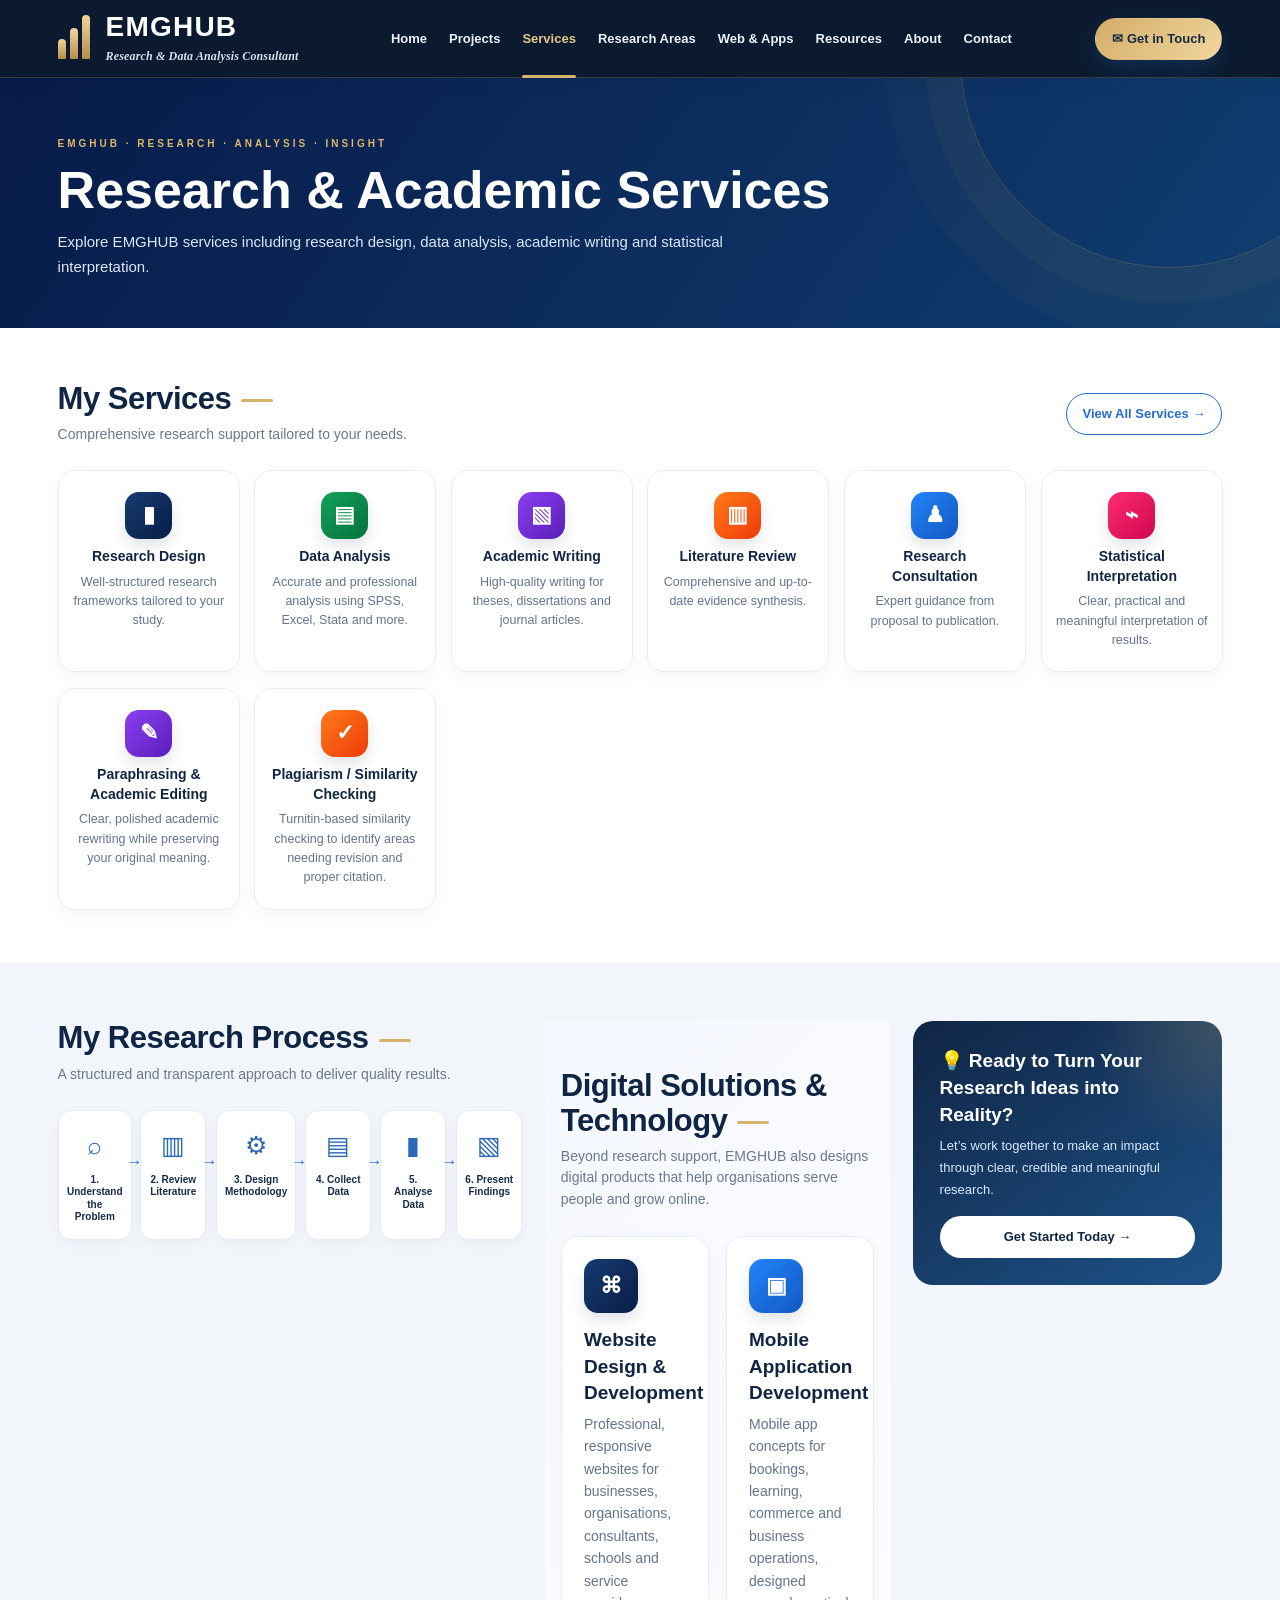
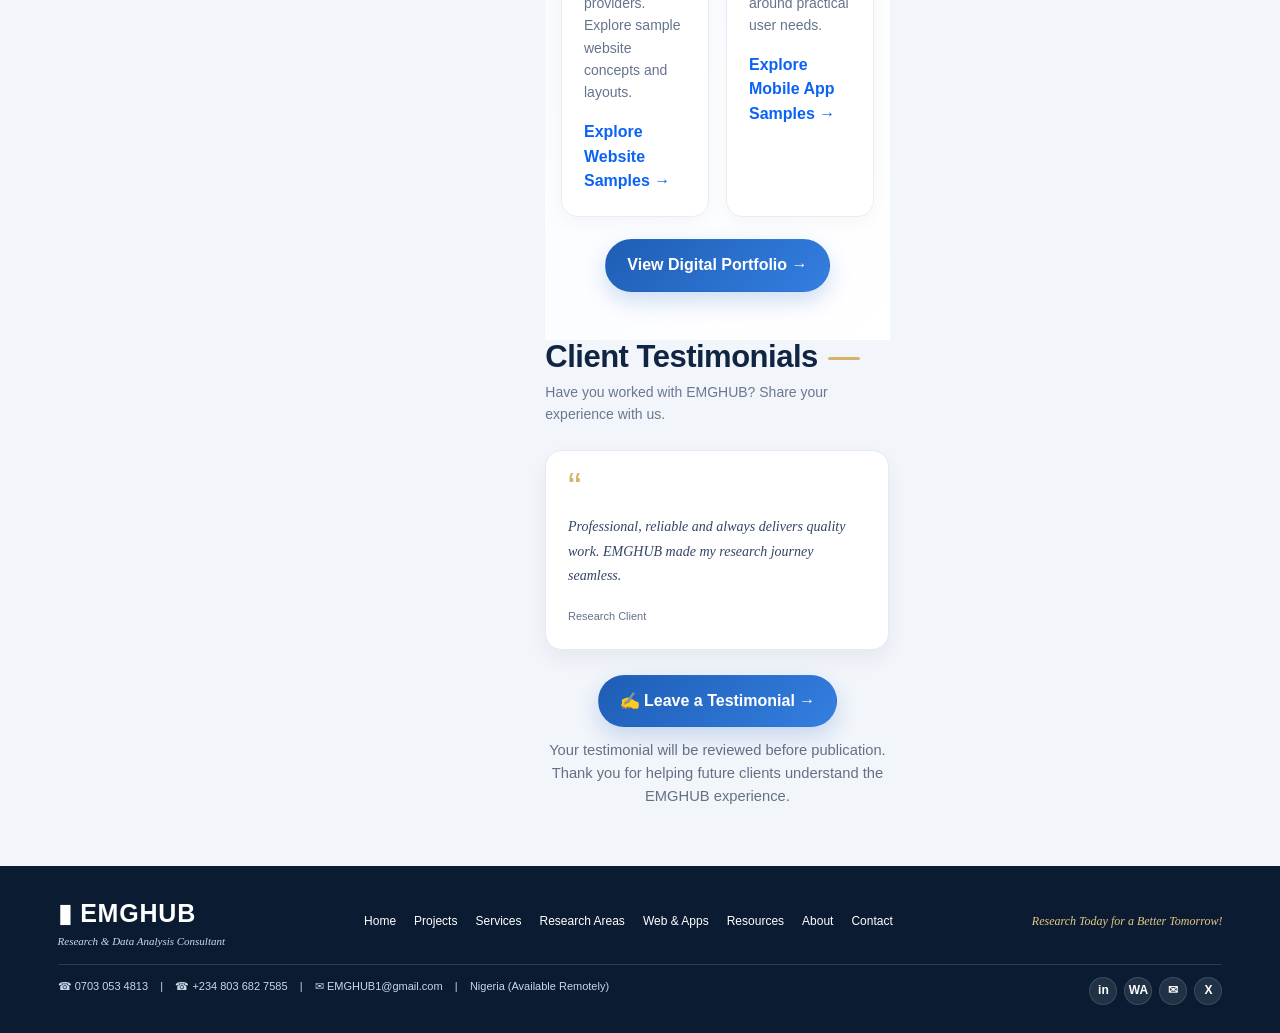
<file: services.html>
<!DOCTYPE html>
<html lang="en"><head>
<meta charset="utf-8"/>
<meta content="width=device-width, initial-scale=1.0" name="viewport"/>
<meta content="Explore EMGHUB services including research design, data analysis, academic writing and statistical interpretation." name="description"/>
<title>Research &amp; Academic Services | EMGHUB</title>
<style>
:root{
  --navy:#071b49; --blue:#0b63f6; --blue2:#1684ff; --ink:#10204a;
  --muted:#53627d; --line:#dce7f7; --soft:#f5f9ff; --white:#fff;
  --gold:#f5b63a; --shadow:0 14px 35px rgba(7,27,73,.10);
  --radius:18px;
}
*{box-sizing:border-box}
html{scroll-behavior:smooth}
body{margin:0;font-family:Inter,ui-sans-serif,system-ui,-apple-system,BlinkMacSystemFont,"Segoe UI",Arial,sans-serif;color:var(--ink);background:#fff}
a{text-decoration:none;color:inherit}
button{font:inherit}
.container{width:min(1240px,92%);margin:auto}
.topbar{height:72px;background:#fff;border-bottom:1px solid #e8eef8;display:flex;align-items:center;position:sticky;top:0;z-index:50}
.nav{display:flex;align-items:center;justify-content:space-between;gap:28px}
.brand{display:flex;align-items:center;gap:12px;min-width:250px}
.brandmark{width:39px;height:45px;display:flex;align-items:flex-end;gap:4px}
.brandmark i{display:block;width:9px;background:var(--blue);border-radius:2px 2px 0 0}
.brandmark i:nth-child(1){height:20px}.brandmark i:nth-child(2){height:31px}.brandmark i:nth-child(3){height:44px}
.brand strong{font-size:27px;letter-spacing:.5px;line-height:1;color:var(--navy)}
.brand small{display:block;font-family:Georgia,serif;font-style:italic;font-weight:600;font-size:12px;color:var(--navy);margin-top:3px}
.navlinks{display:flex;align-items:center;gap:27px;font-size:14px;color:#13234c}
.navlinks a{padding:26px 0;position:relative}
.navlinks a:hover,.navlinks a.active{color:var(--blue)}
.navlinks a.active:after{content:"";position:absolute;left:0;right:0;bottom:0;height:3px;background:var(--blue);border-radius:4px}
.btn{display:inline-flex;align-items:center;justify-content:center;gap:9px;border-radius:10px;padding:13px 20px;font-weight:700;border:1px solid transparent;cursor:pointer;transition:.2s}
.btn.primary{background:linear-gradient(135deg,#0b63f6,#167df7);color:#fff;box-shadow:0 8px 20px rgba(11,99,246,.18)}
.btn.primary:hover{transform:translateY(-2px);box-shadow:0 12px 25px rgba(11,99,246,.25)}
.btn.outline{border-color:#fff;color:#fff;background:transparent}
.btn.white{background:#fff;color:var(--navy)}
.btn.small{padding:10px 15px;font-size:13px}
.hero{min-height:495px;position:relative;overflow:hidden;color:#fff;background:#062c67}
.hero:before{content:"";position:absolute;inset:0;background:linear-gradient(90deg,rgba(2,20,49,.78) 0%,rgba(3,38,87,.83) 31%,rgba(3,46,98,.80) 58%,rgba(2,29,63,.55) 100%);z-index:1}
.hero-bg{position:absolute;inset:0;background:
 radial-gradient(circle at 75% 25%,rgba(19,121,255,.25),transparent 30%),
 linear-gradient(120deg,#082b60,#053f86 50%,#061d44)}
.hero-content{position:relative;z-index:2;min-height:495px;display:grid;grid-template-columns:270px 1fr 285px;align-items:center;gap:28px}
.portrait-wrap{height:495px;align-self:end;position:relative;display:flex;align-items:flex-end;justify-content:center;overflow:hidden}
.portrait{width:330px;height:440px;object-fit:cover;object-position:50% 18%;border-radius:160px 160px 0 0;filter:saturate(.98) contrast(1.02);box-shadow:0 0 0 1px rgba(255,255,255,.06)}
.portrait-tag{position:absolute;left:4px;bottom:0;background:rgba(5,30,67,.88);padding:15px 18px;width:205px;border-left:3px solid var(--blue2);border-radius:12px 12px 0 0}
.portrait-tag .script{font-family:"Brush Script MT","Segoe Script",cursive;font-size:27px}
.portrait-tag span{display:block;font-size:14px;margin-top:3px;font-weight:700}
.hero-copy{text-align:left;padding:22px 0}
.kicker{font-size:11px;letter-spacing:7px;font-weight:700;opacity:.9;margin-bottom:12px}
.hero h1{font-size:68px;letter-spacing:1px;margin:0 0 8px;font-weight:900;line-height:.95;text-shadow:0 5px 22px rgba(0,0,0,.22)}
.hero h2{font-family:Georgia,serif;font-style:italic;font-weight:500;font-size:27px;margin:0 0 14px}
.hero p{font-size:15px;line-height:1.55;max-width:570px;margin:0 0 18px;color:#e7f0ff}
.hero-actions{display:flex;gap:12px;flex-wrap:wrap}
.hero-trust{display:flex;gap:25px;margin-top:30px;flex-wrap:wrap}
.trust{display:flex;align-items:center;gap:9px;font-size:13px}
.icon-circle{width:44px;height:44px;border:2px solid #1881ff;border-radius:50%;display:grid;place-items:center;background:rgba(7,70,150,.48);font-size:20px}
.hero-side{height:100%;display:flex;align-items:center;justify-content:flex-end}
.quote-card{max-width:280px}
.quote{font-family:Georgia,serif;font-style:italic;font-size:18px;line-height:1.35;margin-bottom:15px}
.quote-line{width:35px;height:3px;background:#fff;margin-bottom:22px}
.book-stack{display:flex;flex-direction:column;gap:4px;transform:perspective(500px) rotateY(-5deg)}
.book{height:43px;border-radius:5px 10px 10px 5px;background:linear-gradient(90deg,#082750,#0b3e79);border-left:5px solid #126cf2;box-shadow:0 5px 10px rgba(0,0,0,.25);display:flex;align-items:center;padding:0 14px;color:#ffc44d;font-weight:800;font-size:12px;letter-spacing:.4px}
section{padding:22px 0}
.section-head{display:flex;justify-content:space-between;align-items:flex-end;gap:20px;margin-bottom:13px}
.section-head h2{margin:0;font-size:24px;line-height:1.1;color:var(--navy)}
.section-head h2:after{content:"";display:inline-block;width:40px;height:3px;background:var(--blue);margin-left:10px;vertical-align:middle;border-radius:5px}
.section-head p{margin:3px 0 0;color:var(--muted);font-size:13px}
.services{background:#fff}
.grid6{display:grid;grid-template-columns:repeat(6,1fr);gap:9px}
.service{min-height:138px;border:1px solid #edf1f7;background:#fff;border-radius:12px;padding:14px 10px;text-align:center;box-shadow:0 5px 16px rgba(7,27,73,.045);transition:.2s}
.service:hover{transform:translateY(-4px);box-shadow:var(--shadow)}
.tile-icon{width:47px;height:47px;margin:0 auto 8px;border-radius:10px;display:grid;place-items:center;color:#fff;font-size:22px;font-weight:800}
.service h3{font-size:14px;margin:0 0 6px;color:var(--navy)}
.service p{font-size:12px;line-height:1.35;color:var(--muted);margin:0}
.c1{background:linear-gradient(135deg,#173b71,#071d46)}.c2{background:linear-gradient(135deg,#13a05a,#06723d)}
.c3{background:linear-gradient(135deg,#8b3ff1,#5b1db8)}.c4{background:linear-gradient(135deg,#ff7a18,#ef3b0b)}
.c5{background:linear-gradient(135deg,#2184f7,#1457c5)}.c6{background:linear-gradient(135deg,#ff2b71,#cf0750)}
.areas{background:linear-gradient(110deg,#073d78,#062b5b);color:#fff}
.areas .section-head h2,.areas .section-head p{color:#fff}
.area-grid{display:grid;grid-template-columns:repeat(7,1fr);gap:7px}
.area{background:#fff;color:var(--navy);border-radius:9px;padding:9px 6px 10px;text-align:center;min-height:117px;display:flex;flex-direction:column;align-items:center;justify-content:space-between;box-shadow:0 5px 14px rgba(0,0,0,.08)}
.area .tile-icon{width:39px;height:39px;margin:0 auto 4px;font-size:17px}
.area h3{font-size:12px;line-height:1.05;margin:0 0 2px}
.area span{font-size:10px;color:#66728a}
.area a{font-size:11px;color:var(--blue);font-weight:700;margin-top:6px}
.courses{background:#fff}
.course-grid{display:grid;grid-template-columns:repeat(7,1fr);gap:8px}
.course{padding:12px 6px 9px;text-align:center;border:1px solid #edf1f7;border-radius:11px;min-height:113px}
.course .tile-icon{width:42px;height:42px;font-size:18px;margin-bottom:7px}
.course h3{font-size:11.5px;line-height:1.1;margin:0;color:var(--navy)}
.course a{display:inline-block;margin-top:9px;font-size:10.5px;color:var(--blue);font-weight:700}
.about{background:linear-gradient(180deg,#f8fbff,#fff)}
.about-grid{display:grid;grid-template-columns:1.15fr 1fr 1.15fr;gap:22px;align-items:stretch}
.about h2{margin:0 0 12px;color:var(--navy);font-size:24px}
.about p{font-size:13px;line-height:1.6;color:#4f5f79}
.stats{display:grid;grid-template-columns:1fr 1fr;border:1px solid #e6edf7;border-radius:14px;background:#f8fbff;overflow:hidden}
.stat{padding:18px;text-align:center;border-right:1px solid #e5ecf7;border-bottom:1px solid #e5ecf7}
.stat:nth-child(2n){border-right:0}.stat:nth-last-child(-n+2){border-bottom:0}
.stat b{display:block;font-size:23px;color:var(--navy);margin:3px 0}
.stat span{font-size:11px;color:#61708b}
.contact-box{padding-left:4px}
.contact-box h2{margin-bottom:8px}
.contact-box .btn{margin:4px 3px 0 0}
.contact-row{display:flex;gap:8px;flex-wrap:wrap;margin-top:8px}
.process-testimonial{background:#f5f9ff}
.pt-grid{display:grid;grid-template-columns:1.4fr 1fr 1fr;gap:16px}
.process{display:grid;grid-template-columns:repeat(6,1fr);gap:7px}
.step{background:#fff;border:1px solid #e3ebf7;border-radius:10px;padding:12px 6px;text-align:center;min-height:110px;position:relative}
.step:not(:last-child):after{content:"→";position:absolute;right:-12px;top:39px;color:var(--blue);font-weight:900;z-index:2}
.step-icon{font-size:25px;color:var(--blue);margin-bottom:9px}
.step b{display:block;font-size:10px;line-height:1.25}
.testimonial{background:#fff;border:1px solid #e2eaf6;border-radius:13px;padding:18px;box-shadow:0 5px 16px rgba(7,27,73,.04)}
.testimonial .mark{font-size:34px;color:var(--blue);line-height:.7}
.testimonial p{font-family:Georgia,serif;font-style:italic;font-size:13px;line-height:1.5;color:#344465}
.testimonial small{color:#63728b;font-size:10px}
.cta{background:linear-gradient(145deg,#06316d,#0758b4);color:#fff;border-radius:15px;padding:22px;min-height:175px;display:flex;flex-direction:column;justify-content:center}
.cta h3{margin:0 0 7px;font-size:16px}.cta p{font-size:11px;color:#d9e9ff;line-height:1.5;margin:0 0 14px}
.footer{background:#062652;color:#fff;padding:18px 0}
.footer-top{display:flex;align-items:center;justify-content:space-between;gap:20px}
.footer-brand strong{font-size:22px}.footer-brand small{display:block;font-family:Georgia,serif;font-style:italic;font-size:10px}
.footer-links{display:flex;gap:18px;font-size:11px}
.footer-note{font-family:Georgia,serif;font-style:italic;font-size:12px}
.footer-bottom{display:flex;justify-content:space-between;gap:15px;border-top:1px solid rgba(255,255,255,.14);margin-top:14px;padding-top:12px;font-size:11px;color:#dbe8fb}
.socials{display:flex;gap:7px}.social{width:28px;height:28px;border-radius:5px;background:#fff;color:var(--navy);display:grid;place-items:center;font-weight:800;font-size:12px}
@media(max-width:1050px){
 .navlinks{gap:13px}.brand{min-width:auto}.nav .btn{display:none}
 .hero-content{grid-template-columns:220px 1fr}.hero-side{display:none}
 .grid6{grid-template-columns:repeat(3,1fr)}.area-grid{grid-template-columns:repeat(4,1fr)}.course-grid{grid-template-columns:repeat(4,1fr)}
 .about-grid{grid-template-columns:1fr 1fr}.contact-box{grid-column:1/-1}.pt-grid{grid-template-columns:1fr 1fr}.process{grid-template-columns:repeat(3,1fr)}
 .step:not(:last-child):after{display:none}
}
@media(max-width:760px){
 .topbar{height:auto;min-height:66px}.nav{padding:9px 0;flex-wrap:wrap}.navlinks{order:3;width:100%;overflow:auto;justify-content:flex-start;gap:22px}.navlinks a{padding:7px 0;font-size:12px;white-space:nowrap}.navlinks a.active:after{bottom:-1px}
 .brand strong{font-size:22px}.brand small{font-size:9px}
 .hero-content{grid-template-columns:1fr;min-height:auto;padding-top:25px}.hero{min-height:auto}.portrait-wrap{height:300px;order:2}.portrait{width:245px;height:300px}.hero-copy{order:1;text-align:center}.hero h1{font-size:51px}.hero h2{font-size:21px}.hero p{font-size:13px;margin-left:auto;margin-right:auto}.hero-actions,.hero-trust{justify-content:center}.hero-trust{margin-top:18px}.portrait-tag{left:50%;transform:translateX(-50%);bottom:0}
 .grid6{grid-template-columns:repeat(2,1fr)}.area-grid{grid-template-columns:repeat(2,1fr)}.course-grid{grid-template-columns:repeat(2,1fr)}
 .section-head{align-items:flex-start}.section-head .btn{display:none}
 .about-grid,.pt-grid{grid-template-columns:1fr}.process{grid-template-columns:repeat(2,1fr)}
 .footer-top,.footer-bottom{flex-direction:column;align-items:flex-start}.footer-links{flex-wrap:wrap}
}

.projects-section{background:#fff}
.project-grid{display:grid;grid-template-columns:repeat(3,minmax(0,1fr));gap:18px}
.project-card{border:1px solid #e1e9f5;border-radius:16px;overflow:hidden;background:#fff;box-shadow:0 8px 24px rgba(7,27,73,.07);transition:.2s}
.project-card:hover{transform:translateY(-4px);box-shadow:0 15px 32px rgba(7,27,73,.12)}
.project-visual{height:170px;background:linear-gradient(135deg,#062d66,#0b63f6);position:relative;display:grid;place-items:center;overflow:hidden}
.project-image{position:absolute;inset:0;width:100%;height:100%;object-fit:cover;display:block;transition:transform .45s ease}.project-card:hover .project-image{transform:scale(1.045)}.project-visual:after{content:"";position:absolute;inset:45% 0 0;background:linear-gradient(transparent,rgba(4,18,43,.28));pointer-events:none}.project-status{box-shadow:0 3px 12px rgba(0,0,0,.12)}
.project-visual:before{content:"";position:absolute;width:220px;height:220px;border-radius:50%;background:rgba(255,255,255,.08);right:-80px;top:-110px}
.folder-icon{font-size:55px;filter:drop-shadow(0 8px 10px rgba(0,0,0,.18));z-index:1}
.project-status{position:absolute;left:12px;top:12px;background:#fff;color:#0759c9;padding:7px 10px;border-radius:20px;font-size:10px;font-weight:800;z-index:2}
.project-body{padding:17px}
.project-type{font-size:9px;letter-spacing:1.7px;color:var(--blue);font-weight:800}
.project-body h3{font-size:21px;line-height:1.2;color:var(--navy);margin:8px 0}
.project-body p{font-size:12px;line-height:1.5;color:var(--muted);min-height:38px;margin:0 0 14px}
@media(max-width:1050px){.project-grid{grid-template-columns:repeat(2,minmax(0,1fr))}}\n@media(max-width:760px){.project-grid{grid-template-columns:1fr}}

<style>.quality-section{background:#f5f9ff;padding:10px 0}.quality-box{background:linear-gradient(135deg,#062b5d,#0b63c7);border-radius:16px;padding:24px 28px;color:#fff;display:flex;align-items:center;justify-content:space-between;gap:24px;box-shadow:0 12px 30px rgba(7,27,73,.12)}.quality-box h2{font-size:23px;margin:7px 0}.quality-box p{font-size:12px;line-height:1.55;color:#e3efff;margin:0;max-width:760px}.quality-actions{display:flex;gap:9px;flex-wrap:wrap}.project-grid{grid-template-columns:repeat(2,minmax(0,1fr))}@media(max-width:760px){.quality-box{flex-direction:column;align-items:flex-start}.project-grid{grid-template-columns:1fr}}
.chapters-section{background:linear-gradient(180deg,#f7faff 0%,#ffffff 100%);padding:34px 0}
.chapters-card{display:grid;grid-template-columns:minmax(300px,1fr) minmax(280px,1fr);gap:28px;align-items:center;background:#fff;border:1px solid #dfe8f5;border-radius:22px;padding:22px;box-shadow:0 14px 36px rgba(7,27,73,.10)}
.chapters-image{width:100%;display:block;border-radius:16px;box-shadow:0 10px 28px rgba(7,27,73,.14);cursor:pointer;transition:.2s}
.chapters-image:hover{transform:translateY(-3px);box-shadow:0 16px 34px rgba(7,27,73,.18)}
.chapters-copy .project-type{display:inline-block;margin-bottom:5px}
.chapters-copy h2{font-size:30px;line-height:1.12;color:var(--navy);margin:5px 0 12px}
.chapters-copy p{font-size:13px;line-height:1.65;color:var(--muted);margin:0 0 16px}
.chapters-list{display:grid;grid-template-columns:1fr 1fr;gap:9px;margin:0 0 20px;padding:0;list-style:none}
.chapters-list li{font-size:11px;font-weight:700;color:#314563;background:#f4f8fd;border-radius:9px;padding:9px 10px}
.chapters-actions{display:flex;gap:10px;flex-wrap:wrap}
@media(max-width:760px){.chapters-card{grid-template-columns:1fr;padding:14px}.chapters-copy h2{font-size:25px}.chapters-list{grid-template-columns:1fr}.chapters-section{padding:25px 0}}
.turnitin-submit{background:#eef5ff;padding:22px 0}.turnitin-box{background:#fff;border:1px solid #dce9f8;border-radius:18px;padding:26px;display:flex;align-items:center;justify-content:space-between;gap:28px;box-shadow:0 12px 30px rgba(7,27,73,.08)}.turnitin-copy{max-width:760px}.turnitin-copy h2{margin:7px 0 8px;font-size:25px;color:#062b5d}.turnitin-copy p{margin:0;color:#52657d;line-height:1.6;font-size:13px}.turnitin-actions{display:flex;gap:10px;flex-wrap:wrap;min-width:max-content}.btn.whatsapp{background:#1fa855;color:#fff;border-color:#1fa855}.btn.whatsapp:hover{filter:brightness(.95)}@media(max-width:760px){.turnitin-box{flex-direction:column;align-items:flex-start}.turnitin-actions{min-width:0}}

/* Research-led hero redesign */
.hero-research{position:relative;isolation:isolate;min-height:650px;overflow:hidden;border-radius:0 0 34px 34px;background:#0b1d35}
.hero-research:before{background:linear-gradient(100deg,rgba(7,20,39,.98) 0%,rgba(11,31,56,.94) 48%,rgba(15,48,78,.76) 100%);z-index:-1}
.hero-research .hero-bg{background:radial-gradient(ellipse at 78% 42%,rgba(48,111,165,.35),transparent 34%),radial-gradient(circle at 12% 90%,rgba(214,179,106,.12),transparent 27%),linear-gradient(125deg,#09182d,#102d4b 58%,#173d5b)}
.hero-research-content{min-height:650px;display:grid;grid-template-columns:minmax(0,1.02fr) minmax(440px,.98fr);gap:54px;align-items:center;padding-top:30px;padding-bottom:45px}
.hero-research .hero-copy{padding:25px 0;max-width:650px}
.hero-research .kicker{display:flex;align-items:center;gap:12px;letter-spacing:3px;font-size:10px;color:#e7c98e;margin-bottom:23px}
.kicker-line{width:34px;height:2px;background:var(--gold);display:inline-block}
.hero-research h1{font-size:clamp(48px,5.5vw,75px);line-height:1.02;letter-spacing:-2.8px;font-weight:800;max-width:680px;margin:0 0 20px;color:#fff}
.hero-research h1 em{font-family:Georgia,serif;font-weight:500;color:#e3c487;letter-spacing:-2px}
.hero-research h2{font-family:Inter,Arial,sans-serif;font-style:normal;font-weight:650;font-size:clamp(17px,1.6vw,21px);color:#f4f7fb;margin:0 0 15px;line-height:1.5}
.hero-research p{font-size:15px;line-height:1.9;color:#cbd8e7;max-width:590px;margin:0 0 27px}
.hero-research .hero-actions{gap:13px}.hero-research .btn.primary{background:linear-gradient(135deg,#d4ad67,#f0d69f);color:#172a42;box-shadow:0 12px 28px rgba(0,0,0,.18)}.hero-research .btn.outline{border-color:rgba(255,255,255,.38);color:#fff;background:rgba(255,255,255,.035)}
.hero-proof{display:flex;align-items:center;gap:17px;flex-wrap:wrap;margin-top:36px;color:#d4deea;font-size:11px;letter-spacing:.2px}.hero-proof b{color:#e4c88f;margin-right:5px}.hero-proof>i{height:17px;width:1px;background:rgba(255,255,255,.22)}
.analysis-visual{position:relative;min-height:475px;display:flex;align-items:center;justify-content:center;padding:25px 5px}
.visual-glow{position:absolute;width:410px;height:410px;border-radius:50%;background:rgba(56,128,179,.17);filter:blur(45px)}
.visual-label{position:absolute;top:0;right:8%;font-size:9px;letter-spacing:2px;color:#c9d7e6;display:flex;align-items:center;gap:9px}.live-dot{width:7px;height:7px;background:#d9bb7d;border-radius:50%;box-shadow:0 0 0 5px rgba(217,187,125,.12)}
.analysis-window{position:relative;width:min(100%,495px);background:rgba(255,255,255,.97);border:1px solid rgba(255,255,255,.6);border-radius:19px;box-shadow:0 35px 90px rgba(0,0,0,.32);overflow:hidden;transform:perspective(1200px) rotateY(-5deg) rotateX(2deg)}
.window-top{height:45px;background:#f2f5f8;border-bottom:1px solid #e3e9ef;display:flex;align-items:center;padding:0 16px;gap:12px;color:#728096;font-size:8px;letter-spacing:1.5px;font-weight:800}.window-dots{display:flex;gap:5px}.window-dots i{width:6px;height:6px;border-radius:50%;background:#d4ad67}.window-dots i:nth-child(2){background:#9eb4c9}.window-dots i:nth-child(3){background:#6c8aa8}.window-top b{margin-left:auto;color:#193957;font-size:12px;letter-spacing:1px}
.window-body{padding:22px 23px 20px}.window-heading{display:flex;align-items:center;justify-content:space-between;margin-bottom:17px}.window-heading small,.metric-card small,.insight-strip small{display:block;color:#8a97a8;font-size:8px;letter-spacing:1.4px;font-weight:800}.window-heading strong{display:block;color:#172f4a;font-size:19px;margin-top:3px}.window-chip{font-size:8px;letter-spacing:1px;color:#527b70;background:#e9f3ee;padding:7px 9px;border-radius:20px;font-weight:800}
.metric-row{display:grid;grid-template-columns:repeat(3,1fr);gap:9px;margin-bottom:12px}.metric-card{background:#f5f7f9;border:1px solid #e9edf1;border-radius:10px;padding:10px 12px}.metric-card b{display:block;font-size:22px;color:#173958;line-height:1.2;margin:4px 0 1px}.metric-card span{font-size:9px;color:#718095}
.chart-card{border:1px solid #e9edf1;border-radius:11px;padding:12px 13px 10px}.chart-title{display:flex;justify-content:space-between;align-items:center;color:#30465e;font-size:10px;font-weight:750}.chart-title small{font-size:7px;letter-spacing:1px;color:#9aa6b5}.chart-area{height:125px;display:flex;gap:10px;padding:13px 5px 0}.chart-y{display:flex;flex-direction:column;justify-content:space-between;padding:0 0 4px}.chart-y i{width:14px;height:1px;background:#dce4eb}.chart-bars{flex:1;display:flex;align-items:flex-end;justify-content:space-around;gap:10px;border-bottom:1px solid #dce4eb;background:repeating-linear-gradient(to bottom,transparent 0,transparent 29px,#edf1f4 30px)}.chart-bars span{width:7%;border-radius:5px 5px 0 0;background:linear-gradient(180deg,#d9bb7d,#b88c4e);box-shadow:0 3px 8px rgba(184,140,78,.12)}.chart-bars span:nth-child(2n){background:linear-gradient(180deg,#83a9c8,#416f98)}.chart-legend{display:flex;gap:17px;margin-top:9px;color:#7d8998;font-size:8px}.chart-legend i{display:inline-block;width:6px;height:6px;border-radius:2px;background:#c49b60;margin-right:4px}.chart-legend span:nth-child(2) i{background:#6689a8}
.insight-strip{display:flex;align-items:center;gap:10px;background:#f4f7f9;border-radius:10px;padding:11px 13px;margin-top:12px}.insight-icon{width:28px;height:28px;border-radius:8px;background:#173958;color:#e5c78c;display:grid;place-items:center}.insight-strip b{display:block;font-size:10px;color:#203b55;margin-top:2px}.insight-arrow{margin-left:auto;color:#9b7944;font-size:18px}
.floating-note{position:absolute;z-index:2;display:flex;align-items:center;gap:10px;background:rgba(255,255,255,.96);padding:11px 14px;border-radius:12px;box-shadow:0 12px 30px rgba(0,0,0,.18);color:#183550}.floating-note>span{width:31px;height:31px;border-radius:9px;background:#f2eadb;color:#9c7743;display:grid;place-items:center;font-size:18px}.floating-note b{display:block;font-size:10px}.floating-note small{display:block;color:#8290a0;font-size:8px;margin-top:2px}.note-top{top:83px;left:-14px}.note-bottom{bottom:54px;right:-5px}.hero-orbit{position:absolute;border:1px solid rgba(214,179,106,.14);border-radius:50%;pointer-events:none}.orbit-one{width:570px;height:570px;right:-170px;top:35px}.orbit-two{width:720px;height:720px;right:-245px;top:-35px;border-color:rgba(255,255,255,.07)}
.hero-bottom-line{position:absolute;bottom:0;left:0;right:0;height:37px;border-top:1px solid rgba(255,255,255,.12);display:flex;align-items:center;justify-content:space-between;padding:0 4.5%;font-size:8px;letter-spacing:2px;color:#a9b8c9}.hero-bottom-line span:first-child{color:#e2c58b;font-weight:800}
@media(max-width:1050px){.hero-research-content{grid-template-columns:1fr  .9fr;gap:25px}.hero-research h1{font-size:clamp(44px,5vw,62px)}.analysis-window{transform:none}.note-top{left:0}.note-bottom{right:0}}
@media(max-width:760px){.hero-research{min-height:auto;border-radius:0 0 23px 23px}.hero-research-content{grid-template-columns:1fr;min-height:auto;padding-top:55px;padding-bottom:65px;gap:8px}.hero-research .hero-copy{padding:5px 0 12px}.hero-research h1{font-size:clamp(43px,11vw,60px);letter-spacing:-1.8px}.hero-research h2{font-size:17px}.hero-research p{font-size:13px;line-height:1.8}.hero-proof{gap:10px;margin-top:23px;font-size:9px}.analysis-visual{min-height:365px;padding:25px 3px 20px}.analysis-window{width:100%;border-radius:14px}.window-body{padding:16px}.window-heading strong{font-size:16px}.chart-area{height:95px}.note-top{top:5px;left:0}.note-bottom{bottom:2px;right:0}.floating-note{padding:8px 10px}.hero-bottom-line{height:31px;font-size:7px;letter-spacing:1px}.orbit-one,.orbit-two{right:-300px}}


/* EMGHUB hero revision: research workspace graphic, no portrait in hero */
.hero-consultant{min-height:690px;background:#07182d!important;border-radius:0 0 30px 30px;}
.hero-consultant:before{background:linear-gradient(100deg,rgba(5,17,33,.96) 0%,rgba(8,27,49,.88) 48%,rgba(8,27,49,.42) 100%)!important;}
.hero-consultant .hero-bg{background:radial-gradient(ellipse at 78% 42%,rgba(55,112,160,.28),transparent 34%),radial-gradient(circle at 12% 88%,rgba(214,179,106,.13),transparent 27%),linear-gradient(125deg,#071629,#0b2543 58%,#102e4b)!important;}
.hero-consultant .hero-research-content,.hero-consultant .hero-content{min-height:690px;grid-template-columns:minmax(0,.92fr) minmax(0,1.08fr);gap:48px;padding-top:35px;padding-bottom:58px;align-items:center;}
.hero-consultant .hero-copy{max-width:640px;padding:22px 0;}
.hero-consultant .kicker{font-size:10px;letter-spacing:2.6px;margin-bottom:23px;color:#e6c987;}
.hero-consultant h1{font-size:clamp(48px,5.1vw,76px);line-height:1.02;letter-spacing:-2.8px;margin-bottom:18px;}
.hero-consultant h1 em{display:block;font-family:Georgia,serif;color:#e6c987;font-weight:500;}
.hero-consultant h2{font-size:clamp(16px,1.5vw,20px);margin-bottom:13px;color:#f4f7fb;}
.hero-consultant p{font-size:15px;line-height:1.8;margin-bottom:25px;max-width:610px;color:#d4deea;}
.hero-consultant .hero-actions{gap:13px;}
.hero-consultant .hero-actions .btn{font-size:12px;padding:14px 18px;}
.hero-consultant .hero-actions .btn.primary{background:linear-gradient(135deg,#d4ad67,#f0d69f)!important;color:#172a42!important;box-shadow:0 12px 28px rgba(0,0,0,.2);}
.hero-consultant .hero-actions .btn.outline{border-color:rgba(255,255,255,.48);color:#fff;}
.hero-consultant .hero-proof{gap:14px;margin-top:32px;font-size:10px;color:#dbe4ef;}
.hero-consultant .hero-proof b{color:#e6c987;}
.hero-workspace-visual{position:relative;min-width:0;align-self:center;border:1px solid rgba(224,194,132,.34);border-radius:22px;overflow:hidden;box-shadow:0 28px 70px rgba(0,0,0,.42),0 0 50px rgba(63,129,180,.12);background:#0a1d34;}
.hero-workspace-visual:after{content:"";position:absolute;inset:0;background:linear-gradient(90deg,rgba(7,22,41,.08),transparent 40%,rgba(7,22,41,.05)),linear-gradient(0deg,rgba(7,22,41,.24),transparent 28%);pointer-events:none;}
.hero-workspace-visual img{display:block;width:100%;height:450px;object-fit:cover;object-position:center;}
.workspace-caption{position:absolute;z-index:2;left:17px;bottom:15px;padding:10px 13px;border:1px solid rgba(255,255,255,.18);border-radius:9px;background:rgba(5,20,37,.82);backdrop-filter:blur(10px);color:#f0d69f;font-size:9px;letter-spacing:1.5px;}
.workspace-pulse{display:inline-block;width:7px;height:7px;border-radius:50%;background:#d6b36a;box-shadow:0 0 10px #d6b36a;margin-right:8px;}
.hero-consultant .hero-bottom-line{height:35px;}
@media(max-width:1050px){.hero-consultant .hero-research-content,.hero-consultant .hero-content{grid-template-columns:minmax(0,.95fr) minmax(0,1.05fr);gap:25px}.hero-workspace-visual img{height:390px}.hero-consultant h1{font-size:clamp(43px,5vw,62px)}}
@media(max-width:760px){.hero-consultant{min-height:auto;border-radius:0 0 23px 23px}.hero-consultant .hero-research-content,.hero-consultant .hero-content{grid-template-columns:1fr;min-height:auto;padding-top:48px;padding-bottom:62px;gap:28px}.hero-consultant .hero-copy{order:1;padding:0;text-align:left}.hero-consultant h1{font-size:clamp(43px,11vw,62px)}.hero-consultant p{font-size:14px}.hero-workspace-visual{order:2;width:100%;}.hero-workspace-visual img{height:auto;aspect-ratio:4/3;object-fit:cover}.hero-consultant .hero-proof{gap:9px;margin-top:24px;font-size:9px}.hero-consultant .hero-proof>i{display:none}.hero-consultant .hero-actions{display:flex}.hero-consultant .hero-actions .btn{font-size:11px;padding:12px 14px}}
@media(max-width:480px){.hero-consultant .hero-actions{display:grid;grid-template-columns:1fr}.hero-consultant .hero-actions .btn{width:100%}.hero-workspace-visual img{aspect-ratio:1/1.02}.workspace-caption{left:10px;bottom:10px;font-size:7px;letter-spacing:1px;padding:8px 10px}}

</style>
<style>
/* EMGHUB premium navy visual refresh */
:root{--navy:#102544;--blue:#246BCE;--blue2:#4D91F2;--ink:#172B49;--muted:#64748b;--line:#e2eaf4;--soft:#f5f7fb;--gold:#D6B36A;--shadow:0 18px 44px rgba(16,37,68,.10);--radius:20px}
html{scroll-behavior:smooth;scroll-padding-top:92px}
body{font-family:Inter,"Segoe UI",Arial,sans-serif;line-height:1.55;color:var(--ink);background:#f7f9fc}
.container{width:min(1240px,91%)}
.topbar{height:78px;background:rgba(255,255,255,.96);backdrop-filter:blur(14px);border-bottom:1px solid rgba(16,37,68,.08);box-shadow:0 5px 22px rgba(16,37,68,.035)}
.brand{gap:13px}.brandmark{width:35px;height:40px;gap:4px}.brandmark i{width:8px;background:linear-gradient(180deg,var(--blue2),var(--navy));border-radius:4px 4px 1px 1px}.brand strong{font-size:28px;letter-spacing:1.2px;color:var(--navy)}.brand small{font-size:12px;color:#64748b;letter-spacing:.15px}
.navlinks{gap:22px;font-size:13px;font-weight:650;color:#31435e}.navlinks a{padding:29px 0;transition:color .2s}.navlinks a.active:after{height:3px;background:var(--gold)}
.btn{border-radius:999px;padding:13px 21px;transition:transform .25s ease,box-shadow .25s ease,background .25s ease}.btn.primary{background:linear-gradient(135deg,#1e5db5,#347fe0);box-shadow:0 9px 22px rgba(36,107,206,.22)}.btn.primary:hover{transform:translateY(-2px);box-shadow:0 14px 28px rgba(36,107,206,.3)}.btn.outline{border-color:rgba(255,255,255,.6)}.btn.small{padding:10px 16px}
.hero{min-height:560px;background:#102544;border-radius:0 0 30px 30px}.hero:before{background:linear-gradient(90deg,rgba(8,24,47,.72),rgba(16,37,68,.70) 45%,rgba(16,37,68,.52))}.hero-bg{background:radial-gradient(circle at 72% 18%,rgba(214,179,106,.16),transparent 24%),radial-gradient(circle at 82% 70%,rgba(77,145,242,.28),transparent 30%),linear-gradient(125deg,#0b1c35,#153c69 58%,#102544)}.hero-content{min-height:560px;grid-template-columns:285px minmax(0,1fr) 245px;gap:34px}.portrait-wrap{height:560px}.portrait{height:475px;width:330px;border-radius:170px 170px 0 0;box-shadow:0 0 0 7px rgba(255,255,255,.06),0 20px 45px rgba(0,0,0,.22)}.portrait-tag{background:rgba(8,24,47,.9);border-left-color:var(--gold);border-radius:14px 14px 0 0}.kicker{letter-spacing:4.5px;color:#e9d3a2}.hero h1{font-size:clamp(56px,6vw,78px);letter-spacing:1.5px}.hero h2{font-size:clamp(22px,2.2vw,29px);color:#f0d8a5;line-height:1.25}.hero p{font-size:15px;line-height:1.8;color:#e1e9f4}.hero-trust{gap:18px}.icon-circle{border-color:rgba(214,179,106,.75);background:rgba(255,255,255,.07);color:#f0d8a5}.quote{font-size:19px;line-height:1.55}.quote-line{background:var(--gold)}.book{background:linear-gradient(90deg,#102544,#1c4775);border-left-color:var(--gold);color:#f0d8a5}
section{padding:54px 0}.section-head{margin-bottom:25px;align-items:center}.section-head h2{font-size:clamp(24px,2.5vw,31px);letter-spacing:-.5px}.section-head h2:after{width:32px;background:var(--gold);height:3px}.section-head p{font-size:14px;color:#6a7890;margin-top:8px}
.projects-section{background:#f7f9fc}.project-grid{grid-template-columns:repeat(3,minmax(0,1fr));gap:22px}.project-card{border:1px solid #e4eaf2;border-radius:20px;box-shadow:0 8px 26px rgba(16,37,68,.055);display:flex;flex-direction:column;animation:softRise .65s both}.project-card:hover{transform:translateY(-5px);box-shadow:0 20px 38px rgba(16,37,68,.12);border-color:#c9d9ee}.project-visual{height:135px;background:radial-gradient(circle at 85% 5%,rgba(214,179,106,.28),transparent 30%),linear-gradient(135deg,#102544,#24558b)}.project-visual:before{width:260px;height:260px;background:rgba(255,255,255,.055)}.folder-icon{font-size:47px;filter:drop-shadow(0 5px 10px rgba(0,0,0,.15))}.project-status{left:14px;top:14px;padding:7px 11px;font-size:10px;box-shadow:0 4px 12px rgba(0,0,0,.08)}.project-body{padding:21px;display:flex;flex-direction:column;flex:1}.project-type{font-size:10px;letter-spacing:1.6px;color:#356fbd}.project-body h3{font-size:18px;line-height:1.35;letter-spacing:-.25px;margin:9px 0;color:#102544}.project-body p{font-size:13px;line-height:1.65;min-height:42px}.project-body .btn{align-self:flex-start;margin-top:auto}.project-body>div[style*="margin:10px"]{margin-top:14px!important}
.services{background:#fff}.grid6{gap:15px}.service{min-height:160px;border:1px solid #e8edf4;border-radius:17px;padding:21px 14px;box-shadow:0 6px 18px rgba(16,37,68,.035)}.service:hover{border-color:#cbdcf1;transform:translateY(-5px)}.tile-icon{border-radius:14px;box-shadow:0 7px 14px rgba(16,37,68,.12)}.service h3{font-size:14px;line-height:1.4}.service p{font-size:12.5px;line-height:1.55}
.areas{background:linear-gradient(130deg,#102544,#163f6c);padding:56px 0}.areas .section-head h2:after{background:var(--gold)}.area-grid{gap:12px}.area{border-radius:15px;min-height:135px;padding:15px 9px 13px;box-shadow:0 8px 20px rgba(0,0,0,.12);transition:transform .22s,box-shadow .22s}.area:hover{transform:translateY(-4px);box-shadow:0 14px 24px rgba(0,0,0,.18)}.area h3{font-size:12.5px;line-height:1.25}.area span{font-size:10.5px}.area a{font-size:11px}
.chapters-section{padding:55px 0;background:linear-gradient(180deg,#f5f7fb,#fff)}.chapters-card{gap:34px;padding:28px;border-radius:24px;border-color:#e3eaf3;box-shadow:var(--shadow)}.chapters-image{border-radius:18px}.chapters-copy h2{font-size:clamp(27px,3vw,36px);letter-spacing:-.7px}.chapters-copy p{font-size:14px;line-height:1.8}.chapters-list li{background:#f3f6fa;border:1px solid #e9eef5;border-radius:11px;padding:11px}
.turnitin-submit{padding:34px 0;background:#edf3fa}.turnitin-box{border-radius:22px;padding:30px 32px;box-shadow:var(--shadow);border-color:#e3eaf3}.turnitin-copy h2{font-size:clamp(23px,2.5vw,30px);color:var(--navy)}.turnitin-copy p{font-size:14px;line-height:1.8}.quality-section{padding:28px 0;background:#fff}.quality-box{border-radius:22px;padding:32px;background:radial-gradient(circle at 90% 0,rgba(214,179,106,.2),transparent 25%),linear-gradient(130deg,#102544,#1c4a7b);box-shadow:var(--shadow)}.quality-box h2{font-size:27px}.quality-box p{font-size:13.5px;line-height:1.8}
.about{background:#fff;padding:60px 0}.about-grid{gap:28px}.about h2{font-size:27px}.about p{font-size:14px;line-height:1.8}.stats{border-radius:18px;background:#f7f9fc;border-color:#e7edf5}.stat{padding:22px 15px}.stat b{font-size:26px}.stat span{font-size:12px}.contact-box{padding:10px 0 10px 8px}.contact-box h2{font-size:26px}.contact-row{gap:9px}
.process-testimonial{background:#f2f5fa;padding:58px 0}.pt-grid{gap:23px;grid-template-columns:1.35fr 1fr .9fr}.process{gap:9px}.step{border-radius:13px;padding:15px 8px;min-height:120px;box-shadow:0 5px 16px rgba(16,37,68,.035)}.step-icon{color:#2b69b6}.testimonial{border:1px solid #e3eaf3;border-radius:17px;padding:22px;box-shadow:0 9px 22px rgba(16,37,68,.055)}.testimonial .mark{color:var(--gold);font-size:40px}.testimonial p{font-size:14px;line-height:1.75}.testimonial small{font-size:11px}.cta{background:radial-gradient(circle at 100% 0,rgba(214,179,106,.2),transparent 32%),linear-gradient(145deg,#102544,#1d5288);border-radius:20px;padding:27px;min-height:210px}.cta h3{font-size:19px;line-height:1.4}.cta p{font-size:13px;line-height:1.7}
.footer{background:#0a1b32;padding:28px 0}.footer-brand strong{font-size:25px;letter-spacing:.8px}.footer-brand small{font-size:11px;color:#d0dae8}.footer-links{gap:18px;flex-wrap:wrap;font-size:12px}.footer-links a:hover{color:#e6c987}.footer-note{color:#e6c987}.footer-bottom{font-size:11px;color:#cbd7e6;line-height:1.8}.social{border-radius:50%;background:rgba(255,255,255,.1);color:#fff;border:1px solid rgba(255,255,255,.12)}
@keyframes softRise{from{opacity:0;transform:translateY(10px)}to{opacity:1;transform:translateY(0)}}
@media(max-width:1050px){.hero-content{grid-template-columns:220px minmax(0,1fr);gap:25px}.hero-side{display:none}.project-grid{grid-template-columns:repeat(2,minmax(0,1fr))}.pt-grid{grid-template-columns:1fr 1fr}.pt-grid>div:first-child{grid-column:1/-1}.process{grid-template-columns:repeat(3,1fr)}.grid6{grid-template-columns:repeat(3,1fr)}.area-grid{grid-template-columns:repeat(4,1fr)}}
@media(max-width:760px){.topbar{min-height:70px}.nav{padding:10px 0}.navlinks{gap:18px}.hero{border-radius:0 0 22px 22px}.hero-content{grid-template-columns:1fr;min-height:auto;padding-top:30px;gap:12px}.hero-copy{padding:18px 0 0}.hero h1{font-size:clamp(46px,12vw,62px)}.hero h2{font-size:22px}.hero-trust{gap:12px}.trust{font-size:11px}.icon-circle{width:37px;height:37px}.portrait-wrap{height:290px;order:2}.portrait{width:235px;height:290px}.hero p{font-size:13.5px}.section-head{align-items:flex-start}.section-head .btn{display:none}section{padding:40px 0}.project-grid{grid-template-columns:1fr;gap:16px}.project-visual{height:120px}.project-body{padding:19px}.project-body h3{font-size:19px}.grid6,.area-grid{grid-template-columns:repeat(2,minmax(0,1fr))}.service{min-height:150px}.chapters-card{grid-template-columns:1fr;padding:15px;gap:22px}.chapters-copy h2{font-size:27px}.turnitin-box{padding:23px;align-items:flex-start}.turnitin-actions{min-width:0}.quality-box{padding:24px}.about-grid,.pt-grid{grid-template-columns:1fr}.pt-grid>div:first-child{grid-column:auto}.process{grid-template-columns:repeat(2,1fr)}.footer-top,.footer-bottom{flex-direction:column;align-items:flex-start}.footer-links{gap:12px}.contact-row .btn{max-width:100%;font-size:12px}}
@media(prefers-reduced-motion:reduce){html{scroll-behavior:auto}*,*::before,*::after{animation-duration:.01ms!important;animation-iteration-count:1!important;transition-duration:.01ms!important;scroll-behavior:auto!important}}

</style>
<style>
/* Expanded research-led hero: no portrait; workspace graphic plus real-world research scenes */
.topbar{background:rgba(7,22,42,.98)!important;border-bottom:1px solid rgba(214,179,106,.22)!important}
.topbar .brand strong{color:#fff!important}.topbar .brand small{color:#d8e0eb!important}
.topbar .brandmark i{background:linear-gradient(180deg,#f0d69f,#b88c4e)!important}
.topbar .navlinks a{color:#edf2f8!important}.topbar .navlinks a:hover,.topbar .navlinks a.active{color:#e6c987!important}
.topbar .btn.primary{background:linear-gradient(135deg,#d4ad67,#f0d69f)!important;color:#172a42!important}
.hero-expanded{min-height:0!important;padding:0 0 36px;background:#07182d!important;border-radius:0 0 30px 30px;overflow:hidden}
.hero-expanded:before{background:linear-gradient(110deg,rgba(5,17,33,.94),rgba(8,27,49,.82) 55%,rgba(8,27,49,.58))!important}
.hero-expanded .hero-bg{background:radial-gradient(ellipse at 80% 18%,rgba(55,112,160,.28),transparent 35%),radial-gradient(circle at 10% 75%,rgba(214,179,106,.14),transparent 28%),linear-gradient(125deg,#071629,#0b2543 58%,#102e4b)!important}
.hero-expanded-inner{position:relative;z-index:2;padding-top:58px;padding-bottom:22px}
.hero-main-grid{display:grid;grid-template-columns:minmax(0,.88fr) minmax(0,1.12fr);gap:46px;align-items:center}
.hero-expanded .hero-copy{max-width:650px;padding:12px 0 20px}
.hero-expanded .kicker{font-size:10px;letter-spacing:2.2px;margin-bottom:23px;color:#e6c987;line-height:1.7}
.hero-expanded h1{font-size:clamp(46px,5.2vw,76px);line-height:1.02;letter-spacing:-2.6px;margin:0 0 20px;color:#fff}
.hero-expanded h1 em{display:block;font-family:Georgia,serif;color:#e6c987;font-weight:500}
.hero-expanded h2{font-size:clamp(16px,1.55vw,21px);line-height:1.5;color:#f4f7fb;margin:0 0 13px;font-weight:650}
.hero-expanded p{font-size:15px;line-height:1.85;margin:0 0 25px;max-width:620px;color:#d4deea}
.hero-expanded .hero-actions{display:flex;gap:12px;flex-wrap:wrap}
.hero-expanded .hero-actions .btn{font-size:12px;padding:14px 18px}
.hero-expanded .hero-actions .btn.primary{background:linear-gradient(135deg,#d4ad67,#f0d69f)!important;color:#172a42!important;box-shadow:0 12px 28px rgba(0,0,0,.2)}
.hero-expanded .hero-actions .btn.outline{border-color:rgba(255,255,255,.48);color:#fff;background:rgba(255,255,255,.04)}
.hero-expanded .hero-proof{display:flex;gap:13px;align-items:center;flex-wrap:wrap;margin-top:30px;font-size:10px;color:#dbe4ef}
.hero-expanded .hero-proof b{color:#e6c987}.hero-expanded .hero-proof>i{height:14px;width:1px;background:rgba(255,255,255,.25)}
.hero-mini-points{display:flex;gap:8px 16px;flex-wrap:wrap;margin-top:20px;color:#d7e3ef;font-size:10px}
.hero-mini-points span{border:1px solid rgba(214,179,106,.2);background:rgba(255,255,255,.045);border-radius:20px;padding:8px 11px}
.hero-workspace-visual{position:relative;min-width:0;align-self:center;border:1px solid rgba(224,194,132,.4);border-radius:22px;overflow:hidden;box-shadow:0 28px 70px rgba(0,0,0,.42),0 0 50px rgba(63,129,180,.14);background:#0a1d34}
.hero-workspace-visual:after{content:"";position:absolute;inset:0;background:linear-gradient(0deg,rgba(7,22,41,.34),transparent 34%);pointer-events:none}
.hero-workspace-visual img{display:block;width:100%;height:430px;object-fit:cover;object-position:center}
.workspace-caption{position:absolute;z-index:2;left:16px;bottom:14px;padding:10px 13px;border:1px solid rgba(255,255,255,.18);border-radius:9px;background:rgba(5,20,37,.86);color:#f0d69f;font-size:9px;letter-spacing:1.3px}
.workspace-pulse{display:inline-block;width:7px;height:7px;border-radius:50%;background:#d6b36a;box-shadow:0 0 10px #d6b36a;margin-right:8px}
.research-in-action{margin-top:43px;padding-top:23px;border-top:1px solid rgba(255,255,255,.15)}
.research-strip-heading{display:flex;align-items:center;justify-content:space-between;margin-bottom:15px;color:#e7cb91;font-size:10px;font-weight:800;letter-spacing:2px}
.research-strip-heading small{font-size:10px;letter-spacing:.3px;font-weight:400;color:#aebed0}
.research-photo-grid{display:grid;grid-template-columns:repeat(3,minmax(0,1fr));gap:15px}
.research-photo-card{position:relative;min-width:0;height:190px;border:1px solid rgba(224,194,132,.27);border-radius:15px;overflow:hidden;background:#102b48;box-shadow:0 12px 28px rgba(0,0,0,.2)}
.research-photo-card img{width:100%;height:100%;display:block;object-fit:cover;transition:transform .5s ease}
.research-photo-card:hover img{transform:scale(1.045)}
.research-photo-card:after{content:"";position:absolute;inset:35% 0 0;background:linear-gradient(0deg,rgba(4,17,33,.93),transparent);pointer-events:none}
.research-photo-card>div{position:absolute;z-index:1;left:15px;right:12px;bottom:13px;display:flex;flex-direction:column;gap:3px;color:#fff}
.research-photo-card b{font-size:13px}.research-photo-card span{font-size:10px;color:#d7e2ef}
.hero-service-ribbon{display:flex;justify-content:space-between;gap:12px;flex-wrap:wrap;margin-top:22px;padding:16px 20px;border:1px solid rgba(214,179,106,.25);border-radius:14px;background:linear-gradient(90deg,rgba(255,255,255,.07),rgba(255,255,255,.025));color:#e8edf5}
.hero-service-ribbon span{display:flex;align-items:center;gap:8px;font-size:11px}.hero-service-ribbon i{font-style:normal;color:#e6c987;font-size:17px}
.hero-expanded .hero-bottom-line{height:35px}
@media(max-width:1000px){.hero-main-grid{grid-template-columns:1fr 1fr;gap:25px}.hero-workspace-visual img{height:365px}.research-photo-card{height:165px}}
@media(max-width:760px){.hero-expanded{border-radius:0 0 23px 23px;padding-bottom:28px}.hero-expanded-inner{padding-top:42px}.hero-main-grid{grid-template-columns:1fr;gap:25px}.hero-expanded .hero-copy{padding:0}.hero-expanded h1{font-size:clamp(43px,10vw,60px)}.hero-expanded p{font-size:14px}.hero-workspace-visual{order:2}.hero-workspace-visual img{height:auto;aspect-ratio:16/10}.research-in-action{margin-top:30px}.research-photo-grid{grid-template-columns:1fr;gap:12px}.research-photo-card{height:210px}.research-strip-heading{align-items:flex-start;gap:8px;flex-direction:column}.hero-service-ribbon{display:grid;grid-template-columns:1fr 1fr;padding:14px}.hero-expanded .hero-proof{gap:9px;font-size:9px;margin-top:22px}.hero-expanded .hero-proof>i{display:none}}
@media(max-width:480px){.hero-expanded .hero-actions{display:grid;grid-template-columns:1fr}.hero-expanded .hero-actions .btn{width:100%;text-align:center}.hero-expanded .hero-mini-points{font-size:9px}.hero-expanded .hero-mini-points span{padding:7px 9px}.hero-workspace-visual img{aspect-ratio:4/3}.research-photo-card{height:190px}.hero-service-ribbon{font-size:10px}}
</style>
<style id="emghub-motion-system">
/* EMGHUB premium motion system: subtle, accessible and lightweight */
@keyframes emgFadeUp{from{opacity:0;transform:translateY(24px)}to{opacity:1;transform:translateY(0)}}
@keyframes emgSoftFloat{0%,100%{transform:translateY(0)}50%{transform:translateY(-9px)}}
@keyframes emgGlow{0%,100%{box-shadow:0 28px 70px rgba(0,0,0,.42),0 0 28px rgba(214,179,106,.08)}50%{box-shadow:0 30px 76px rgba(0,0,0,.42),0 0 44px rgba(214,179,106,.2)}}
@keyframes emgPulse{0%,100%{opacity:.75;box-shadow:0 0 0 0 rgba(214,179,106,.4)}50%{opacity:1;box-shadow:0 0 0 7px rgba(214,179,106,0)}}
html.motion-ready .hero-copy .kicker{animation:emgFadeUp .7s .08s both}
html.motion-ready .hero-copy h1{animation:emgFadeUp .8s .18s both}
html.motion-ready .hero-copy h2{animation:emgFadeUp .8s .28s both}
html.motion-ready .hero-copy>p{animation:emgFadeUp .8s .38s both}
html.motion-ready .hero-actions{animation:emgFadeUp .8s .48s both}
html.motion-ready .hero-proof,html.motion-ready .hero-mini-points{animation:emgFadeUp .8s .58s both}
.hero-workspace-visual{animation:emgGlow 7s ease-in-out infinite}
.hero-workspace-visual img{transition:transform 1.2s ease;}
.hero-workspace-visual:hover img{transform:scale(1.035)}
.workspace-pulse{animation:emgPulse 2.4s ease-in-out infinite}
.hero-orbit{animation:emgSoftFloat 12s ease-in-out infinite}
.hero-orbit.orbit-two{animation-delay:-5s}
.research-photo-card{transition:transform .45s ease,box-shadow .45s ease,border-color .45s ease}
.research-photo-card:hover{transform:translateY(-7px);box-shadow:0 20px 42px rgba(4,20,42,.22)}
.research-photo-card img{transition:transform .75s cubic-bezier(.2,.7,.2,1)}
.research-photo-card:hover img{transform:scale(1.055)}
.hero-service-ribbon>span{transition:color .25s ease,transform .25s ease}
.hero-service-ribbon>span:hover{color:var(--gold);transform:translateY(-3px)}
.btn{position:relative;overflow:hidden}
.btn:after{content:"";position:absolute;inset:0;transform:translateX(-130%);background:linear-gradient(110deg,transparent 25%,rgba(255,255,255,.25) 50%,transparent 75%);transition:transform .65s ease;pointer-events:none}
.btn:hover:after{transform:translateX(130%)}
.project-card,.service,.area,.course,.step,.stat,.testimonial,.chapters-card,.quality-box,.turnitin-box,.detail-card,.photo-frame,.profile-copy,.contact-band .contact-row{will-change:opacity,transform}
html.motion-ready .reveal-on-scroll{opacity:0;transform:translateY(25px);transition:opacity .7s ease,transform .7s cubic-bezier(.2,.7,.2,1);transition-delay:var(--reveal-delay,0ms)}
html.motion-ready .reveal-on-scroll.is-visible{opacity:1;transform:translateY(0)}
html.motion-ready .project-card.reveal-on-scroll{animation:none}
html.motion-ready .project-card .project-visual img{transition:transform .65s ease}
.project-card:hover .project-visual img{transform:scale(1.06)}
.project-card .project-visual{overflow:hidden}
.project-card [style*="height:8px"]>div{transform:scaleX(0);transform-origin:left center;transition:transform 1.15s cubic-bezier(.2,.7,.2,1)}
.project-card.is-visible [style*="height:8px"]>div{transform:scaleX(1)}
.navlinks a:after{transition:width .25s ease,background .25s ease}
@media(prefers-reduced-motion:reduce){*,*::before,*::after{scroll-behavior:auto!important;animation-duration:.01ms!important;animation-iteration-count:1!important;transition-duration:.01ms!important}.hero-workspace-visual{animation:none!important}html.motion-ready .reveal-on-scroll{opacity:1;transform:none}}
</style>
<style>
.page-intro{padding:58px 0 48px;background:linear-gradient(125deg,#071b49,#103d70);color:#fff;position:relative;overflow:hidden}
.page-intro:after{content:"";position:absolute;width:420px;height:420px;border:1px solid rgba(245,182,58,.22);border-radius:50%;right:-100px;top:-230px;box-shadow:0 0 0 35px rgba(245,182,58,.035),0 0 0 75px rgba(245,182,58,.025)}
.page-intro .kicker{letter-spacing:3px;color:#f5c76d;font-size:10px;font-weight:800;margin-bottom:10px}
.page-intro h1{font-size:clamp(34px,5vw,52px);line-height:1.1;margin:0 0 10px;color:#fff}
.page-intro p{max-width:720px;margin:0;color:#dce7f6;font-size:15px;line-height:1.7}
.page-content{padding:48px 0 62px;min-height:48vh}
.page-note{padding:24px;border-radius:18px;background:#f5f8fc;border:1px solid #e5ebf3;margin-top:28px}
.footer a:hover{color:#f5c76d}
@media(max-width:760px){.page-intro{padding:42px 0 36px}.page-content{padding:32px 0 45px}}
</style><style id="emghub-mobile-compat">/* EMGHUB responsive compatibility layer */
*,*::before,*::after{box-sizing:border-box}
html{width:100%;overflow-x:hidden;-webkit-text-size-adjust:100%;scroll-behavior:smooth}
body{width:100%;max-width:100%;overflow-x:hidden;margin:0}
img,svg,video,iframe{max-width:100%;height:auto}
button,input,select,textarea{font:inherit;max-width:100%}
pre,code{max-width:100%;overflow-x:auto}
@media(max-width:760px){
  body{font-size:15px}
  .container,.content,.section,.wrap{width:min(100% - 32px,100%);max-width:100%;margin-left:auto;margin-right:auto}
  .topbar{height:auto;min-height:0;position:sticky;top:0}
  .nav{width:92%;gap:10px;flex-wrap:wrap;padding:10px 0}
  .navlinks,.links{order:3;display:flex;flex:0 0 100%;width:100%;max-width:100%;gap:8px 16px;overflow-x:auto;overflow-y:hidden;white-space:nowrap;padding:7px 0 9px;scrollbar-width:thin;-webkit-overflow-scrolling:touch}
  .navlinks a,.links a{white-space:nowrap;flex:0 0 auto;padding:7px 0;font-size:12px}
  .nav .btn{display:none}
  .hero,.hero-content{min-height:0}
  .hero{padding-top:38px;padding-bottom:38px}
  .hero-content{grid-template-columns:minmax(0,1fr)!important;gap:20px;padding-top:18px;padding-bottom:18px}
  .hero-copy,.hero-text{min-width:0}
  .hero h1{font-size:clamp(32px,9vw,48px);line-height:1.08;overflow-wrap:anywhere}
  .hero h2{font-size:clamp(19px,5vw,25px)}
  .hero p{font-size:14px;line-height:1.65}
  .hero-actions,.hero-trust{flex-wrap:wrap;gap:10px;justify-content:center}
  .portrait-wrap{max-width:100%;height:auto}
  .portrait{max-width:100%;height:auto}
  .project-grid,.grid,.grid3,.grid4,.grid6,.area-grid,.course-grid,.pt-grid,.process,.about-grid,.contact-grid,.service-grid,.demo-grid,.app-grid{grid-template-columns:1fr!important}
  .project-card,.service,.box,.card{min-width:0}
  .section{padding-top:42px;padding-bottom:42px}
  .section-head{flex-wrap:wrap;gap:12px}
  .section-head h2{font-size:clamp(23px,6vw,32px)}
  .footer-top,.footer-bottom{flex-direction:column;align-items:flex-start;gap:18px}
  .footer-links{display:flex;flex-wrap:wrap;gap:12px}
  .research-strip,.photo-grid,.research-grid{grid-template-columns:1fr 1fr!important}
  .research-strip img,.photo-grid img,.research-grid img{width:100%;height:150px;object-fit:cover}
  .digital-hero,.portfolio-hero{padding:42px 20px}
  .phone-grid{grid-template-columns:1fr!important;justify-items:center}
  .phone-mockup{max-width:min(100%,310px)}
  .table-wrap{max-width:100%;overflow-x:auto}
  table{min-width:560px}
  .btn,a.btn{min-height:42px}
}
@media(max-width:420px){
  .container{width:calc(100% - 26px)}
  .brand{min-width:0;max-width:100%}
  .brand strong{font-size:20px}
  .hero h1{font-size:34px}
  .research-strip,.photo-grid,.research-grid{grid-template-columns:1fr!important}
  .research-strip img,.photo-grid img,.research-grid img{height:190px}
  .btn{padding:11px 14px}
}
</style>
</head><body><header class="topbar">
<div class="container nav">
<a class="brand" href="index.html">
<span class="brandmark"><i></i><i></i><i></i></span>
<span><strong>EMGHUB</strong><small>Research &amp; Data Analysis Consultant</small></span>
</a>
<nav class="navlinks">
<a data-page="index" href="index.html">Home</a>
<a data-page="projects" href="projects.html">Projects</a>
<a class="active" data-page="services" href="services.html">Services</a>
<a data-page="research-areas" href="research-areas.html">Research Areas</a>
<a data-page="digital-portfolio" href="digital-portfolio.html">Web &amp; Apps</a>
<a data-page="resources" href="resources.html">Resources</a>
<a data-page="about" href="about.html">About</a>
<a data-page="contact" href="contact.html">Contact</a>
</nav>
<a class="btn primary small" href="contact.html">✉ Get in Touch</a>
</div>
</header><main><section class="page-intro"><div class="container"><div class="kicker">EMGHUB · RESEARCH · ANALYSIS · INSIGHT</div><h1>Research &amp; Academic Services</h1><p>Explore EMGHUB services including research design, data analysis, academic writing and statistical interpretation.</p></div></section><section class="services" id="services">
<div class="container">
<div class="section-head"><div><h2>My Services</h2><p>Comprehensive research support tailored to your needs.</p></div><a class="btn outline small" href="contact.html" style="color:var(--blue);border-color:var(--blue)">View All Services →</a></div>
<div class="grid6">
<article class="service"><div class="tile-icon c1">▮</div><h3>Research Design</h3><p>Well-structured research frameworks tailored to your study.</p></article>
<article class="service"><div class="tile-icon c2">▤</div><h3>Data Analysis</h3><p>Accurate and professional analysis using SPSS, Excel, Stata and more.</p></article>
<article class="service"><div class="tile-icon c3">▧</div><h3>Academic Writing</h3><p>High-quality writing for theses, dissertations and journal articles.</p></article>
<article class="service"><div class="tile-icon c4">▥</div><h3>Literature Review</h3><p>Comprehensive and up-to-date evidence synthesis.</p></article>
<article class="service"><div class="tile-icon c5">♟</div><h3>Research Consultation</h3><p>Expert guidance from proposal to publication.</p></article>
<article class="service"><div class="tile-icon c6">⌁</div><h3>Statistical Interpretation</h3><p>Clear, practical and meaningful interpretation of results.</p></article><article class="service"><div class="tile-icon c3">✎</div><h3>Paraphrasing &amp; Academic Editing</h3><p>Clear, polished academic rewriting while preserving your original meaning.</p></article><article class="service"><div class="tile-icon c4">✓</div><h3>Plagiarism / Similarity Checking</h3><p>Turnitin-based similarity checking to identify areas needing revision and proper citation.</p></article>
</div>
</div>
</section><section class="process-testimonial" id="process">
<div class="container pt-grid">
<div>
<div class="section-head"><div><h2>My Research Process</h2><p>A structured and transparent approach to deliver quality results.</p></div></div>
<div class="process">
<div class="step"><div class="step-icon">⌕</div><b>1. Understand<br/>the Problem</b></div>
<div class="step"><div class="step-icon">▥</div><b>2. Review<br/>Literature</b></div>
<div class="step"><div class="step-icon">⚙</div><b>3. Design<br/>Methodology</b></div>
<div class="step"><div class="step-icon">▤</div><b>4. Collect<br/>Data</b></div>
<div class="step"><div class="step-icon">▮</div><b>5. Analyse<br/>Data</b></div>
<div class="step"><div class="step-icon">▧</div><b>6. Present<br/>Findings</b></div>
</div>
</div>
<div id="testimonials">
<section class="services" id="digital-solutions" style="padding:48px 0;background:linear-gradient(135deg,#f5f8ff,#fff);">
<div class="container">
<div class="section-head"><div><h2>Digital Solutions &amp; Technology</h2><p>Beyond research support, EMGHUB also designs digital products that help organisations serve people and grow online.</p></div></div>
<div class="grid6" style="grid-template-columns:repeat(2,minmax(0,1fr));gap:18px;">
<a class="service" href="digital-portfolio.html#websites" style="text-align:left;padding:22px;min-height:210px;">
<div class="tile-icon c1" style="margin:0 0 14px;width:54px;height:54px;">⌘</div><h3 style="font-size:19px;">Website Design &amp; Development</h3><p style="font-size:14px;line-height:1.6;">Professional, responsive websites for businesses, organisations, consultants, schools and service providers. Explore sample website concepts and layouts.</p><b style="display:inline-block;margin-top:16px;color:#0b63f6;">Explore Website Samples →</b></a>
<a class="service" href="digital-portfolio.html#mobile-apps" style="text-align:left;padding:22px;min-height:210px;">
<div class="tile-icon c5" style="margin:0 0 14px;width:54px;height:54px;">▣</div><h3 style="font-size:19px;">Mobile Application Development</h3><p style="font-size:14px;line-height:1.6;">Mobile app concepts for bookings, learning, commerce and business operations, designed around practical user needs.</p><b style="display:inline-block;margin-top:16px;color:#0b63f6;">Explore Mobile App Samples →</b></a>
</div>
<div style="text-align:center;margin-top:22px;"><a class="btn primary" href="digital-portfolio.html">View Digital Portfolio →</a></div>
</div></section>
<div class="section-head"><div><h2>Client Testimonials</h2><p>Have you worked with EMGHUB? Share your experience with us.</p></div></div>
<div class="testimonial"><div class="mark">“</div><p>Professional, reliable and always delivers quality work. EMGHUB made my research journey seamless.</p><small>Research Client</small></div>
<div style="text-align:center;margin-top:24px;">
<a class="btn primary" href="https://forms.gle/ayKqUdW53FBZk7YN7" rel="noopener" target="_blank">✍️ Leave a Testimonial →</a>
<p style="margin:12px auto 0;max-width:620px;color:#667085;font-size:.92rem;">Your testimonial will be reviewed before publication. Thank you for helping future clients understand the EMGHUB experience.</p>
</div>
</div>
<div>
<div class="cta"><h3>💡 Ready to Turn Your Research Ideas into Reality?</h3><p>Let’s work together to make an impact through clear, credible and meaningful research.</p><a class="btn white small" href="mailto:EMGHUB1@gmail.com">Get Started Today →</a></div>
</div>
</div>
</section></main><footer class="footer">
<div class="container">
<div class="footer-top">
<div class="footer-brand"><strong>▮ EMGHUB</strong><small>Research &amp; Data Analysis Consultant</small></div>
<div class="footer-links"><a href="index.html">Home</a><a href="projects.html">Projects</a><a href="services.html">Services</a><a href="research-areas.html">Research Areas</a><a href="digital-portfolio.html">Web &amp; Apps</a><a href="resources.html">Resources</a><a href="about.html">About</a><a href="contact.html">Contact</a></div>
<div class="footer-note">Research Today for a Better Tomorrow!</div>
</div>
<div class="footer-bottom">
<div>☎ 0703 053 4813    |    ☎ +234 803 682 7585    |    ✉ EMGHUB1@gmail.com    |    Nigeria (Available Remotely)</div>
<div class="socials"><span class="social">in</span><span class="social">WA</span><span class="social">✉</span><span class="social">X</span></div>
</div>
</div>
</footer><script id="emghub-motion-script">
(function(){
  const root=document.documentElement;
  const reduce=window.matchMedia&&window.matchMedia('(prefers-reduced-motion: reduce)').matches;
  if(reduce){return;}
  root.classList.add('motion-ready');
  const selectors=['.research-photo-card','.project-card','.service','.area','.course','.step','.stat','.testimonial','.chapters-card','.quality-box','.turnitin-box','.section-head','.about-grid>div','.process-testimonial .cta'];
  const items=[...new Set(selectors.flatMap(sel=>Array.from(document.querySelectorAll(sel))))];
  items.forEach((el,i)=>{el.classList.add('reveal-on-scroll');el.style.setProperty('--reveal-delay',((i%4)*85)+'ms');});
  if('IntersectionObserver' in window){
    const observer=new IntersectionObserver((entries)=>{entries.forEach(entry=>{if(entry.isIntersecting){entry.target.classList.add('is-visible');observer.unobserve(entry.target);}});},{threshold:.12,rootMargin:'0px 0px -35px 0px'});
    items.forEach(el=>observer.observe(el));
  }else{items.forEach(el=>el.classList.add('is-visible'));}
})();
</script></body></html>
</file>
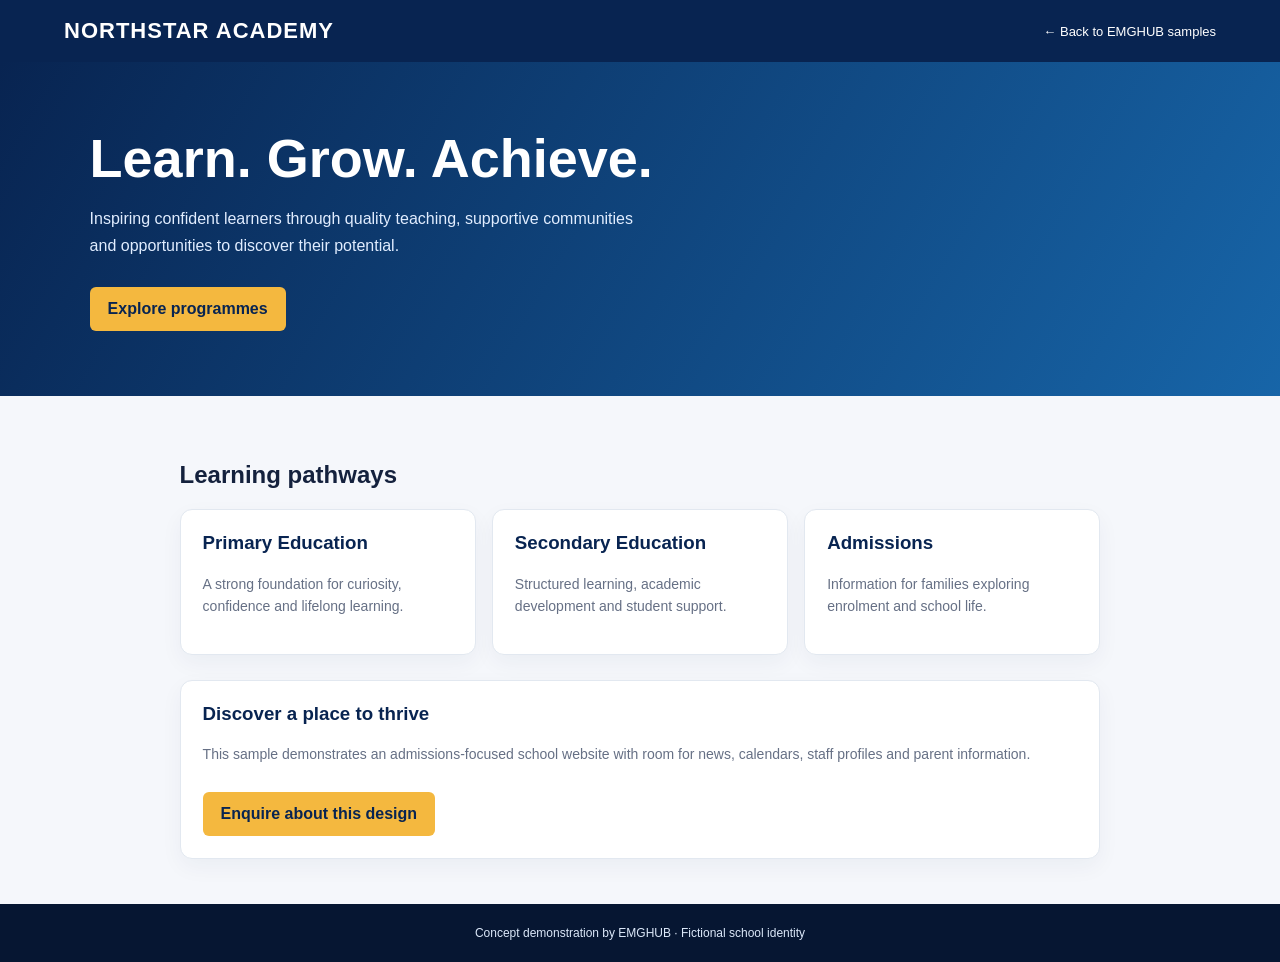
<file: demos/academy-website.html>
<!doctype html><html lang="en"><head><meta charset="utf-8"><meta name="viewport" content="width=device-width,initial-scale=1"><title>Northstar Academy | Website Concept</title><link rel="stylesheet" href="_demo.css"></head><body><header><b>NORTHSTAR ACADEMY</b><a href="../digital-portfolio.html">← Back to EMGHUB samples</a></header><section class="hero"><h1>Learn. Grow. Achieve.</h1><p>Inspiring confident learners through quality teaching, supportive communities and opportunities to discover their potential.</p><a class="btn" href="#programmes">Explore programmes</a></section><main class="content" id="programmes"><h2>Learning pathways</h2><div class="grid"><div class="box"><h3>Primary Education</h3><p>A strong foundation for curiosity, confidence and lifelong learning.</p></div><div class="box"><h3>Secondary Education</h3><p>Structured learning, academic development and student support.</p></div><div class="box"><h3>Admissions</h3><p>Information for families exploring enrolment and school life.</p></div></div><div class="box" style="margin-top:25px"><h3>Discover a place to thrive</h3><p>This sample demonstrates an admissions-focused school website with room for news, calendars, staff profiles and parent information.</p><a class="btn" href="mailto:EMGHUB1@gmail.com?subject=Education%20website%20demo%20enquiry">Enquire about this design</a></div></main><footer>Concept demonstration by EMGHUB · Fictional school identity</footer></body></html>
</file>
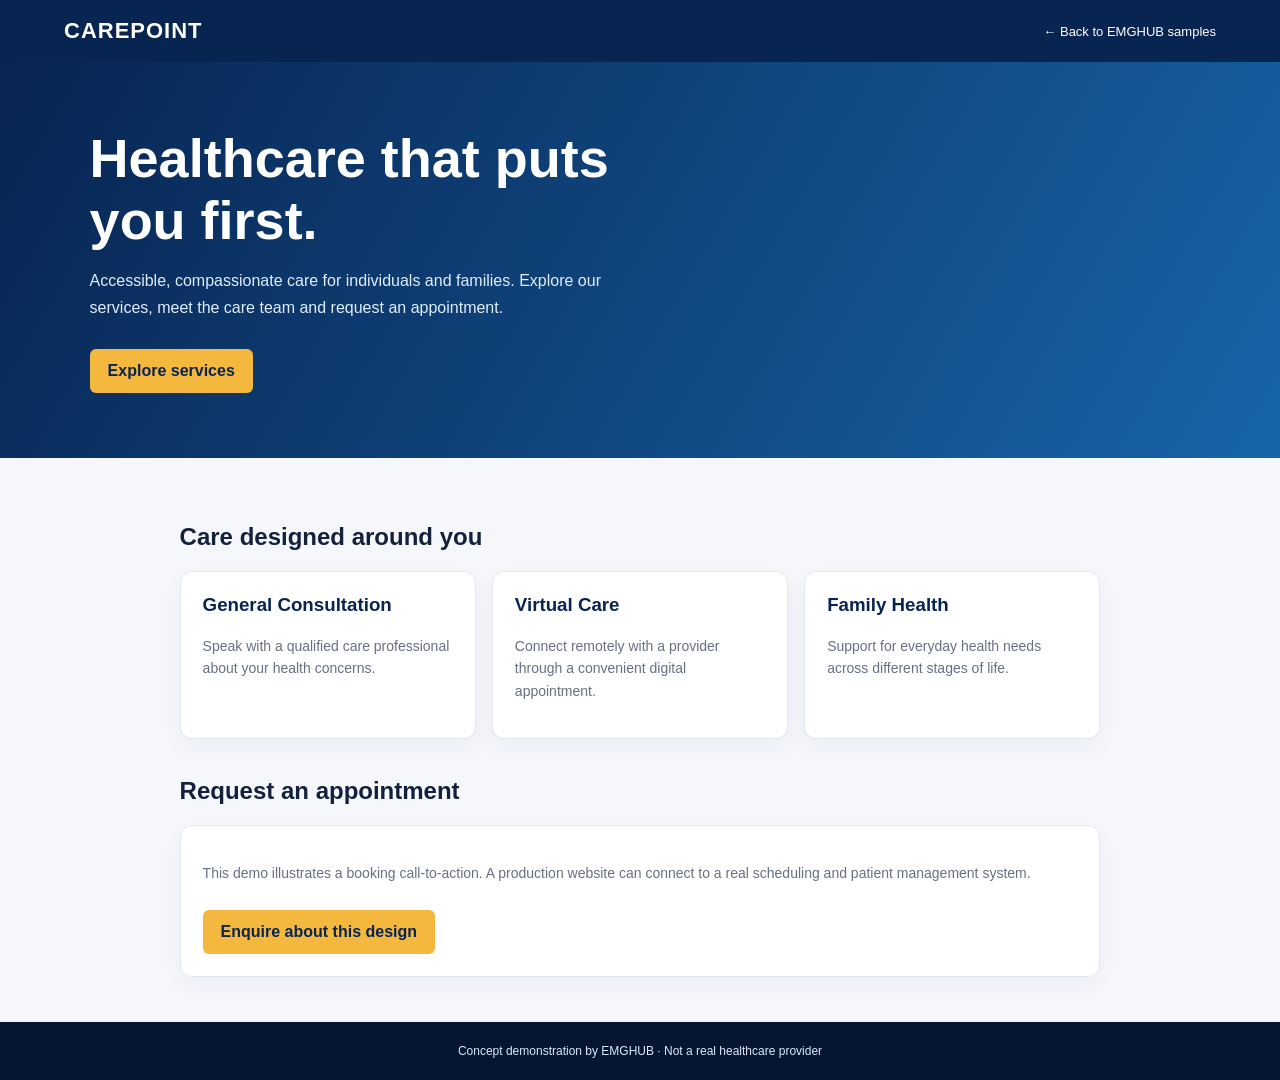
<file: demos/clinic-website.html>
<!doctype html><html lang="en"><head><meta charset="utf-8"><meta name="viewport" content="width=device-width,initial-scale=1"><title>CarePoint Clinic | Website Concept</title><link rel="stylesheet" href="_demo.css"></head><body><header><b>CAREPOINT</b><a href="../digital-portfolio.html">← Back to EMGHUB samples</a></header><section class="hero"><h1>Healthcare that puts you first.</h1><p>Accessible, compassionate care for individuals and families. Explore our services, meet the care team and request an appointment.</p><a class="btn" href="#services">Explore services</a></section><main class="content" id="services"><h2>Care designed around you</h2><div class="grid"><div class="box"><h3>General Consultation</h3><p>Speak with a qualified care professional about your health concerns.</p></div><div class="box"><h3>Virtual Care</h3><p>Connect remotely with a provider through a convenient digital appointment.</p></div><div class="box"><h3>Family Health</h3><p>Support for everyday health needs across different stages of life.</p></div></div><h2 style="margin-top:38px">Request an appointment</h2><div class="box"><p>This demo illustrates a booking call-to-action. A production website can connect to a real scheduling and patient management system.</p><a class="btn" href="mailto:EMGHUB1@gmail.com?subject=Clinic%20website%20demo%20enquiry">Enquire about this design</a></div></main><footer>Concept demonstration by EMGHUB · Not a real healthcare provider</footer></body></html>
</file>
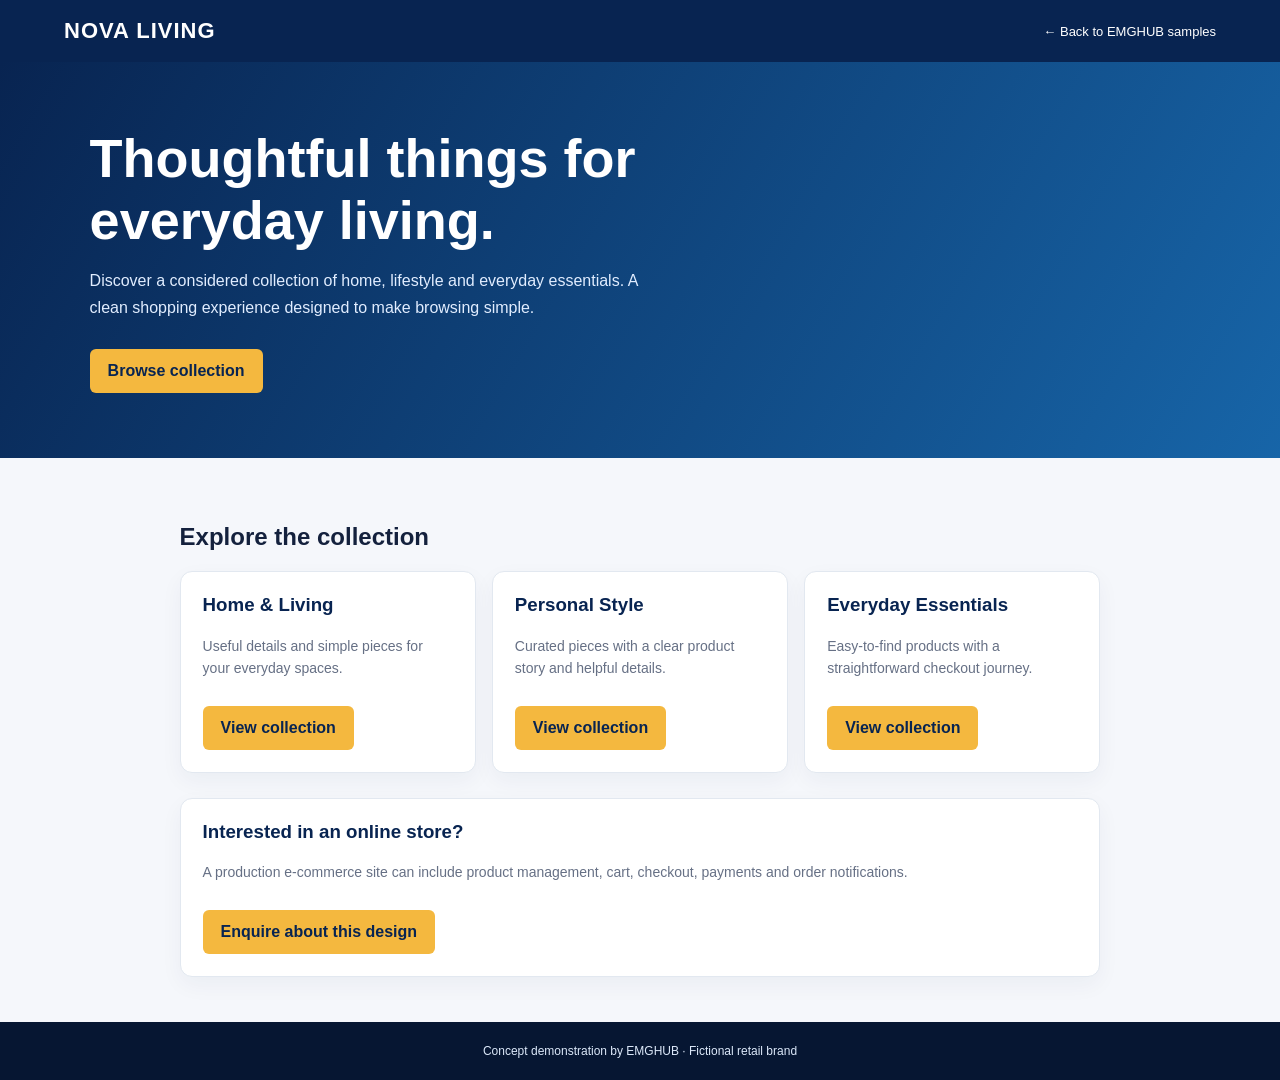
<file: demos/store-website.html>
<!doctype html><html lang="en"><head><meta charset="utf-8"><meta name="viewport" content="width=device-width,initial-scale=1"><title>Nova Living | E-commerce Website Concept</title><link rel="stylesheet" href="_demo.css"></head><body><header><b>NOVA LIVING</b><a href="../digital-portfolio.html">← Back to EMGHUB samples</a></header><section class="hero"><h1>Thoughtful things for everyday living.</h1><p>Discover a considered collection of home, lifestyle and everyday essentials. A clean shopping experience designed to make browsing simple.</p><a class="btn" href="#collection">Browse collection</a></section><main class="content" id="collection"><h2>Explore the collection</h2><div class="grid"><div class="box"><h3>Home &amp; Living</h3><p>Useful details and simple pieces for your everyday spaces.</p><a class="btn" href="#contact">View collection</a></div><div class="box"><h3>Personal Style</h3><p>Curated pieces with a clear product story and helpful details.</p><a class="btn" href="#contact">View collection</a></div><div class="box"><h3>Everyday Essentials</h3><p>Easy-to-find products with a straightforward checkout journey.</p><a class="btn" href="#contact">View collection</a></div></div><div class="box" id="contact" style="margin-top:25px"><h3>Interested in an online store?</h3><p>A production e-commerce site can include product management, cart, checkout, payments and order notifications.</p><a class="btn" href="mailto:EMGHUB1@gmail.com?subject=E-commerce%20website%20demo%20enquiry">Enquire about this design</a></div></main><footer>Concept demonstration by EMGHUB · Fictional retail brand</footer></body></html>
</file>
<file: demos/_demo.css>
*{box-sizing:border-box}body{margin:0;font-family:Arial,sans-serif;color:#14213d;background:#f5f7fb}header{background:#082451;color:#fff;padding:18px 5%;display:flex;justify-content:space-between;align-items:center}header b{font-size:22px;letter-spacing:1px}header a{color:#fff;text-decoration:none;font-size:13px}.hero{padding:65px 7%;background:linear-gradient(120deg,#082451,#1765a8);color:white}.hero h1{font-size:clamp(32px,5vw,54px);max-width:600px;margin:0 0 15px}.hero p{line-height:1.7;max-width:550px;color:#e1edff}.btn{display:inline-block;background:#f4b83f;color:#082451;padding:13px 18px;border-radius:6px;text-decoration:none;font-weight:bold;margin-top:12px}.content{padding:45px 7%;max-width:1100px;margin:auto}.grid{display:grid;grid-template-columns:repeat(3,1fr);gap:16px}.box{background:#fff;border:1px solid #e2e8f0;padding:22px;border-radius:12px;box-shadow:0 8px 22px #0b24510c}.box h3{margin-top:0;color:#082451}.box p{color:#667085;line-height:1.6;font-size:14px}footer{text-align:center;background:#061632;color:#dce8f9;padding:22px;font-size:12px}@media(max-width:700px){.grid{grid-template-columns:1fr}.hero{padding:45px 6%}}

/* Mobile compatibility */
*{box-sizing:border-box}html,body{max-width:100%;overflow-x:hidden}img{max-width:100%;height:auto}button,input,select,textarea{max-width:100%;font:inherit}@media(max-width:760px){header{padding:14px 5%;gap:12px;flex-wrap:wrap}header nav,header .nav,header .links{display:flex;flex:0 0 100%;gap:14px;overflow-x:auto;white-space:nowrap;padding:6px 0}header a{white-space:nowrap}.hero{padding:42px 6%}.hero h1{font-size:clamp(30px,8vw,44px)}.content{padding:32px 6%}.grid{grid-template-columns:1fr}.box{min-width:0}footer{padding:20px 6%;line-height:1.6}}
</file>
